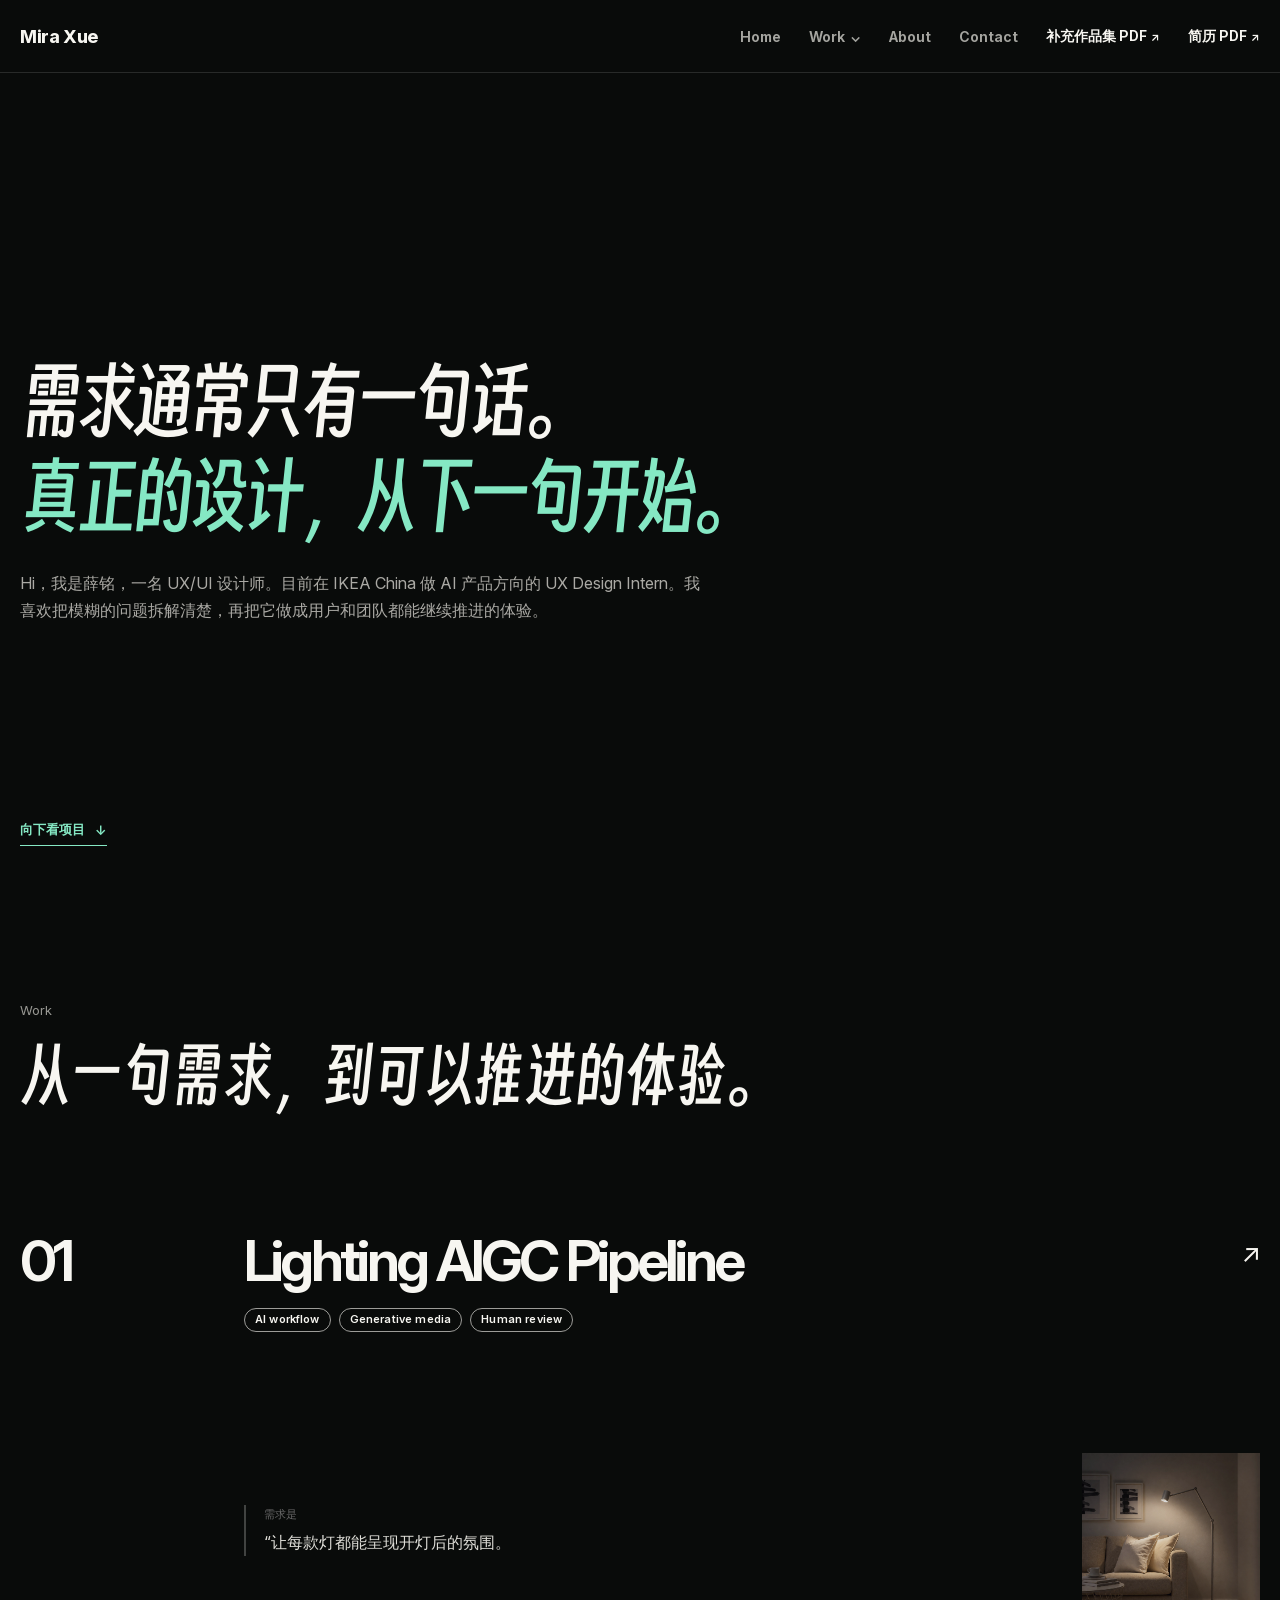
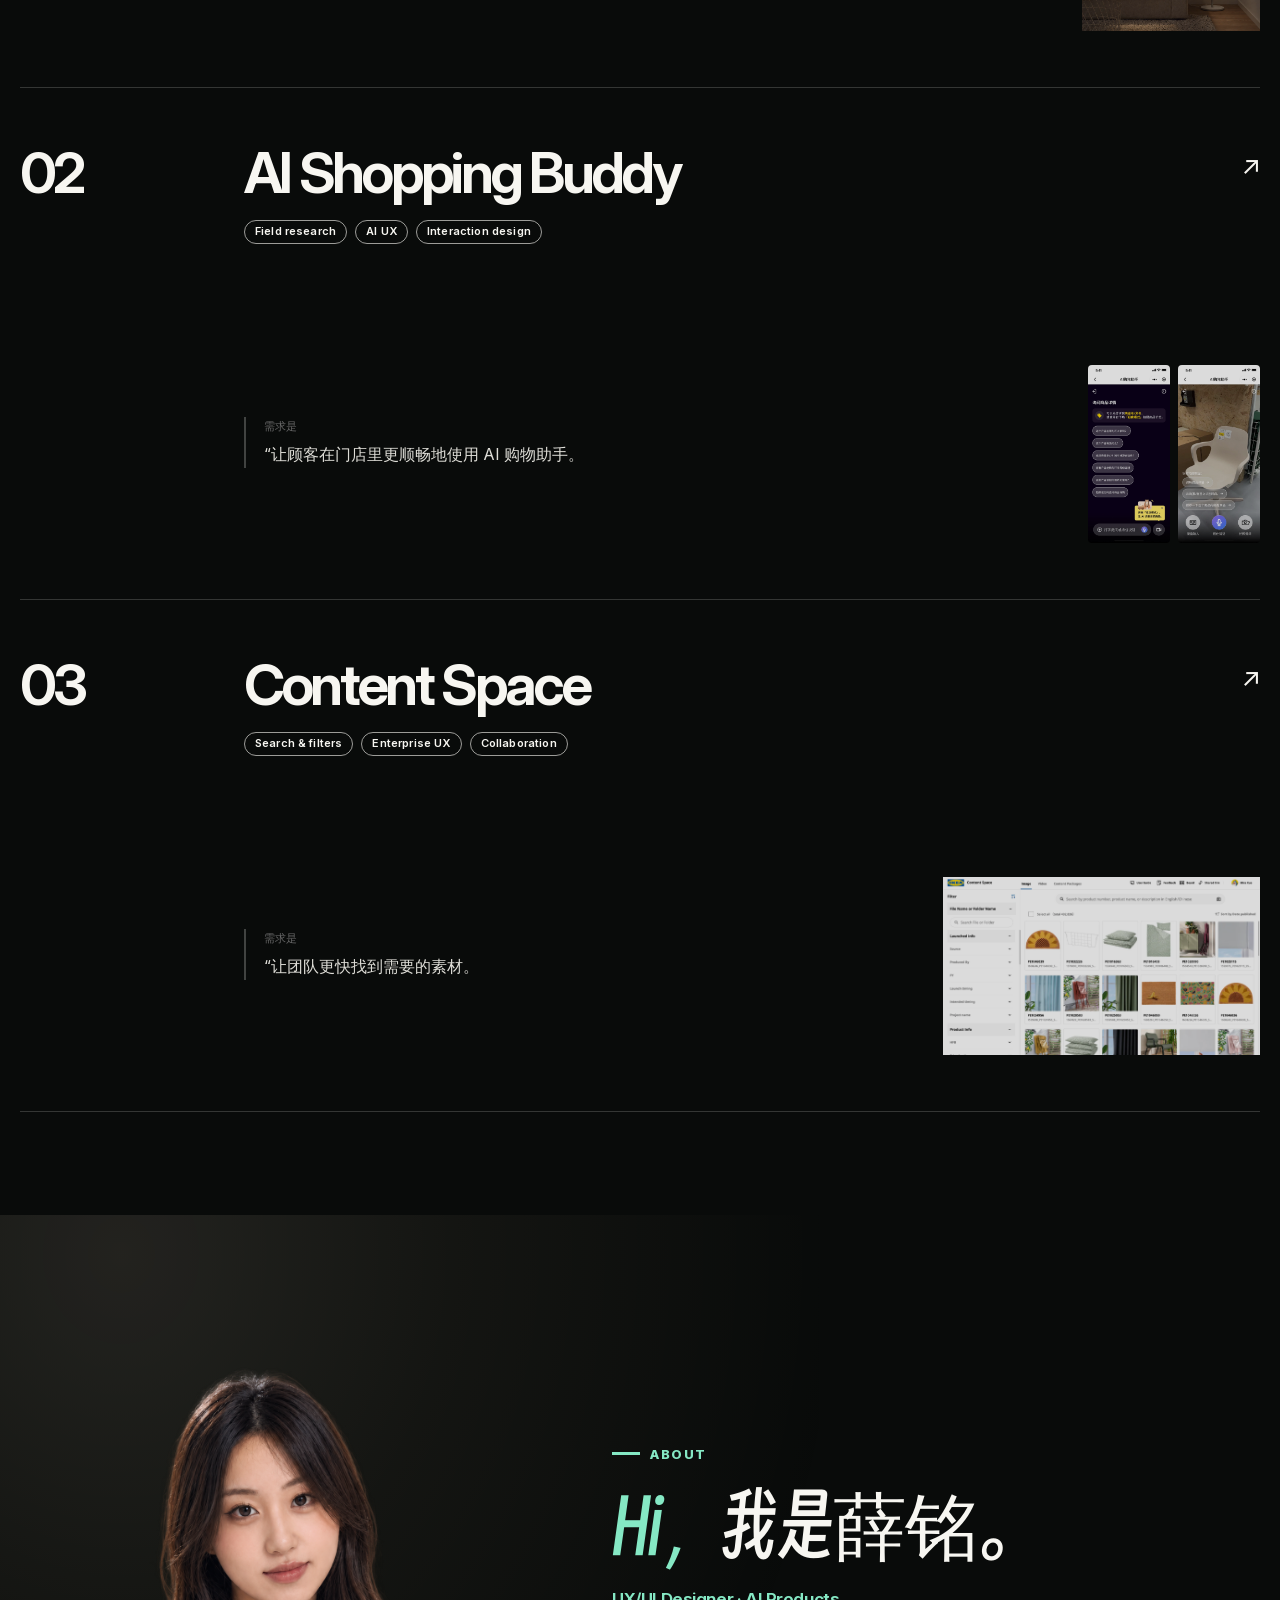
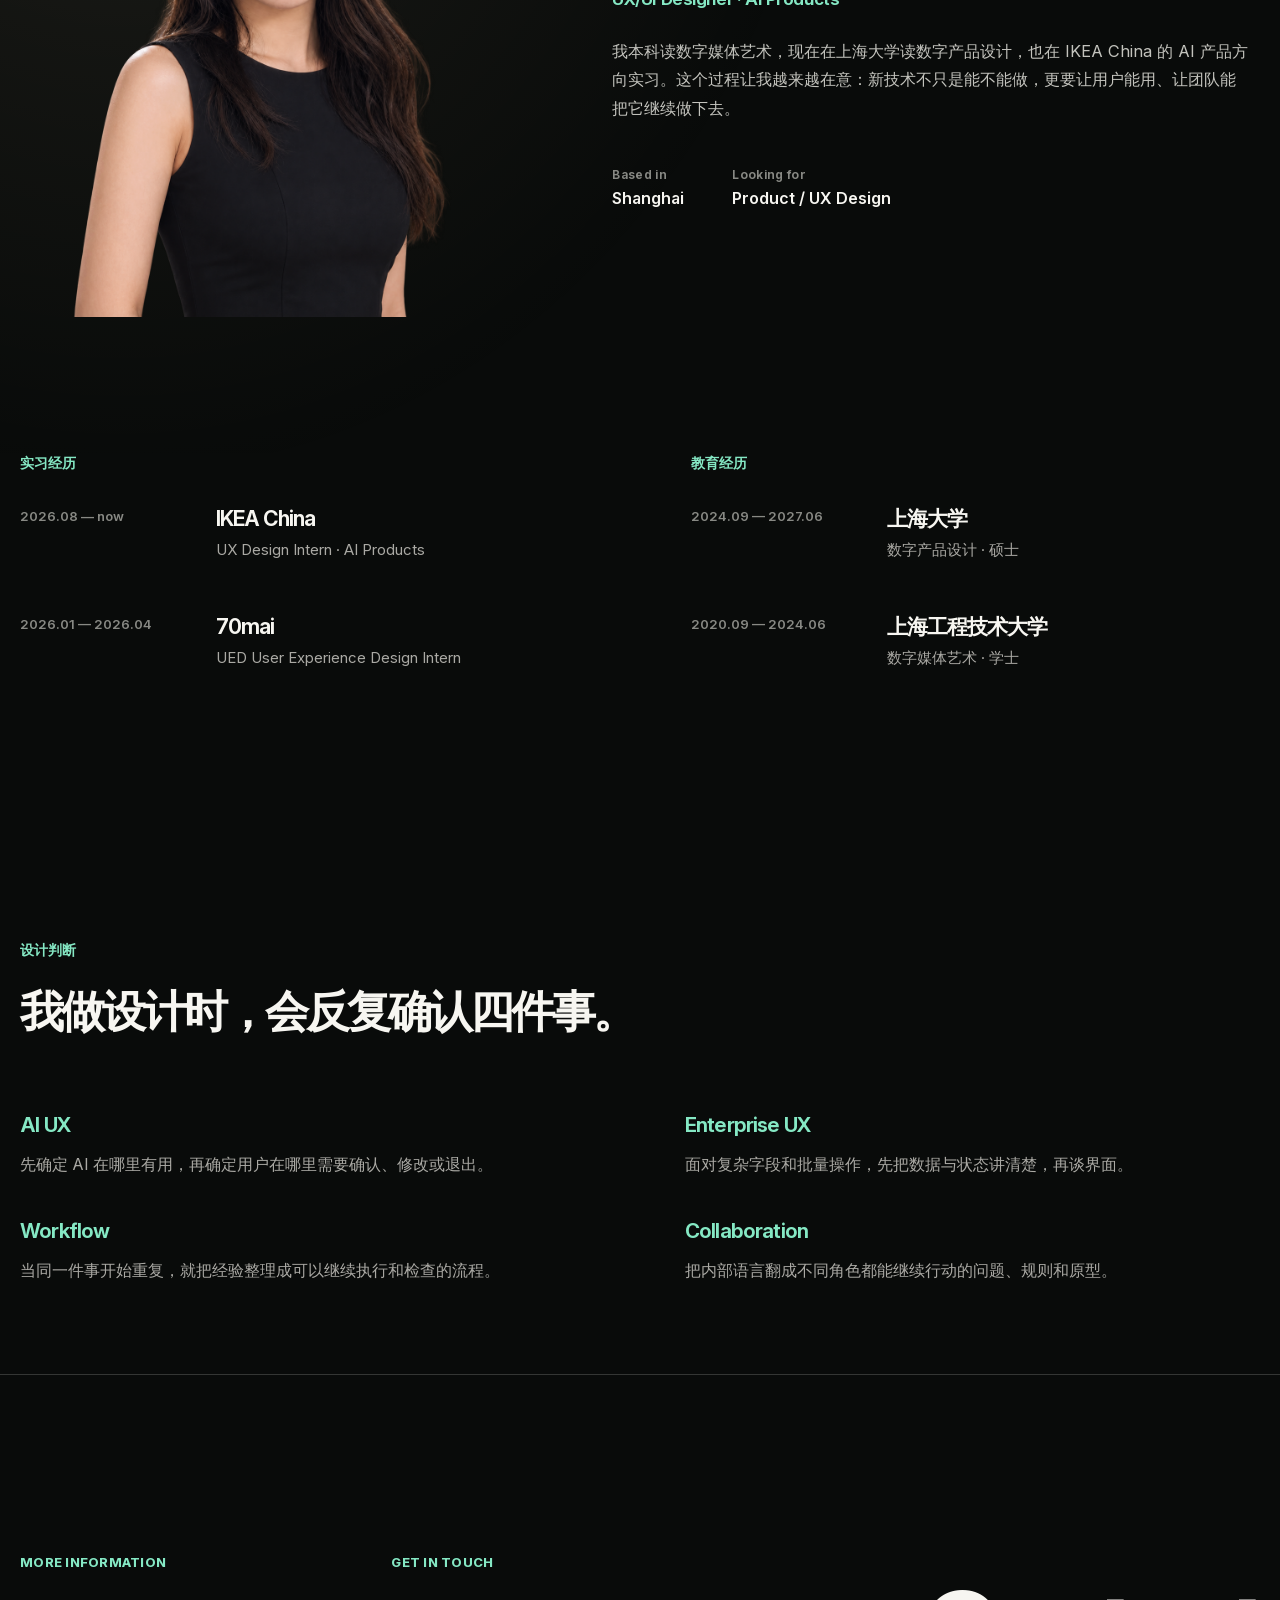
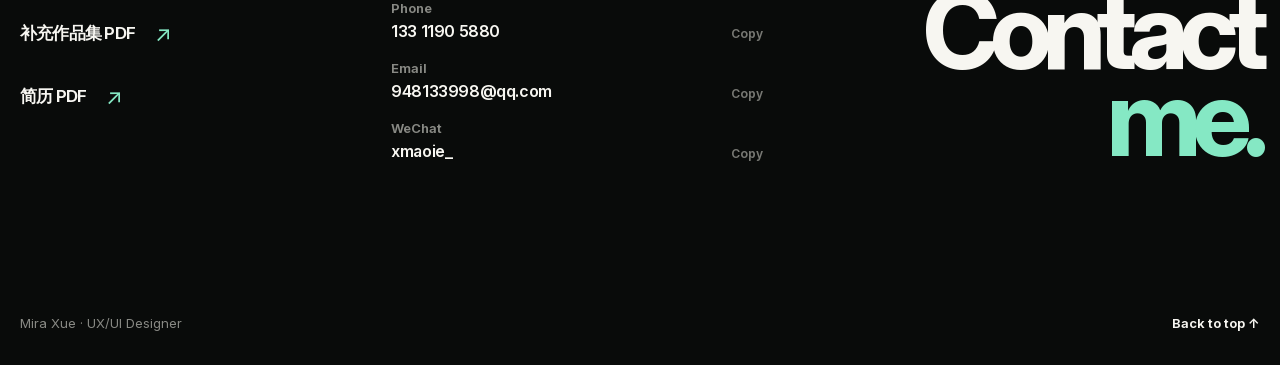
<file: index.html>
<!doctype html>
<html lang="zh-CN" class="home-scroll">
  <head>
    <meta charset="UTF-8" />
    <meta name="viewport" content="width=device-width, initial-scale=1.0" />
    <meta
      name="description"
      content="Mira Xue 的 IKEA AI 产品与 Enterprise UX 实习作品集。"
    />
    <title>Mira Xue · AI Product & Enterprise UX</title>
    <link
      rel="preload"
      href="assets/fonts/smiley-sans/SmileySans-Portfolio-Subset.woff2"
      as="font"
      type="font/woff2"
      crossorigin
    />
    <script>
      if (new URLSearchParams(window.location.search).get("heroFont") === "pingfang") {
        document.documentElement.dataset.heroFont = "pingfang";
      }
    </script>
    <link rel="stylesheet" href="styles.css?v=20261125-local2" />
  </head>
  <body class="home-page">
    <nav class="nav">
      <div class="shell nav-inner">
        <a class="brand" href="index.html">Mira Xue</a>
        <div class="nav-links">
          <a href="#home">Home</a>
          <div class="work-menu" data-work-menu>
            <button class="work-menu-trigger" type="button" aria-expanded="false" aria-controls="work-menu-list">Work <span aria-hidden="true">⌄</span></button>
            <div class="work-menu-list" id="work-menu-list" hidden>
              <a class="work-menu-all" href="#work">All Projects <span aria-hidden="true">↓</span></a>
              <a href="lighting.html"><span class="work-menu-number">01</span> Lighting AIGC Pipeline</a>
              <a href="shopping-buddy.html"><span class="work-menu-number">02</span> AI Shopping Buddy</a>
              <a href="content-space.html"><span class="work-menu-number">03</span> Content Space</a>
            </div>
          </div>
          <a href="#about">About</a>
          <a href="#contact">Contact</a>
          <a class="nav-resource" href="documents/profile/%E8%96%9B%E9%93%AD-%E8%A1%A5%E5%85%85%E4%BD%9C%E5%93%81%E9%9B%86-%E4%BA%A7%E5%93%81%E4%BD%93%E9%AA%8C%E8%AE%BE%E8%AE%A1.pdf" target="_blank" rel="noopener noreferrer" aria-label="查看补充作品集 PDF（在新标签页打开）">补充作品集 PDF</a>
          <a class="nav-resource" href="documents/profile/resume.pdf" target="_blank" rel="noopener noreferrer" aria-label="查看简历 PDF（在新标签页打开）">简历 PDF</a>
        </div>
      </div>
    </nav>

    <header class="hero" id="home">
      <div class="shell hero-layout">
        <div class="hero-copy">
          <div class="hero-main">
            <h1 class="fade-up">
              <span>需求通常只有一句话。</span>
              <em>真正的设计，从下一句开始。</em>
            </h1>
            <p class="hero-intro fade-up">
              Hi，我是薛铭，一名 UX/UI 设计师。目前在 IKEA China 做 AI 产品方向的 UX Design Intern。我喜欢把模糊的问题拆解清楚，再把它做成用户和团队都能继续推进的体验。
            </p>
          </div>

          <div class="hero-footer fade-up">
            <a class="hero-scroll" href="#work">
              <span>向下看项目</span>
              <span aria-hidden="true">↓</span>
            </a>
          </div>
        </div>

      </div>
    </header>

    <main>
      <section class="section soft" id="work">
        <div class="shell">
          <div class="section-head fade-up">
            <div>
              <p class="work-kicker">Work</p>
              <h2 class="section-title">从一句需求，到可以推进的体验。</h2>
            </div>
          </div>

          <div class="project-index">
            <a class="project-row project-row-lighting fade-up" href="lighting.html">
              <div class="project-row-copy">
                <span class="project-number">01</span>
                <div>
                  <h3>Lighting AIGC Pipeline</h3>
                  <ul class="project-tags" aria-label="项目标签">
                    <li>AI workflow</li>
                    <li>Generative media</li>
                    <li>Human review</li>
                  </ul>
                  <div class="project-story">
                    <p class="project-brief"><span>需求是</span><q>让每款灯都能呈现开灯后的氛围。</q></p>
                    <p class="project-answer"><span>真正要设计的是</span><b>一套能支持重复生产、人工审核与取舍的工作流。</b></p>
                  </div>
                </div>
                <span class="project-open" aria-hidden="true">↗</span>
              </div>
              <figure class="project-row-media lighting-index-media">
                <img src="assets/lighting/night-on-optimized.jpg" alt="灯具夜间开灯场景" decoding="async" loading="lazy" />
                <figcaption>Day / night states</figcaption>
              </figure>
            </a>

            <a class="project-row project-row-shopping fade-up" href="shopping-buddy.html">
              <figure class="project-row-media shopping-index-media">
                <img src="assets/shopping/design/shopping-questions-cover.jpg" alt="AI 购物助手的商品提问引导界面" decoding="async" loading="lazy" />
                <img src="assets/shopping/design/shopping-cover.jpg" alt="AI 购物助手在门店中提供商品提问建议的界面" decoding="async" loading="lazy" />
                <figcaption>In-store AI experience</figcaption>
              </figure>
              <div class="project-row-copy">
                <span class="project-number">02</span>
                <div>
                  <h3>AI Shopping Buddy</h3>
                  <ul class="project-tags" aria-label="项目标签">
                    <li>Field research</li>
                    <li>AI UX</li>
                    <li>Interaction design</li>
                  </ul>
                  <div class="project-story">
                    <p class="project-brief"><span>需求是</span><q>让顾客在门店里更顺畅地使用 AI 购物助手。</q></p>
                    <p class="project-answer"><span>真正要设计的是</span><b>从门店观察出发，完善提问引导、商品识别和找货体验。</b></p>
                  </div>
                </div>
                <span class="project-open" aria-hidden="true">↗</span>
              </div>
            </a>

            <a class="project-row project-row-content fade-up" href="content-space.html">
              <div class="project-row-copy">
                <span class="project-number">03</span>
                <div>
                  <h3>Content Space</h3>
                  <ul class="project-tags" aria-label="项目标签">
                    <li>Search &amp; filters</li>
                    <li>Enterprise UX</li>
                    <li>Collaboration</li>
                  </ul>
                  <div class="project-story">
                    <p class="project-brief"><span>需求是</span><q>让团队更快找到需要的素材。</q></p>
                    <p class="project-answer"><span>真正要设计的是</span><b>让高频筛选更容易找到，也让内容协作中的状态清晰可追溯。</b></p>
                  </div>
                </div>
                <span class="project-open" aria-hidden="true">↗</span>
              </div>
              <figure class="project-row-media project-row-media-ui">
                <img src="assets/content-space/gallery-overview.webp" alt="Content Space Gallery 界面" decoding="async" loading="lazy" />
                <figcaption>Search · collaboration</figcaption>
              </figure>
            </a>
          </div>
        </div>
      </section>

      <section class="section blue" id="practice" hidden>
        <div class="shell">
          <div class="section-head fade-up">
            <div>
              <p class="eyebrow" style="color: var(--yellow)">Practice</p>
              <h2 class="section-title">会后反复找资料，也是一种可以被设计的问题。</h2>
            </div>
            <p class="section-copy">这些实践从自己的重复工作开始：会议结束后还要翻录音、找项目背景，AI 生成了内容却没有留下可靠证据。</p>
          </div>

          <div class="practice-stack">
            <article class="practice-story fade-up">
              <p class="eyebrow">Meeting Workbench</p>
              <div>
                <h3>真正麻烦的不是开会，是会后重新拼上下文。</h3>
                <p>
                  录音、转写、相关项目和下一步原本散在不同地方。工作台先只串起一条具体链路：
                  记录会议，补回项目上下文，再把结论变成可以继续跟进的事项。
                </p>
              </div>
              <span class="practice-status">可运行原型</span>
            </article>

            <article class="practice-story fade-up">
              <p class="eyebrow">Agent Workloop</p>
              <div>
                <h3>AI 可以整理和执行，但不能替我决定什么值得相信。</h3>
                <p>
                  项目上下文、Evidence Log 和 Skill 负责保留事实与规则；
                  Agent 处理查找和重复执行，我保留问题定义、异常判断和最终发布。
                </p>
              </div>
              <span class="practice-status">持续使用中</span>
            </article>
          </div>
        </div>
      </section>

      <section class="section soft" id="about" data-light-reveal>
        <div class="shell about-profile">
          <figure class="about-portrait fade-up">
            <img src="assets/profile/ming-xue-portrait-cutout.png" alt="薛铭的个人肖像" decoding="async" loading="lazy" />
          </figure>

          <div class="about-profile-main fade-up">
            <p class="eyebrow">About</p>
            <h2><span>Hi，</span>我是薛铭。</h2>
            <p class="about-role">UX/UI Designer · AI Products</p>
            <p class="about-bio">
              我本科读数字媒体艺术，现在在上海大学读数字产品设计，也在 IKEA China 的 AI 产品方向实习。这个过程让我越来越在意：新技术不只是能不能做，更要让用户能用、让团队能把它继续做下去。
            </p>
            <dl class="about-facts">
              <div>
                <dt>Based in</dt>
                <dd>Shanghai</dd>
              </div>
              <div>
                <dt>Looking for</dt>
                <dd>Product / UX Design</dd>
              </div>
            </dl>
          </div>

          <div class="about-history">
            <section class="about-history-group fade-up" aria-labelledby="experience-heading">
              <p class="about-history-label" id="experience-heading">实习经历</p>
              <ol class="about-history-list">
                <li>
                  <time datetime="2026-08">2026.08 — now</time>
                  <div>
                    <h3>IKEA China</h3>
                    <p>UX Design Intern · AI Products</p>
                  </div>
                </li>
                <li>
                  <time datetime="2026-01">2026.01 — 2026.04</time>
                  <div>
                    <h3>70mai</h3>
                    <p>UED User Experience Design Intern</p>
                  </div>
                </li>
              </ol>
            </section>

            <section class="about-history-group fade-up" aria-labelledby="education-heading">
              <p class="about-history-label" id="education-heading">教育经历</p>
              <ol class="about-history-list">
                <li>
                  <time datetime="2024-09">2024.09 — 2027.06</time>
                  <div>
                    <h3>上海大学</h3>
                    <p>数字产品设计 · 硕士</p>
                  </div>
                </li>
                <li>
                  <time datetime="2020-09">2020.09 — 2024.06</time>
                  <div>
                    <h3>上海工程技术大学</h3>
                    <p>数字媒体艺术 · 学士</p>
                  </div>
                </li>
              </ol>
            </section>
          </div>

          <section class="about-principles fade-up" aria-labelledby="principles-heading">
            <p class="about-history-label" id="principles-heading">设计判断</p>
            <h3>我做设计时，会反复确认四件事。</h3>
            <div class="about-principles-grid">
              <article>
                <strong>AI UX</strong>
                <p>先确定 AI 在哪里有用，再确定用户在哪里需要确认、修改或退出。</p>
              </article>
              <article>
                <strong>Enterprise UX</strong>
                <p>面对复杂字段和批量操作，先把数据与状态讲清楚，再谈界面。</p>
              </article>
              <article>
                <strong>Workflow</strong>
                <p>当同一件事开始重复，就把经验整理成可以继续执行和检查的流程。</p>
              </article>
              <article>
                <strong>Collaboration</strong>
                <p>把内部语言翻成不同角色都能继续行动的问题、规则和原型。</p>
              </article>
            </div>
          </section>
        </div>
      </section>
    </main>

    <footer class="footer" id="contact">
      <div class="shell footer-content">
        <section class="footer-column footer-information" aria-labelledby="more-information-title">
          <p class="footer-eyebrow" id="more-information-title">More information</p>
          <nav class="footer-documents" aria-label="资料下载">
            <a href="documents/profile/%E8%96%9B%E9%93%AD-%E8%A1%A5%E5%85%85%E4%BD%9C%E5%93%81%E9%9B%86-%E4%BA%A7%E5%93%81%E4%BD%93%E9%AA%8C%E8%AE%BE%E8%AE%A1.pdf" target="_blank" rel="noopener noreferrer">
              <span>补充作品集 PDF</span>
              <i aria-hidden="true">↗</i>
            </a>
            <a href="documents/profile/resume.pdf" target="_blank" rel="noopener noreferrer">
              <span>简历 PDF</span>
              <i aria-hidden="true">↗</i>
            </a>
          </nav>
        </section>

        <address class="footer-column footer-get-in-touch">
          <p class="footer-eyebrow">Get in touch</p>
          <div class="footer-contacts">
          <button class="footer-contact-copy" type="button" data-copy="13311905880" aria-label="复制手机号码 133 1190 5880">
            <span>Phone</span>
            <strong>133 1190 5880</strong>
            <i aria-hidden="true" data-copy-status>Copy</i>
          </button>
          <button class="footer-contact-copy" type="button" data-copy="948133998@qq.com" aria-label="复制邮箱 948133998@qq.com">
            <span>Email</span>
            <strong>948133998@qq.com</strong>
            <i aria-hidden="true" data-copy-status>Copy</i>
          </button>
          <button class="footer-contact-copy" type="button" data-copy="xmaoie_" aria-label="复制微信号 xmaoie_">
            <span>WeChat</span>
            <strong>xmaoie_</strong>
            <i aria-hidden="true" data-copy-status>Copy</i>
          </button>
          </div>
        </address>

        <div class="footer-statement" aria-label="Contact me">
          <h2><span>Contact</span><span>me.</span></h2>
        </div>

        <div class="footer-meta">
          <span>Mira Xue · UX/UI Designer</span>
          <a href="#home">Back to top ↑</a>
        </div>
      </div>
    </footer>
    <script src="main.js?v=20261125-local2"></script>
  </body>
</html>
</file>
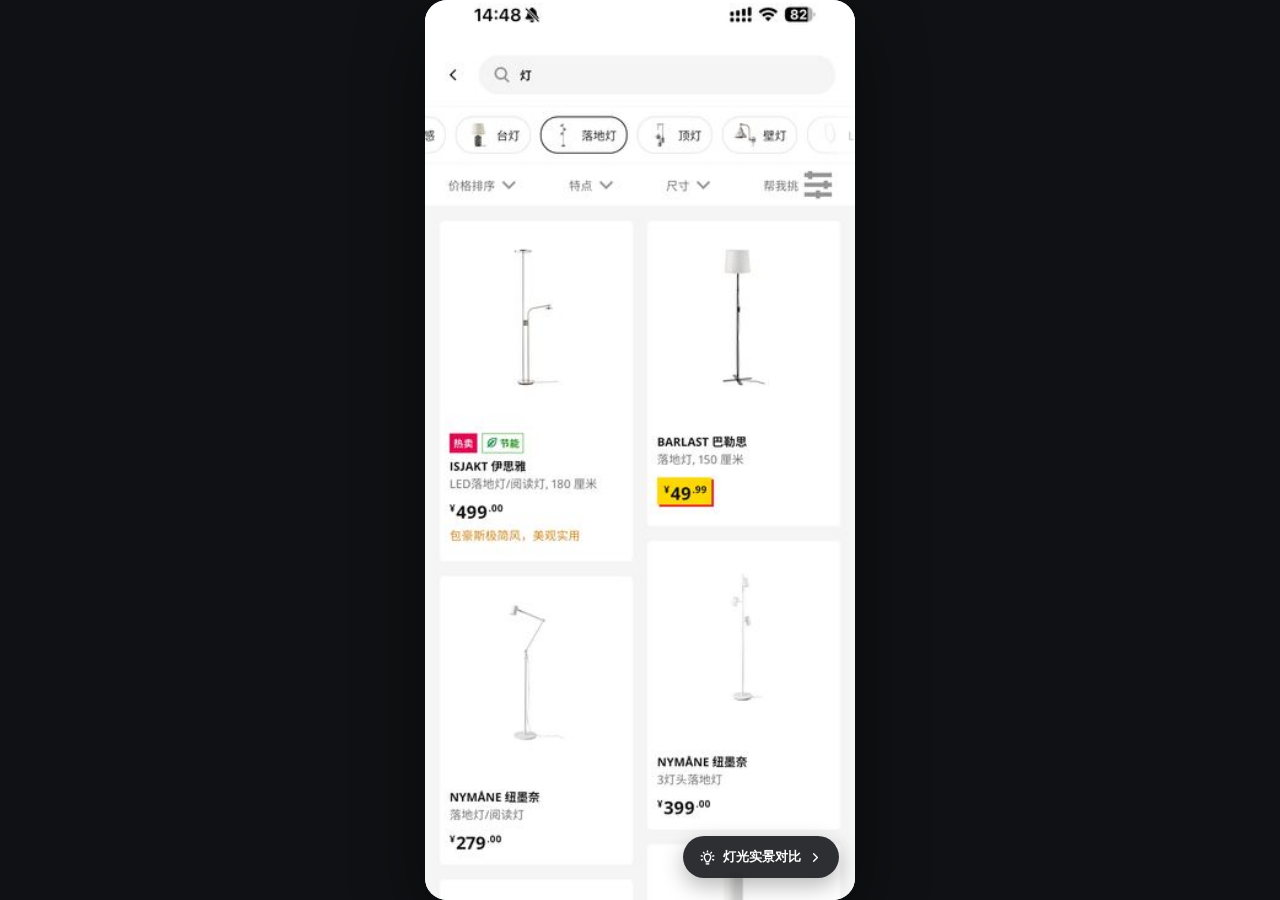
<file: demos/lighting/index.html>
<!DOCTYPE html>
<html lang="zh-CN" data-page-node-id="zxvU6IY2RfWvYJqFg109gv">
<head data-page-node-id="UwTJm0FZI11CjmyKO7BxGW">
<meta charset="UTF-8" data-page-node-id="6sMzGxuCZdis2Hr7qnBzpM">
<meta name="viewport" content="width=device-width, initial-scale=1.0, viewport-fit=cover" data-page-node-id="K6vFR3BdGA2wCUTnQAIcyX">
<title>IKEA 落地灯 · 灯光实景对比</title>
<link rel="stylesheet" href="css/style-night-off-first.css?v=20261010-9" data-page-node-id="ZNF41VHltuzGm7Gbo3FrqX">
<style>
  .empty-state { grid-column: 1 / -1; margin: 24px auto; padding: 28px 18px; color: #777; font-size: 15px; text-align: center; }
</style>
</head>
<body data-page-node-id="mcjIFHdpg2k539excWmQCt">

<div class="app" id="app" data-view="plp" data-page-node-id="gEpogOz8lrdQEm0faKnHM6">

  <!-- ============ 视图 1：入口 PLP（直接放用户提供的截图） ============ -->
  <section class="view active" id="viewPlp" data-page-node-id="xCc8o3vPQjnPqTU8XiUdSH">
    <div class="plp-bg-wrap" data-page-node-id="PEvgMWGYyRbHDtfB1tnzz8">
      <img class="plp-bg" src="assets/plp-screenshot-top-mobile.jpg" alt="IKEA 落地灯 PLP" data-page-node-id="PKdgxqTvjT2PHAcVfAUo0L">
    </div>
  </section>

  <!-- 悬浮入口：进入灯光实景对比模式 -->
  <button class="fab" id="fabEnter" data-page-node-id="3NP6psZmBneWxzJRZRMSxS">
    <span class="fab-ic" data-page-node-id="aDkM5tMFOTR5WLC67HOr5l">
      <svg viewBox="0 0 24 24" width="17" height="17" fill="none" xmlns="http://www.w3.org/2000/svg" data-page-node-id="k0MDt3SHZ2Epokm5q4VxOR">
        <path d="M9.50015 19.999H14.5002V21.999H9.50015V19.999Z" fill="currentColor" data-page-node-id="L2QAzWtolQz7BH9hPmNYDi"/>
        <path fill-rule="evenodd" clip-rule="evenodd" d="M9.51856 8.93091C8.92184 9.5163 8.50024 10.4244 8.50024 11.7133C8.50024 12.6067 8.89138 13.4794 9.48026 14.4846C9.60127 14.6911 9.73496 14.909 9.8739 15.1354C10.23 15.7158 10.6206 16.3524 10.921 16.999H13.0684C13.3712 16.3281 13.7758 15.6715 14.1419 15.0774C14.2695 14.8703 14.3925 14.6708 14.5048 14.4809C15.1022 13.471 15.5002 12.6017 15.5002 11.7133C15.5002 10.4244 15.0787 9.5163 14.4819 8.93091C13.8791 8.33954 13.0175 7.999 12.0002 7.999C10.9829 7.999 10.1214 8.33954 9.51856 8.93091ZM8.11797 7.5032C9.14383 6.49682 10.5323 5.999 12.0002 5.999C13.4682 5.999 14.8567 6.49682 15.8825 7.5032C16.9145 8.51556 17.5002 9.96458 17.5002 11.7133C17.5002 13.182 16.8436 14.4556 16.2262 15.4992C16.066 15.7699 15.9111 16.0224 15.7642 16.2618C15.297 17.0233 14.9116 17.6515 14.7026 18.304L14.48 18.999H9.53656L9.30456 18.3241C9.08272 17.6787 8.70583 17.0628 8.25647 16.3284C8.09707 16.0679 7.92856 15.7925 7.75461 15.4956C7.14036 14.4471 6.50024 13.177 6.50024 11.7133C6.50024 9.96458 7.08601 8.51556 8.11797 7.5032Z" fill="currentColor" data-page-node-id="Nes6ZwROjUJFdJATCBr4pG"/>
        <path d="M3.04352 16.453L5.94386 15.5129C5.61056 14.9395 5.35635 14.3145 5.19616 13.6528L2.33578 14.5799C2.50967 15.233 2.74799 15.8597 3.04352 16.453Z" fill="currentColor" data-page-node-id="UIAn2oGGU3GGtP8ARmGuZf"/>
        <path d="M2.13452 10.3546L5.03499 11.2947C5.10323 10.6126 5.26939 9.95937 5.51921 9.34924L2.65888 8.42212C2.42237 9.0392 2.24525 9.6857 2.13452 10.3546Z" fill="currentColor" data-page-node-id="FdNIln8GvhLTLKfyOCwKOu"/>
        <path d="M5.1179 4.74465L6.90375 7.20106C7.36207 6.71454 7.88927 6.29365 8.46979 5.95397L6.69933 3.51872C6.13137 3.87443 5.6017 4.2856 5.1179 4.74465Z" fill="currentColor" data-page-node-id="zWT95hsDEU8qO7JIlD4R0e"/>
        <path d="M10.9899 2.05034V5.0723C11.6428 4.97795 12.3364 4.97693 12.9899 5.06944V2.04837C12.3319 1.9837 11.6475 1.98439 10.9899 2.05034Z" fill="currentColor" data-page-node-id="7potkdcgeAA3fVXfGMz7Jc"/>
        <path d="M17.2867 3.51024L15.516 5.9458C16.0973 6.28412 16.6254 6.70376 17.0848 7.18913L18.87 4.73357C18.3855 4.27533 17.8552 3.86502 17.2867 3.51024Z" fill="currentColor" data-page-node-id="gAfG82CGUCMNdt8bfGLSNm"/>
        <path d="M21.3385 8.41637L18.4782 9.34348C18.7286 9.95338 18.8953 10.6064 18.9642 11.2884L21.8641 10.3485C21.7529 9.67967 21.5754 9.03331 21.3385 8.41637Z" fill="currentColor" data-page-node-id="OMc4znTmPMJqshYEWlHfW9"/>
        <path d="M21.6622 14.5859L18.8022 13.6588C18.6414 14.3204 18.3866 14.9453 18.0528 15.5184L20.9533 16.4585C21.2492 15.8654 21.4879 15.2388 21.6622 14.5859Z" fill="currentColor" data-page-node-id="BtvUXX9SZFsGPtjXOS9k9I"/>
      </svg>
    </span>
    <span class="fab-txt" data-page-node-id="B01h8G5WYm8hJ0B9EnB7ZB">灯光实景对比</span>
    <svg viewBox="0 0 24 24" width="15" height="15" fill="none" data-page-node-id="wEBjSmT8a6FMUhegW8UoFE"><path d="M9 6l6 6-6 6" stroke="currentColor" stroke-width="2.2" stroke-linecap="round" stroke-linejoin="round" data-page-node-id="3mVsxIesUx4AeU4VFVnPp1"/></svg>
  </button>

  <!-- ============ 视图 2：灯光实景对比模式 ============ -->
  <section class="view" id="viewCompare" data-page-node-id="kCvWGUxd06gylA9kk38T9E">
    <div class="ios-status-bar" aria-label="iOS 状态栏">
      <img class="ios-status-bar-svg" src="assets/ios-status-bar.svg" alt="" aria-hidden="true">
    </div>
    <div class="cmp-top" data-page-node-id="CMPPZzkchP77QEAx3wUywU">
      <button class="back-btn" id="btnBack" aria-label="返回" data-page-node-id="UB9vNSmOx5PZUFCoxLSZyz">
        <svg viewBox="0 0 24 24" width="22" height="22" data-page-node-id="9mo1nc6gKf3r6GjGaPP6Pw"><path d="M15 5l-7 7 7 7" fill="none" stroke="currentColor" stroke-width="2.2" stroke-linecap="round" stroke-linejoin="round" data-page-node-id="tOcT8ZR4xYOxbNABbQD9oJ"/></svg>
      </button>
      <div class="cmp-title" data-page-node-id="BrM5GvvR7OAbQbmkH02XND">
        <strong data-page-node-id="18hUMaeemiGiPVVFt7epXf">灯光实景对比</strong>
      </div>
      <span class="cmp-spacer" data-page-node-id="RPPsuvzkaI1mbP8qVrTL4J"></span>
    </div>

    <!-- 控制条：左 Day/Night · 右 Light On/Off -->
    <div class="ctlbar" data-page-node-id="2GLzjpgLNpa71V8GmOhqwx">
      <div class="sw-group" data-page-node-id="tWq6cjrJbRDUScAtT5QcTU">
        <button class="sw" id="swMode" data-v="day" aria-label="Day / Night 切换" data-page-node-id="3vDiOeucFyIf5N9odPCVXH">
          <svg class="sw-svg" viewBox="0 0 105 32" aria-hidden="true" data-page-node-id="wwzLVFFpH2mZNSA3K9U2Pr">
            <rect class="sw-rail" x="0" y="0" width="105" height="32" rx="16" data-page-node-id="FqdN05vZ9xFxFxLD766eoz"/>
            <g class="sw-pill" data-page-node-id="IeLslma453OFwYBOTKR2Mw"><rect x="2" y="2" width="48" height="28" rx="14" data-page-node-id="xwp9ufcPfM733qL0GfVeGt"/></g>
            <!-- 左：夜间（月亮） -->
            <path class="i-l" fill-rule="evenodd" d="M25.8545 8L25.6114 9.25479C25.2284 11.2327 25.7545 13.3201 27.2087 14.778C28.6697 16.2429 30.7634 16.7674 32.7422 16.3728L34 16.1219L33.7778 17.3849C33.5062 18.9289 32.7735 20.4085 31.582 21.6001C28.5204 24.6619 23.3496 24.8777 20.236 21.7638C17.1225 18.65 17.3381 13.479 20.3997 10.4173C21.5864 9.23045 23.0588 8.49873 24.5961 8.22449L25.8545 8ZM23.7396 10.2802C22.9754 10.5802 22.259 11.039 21.6404 11.6576C19.2114 14.0869 19.0997 18.1461 21.4768 20.5234C23.8537 22.9005 27.9123 22.7889 30.3412 20.3597C30.9627 19.7382 31.423 19.0179 31.7228 18.2494C29.6439 18.3146 27.5402 17.5948 25.9663 16.0168C24.4007 14.4471 23.6828 12.3524 23.7396 10.2802Z" data-page-node-id="v6ifm0wHpj6K0DQA54r2hp"/>
            <!-- 右：白天（太阳） -->
            <g class="i-r" data-page-node-id="CA6SwMGB1wjGJYkb6ZO0Ja">
              <path d="M78 10V6H80V10H78Z" data-page-node-id="xQwlPc5TiaYEjCIBZ7yQP5"/>
              <path fill-rule="evenodd" d="M75 16C75 13.7909 76.7909 12 79 12C81.2091 12 83 13.7909 83 16C83 18.2091 81.2091 20 79 20C76.7909 20 75 18.2091 75 16ZM79 14C77.8954 14 77 14.8954 77 16C77 17.1046 77.8954 18 79 18C80.1046 18 81 17.1046 81 16C81 14.8954 80.1046 14 79 14Z" data-page-node-id="HC60MRHuHazq2jJJlQYlzE"/>
              <path d="M78 22V26H80V22H78Z" data-page-node-id="KZiO0ndZSsQOGJUkOVfd4E"/>
              <path d="M73 17H69V15H73V17Z" data-page-node-id="0APlDbuLTbFzG0ybD6KBEJ"/>
              <path d="M85 17H89V15H85V17Z" data-page-node-id="GjL8WS2G2m5HTKbWN2EsB5"/>
              <path d="M82.293 11.2927L85.293 8.29272L86.7072 9.70694L83.7072 12.7069L82.293 11.2927Z" data-page-node-id="tYkqcwfk3qhu49mEA9t11B"/>
              <path d="M74.293 19.2927L71.293 22.2927L72.7072 23.7069L75.7072 20.7069L74.293 19.2927Z" data-page-node-id="03GDxZMdTpYaIdbPMVRx9Q"/>
              <path d="M74.293 12.7069L71.293 9.70694L72.7072 8.29272L75.7072 11.2927L74.293 12.7069Z" data-page-node-id="p36pfnE90cltcOGVZUxpJX"/>
              <path d="M82.293 20.7069L85.293 23.7069L86.7072 22.2927L83.7072 19.2927L82.293 20.7069Z" data-page-node-id="45Hx7SkZ0QjXWjbYHLfKsY"/>
            </g>
          </svg>
          <span class="half left" data-val="night" data-page-node-id="Pi9ZxjUNMcnmPn5512pdJf"></span>
          <span class="half right" data-val="day" data-page-node-id="qMnALIDaeBEhFQbg0sVcwG"></span>
        </button>
      </div>

      <div class="sw-group" data-page-node-id="yMUNFy77rd5NAIr9ZpAwSR">
        <button class="sw" id="swLight" data-v="on" aria-label="Light On / Off 切换" data-page-node-id="cmkDBzRS9CDBn1nq3PBGiO">
          <svg class="sw-svg" viewBox="0 0 105 32" aria-hidden="true" data-page-node-id="dflUkEg1zFbTD6NHNXZq4g">
            <rect class="sw-rail" x="0" y="0" width="105" height="32" rx="16" data-page-node-id="sJkmZi37jtVz452BYGBZGJ"/>
            <g class="sw-pill" data-page-node-id="wRCVbiAOdEUwJRCFvBvhPe"><rect x="2" y="2" width="48" height="28" rx="14" data-page-node-id="DDzUAlBfYeBsh1bTdQcbY2"/></g>
            <!-- 左：灯关 -->
            <path class="i-l" fill-rule="evenodd" d="M26 6C24.1111 6 22.345 6.65481 21.0491 7.95505C19.7491 9.25934 19 11.1344 19 13.4286C19 15.383 19.9355 16.7588 20.8077 17.9959C21.6531 19.1921 22.7929 21.2946 23.2192 23H28.7808C29.2071 21.2946 30.3469 19.1921 31.1923 17.9959C32.0645 16.7588 33 15.383 33 13.4286C33 11.1344 32.2509 9.25934 30.9509 7.95505C29.655 6.65481 27.8889 6 26 6ZM21 13.4286C21 11.5806 21.5941 10.2414 22.4656 9.36692C23.3413 8.4884 24.5752 8 26 8C27.4248 8 28.6587 8.4884 29.5344 9.36692C30.4059 10.2414 31 11.5806 31 13.4286C31 14.6884 30.4355 15.5984 29.5577 16.8434C28.8278 17.8739 27.8037 19.3202 27.2492 21H24.7508C24.1963 19.3202 23.3268 18.0926 22.5969 17.0621C21.7191 15.817 21 14.6884 21 13.4286Z" data-page-node-id="3IetU3m30kmnM6DWXbhxKD"/>
            <path class="i-l" d="M28.7804 24H23.2234V26H28.7804V24Z" data-page-node-id="3LpBa4BdEKCEw01M6a8hku"/>
            <!-- 右：灯开 -->
            <g class="i-r" data-page-node-id="QVmRyujQwrYkyRN2GLxRZl">
              <path d="M76.5001 23.999H81.5002V25.999H76.5001V23.999Z" data-page-node-id="SY8TsVPwjmIKEJuSJTb9hf"/>
              <path fill-rule="evenodd" d="M76.5186 12.9309C75.9218 13.5163 75.5002 14.4244 75.5002 15.7133C75.5002 16.6067 75.8914 17.4794 76.4803 18.4846C76.6013 18.6911 76.735 18.909 76.8739 19.1354C77.23 19.7158 77.6206 20.3524 77.921 20.999H80.0684C80.3712 20.3281 80.7758 19.6715 81.1419 19.0774C81.2695 18.8703 81.3925 18.6708 81.5048 18.4809C82.1022 17.471 82.5002 16.6017 82.5002 15.7133C82.5002 14.4244 82.0787 13.5163 81.4819 12.9309C80.8791 12.3395 80.0175 11.999 79.0002 11.999C77.9829 11.999 77.1214 12.3395 76.5186 12.9309ZM75.118 11.5032C76.1438 10.4968 77.5323 9.999 79.0002 9.999C80.4682 9.999 81.8567 10.4968 82.8825 11.5032C83.9145 12.5156 84.5002 13.9646 84.5002 15.7133C84.5002 17.182 83.8436 18.4556 83.2262 19.4992C83.066 19.7699 82.9111 20.0224 82.7642 20.2618C82.297 21.0233 81.9116 21.6515 81.7026 22.304L81.48 22.999H76.5366L76.3046 22.3241C76.0827 21.6787 75.7058 21.0628 75.2565 20.3284C75.0971 20.0679 74.9286 19.7925 74.7546 19.4956C74.1404 18.4471 73.5002 17.177 73.5002 15.7133C73.5002 13.9646 74.086 12.5156 75.118 11.5032Z" data-page-node-id="TE0jtXw6soeRhx0QC2rCSG"/>
              <path d="M70.0435 20.453L72.9439 19.5129C72.6106 18.9395 72.3563 18.3145 72.1962 17.6528L69.3358 18.5799C69.5097 19.233 69.748 19.8597 70.0435 20.453Z" data-page-node-id="NBEmNjPhPMFus77G9KShjg"/>
              <path d="M69.1345 14.3546L72.035 15.2947C72.1032 14.6126 72.2694 13.9594 72.5192 13.3492L69.6589 12.4221C69.4224 13.0392 69.2453 13.6857 69.1345 14.3546Z" data-page-node-id="ewEBUwdczuJXvFihTzqhsf"/>
              <path d="M72.1179 8.74465L73.9038 11.2011C74.3621 10.7145 74.8893 10.2936 75.4698 9.95397L73.6993 7.51872C73.1314 7.87443 72.6017 8.2856 72.1179 8.74465Z" data-page-node-id="xfWztkEhHOEzBZWJ9tNFNX"/>
              <path d="M77.9899 6.05034V9.0723C78.6428 8.97795 79.3364 8.97693 79.9899 9.06944V6.04837C79.3319 5.9837 78.6475 5.98439 77.9899 6.05034Z" data-page-node-id="pQJUdYfDYwtNPx5Y75aXq8"/>
              <path d="M84.2867 7.51024L82.516 9.9458C83.0973 10.2841 83.6254 10.7038 84.0848 11.1891L85.87 8.73357C85.3855 8.27533 84.8552 7.86502 84.2867 7.51024Z" data-page-node-id="EMWYCsqMv3zdHNOzQakPDT"/>
              <path d="M88.3385 12.4164L85.4782 13.3435C85.7286 13.9534 85.8953 14.6064 85.9642 15.2884L88.8641 14.3485C88.7529 13.6797 88.5754 13.0333 88.3385 12.4164Z" data-page-node-id="VXEqssPvkskvVgJoMfZUom"/>
              <path d="M88.6622 18.5859L85.8022 17.6588C85.6414 18.3204 85.3866 18.9453 85.0528 19.5184L87.9533 20.4585C88.2492 19.8654 88.4879 19.2388 88.6622 18.5859Z" data-page-node-id="8JDQYjIrZyWRPe1UBYUEqs"/>
            </g>
          </svg>
          <span class="half left" data-val="off" data-page-node-id="XNXagKN8naOQQwdudwyEW9"></span>
          <span class="half right" data-val="on" data-page-node-id="lxOuTpqXxT0PLwtMU0pTF5"></span>
        </button>
      </div>
    </div>

    <p class="state-status" id="stateStatus" role="status" aria-live="polite" hidden></p>

    <div class="scroll cpages" data-page-node-id="VMM9Skw757noKPBz22lbyw">
      <div class="cards-grid" id="cmpPages"></div>
    </div>
  </section>

</div>

<script src="js/products.js?v=20261010-9"></script>
<script src="js/app-night-off-first.js?v=20261010-9"></script>
</body>
</html>
</file>
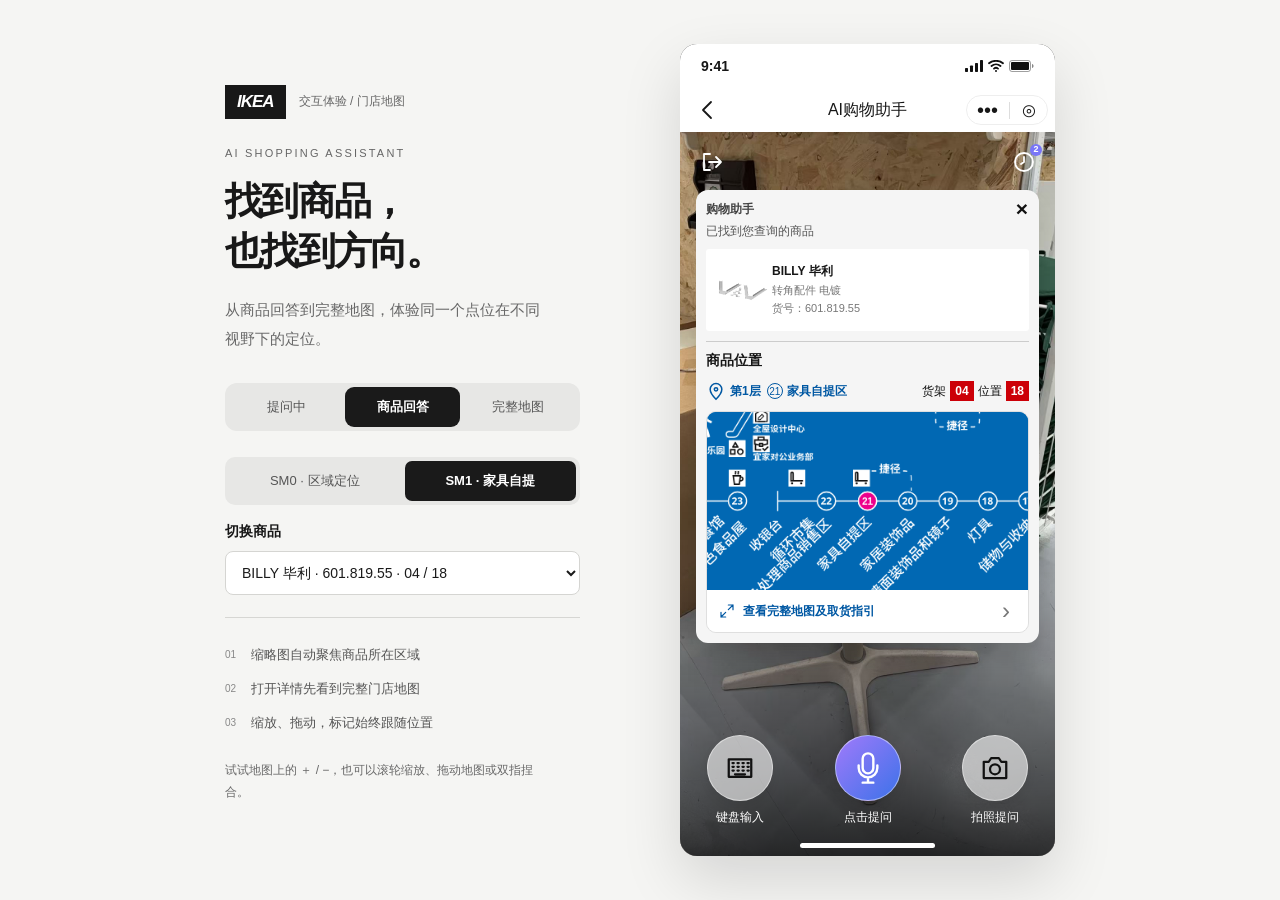
<file: demos/store-pickup/index.html>
<!doctype html>
<html lang="zh-CN"><head><meta charset="UTF-8"/><meta name="viewport" content="width=device-width, initial-scale=1.0"/><title>AI购物助手 · 地图交互原型</title>  <script type="module" crossorigin src="./assets/index-Dev-vDZ2.js?v=sm0-region14"></script>
  <link rel="stylesheet" crossorigin href="./assets/index-DfV401vB.css">
</head><body><div id="root"></div></body></html>
</file>
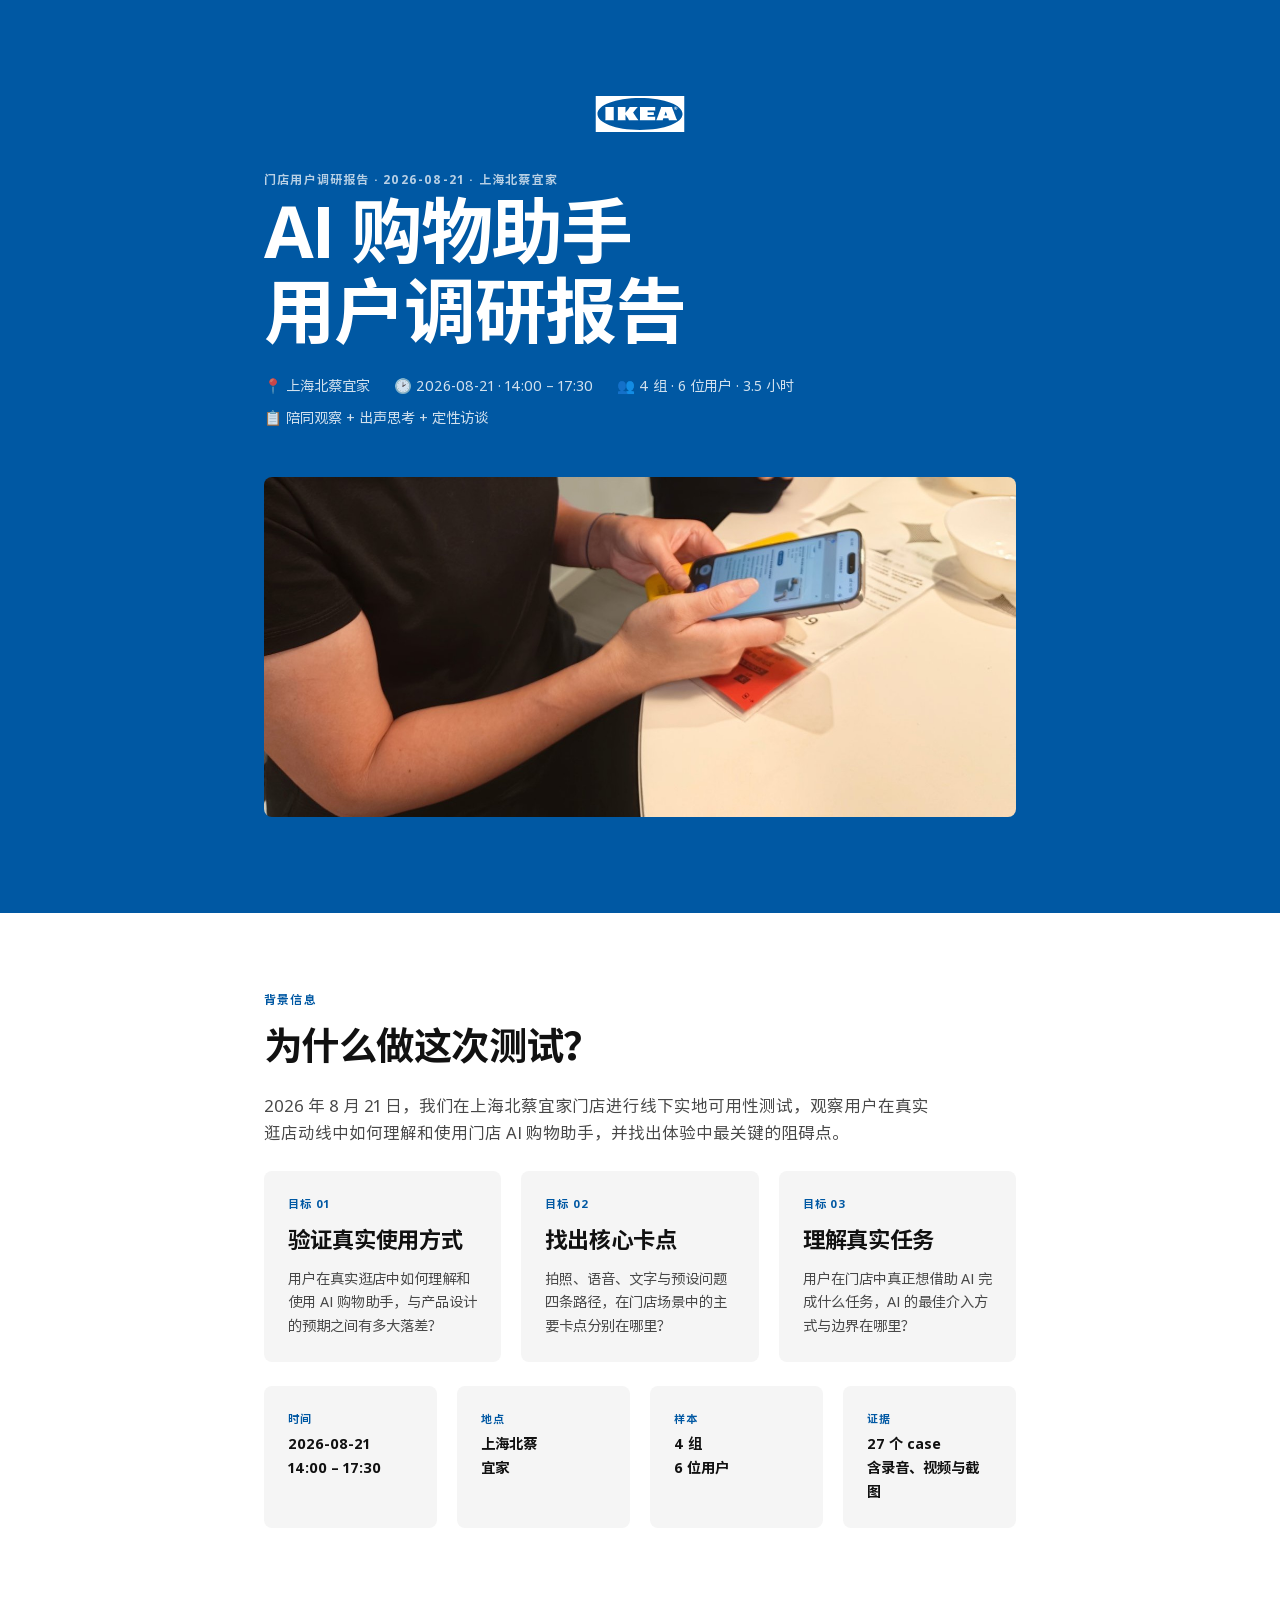
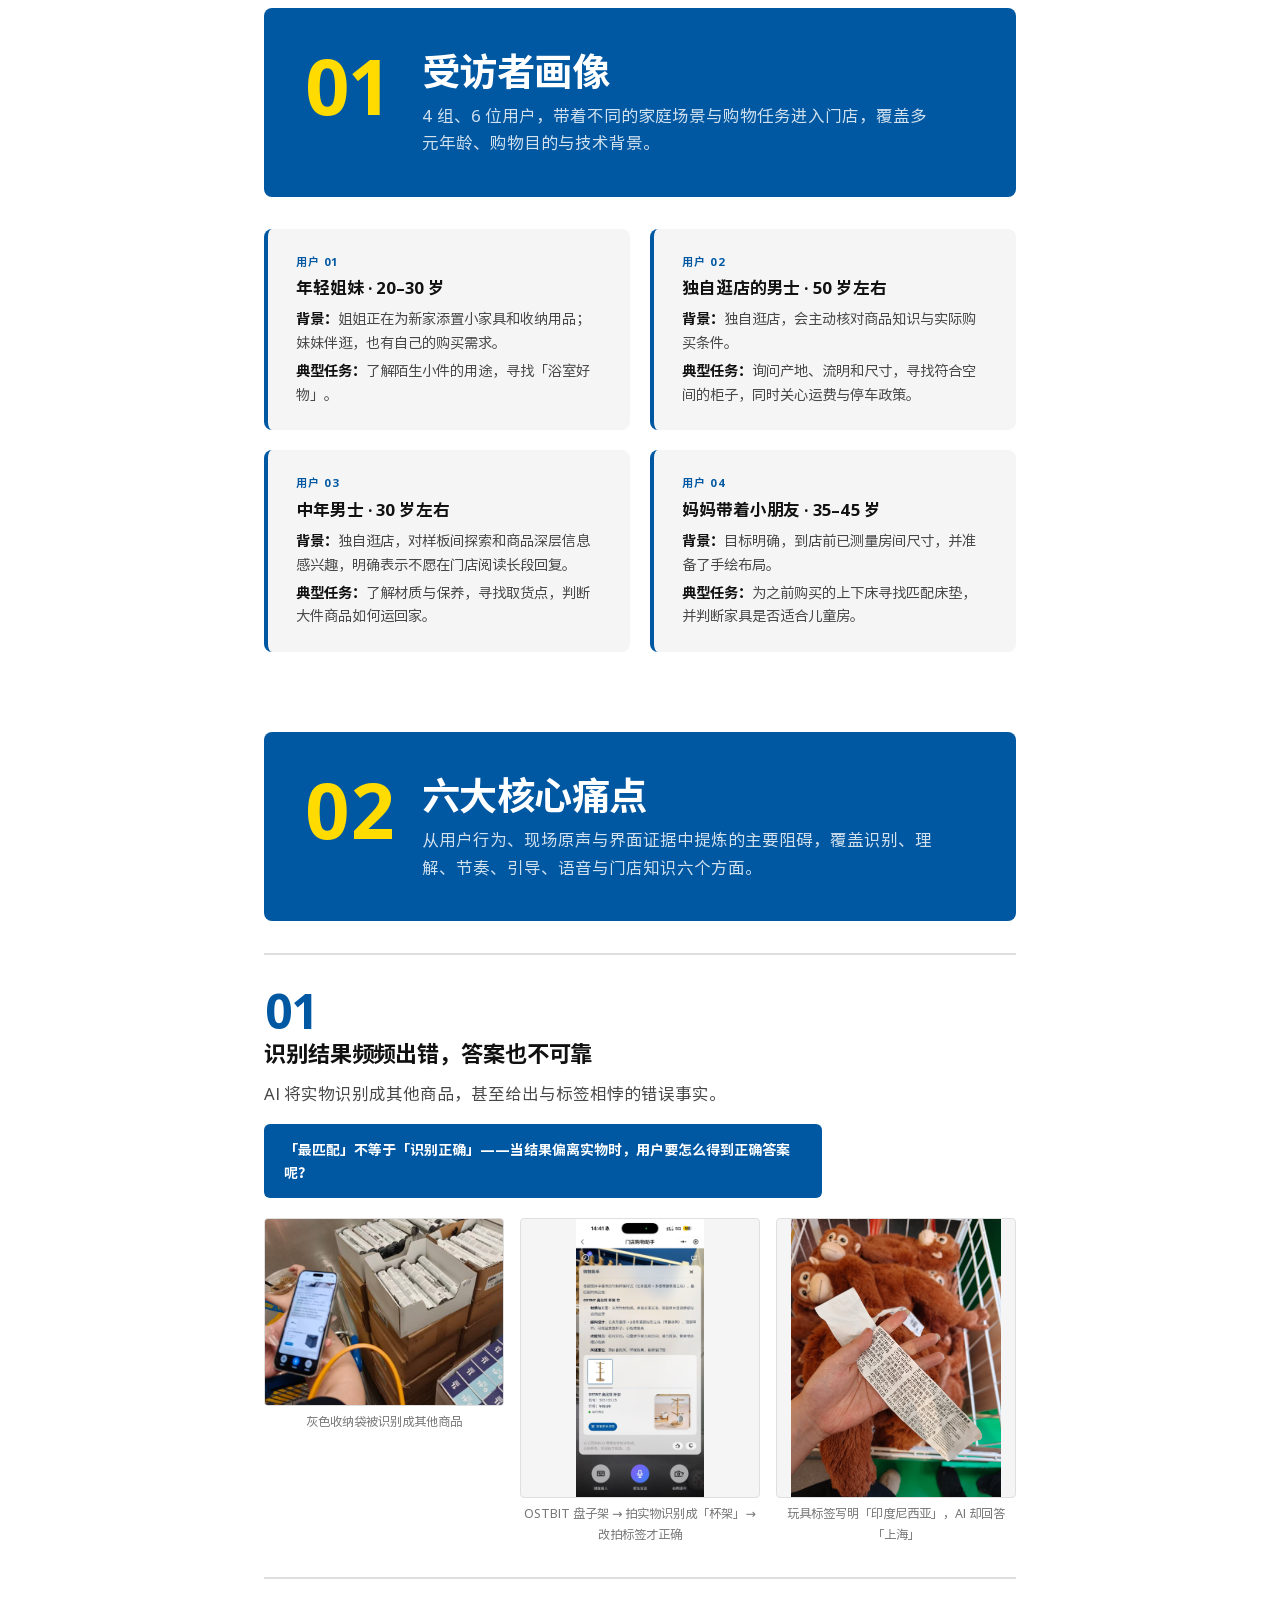
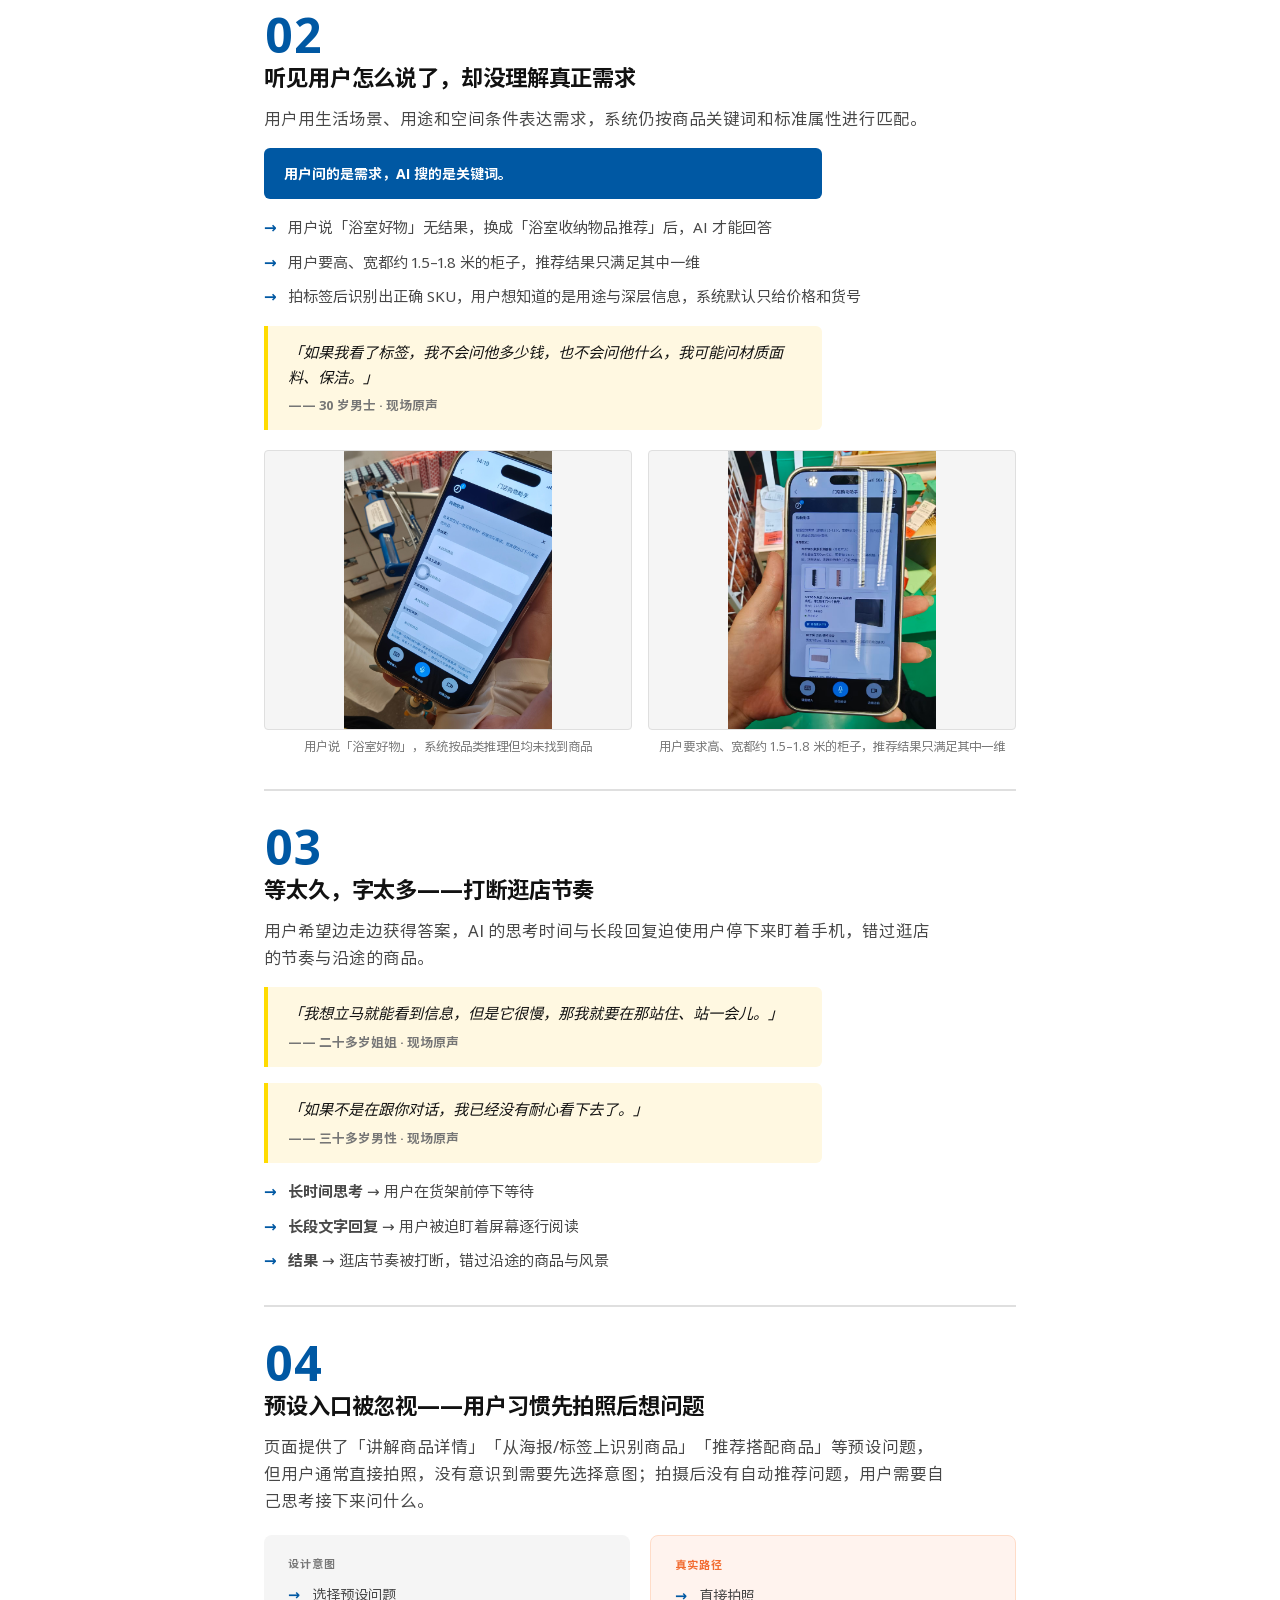
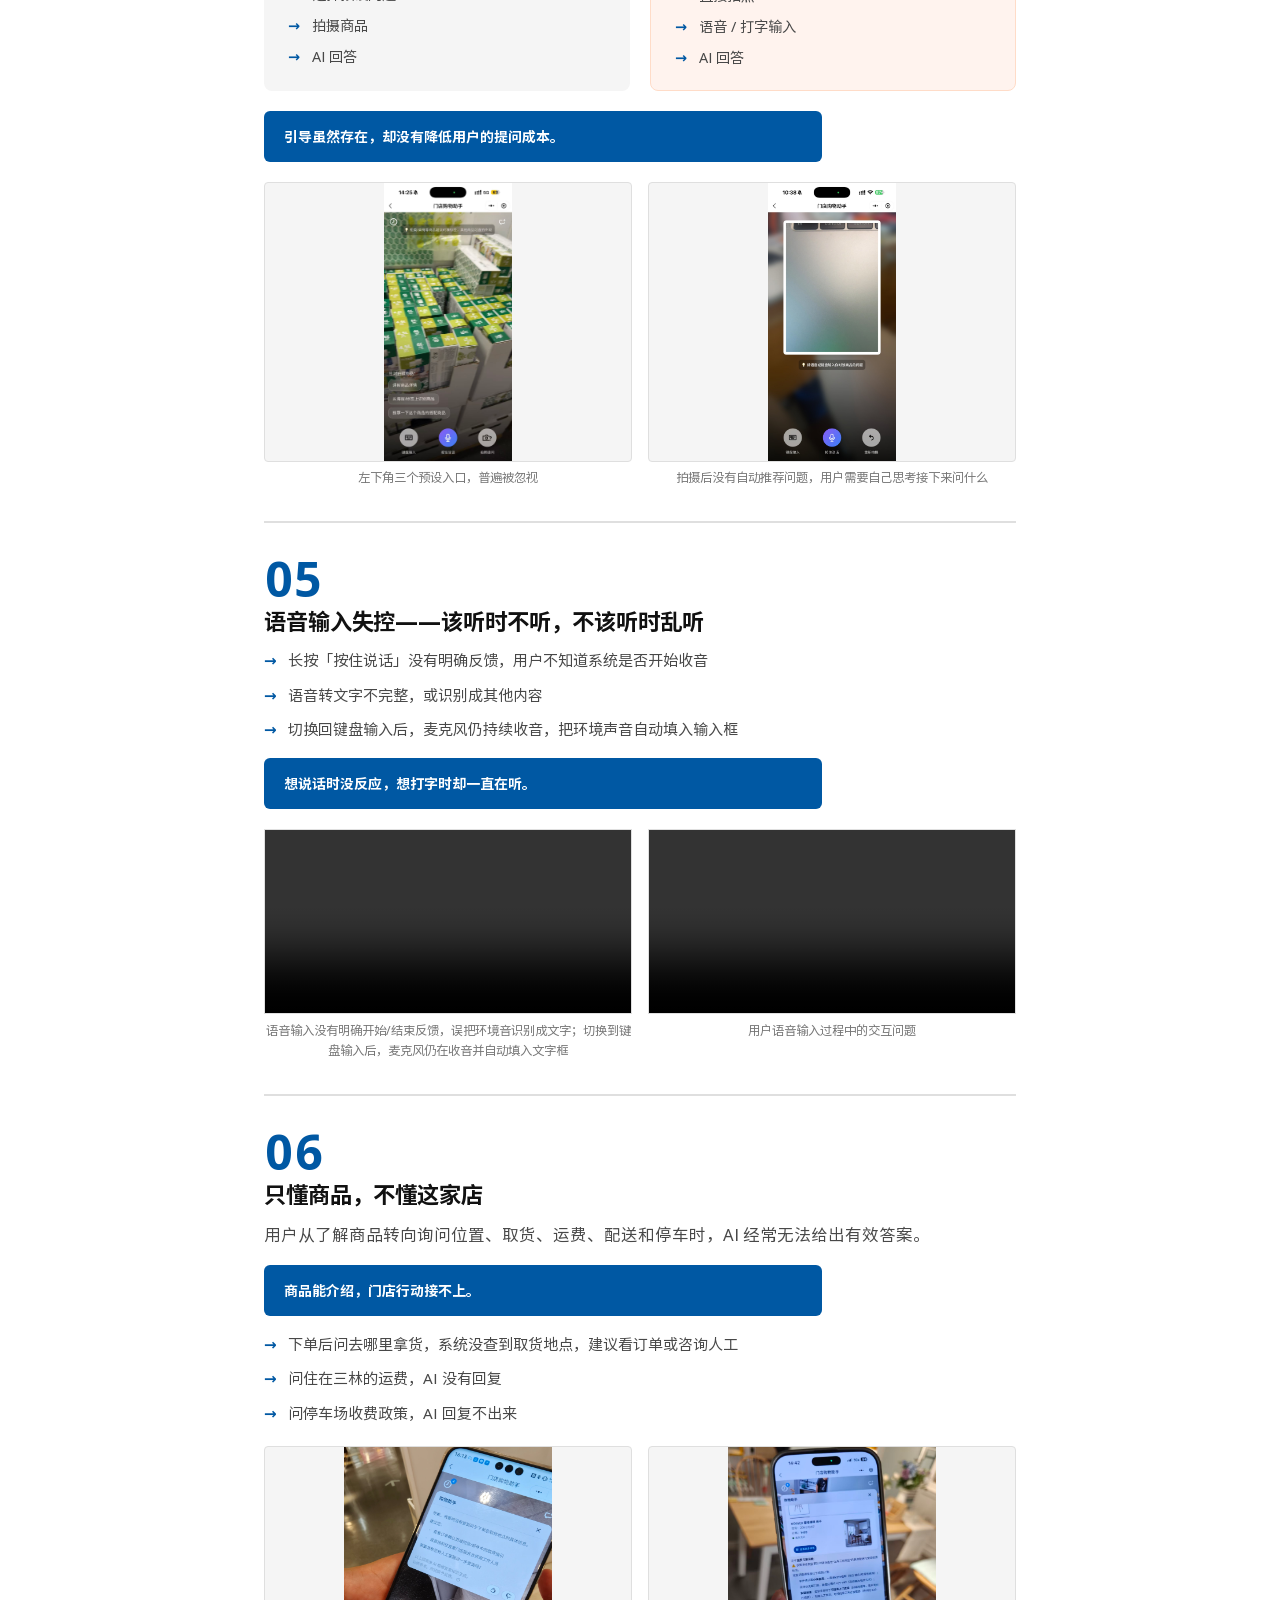
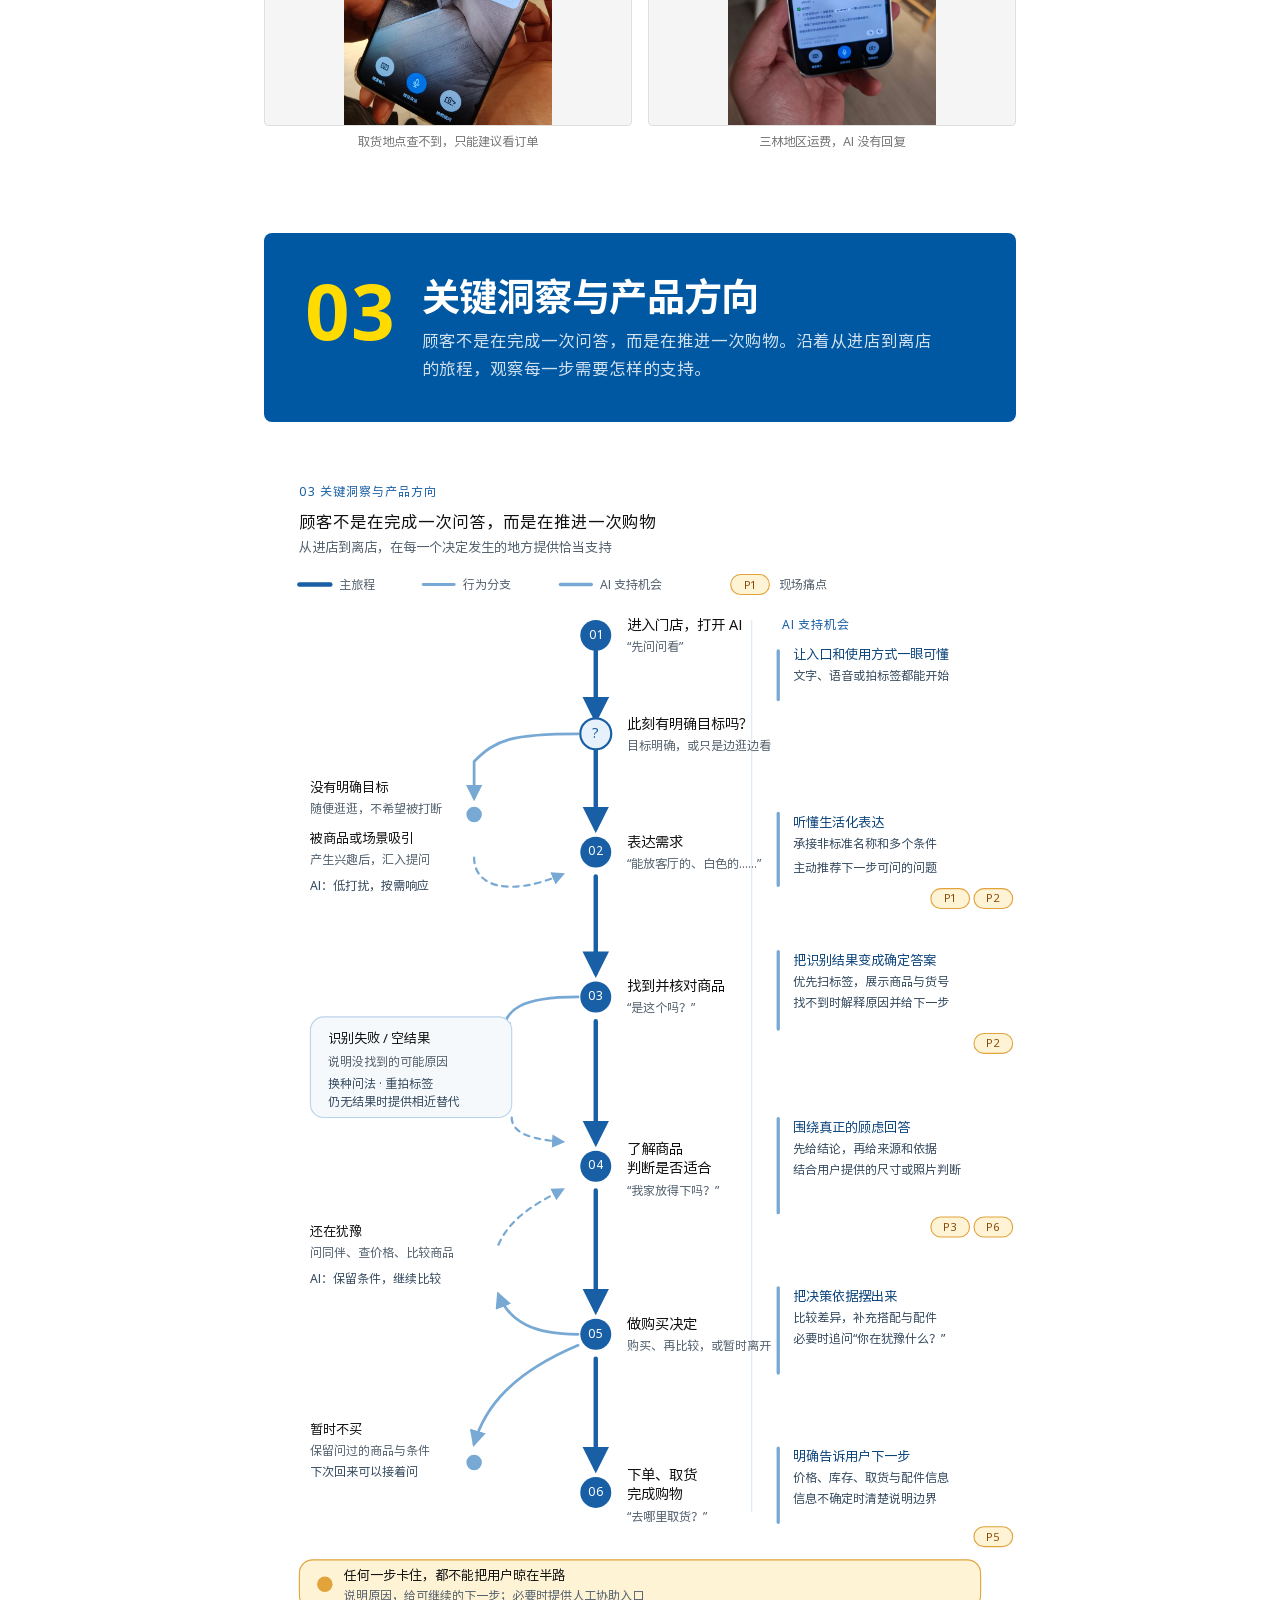
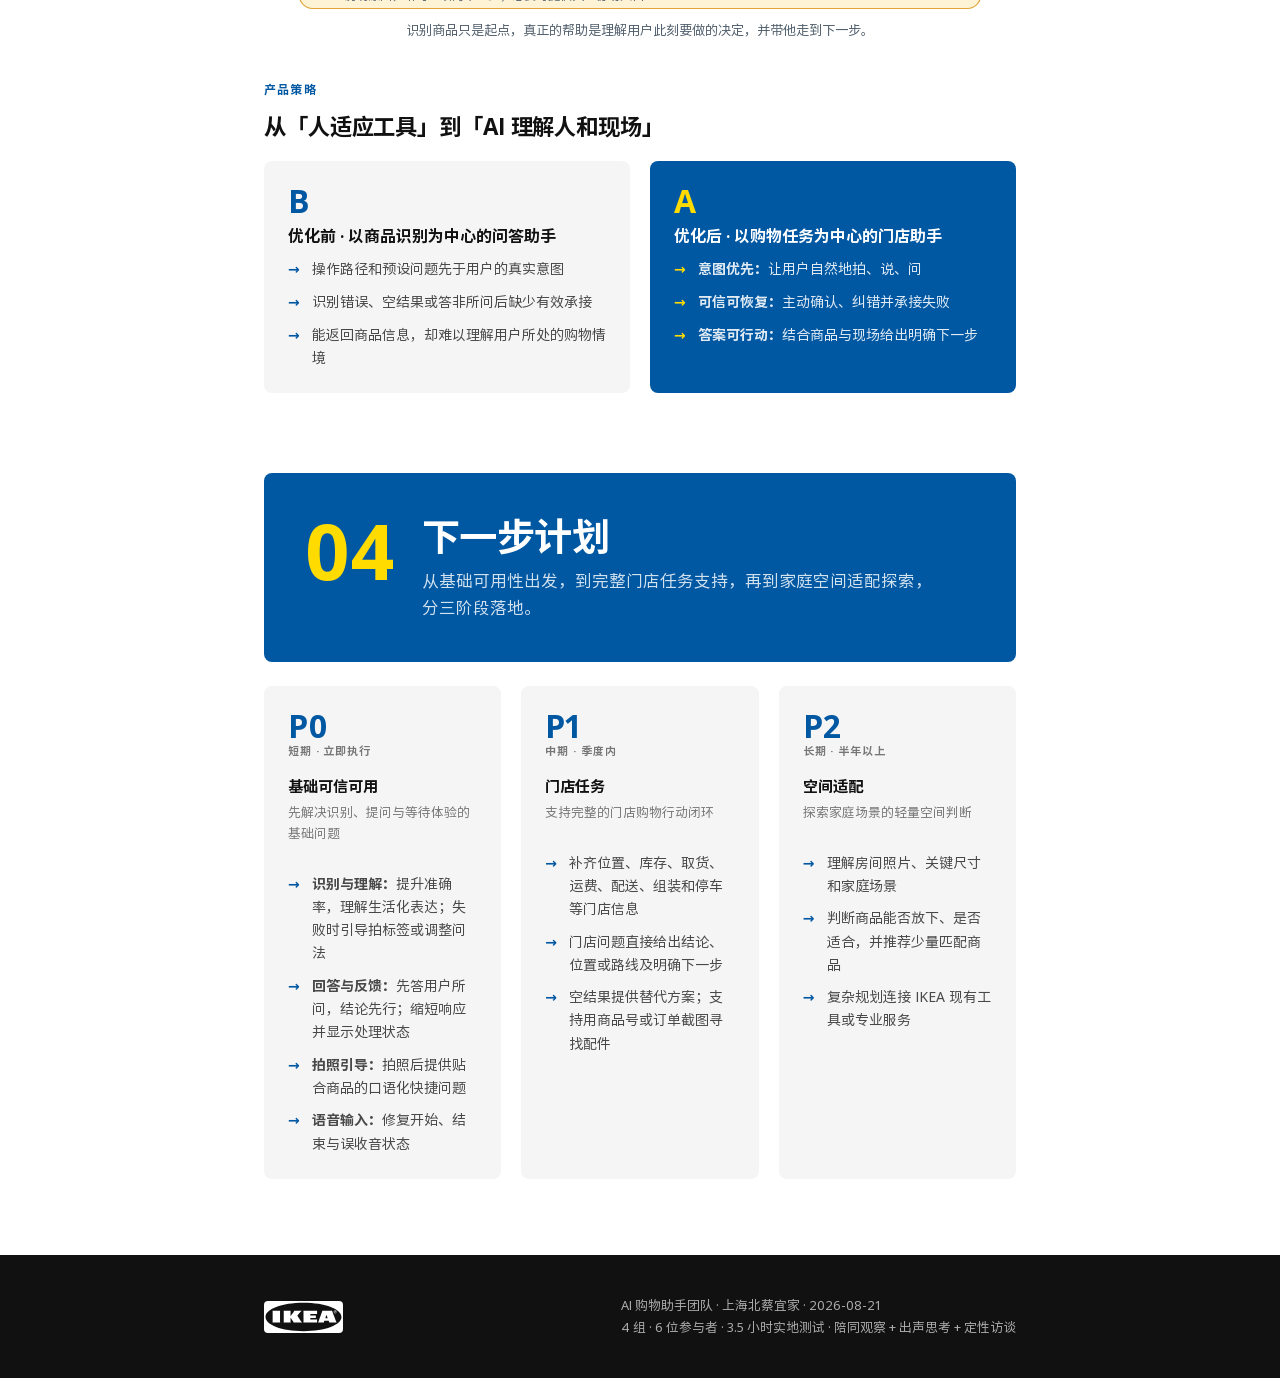
<file: documents/shopping/research-report/index.html>
<!doctype html>
<html lang="zh-CN">
<head>
<meta charset="utf-8">
<meta name="viewport" content="width=device-width, initial-scale=1">
<title>AI 购物助手用户调研报告 · 上海北蔡宜家 · 2026-08-21</title>
<style>
/* ── FONTS ─────────────────────────────────────────────────── */
@font-face{font-family:"Noto IKEA";src:url("./fonts/NotoIKEALatin-Regular.ttf") format("truetype");font-weight:400;font-style:normal;font-display:swap;unicode-range:U+0000-024F,U+1E00-1EFF,U+2000-206F}
@font-face{font-family:"Noto IKEA";src:url("./fonts/NotoIKEALatin-Bold.ttf") format("truetype");font-weight:700;font-style:normal;font-display:swap;unicode-range:U+0000-024F,U+1E00-1EFF,U+2000-206F}
@font-face{font-family:"Noto IKEA";src:url("./fonts/NotoIKEASimplifiedChinese_Latin-Regular.ttf") format("truetype");font-weight:400;font-style:normal;font-display:swap;unicode-range:U+3000-303F,U+4E00-9FFF,U+FF00-FFEF}
@font-face{font-family:"Noto IKEA";src:url("./fonts/NotoIKEASimplifiedChinese_Latin-Bold.ttf") format("truetype");font-weight:700;font-style:normal;font-display:swap;unicode-range:U+3000-303F,U+4E00-9FFF,U+FF00-FFEF}

/* ── TOKENS ─────────────────────────────────────────────────── */
:root {
  --font: "Noto IKEA","Noto Sans",Verdana,system-ui,sans-serif;
  --blue: #0058A3;
  --yellow: #FFDB00;
  --ink: #111111;
  --ink-secondary: #484848;
  --ink-muted: #767676;
  --paper: #FFFFFF;
  --paper-soft: #F5F5F5;
  --line: #DFDFDF;
  --semantic-caution: #F26A2F;
  --max-width: 880px;
  --gutter: clamp(1.5rem, 5vw, 4rem);
  --section-gap: 5rem;
  --block-gap: 2rem;
}

/* ── BASE ───────────────────────────────────────────────────── */
*, *::before, *::after { box-sizing: border-box; margin: 0; padding: 0; }
html { font-size: 16px; -webkit-text-size-adjust: 100%; }
body {
  font-family: var(--font);
  font-size: clamp(15px, 1.3vw, 17px);
  line-height: 1.65;
  color: var(--ink-secondary);
  background: var(--paper);
}
img { max-width: 100%; height: auto; display: block; border-radius: 4px; }
a { color: var(--blue); text-decoration: none; }
a:hover { text-decoration: underline; }

/* ── LAYOUT ─────────────────────────────────────────────────── */
.wrapper {
  max-width: var(--max-width);
  margin: 0 auto;
  padding: 0 var(--gutter);
}

/* ── HERO ───────────────────────────────────────────────────── */
.hero {
  background: var(--blue);
  color: #fff;
  padding: clamp(3rem, 8vw, 6rem) var(--gutter);
}
.hero .wrapper { display: flex; flex-direction: column; gap: 1.5rem; }
.hero .eyebrow {
  font-size: 0.75rem;
  font-weight: 700;
  letter-spacing: 0.1em;
  color: rgba(255,255,255,.72);
  text-transform: none;
}
.hero h1 {
  font-family: var(--font);
  font-weight: 700;
  font-size: clamp(2.5rem, 6vw, 4.5rem);
  line-height: 1.1;
  letter-spacing: -0.025em;
  color: #fff;
}
.hero .hero-meta {
  display: flex;
  flex-wrap: wrap;
  gap: 0.5rem 1.5rem;
  font-size: 0.9rem;
  color: rgba(255,255,255,.82);
}
.hero .hero-meta span {
  display: flex;
  align-items: center;
  gap: 0.4rem;
}
.hero .cover-img {
  margin-top: 1.5rem;
  border-radius: 8px;
  overflow: hidden;
  max-height: 340px;
}
.hero .cover-img img {
  width: 100%;
  max-height: 340px;
  object-fit: cover;
  object-position: center 30%;
  border-radius: 0;
}

/* ── MAIN CONTENT ───────────────────────────────────────────── */
main {
  padding: clamp(2.5rem, 6vw, 5rem) var(--gutter);
}
main > .wrapper > * + * {
  margin-top: var(--section-gap);
}

/* ── SECTION LABEL ──────────────────────────────────────────── */
.section-label {
  font-size: 0.75rem;
  font-weight: 700;
  letter-spacing: 0.1em;
  color: var(--blue);
  display: block;
  margin-bottom: 0.75rem;
}

/* ── HEADINGS ───────────────────────────────────────────────── */
h2 {
  font-family: var(--font);
  font-weight: 700;
  font-size: clamp(1.6rem, 3vw, 2.4rem);
  line-height: 1.2;
  letter-spacing: -0.015em;
  color: var(--ink);
  margin-bottom: 1.5rem;
}
h3 {
  font-family: var(--font);
  font-weight: 700;
  font-size: clamp(1.1rem, 1.8vw, 1.4rem);
  line-height: 1.3;
  letter-spacing: -0.005em;
  color: var(--ink);
  margin-bottom: 0.75rem;
}
h4 {
  font-family: var(--font);
  font-weight: 700;
  font-size: 1rem;
  line-height: 1.4;
  color: var(--ink);
  margin-bottom: 0.5rem;
}

/* ── PARAGRAPH ──────────────────────────────────────────────── */
p {
  color: var(--ink-secondary);
  margin-bottom: 1rem;
  max-width: 68ch;
}
p:last-child { margin-bottom: 0; }

/* ── SECTION DIVIDER ────────────────────────────────────────── */
.section-break {
  background: var(--blue);
  color: #fff;
  border-radius: 8px;
  padding: 2.5rem 2.5rem;
  display: flex;
  align-items: flex-start;
  gap: 1.5rem;
}
.section-break .part-num {
  font-family: var(--font);
  font-weight: 700;
  font-size: clamp(3rem, 6vw, 5rem);
  line-height: 1;
  color: var(--yellow);
  flex-shrink: 0;
  min-width: 2ch;
}
.section-break .part-body h2 {
  color: #fff;
  margin-bottom: 0.5rem;
}
.section-break .part-body p {
  color: rgba(255,255,255,.82);
  max-width: 52ch;
  margin: 0;
}

/* ── CARD GRID ──────────────────────────────────────────────── */
.card-grid {
  display: grid;
  gap: 1.25rem;
}
.card-grid.cols-2 { grid-template-columns: repeat(2, 1fr); }
.card-grid.cols-3 { grid-template-columns: repeat(3, 1fr); }
@media (max-width: 680px) {
  .card-grid.cols-2,
  .card-grid.cols-3 { grid-template-columns: 1fr; }
}

.card {
  background: var(--paper-soft);
  border-radius: 8px;
  padding: 1.5rem;
  display: flex;
  flex-direction: column;
  gap: 0.75rem;
}
.card .card-eyebrow {
  font-size: 0.7rem;
  font-weight: 700;
  letter-spacing: 0.08em;
  color: var(--blue);
}
.card h3 { margin-bottom: 0; }
.card p { margin: 0; font-size: 0.9rem; }
.card ul { margin: 0; }

/* ── PARTICIPANT CARD ───────────────────────────────────────── */
.participant-card {
  background: var(--paper-soft);
  border-radius: 8px;
  padding: 1.5rem 1.75rem;
  border-left: 4px solid var(--blue);
}
.participant-card .group-label {
  font-size: 0.7rem;
  font-weight: 700;
  letter-spacing: 0.08em;
  color: var(--blue);
  margin-bottom: 0.4rem;
  display: block;
}
.participant-card h3 { margin-bottom: 0.5rem; font-size: 1.05rem; }
.participant-card p { font-size: 0.9rem; margin-bottom: 0.25rem; }
.participant-card p:last-child { margin-bottom: 0; }
.participant-card strong { color: var(--ink); }

/* ── PAIN POINT BLOCK ───────────────────────────────────────── */
.pain-block {
  border-top: 2px solid var(--line);
  padding-top: 2rem;
  margin-top: 2rem;
}
.pain-block:first-of-type { border-top: none; padding-top: 0; margin-top: 0; }

.pain-num {
  font-family: var(--font);
  font-weight: 700;
  font-size: clamp(2rem, 4vw, 3rem);
  line-height: 1;
  color: var(--blue);
  margin-bottom: 0.25rem;
}

/* ── QUOTE ──────────────────────────────────────────────────── */
.quote {
  background: #FFF8E1;
  border-left: 4px solid var(--yellow);
  border-radius: 0 6px 6px 0;
  padding: 0.875rem 1.25rem;
  font-size: 0.95rem;
  font-style: italic;
  color: var(--ink);
  margin: 1rem 0;
  max-width: 62ch;
}
.quote .quote-src {
  display: block;
  margin-top: 0.35rem;
  font-size: 0.8rem;
  font-style: normal;
  font-weight: 700;
  color: var(--ink-muted);
}

/* ── FLOW (设计意图 vs 真实路径) ─────────────────────────── */
.flow-card {
  background: var(--paper-soft);
  border-radius: 8px;
  padding: 1.25rem 1.5rem;
}
.flow-card .flow-label {
  font-size: 0.7rem;
  font-weight: 700;
  letter-spacing: 0.08em;
  color: var(--ink-muted);
  display: block;
  margin-bottom: 0.6rem;
}
.flow-card .flow-label.real { color: var(--semantic-caution); }
.flow-card ul.arrow-list { gap: 0.45rem; }
.flow-card ul.arrow-list li { font-size: 0.9rem; }
.flow-card.real { background: #FFF3EE; border: 1px solid #FFDCC8; }

/* ── CALLOUT / QUOTE ────────────────────────────────────────── */
.callout {
  background: var(--blue);
  color: #fff;
  border-radius: 6px;
  padding: 0.875rem 1.25rem;
  font-size: 0.875rem;
  font-weight: 700;
  margin: 1rem 0;
  max-width: 62ch;
}

.callout-yellow {
  background: var(--yellow);
  color: var(--ink);
  border-radius: 6px;
  padding: 0.875rem 1.25rem;
  font-size: 0.875rem;
  font-weight: 700;
  margin: 1rem 0;
  max-width: 62ch;
}

.callout-warn {
  background: #FFF3EE;
  border-left: 4px solid var(--semantic-caution);
  border-radius: 0 6px 6px 0;
  padding: 0.875rem 1.25rem;
  font-size: 0.9rem;
  margin: 1rem 0;
  max-width: 62ch;
}
.callout-warn strong { color: #CA5008; }

/* ── ARROW LIST ─────────────────────────────────────────────── */
ul.arrow-list {
  list-style: none;
  display: flex;
  flex-direction: column;
  gap: 0.6rem;
  padding: 0;
}
ul.arrow-list li {
  padding-left: 1.5rem;
  position: relative;
  font-size: 0.95rem;
  color: var(--ink-secondary);
}
ul.arrow-list li::before {
  content: "→";
  position: absolute;
  left: 0;
  color: var(--blue);
  font-weight: 700;
}

/* ── IMAGE EVIDENCE ─────────────────────────────────────────── */
.image-row {
  display: flex;
  gap: 1rem;
  flex-wrap: wrap;
  margin: 1.25rem 0;
}
.image-row figure {
  flex: 1;
  min-width: min(160px, 100%);
  display: flex;
  flex-direction: column;
  gap: 0.4rem;
}
.image-row figure img,
.image-row figure video {
  width: 100%;
  object-fit: contain;
  background: var(--paper-soft);
  border: 1px solid var(--line);
  max-height: 280px;
}
.image-row figcaption {
  font-size: 0.78rem;
  color: var(--ink-muted);
  text-align: center;
}
.img-single {
  margin: 1.25rem 0;
  display: flex;
  flex-direction: column;
  gap: 0.4rem;
  max-width: 520px;
}
.img-single figcaption {
  font-size: 0.78rem;
  color: var(--ink-muted);
}

/* ── INTENT FRAMEWORK ───────────────────────────────────────── */
.intent-diagram {
  background: var(--paper-soft);
  border-radius: 8px;
  padding: 2rem;
  margin: 1.5rem 0;
  font-size: 0.875rem;
}
.intent-diagram .diagram-title {
  text-align: center;
  font-weight: 700;
  color: var(--ink);
  margin-bottom: 1.5rem;
  font-size: 0.9rem;
}
.intent-cols {
  display: grid;
  grid-template-columns: repeat(3, 1fr);
  gap: 1rem;
  text-align: center;
}
@media (max-width: 600px) {
  .intent-cols { grid-template-columns: 1fr; }
}
.intent-col {
  display: flex;
  flex-direction: column;
  align-items: center;
  gap: 0.5rem;
}
.intent-col .intent-title {
  font-weight: 700;
  color: var(--ink);
  font-size: 0.875rem;
}
.intent-col .intent-tag {
  font-size: 0.75rem;
  color: var(--ink-muted);
}
.intent-col .intent-mode {
  background: var(--blue);
  color: #fff;
  border-radius: 999px;
  padding: 0.3rem 0.85rem;
  font-size: 0.75rem;
  font-weight: 700;
}
.intent-arrow {
  color: var(--ink-muted);
  font-size: 1.1rem;
  line-height: 1;
}

/* ── INSIGHT CARD ───────────────────────────────────────────── */
.insight-block {
  border-radius: 8px;
  overflow: hidden;
  margin-top: var(--block-gap);
}
.insight-header {
  background: var(--blue);
  padding: 1.25rem 1.75rem;
  display: flex;
  gap: 1rem;
  align-items: baseline;
}
.insight-header .insight-num {
  font-family: var(--font);
  font-weight: 700;
  font-size: 2rem;
  line-height: 1;
  color: var(--yellow);
  flex-shrink: 0;
}
.insight-header h3 {
  color: #fff;
  font-size: clamp(1rem, 1.5vw, 1.2rem);
  margin: 0;
  letter-spacing: -0.005em;
}
.insight-body {
  background: var(--paper-soft);
  padding: 1.75rem;
  display: flex;
  flex-direction: column;
  gap: 1.25rem;
}
.insight-body .two-col {
  display: grid;
  grid-template-columns: 1fr 1fr;
  gap: 1.5rem;
}
@media (max-width: 600px) {
  .insight-body .two-col { grid-template-columns: 1fr; }
}
.insight-body h4 {
  font-size: 0.9rem;
  color: var(--blue);
  margin-bottom: 0.5rem;
}
.insight-body p,
.insight-body li { font-size: 0.9rem; }

/* ── BEFORE / AFTER ─────────────────────────────────────────── */
.advantage-grid {
  display: grid;
  grid-template-columns: repeat(2, 1fr);
  gap: 1.25rem;
  margin-top: 1.25rem;
}
@media (max-width: 600px) { .advantage-grid { grid-template-columns: 1fr; } }
.advantage-card {
  border-radius: 8px;
  padding: 1.5rem;
  background: var(--paper-soft);
}
.advantage-card .adv-letter {
  font-family: var(--font);
  font-weight: 700;
  font-size: 2rem;
  line-height: 1;
  color: var(--blue);
  margin-bottom: 0.5rem;
}
.advantage-card h4 { font-size: 1rem; margin-bottom: 0.6rem; }
.advantage-card p { font-size: 0.875rem; margin: 0; max-width: none; }
.advantage-card ul.arrow-list li { font-size: 0.875rem; }
.advantage-card.after-card {
  background: var(--blue);
}
.advantage-card.after-card .adv-letter { color: var(--yellow); }
.advantage-card.after-card h4 { color: #fff; }
.advantage-card.after-card ul.arrow-list li { color: rgba(255,255,255,.88); }
.advantage-card.after-card ul.arrow-list li::before { color: var(--yellow); }

/* ── ROADMAP ────────────────────────────────────────────────── */
.roadmap-grid {
  display: grid;
  grid-template-columns: repeat(3, 1fr);
  gap: 1.25rem;
  margin-top: 1.5rem;
}
@media (max-width: 720px) { .roadmap-grid { grid-template-columns: 1fr; } }
.roadmap-card {
  border-radius: 8px;
  padding: 1.5rem;
  background: var(--paper-soft);
  display: flex;
  flex-direction: column;
  gap: 1rem;
}
.roadmap-card .priority {
  font-family: var(--font);
  font-weight: 700;
  font-size: 2rem;
  line-height: 1;
  color: var(--blue);
}
.roadmap-card .phase-label {
  font-size: 0.7rem;
  font-weight: 700;
  letter-spacing: 0.08em;
  color: var(--ink-muted);
}
.roadmap-card h4 { font-size: 0.95rem; margin-bottom: 0; }
.roadmap-card ul.arrow-list li { font-size: 0.875rem; }

/* ── FOOTER ─────────────────────────────────────────────────── */
footer {
  background: var(--ink);
  color: rgba(255,255,255,.78);
  padding: 2.5rem var(--gutter);
}
footer .wrapper {
  display: flex;
  align-items: center;
  justify-content: space-between;
  flex-wrap: wrap;
  gap: 1rem;
}
footer img { height: 32px; width: auto; }
footer p { font-size: 0.8rem; color: rgba(255,255,255,.65); margin: 0; max-width: none; }

/* ── PRINT ──────────────────────────────────────────────────── */
@media print {
  .hero { print-color-adjust: exact; -webkit-print-color-adjust: exact; }
  .section-break { print-color-adjust: exact; -webkit-print-color-adjust: exact; }
}
</style>
</head>
<body>

<!-- ═══ HERO ═══════════════════════════════════════════════ -->
<header class="hero">
  <div class="wrapper">
    <img src="./logo/ikea-logo-white.svg" alt="IKEA" style="height:36px;width:auto;margin-bottom:0.5rem">
    <div>
      <span class="eyebrow">门店用户调研报告 · 2026-08-21 · 上海北蔡宜家</span>
      <h1>AI 购物助手<br>用户调研报告</h1>
    </div>
    <div class="hero-meta">
      <span>📍 上海北蔡宜家</span>
      <span>🕑 2026-08-21 · 14:00 – 17:30</span>
      <span>👥 4 组 · 6 位用户 · 3.5 小时</span>
      <span>📋 陪同观察 + 出声思考 + 定性访谈</span>
    </div>
    <div class="cover-img">
      <img src="./images/cover.jpg" alt="上海北蔡宜家门店实地测试现场">
    </div>
  </div>
</header>

<main>
<div class="wrapper">

<!-- ═══ SECTION 1: 背景 ════════════════════════════════════ -->
<section>
  <span class="section-label">背景信息</span>
  <h2>为什么做这次测试？</h2>
  <p>2026 年 8 月 21 日，我们在上海北蔡宜家门店进行线下实地可用性测试，观察用户在真实逛店动线中如何理解和使用门店 AI 购物助手，并找出体验中最关键的阻碍点。</p>
  <div class="card-grid cols-3" style="margin-top:1.5rem">
    <div class="card">
      <span class="card-eyebrow">目标 01</span>
      <h3>验证真实使用方式</h3>
      <p>用户在真实逛店中如何理解和使用 AI 购物助手，与产品设计的预期之间有多大落差？</p>
    </div>
    <div class="card">
      <span class="card-eyebrow">目标 02</span>
      <h3>找出核心卡点</h3>
      <p>拍照、语音、文字与预设问题四条路径，在门店场景中的主要卡点分别在哪里？</p>
    </div>
    <div class="card">
      <span class="card-eyebrow">目标 03</span>
      <h3>理解真实任务</h3>
      <p>用户在门店中真正想借助 AI 完成什么任务，AI 的最佳介入方式与边界在哪里？</p>
    </div>
  </div>

  <div class="card-grid cols-4" style="margin-top:1.5rem;grid-template-columns:repeat(4,1fr)">
    <div class="card" style="gap:0.25rem">
      <span class="card-eyebrow">时间</span>
      <p style="font-weight:700;color:var(--ink)">2026-08-21<br>14:00 – 17:30</p>
    </div>
    <div class="card" style="gap:0.25rem">
      <span class="card-eyebrow">地点</span>
      <p style="font-weight:700;color:var(--ink)">上海北蔡<br>宜家</p>
    </div>
    <div class="card" style="gap:0.25rem">
      <span class="card-eyebrow">样本</span>
      <p style="font-weight:700;color:var(--ink)">4 组<br>6 位用户</p>
    </div>
    <div class="card" style="gap:0.25rem">
      <span class="card-eyebrow">证据</span>
      <p style="font-weight:700;color:var(--ink)">27 个 case<br>含录音、视频与截图</p>
    </div>
  </div>
  <style>@media (max-width:680px){.card-grid.cols-4{grid-template-columns:1fr 1fr !important}}</style>
</section>

<!-- ═══ SECTION 2: 受访者 ════════════════════════════════ -->
<section>
  <div class="section-break">
    <div class="part-num">01</div>
    <div class="part-body">
      <h2>受访者画像</h2>
      <p>4 组、6 位用户，带着不同的家庭场景与购物任务进入门店，覆盖多元年龄、购物目的与技术背景。</p>
    </div>
  </div>

  <div class="card-grid cols-2" style="margin-top:2rem">
    <div class="participant-card">
      <span class="group-label">用户 01</span>
      <h3>年轻姐妹 · 20–30 岁</h3>
      <p><strong>背景：</strong>姐姐正在为新家添置小家具和收纳用品；妹妹伴逛，也有自己的购买需求。</p>
      <p><strong>典型任务：</strong>了解陌生小件的用途，寻找「浴室好物」。</p>
    </div>
    <div class="participant-card">
      <span class="group-label">用户 02</span>
      <h3>独自逛店的男士 · 50 岁左右</h3>
      <p><strong>背景：</strong>独自逛店，会主动核对商品知识与实际购买条件。</p>
      <p><strong>典型任务：</strong>询问产地、流明和尺寸，寻找符合空间的柜子，同时关心运费与停车政策。</p>
    </div>
    <div class="participant-card">
      <span class="group-label">用户 03</span>
      <h3>中年男士 · 30 岁左右</h3>
      <p><strong>背景：</strong>独自逛店，对样板间探索和商品深层信息感兴趣，明确表示不愿在门店阅读长段回复。</p>
      <p><strong>典型任务：</strong>了解材质与保养，寻找取货点，判断大件商品如何运回家。</p>
    </div>
    <div class="participant-card">
      <span class="group-label">用户 04</span>
      <h3>妈妈带着小朋友 · 35–45 岁</h3>
      <p><strong>背景：</strong>目标明确，到店前已测量房间尺寸，并准备了手绘布局。</p>
      <p><strong>典型任务：</strong>为之前购买的上下床寻找匹配床垫，并判断家具是否适合儿童房。</p>
    </div>
  </div>
</section>

<!-- ═══ SECTION 3: 主要总结（痛点） ════════════════════════ -->
<section>
  <div class="section-break">
    <div class="part-num">02</div>
    <div class="part-body">
      <h2>六大核心痛点</h2>
      <p>从用户行为、现场原声与界面证据中提炼的主要阻碍，覆盖识别、理解、节奏、引导、语音与门店知识六个方面。</p>
    </div>
  </div>

  <!-- 痛点 1 -->
  <div class="pain-block" style="margin-top:2rem">
    <div class="pain-num">01</div>
    <h3>识别结果频频出错，答案也不可靠</h3>
    <p>AI 将实物识别成其他商品，甚至给出与标签相悖的错误事实。</p>
    <div class="callout">「最匹配」不等于「识别正确」——当结果偏离实物时，用户要怎么得到正确答案呢？</div>
    <div class="image-row">
      <figure>
        <img src="./images/pain1-bag.jpg" alt="灰色收纳袋被识别成其他商品">
        <figcaption>灰色收纳袋被识别成其他商品</figcaption>
      </figure>
      <figure>
        <img src="./images/pain1-plate.jpg" alt="OSTBIT 盘子架识别错误">
        <figcaption>OSTBIT 盘子架 → 拍实物识别成「杯架」→ 改拍标签才正确</figcaption>
      </figure>
      <figure>
        <img src="./images/pain1-tag.jpg" alt="产地标签与 AI 回答不符">
        <figcaption>玩具标签写明「印度尼西亚」，AI 却回答「上海」</figcaption>
      </figure>
    </div>
  </div>

  <!-- 痛点 2 -->
  <div class="pain-block">
    <div class="pain-num">02</div>
    <h3>听见用户怎么说了，却没理解真正需求</h3>
    <p>用户用生活场景、用途和空间条件表达需求，系统仍按商品关键词和标准属性进行匹配。</p>
    <div class="callout">用户问的是需求，AI 搜的是关键词。</div>
    <ul class="arrow-list" style="margin-bottom:1rem">
      <li>用户说「浴室好物」无结果，换成「浴室收纳物品推荐」后，AI 才能回答</li>
      <li>用户要高、宽都约 1.5–1.8 米的柜子，推荐结果只满足其中一维</li>
      <li>拍标签后识别出正确 SKU，用户想知道的是用途与深层信息，系统默认只给价格和货号</li>
    </ul>
    <div class="quote">「如果我看了标签，我不会问他多少钱，也不会问他什么，我可能问材质面料、保洁。」
      <span class="quote-src">—— 30 岁男士 · 现场原声</span>
    </div>
    <div class="image-row">
      <figure>
        <img src="./images/pain2-bathroom-reply.jpg" alt="浴室好物类生活化表达">
        <figcaption>用户说「浴室好物」，系统按品类推理但均未找到商品</figcaption>
      </figure>
      <figure>
        <img src="./images/pain2-cabinet-size.jpg" alt="柜子推荐尺寸不对">
        <figcaption>用户要求高、宽都约 1.5–1.8 米的柜子，推荐结果只满足其中一维</figcaption>
      </figure>
    </div>
  </div>

  <!-- 痛点 3 -->
  <div class="pain-block">
    <div class="pain-num">03</div>
    <h3>等太久，字太多——打断逛店节奏</h3>
    <p>用户希望边走边获得答案，AI 的思考时间与长段回复迫使用户停下来盯着手机，错过逛店的节奏与沿途的商品。</p>
    <div class="quote">「我想立马就能看到信息，但是它很慢，那我就要在那站住、站一会儿。」
      <span class="quote-src">—— 二十多岁姐姐 · 现场原声</span>
    </div>
    <div class="quote">「如果不是在跟你对话，我已经没有耐心看下去了。」
      <span class="quote-src">—— 三十多岁男性 · 现场原声</span>
    </div>
    <ul class="arrow-list">
      <li><strong>长时间思考</strong> → 用户在货架前停下等待</li>
      <li><strong>长段文字回复</strong> → 用户被迫盯着屏幕逐行阅读</li>
      <li><strong>结果</strong> → 逛店节奏被打断，错过沿途的商品与风景</li>
    </ul>
  </div>

  <!-- 痛点 4 -->
  <div class="pain-block">
    <div class="pain-num">04</div>
    <h3>预设入口被忽视——用户习惯先拍照后想问题</h3>
    <p>页面提供了「讲解商品详情」「从海报/标签上识别商品」「推荐搭配商品」等预设问题，但用户通常直接拍照，没有意识到需要先选择意图；拍摄后没有自动推荐问题，用户需要自己思考接下来问什么。</p>
    <div class="card-grid cols-2" style="margin:1.25rem 0">
      <div class="flow-card">
        <span class="flow-label">设计意图</span>
        <ul class="arrow-list">
          <li>选择预设问题</li>
          <li>拍摄商品</li>
          <li>AI 回答</li>
        </ul>
      </div>
      <div class="flow-card real">
        <span class="flow-label real">真实路径</span>
        <ul class="arrow-list">
          <li>直接拍照</li>
          <li>语音 / 打字输入</li>
          <li>AI 回答</li>
        </ul>
      </div>
    </div>
    <div class="callout">引导虽然存在，却没有降低用户的提问成本。</div>
    <div class="image-row">
      <figure>
        <img src="./images/pain4-presets.jpg" alt="左下角三个预设入口">
        <figcaption>左下角三个预设入口，普遍被忽视</figcaption>
      </figure>
      <figure>
        <img src="./images/pain4-after-photo.jpg" alt="拍照后的输入提示">
        <figcaption>拍摄后没有自动推荐问题，用户需要自己思考接下来问什么</figcaption>
      </figure>
    </div>
  </div>

  <!-- 痛点 5 -->
  <div class="pain-block">
    <div class="pain-num">05</div>
    <h3>语音输入失控——该听时不听，不该听时乱听</h3>
    <ul class="arrow-list">
      <li>长按「按住说话」没有明确反馈，用户不知道系统是否开始收音</li>
      <li>语音转文字不完整，或识别成其他内容</li>
      <li>切换回键盘输入后，麦克风仍持续收音，把环境声音自动填入输入框</li>
    </ul>
    <div class="callout">想说话时没反应，想打字时却一直在听。</div>
    <div class="image-row">
      <figure>
        <video src="./videos/voice-bug.mp4" controls muted playsinline loop></video>
        <figcaption>语音输入没有明确开始/结束反馈，误把环境音识别成文字；切换到键盘输入后，麦克风仍在收音并自动填入文字框</figcaption>
      </figure>
      <figure>
        <video src="./videos/store-assistant.mp4" controls muted playsinline loop></video>
        <figcaption>用户语音输入过程中的交互问题</figcaption>
      </figure>
    </div>
  </div>

  <!-- 痛点 6 -->
  <div class="pain-block">
    <div class="pain-num">06</div>
    <h3>只懂商品，不懂这家店</h3>
    <p>用户从了解商品转向询问位置、取货、运费、配送和停车时，AI 经常无法给出有效答案。</p>
    <div class="callout">商品能介绍，门店行动接不上。</div>
    <ul class="arrow-list" style="margin-bottom:1rem">
      <li>下单后问去哪里拿货，系统没查到取货地点，建议看订单或咨询人工</li>
      <li>问住在三林的运费，AI 没有回复</li>
      <li>问停车场收费政策，AI 回复不出来</li>
    </ul>
    <div class="image-row">
      <figure>
        <img src="./images/pain6-pickup.jpg" alt="取货地点无结果">
        <figcaption>取货地点查不到，只能建议看订单</figcaption>
      </figure>
      <figure>
        <img src="./images/pain6-shipping.jpg" alt="运费未回复">
        <figcaption>三林地区运费，AI 没有回复</figcaption>
      </figure>
    </div>
  </div>
</section>

<!-- ═══ SECTION 4: 关键洞察 ════════════════════════════════ -->
<section>
  <div class="section-break">
    <div class="part-num">03</div>
    <div class="part-body">
      <h2>关键洞察与产品方向</h2>
      <p>顾客不是在完成一次问答，而是在推进一次购物。沿着从进店到离店的旅程，观察每一步需要怎样的支持。</p>
    </div>
  </div>

  <!-- 用户旅程 Flow -->
  <div class="journey-flow" style="margin-top:2rem">
    <svg xmlns="http://www.w3.org/2000/svg" viewBox="0 0 680 1080" style="display:block;width:100%;height:auto" role="img" aria-labelledby="journeyTitle journeyDesc">
      <title id="journeyTitle">宜家门店 AI 购物助手用户旅程</title>
      <desc id="journeyDesc">顾客从进入门店、表达需求、识别商品、判断是否适合，到购买取货或暂时离开的完整旅程。左侧展示探索、识别失败、比较和离店分支，右侧展示各节点对应的 AI 支持机会。</desc>
      <defs>
        <marker id="arrow-blue" viewBox="0 0 10 10" refX="8" refY="5" markerWidth="6" markerHeight="6" orient="auto-start-reverse">
          <path d="M 0 0 L 10 5 L 0 10 z" fill="#185FA5"/>
        </marker>
        <marker id="arrow-light" viewBox="0 0 10 10" refX="8" refY="5" markerWidth="6" markerHeight="6" orient="auto-start-reverse">
          <path d="M 0 0 L 10 5 L 0 10 z" fill="#78A9D4"/>
        </marker>
        <style>
          text { font-family: "Noto IKEA", "Noto Sans SC", system-ui, sans-serif; fill: #111111; }
          .title { font-size: 15px; font-weight: 500; }
          .subtitle { font-size: 12px; font-weight: 400; fill: #52606D; }
          .eyebrow { font-size: 11px; font-weight: 500; letter-spacing: .08em; fill: #185FA5; }
          .stage { font-size: 13px; font-weight: 500; }
          .thought { font-size: 11px; font-weight: 400; fill: #52606D; }
          .support-title { font-size: 12px; font-weight: 500; fill: #0C447C; }
          .support-copy { font-size: 11px; font-weight: 400; fill: #34495E; }
          .branch-title { font-size: 12px; font-weight: 500; }
          .branch-copy { font-size: 11px; font-weight: 400; fill: #52606D; }
          .pain { font-size: 10px; font-weight: 500; fill: #8A4B08; }
          .step-num { font-size: 11px; font-weight: 500; fill: #FFFFFF; text-anchor: middle; dominant-baseline: middle; }
          .main-line { fill: none; stroke: #185FA5; stroke-width: 4; stroke-linecap: round; stroke-linejoin: round; marker-end: url(#arrow-blue); }
          .branch-line { fill: none; stroke: #78A9D4; stroke-width: 2.5; stroke-linecap: round; stroke-linejoin: round; marker-end: url(#arrow-light); }
          .return-line { fill: none; stroke: #78A9D4; stroke-width: 2; stroke-linecap: round; stroke-dasharray: 5 5; marker-end: url(#arrow-light); }
          .station { fill: #185FA5; }
          .support-rule { stroke: #78A9D4; stroke-width: 3; stroke-linecap: round; }
          .warm { fill: #FFF3D6; stroke: #E2A33A; stroke-width: 1; }
        </style>
      </defs>

      <rect width="680" height="1080" fill="#FFFFFF"/>

      <text x="32" y="38" class="eyebrow">03 关键洞察与产品方向</text>
      <text x="32" y="67" class="title">顾客不是在完成一次问答，而是在推进一次购物</text>
      <text x="32" y="89" class="subtitle">从进店到离店，在每一个决定发生的地方提供恰当支持</text>

      <g aria-label="图例" transform="translate(32 112)">
        <line x1="0" y1="6" x2="28" y2="6" stroke="#185FA5" stroke-width="4" stroke-linecap="round"/>
        <text x="36" y="10" class="thought">主旅程</text>
        <line x1="112" y1="6" x2="140" y2="6" stroke="#78A9D4" stroke-width="2.5" stroke-linecap="round"/>
        <text x="148" y="10" class="thought">行为分支</text>
        <line x1="236" y1="6" x2="264" y2="6" stroke="#78A9D4" stroke-width="3" stroke-linecap="round"/>
        <text x="272" y="10" class="thought">AI 支持机会</text>
        <rect x="390" y="-3" width="35" height="18" rx="9" fill="#FFF3D6" stroke="#E2A33A"/>
        <text x="407.5" y="10" class="pain" text-anchor="middle">P1</text>
        <text x="434" y="10" class="thought">现场痛点</text>
      </g>

      <line x1="441" y1="150" x2="441" y2="957" stroke="#D8E9F7" stroke-width="1"/>
      <text x="468" y="158" class="eyebrow">AI 支持机会</text>

      <!-- 主旅程路径 -->
      <path class="main-line" d="M300 178 L300 239"/>
      <path class="main-line" d="M300 267 L300 338"/>
      <path class="main-line" d="M300 382 L300 469"/>
      <path class="main-line" d="M300 513 L300 622"/>
      <path class="main-line" d="M300 666 L300 774"/>
      <path class="main-line" d="M300 818 L300 917"/>

      <!-- 01 进店 -->
      <circle cx="300" cy="164" r="14" class="station"/>
      <text x="300" y="164" class="step-num">01</text>
      <text x="328" y="159" class="stage">进入门店，打开 AI</text>
      <text x="328" y="178" class="thought">“先问问看”</text>
      <line x1="465" y1="178" x2="465" y2="222" class="support-rule"/>
      <text x="478" y="185" class="support-title">让入口和使用方式一眼可懂</text>
      <text x="478" y="204" class="support-copy">文字、语音或拍标签都能开始</text>

      <!-- 是否有明确目标 -->
      <circle cx="300" cy="253" r="14" fill="#E6F1FB" stroke="#185FA5" stroke-width="2"/>
      <text x="300" y="257" text-anchor="middle" style="font-size:13px;font-weight:500;fill:#185FA5">?</text>
      <text x="328" y="249" class="stage">此刻有明确目标吗？</text>
      <text x="328" y="268" class="thought">目标明确，或只是边逛边看</text>

      <!-- 无目标探索分支 -->
      <path class="branch-line" d="M284 253 C224 253 210 258 190 278 L190 311"/>
      <path class="return-line" d="M190 365 C190 391 221 401 270 380"/>
      <circle cx="190" cy="326" r="7" fill="#78A9D4"/>
      <text x="42" y="306" class="branch-title">没有明确目标</text>
      <text x="42" y="325" class="branch-copy">随便逛逛，不希望被打断</text>
      <text x="42" y="352" class="branch-title">被商品或场景吸引</text>
      <text x="42" y="371" class="branch-copy">产生兴趣后，汇入提问</text>
      <text x="42" y="394" class="support-copy">AI：低打扰，按需响应</text>

      <!-- 02 表达需求 -->
      <circle cx="300" cy="360" r="14" class="station"/>
      <text x="300" y="360" class="step-num">02</text>
      <text x="328" y="355" class="stage">表达需求</text>
      <text x="328" y="374" class="thought">“能放客厅的、白色的……”</text>
      <line x1="465" y1="325" x2="465" y2="390" class="support-rule"/>
      <text x="478" y="337" class="support-title">听懂生活化表达</text>
      <text x="478" y="356" class="support-copy">承接非标准名称和多个条件</text>
      <text x="478" y="378" class="support-copy">主动推荐下一步可问的问题</text>
      <g transform="translate(603 393)">
        <rect width="35" height="18" rx="9" class="warm"/>
        <text x="17.5" y="12.5" class="pain" text-anchor="middle">P1</text>
      </g>
      <g transform="translate(642 393)">
        <rect width="35" height="18" rx="9" class="warm"/>
        <text x="17.5" y="12.5" class="pain" text-anchor="middle">P2</text>
      </g>

      <!-- 03 找到商品 -->
      <circle cx="300" cy="491" r="14" class="station"/>
      <text x="300" y="491" class="step-num">03</text>
      <text x="328" y="486" class="stage">找到并核对商品</text>
      <text x="328" y="505" class="thought">“是这个吗？”</text>
      <line x1="465" y1="450" x2="465" y2="520" class="support-rule"/>
      <text x="478" y="462" class="support-title">把识别结果变成确定答案</text>
      <text x="478" y="481" class="support-copy">优先扫标签，展示商品与货号</text>
      <text x="478" y="500" class="support-copy">找不到时解释原因并给下一步</text>
      <g transform="translate(642 524)">
        <rect width="35" height="18" rx="9" class="warm"/>
        <text x="17.5" y="12.5" class="pain" text-anchor="middle">P2</text>
      </g>

      <!-- 识别失败分支 -->
      <path class="branch-line" d="M284 491 C233 491 216 502 216 526"/>
      <path class="return-line" d="M224 600 C224 615 244 620 270 622"/>
      <rect x="42" y="509" width="182" height="91" rx="12" fill="#F6F9FC" stroke="#B9D3EA"/>
      <text x="58" y="533" class="branch-title">识别失败 / 空结果</text>
      <text x="58" y="553" class="branch-copy">说明没找到的可能原因</text>
      <text x="58" y="573" class="support-copy">换种问法 · 重拍标签</text>
      <text x="58" y="590" class="support-copy">仍无结果时提供相近替代</text>

      <!-- 04 判断适合 -->
      <circle cx="300" cy="644" r="14" class="station"/>
      <text x="300" y="644" class="step-num">04</text>
      <text x="328" y="633" class="stage">了解商品</text>
      <text x="328" y="650" class="stage">判断是否适合</text>
      <text x="328" y="670" class="thought">“我家放得下吗？”</text>
      <line x1="465" y1="601" x2="465" y2="686" class="support-rule"/>
      <text x="478" y="613" class="support-title">围绕真正的顾虑回答</text>
      <text x="478" y="632" class="support-copy">先给结论，再给来源和依据</text>
      <text x="478" y="651" class="support-copy">结合用户提供的尺寸或照片判断</text>
      <g transform="translate(603 690)">
        <rect width="35" height="18" rx="9" class="warm"/>
        <text x="17.5" y="12.5" class="pain" text-anchor="middle">P3</text>
      </g>
      <g transform="translate(642 690)">
        <rect width="35" height="18" rx="9" class="warm"/>
        <text x="17.5" y="12.5" class="pain" text-anchor="middle">P6</text>
      </g>

      <!-- 05 决策 -->
      <circle cx="300" cy="796" r="14" class="station"/>
      <text x="300" y="796" class="step-num">05</text>
      <text x="328" y="791" class="stage">做购买决定</text>
      <text x="328" y="810" class="thought">购买、再比较，或暂时离开</text>
      <line x1="465" y1="754" x2="465" y2="831" class="support-rule"/>
      <text x="478" y="766" class="support-title">把决策依据摆出来</text>
      <text x="478" y="785" class="support-copy">比较差异，补充搭配与配件</text>
      <text x="478" y="804" class="support-copy">必要时追问“你在犹豫什么？”</text>

      <!-- 犹豫与暂时离开分支 -->
      <path class="branch-line" d="M284 796 C244 796 222 785 212 760"/>
      <path class="return-line" d="M212 715 C223 690 246 678 270 665"/>
      <text x="42" y="707" class="branch-title">还在犹豫</text>
      <text x="42" y="726" class="branch-copy">问同伴、查价格、比较商品</text>
      <text x="42" y="750" class="support-copy">AI：保留条件，继续比较</text>
      <path class="branch-line" d="M284 806 C225 831 200 861 190 895"/>
      <circle cx="190" cy="912" r="7" fill="#78A9D4"/>
      <text x="42" y="886" class="branch-title">暂时不买</text>
      <text x="42" y="905" class="branch-copy">保留问过的商品与条件</text>
      <text x="42" y="924" class="support-copy">下次回来可以接着问</text>

      <!-- 06 获取商品 -->
      <circle cx="300" cy="939" r="14" class="station"/>
      <text x="300" y="939" class="step-num">06</text>
      <text x="328" y="928" class="stage">下单、取货</text>
      <text x="328" y="945" class="stage">完成购物</text>
      <text x="328" y="965" class="thought">“去哪里取货？”</text>
      <line x1="465" y1="899" x2="465" y2="966" class="support-rule"/>
      <text x="478" y="911" class="support-title">明确告诉用户下一步</text>
      <text x="478" y="930" class="support-copy">价格、库存、取货与配件信息</text>
      <text x="478" y="949" class="support-copy">信息不确定时清楚说明边界</text>
      <g transform="translate(642 970)">
        <rect width="35" height="18" rx="9" class="warm"/>
        <text x="17.5" y="12.5" class="pain" text-anchor="middle">P5</text>
      </g>

      <!-- 贯穿式兜底 -->
      <rect x="32" y="1000" width="616" height="44" rx="12" fill="#FFF3D6" stroke="#E2A33A"/>
      <circle cx="55" cy="1022" r="7" fill="#E2A33A"/>
      <text x="72" y="1018" class="branch-title">任何一步卡住，都不能把用户晾在半路</text>
      <text x="72" y="1036" class="branch-copy">说明原因，给可继续的下一步；必要时提供人工协助入口</text>

      <text x="340" y="1068" text-anchor="middle" class="subtitle">识别商品只是起点，真正的帮助是理解用户此刻要做的决定，并带他走到下一步。</text>
    </svg>
  </div>

  <!-- 产品定位 -->
  <div style="margin-top:var(--block-gap)">
    <span class="section-label">产品策略</span>
    <h3>从「人适应工具」到「AI 理解人和现场」</h3>
    <div class="advantage-grid">
      <div class="advantage-card">
        <div class="adv-letter">B</div>
        <h4>优化前 · 以商品识别为中心的问答助手</h4>
        <ul class="arrow-list">
          <li>操作路径和预设问题先于用户的真实意图</li>
          <li>识别错误、空结果或答非所问后缺少有效承接</li>
          <li>能返回商品信息，却难以理解用户所处的购物情境</li>
        </ul>
      </div>
      <div class="advantage-card after-card">
        <div class="adv-letter">A</div>
        <h4>优化后 · 以购物任务为中心的门店助手</h4>
        <ul class="arrow-list">
          <li><strong>意图优先：</strong>让用户自然地拍、说、问</li>
          <li><strong>可信可恢复：</strong>主动确认、纠错并承接失败</li>
          <li><strong>答案可行动：</strong>结合商品与现场给出明确下一步</li>
        </ul>
      </div>
    </div>
  </div>
</section>

<!-- ═══ SECTION 5: 下一步计划 ══════════════════════════════ -->
<section>
  <div class="section-break">
    <div class="part-num">04</div>
    <div class="part-body">
      <h2>下一步计划</h2>
      <p>从基础可用性出发，到完整门店任务支持，再到家庭空间适配探索，分三阶段落地。</p>
    </div>
  </div>

  <div class="roadmap-grid">
    <!-- P0 -->
    <div class="roadmap-card">
      <div>
        <div class="priority">P0</div>
        <div class="phase-label">短期 · 立即执行</div>
      </div>
      <div>
        <h4>基础可信可用</h4>
        <p style="font-size:0.8rem;color:var(--ink-muted);margin:0.25rem 0 0.75rem">先解决识别、提问与等待体验的基础问题</p>
      </div>
      <ul class="arrow-list">
        <li><strong>识别与理解：</strong>提升准确率，理解生活化表达；失败时引导拍标签或调整问法</li>
        <li><strong>回答与反馈：</strong>先答用户所问，结论先行；缩短响应并显示处理状态</li>
        <li><strong>拍照引导：</strong>拍照后提供贴合商品的口语化快捷问题</li>
        <li><strong>语音输入：</strong>修复开始、结束与误收音状态</li>
      </ul>
    </div>

    <!-- P1 -->
    <div class="roadmap-card">
      <div>
        <div class="priority">P1</div>
        <div class="phase-label">中期 · 季度内</div>
      </div>
      <div>
        <h4>门店任务</h4>
        <p style="font-size:0.8rem;color:var(--ink-muted);margin:0.25rem 0 0.75rem">支持完整的门店购物行动闭环</p>
      </div>
      <ul class="arrow-list">
        <li>补齐位置、库存、取货、运费、配送、组装和停车等门店信息</li>
        <li>门店问题直接给出结论、位置或路线及明确下一步</li>
        <li>空结果提供替代方案；支持用商品号或订单截图寻找配件</li>
      </ul>
    </div>

    <!-- P2 -->
    <div class="roadmap-card">
      <div>
        <div class="priority">P2</div>
        <div class="phase-label">长期 · 半年以上</div>
      </div>
      <div>
        <h4>空间适配</h4>
        <p style="font-size:0.8rem;color:var(--ink-muted);margin:0.25rem 0 0.75rem">探索家庭场景的轻量空间判断</p>
      </div>
      <ul class="arrow-list">
        <li>理解房间照片、关键尺寸和家庭场景</li>
        <li>判断商品能否放下、是否适合，并推荐少量匹配商品</li>
        <li>复杂规划连接 IKEA 现有工具或专业服务</li>
      </ul>
    </div>
  </div>
</section>

</div><!-- /wrapper -->
</main>

<!-- ═══ FOOTER ═══════════════════════════════════════════════ -->
<footer>
  <div class="wrapper">
    <img src="./logo/ikea-logo-white.svg" alt="IKEA">
    <p>AI 购物助手团队 · 上海北蔡宜家 · 2026-08-21<br>
    4 组 · 6 位参与者 · 3.5 小时实地测试 · 陪同观察 + 出声思考 + 定性访谈</p>
  </div>
</footer>

</body>
</html>
</file>
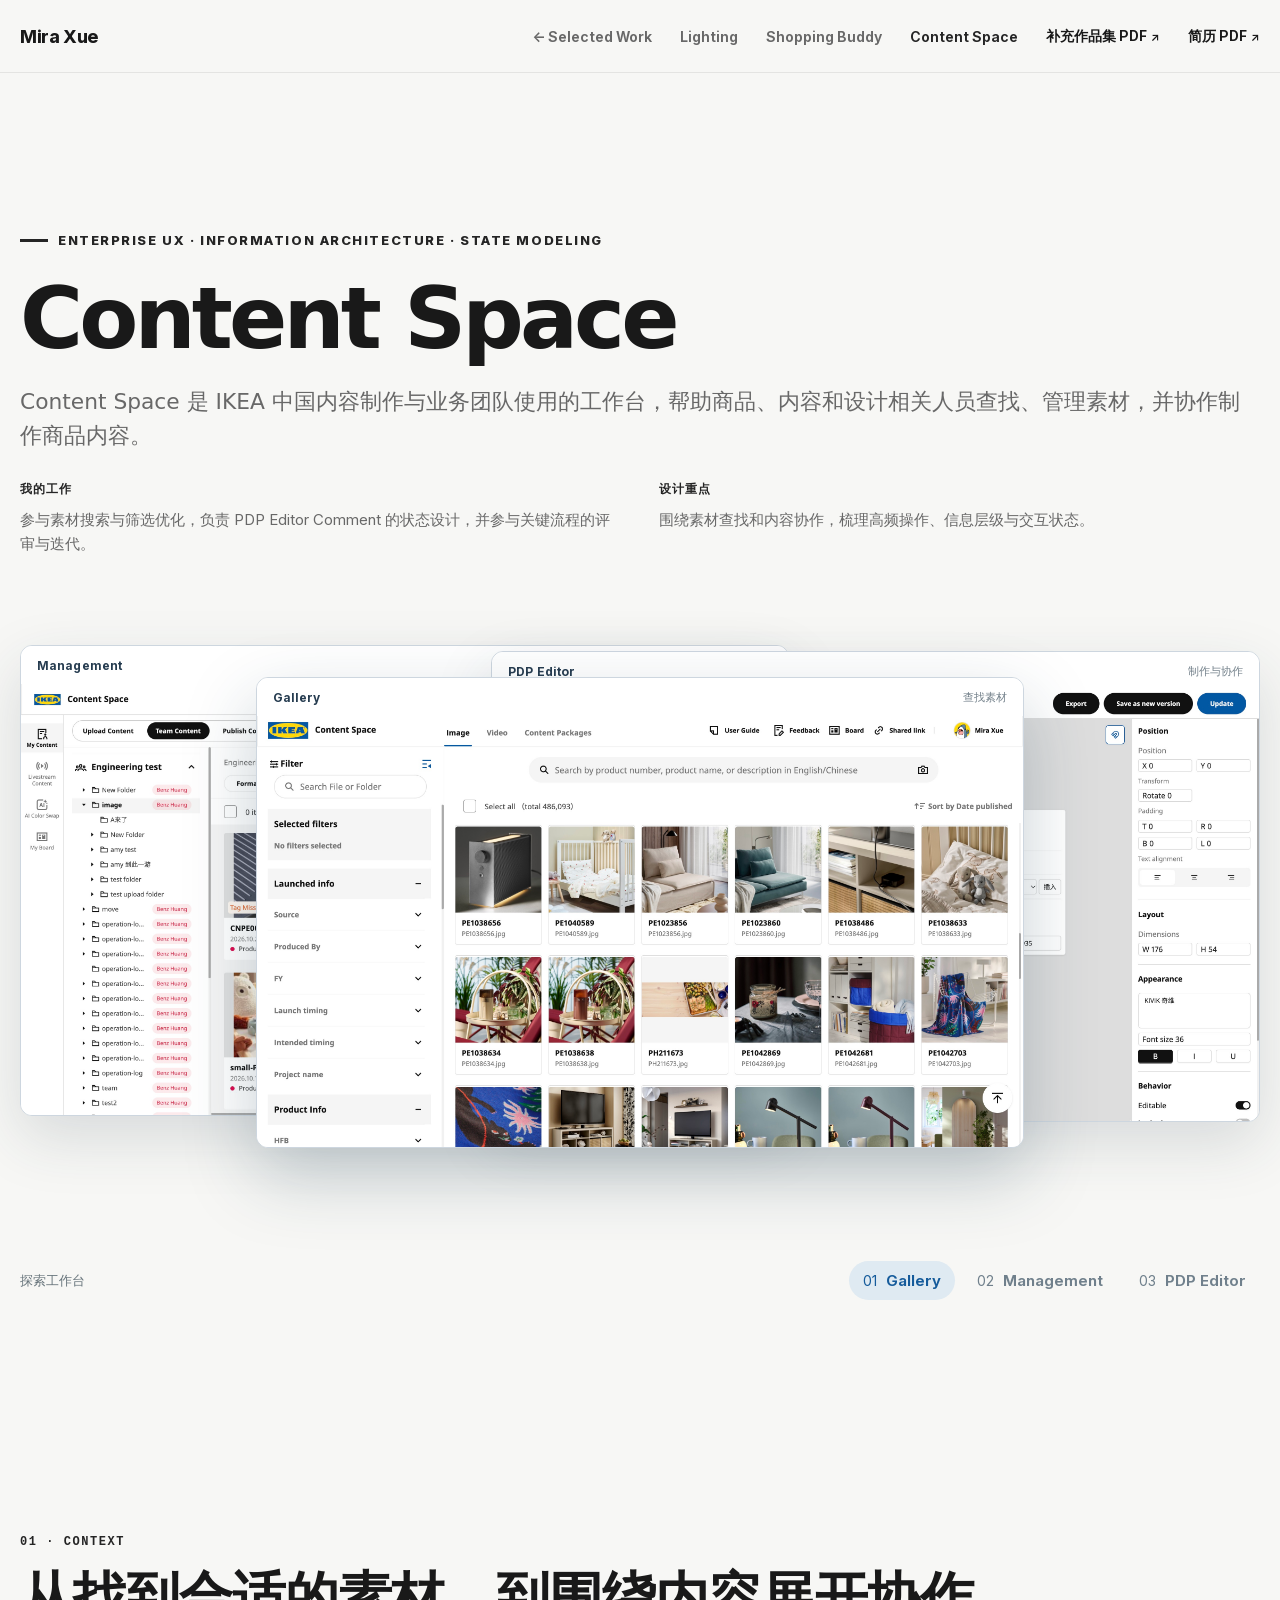
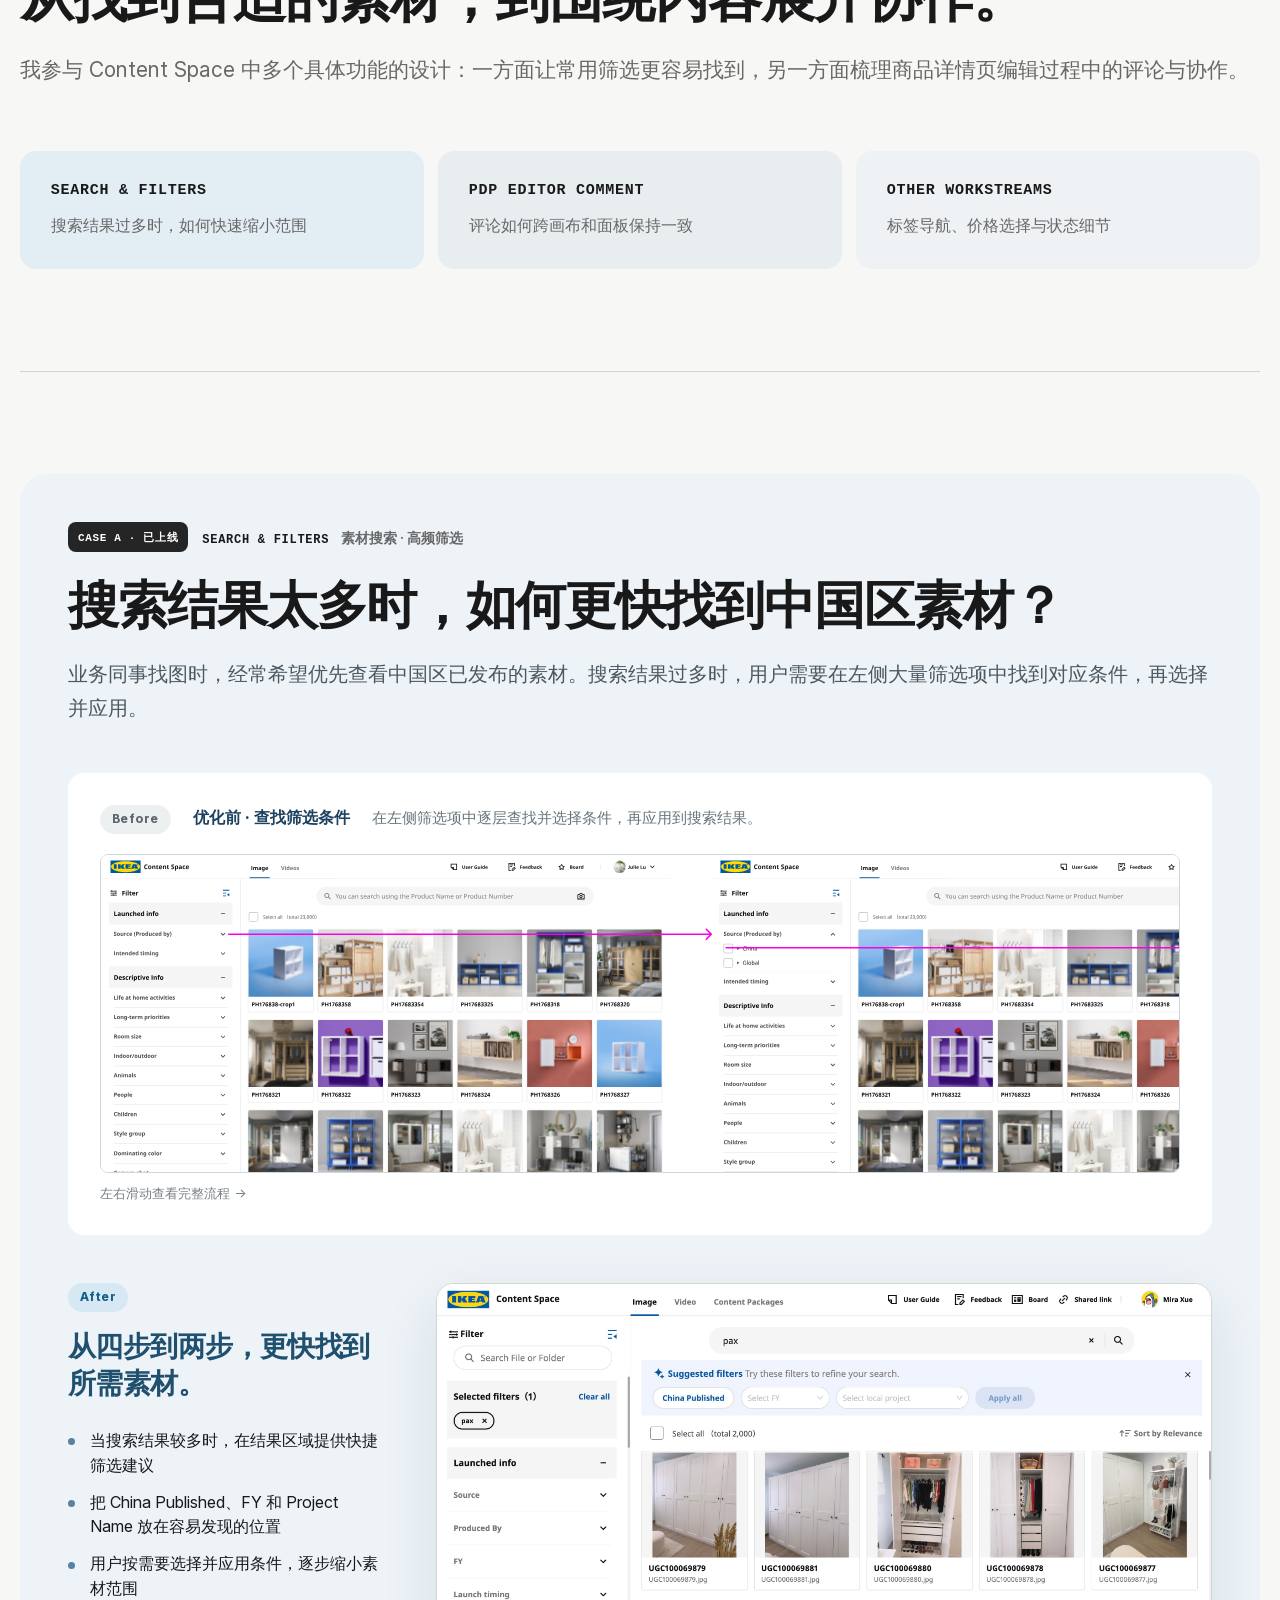
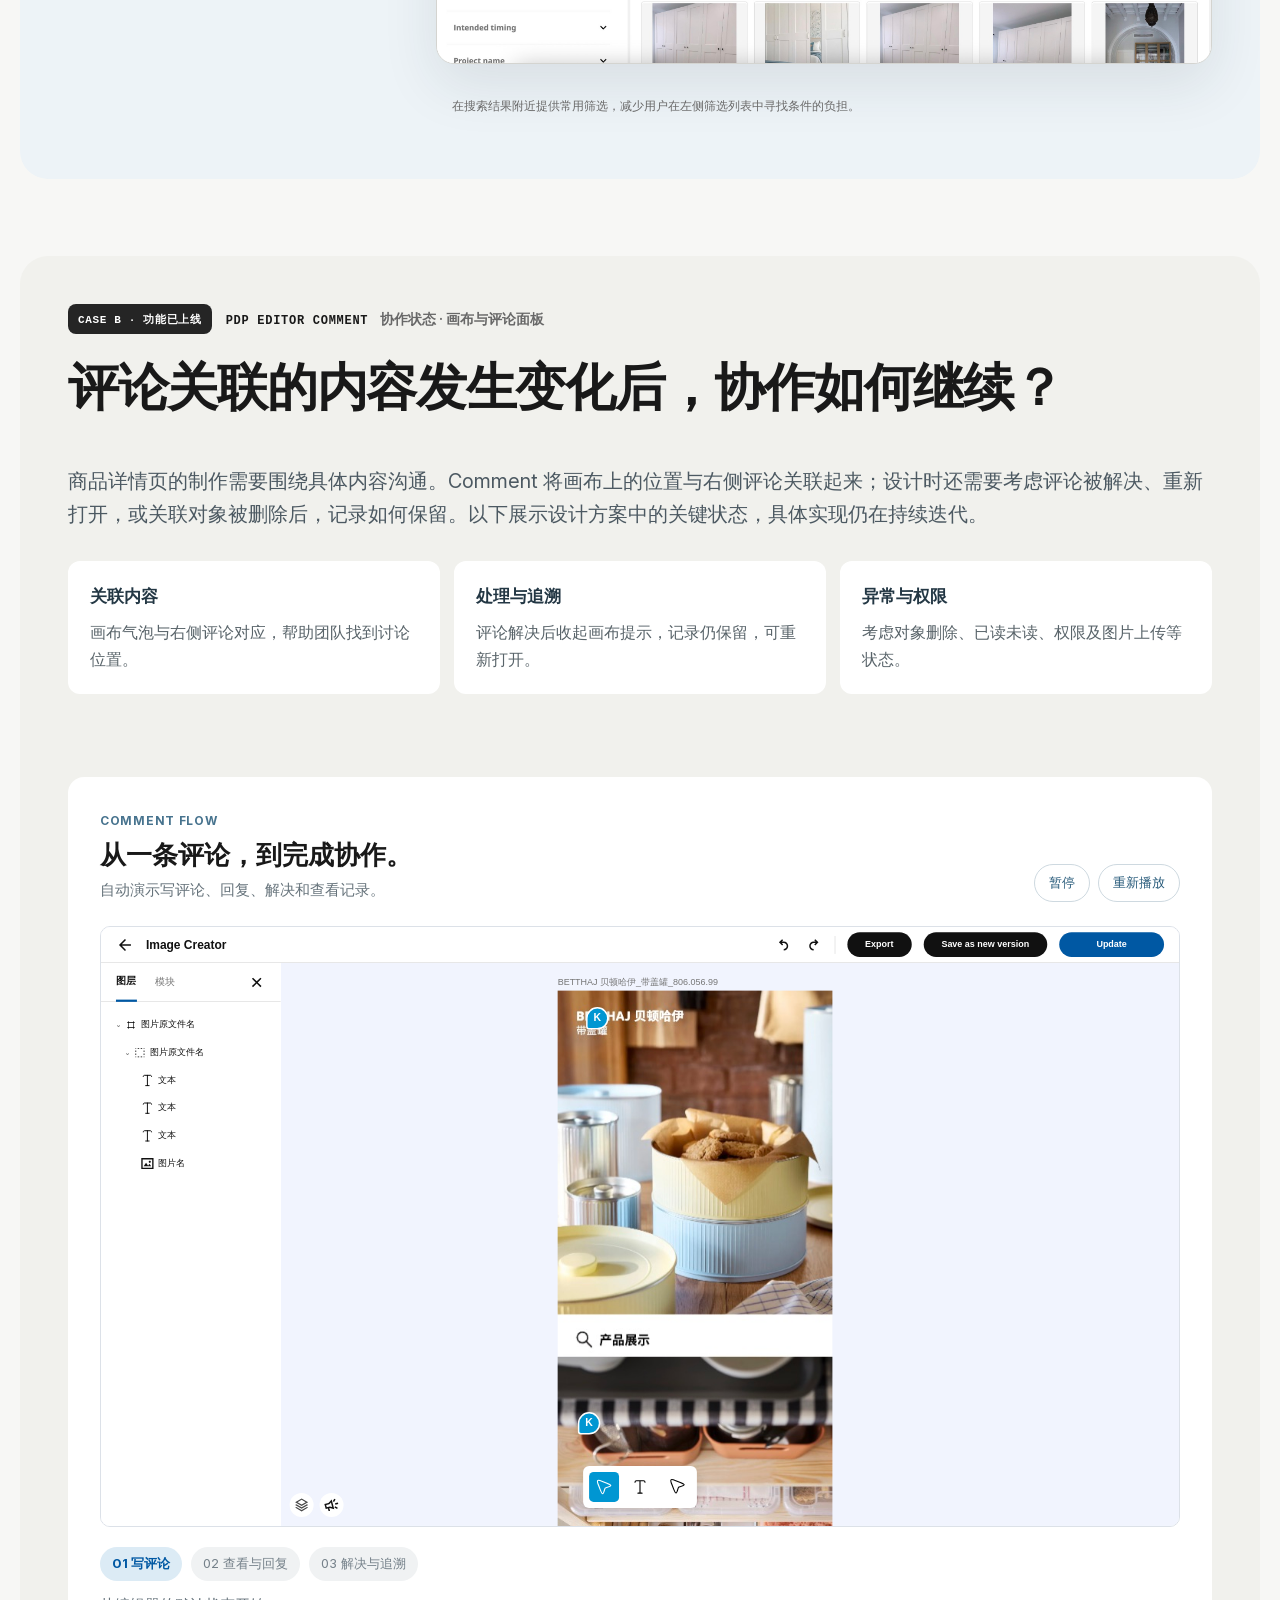
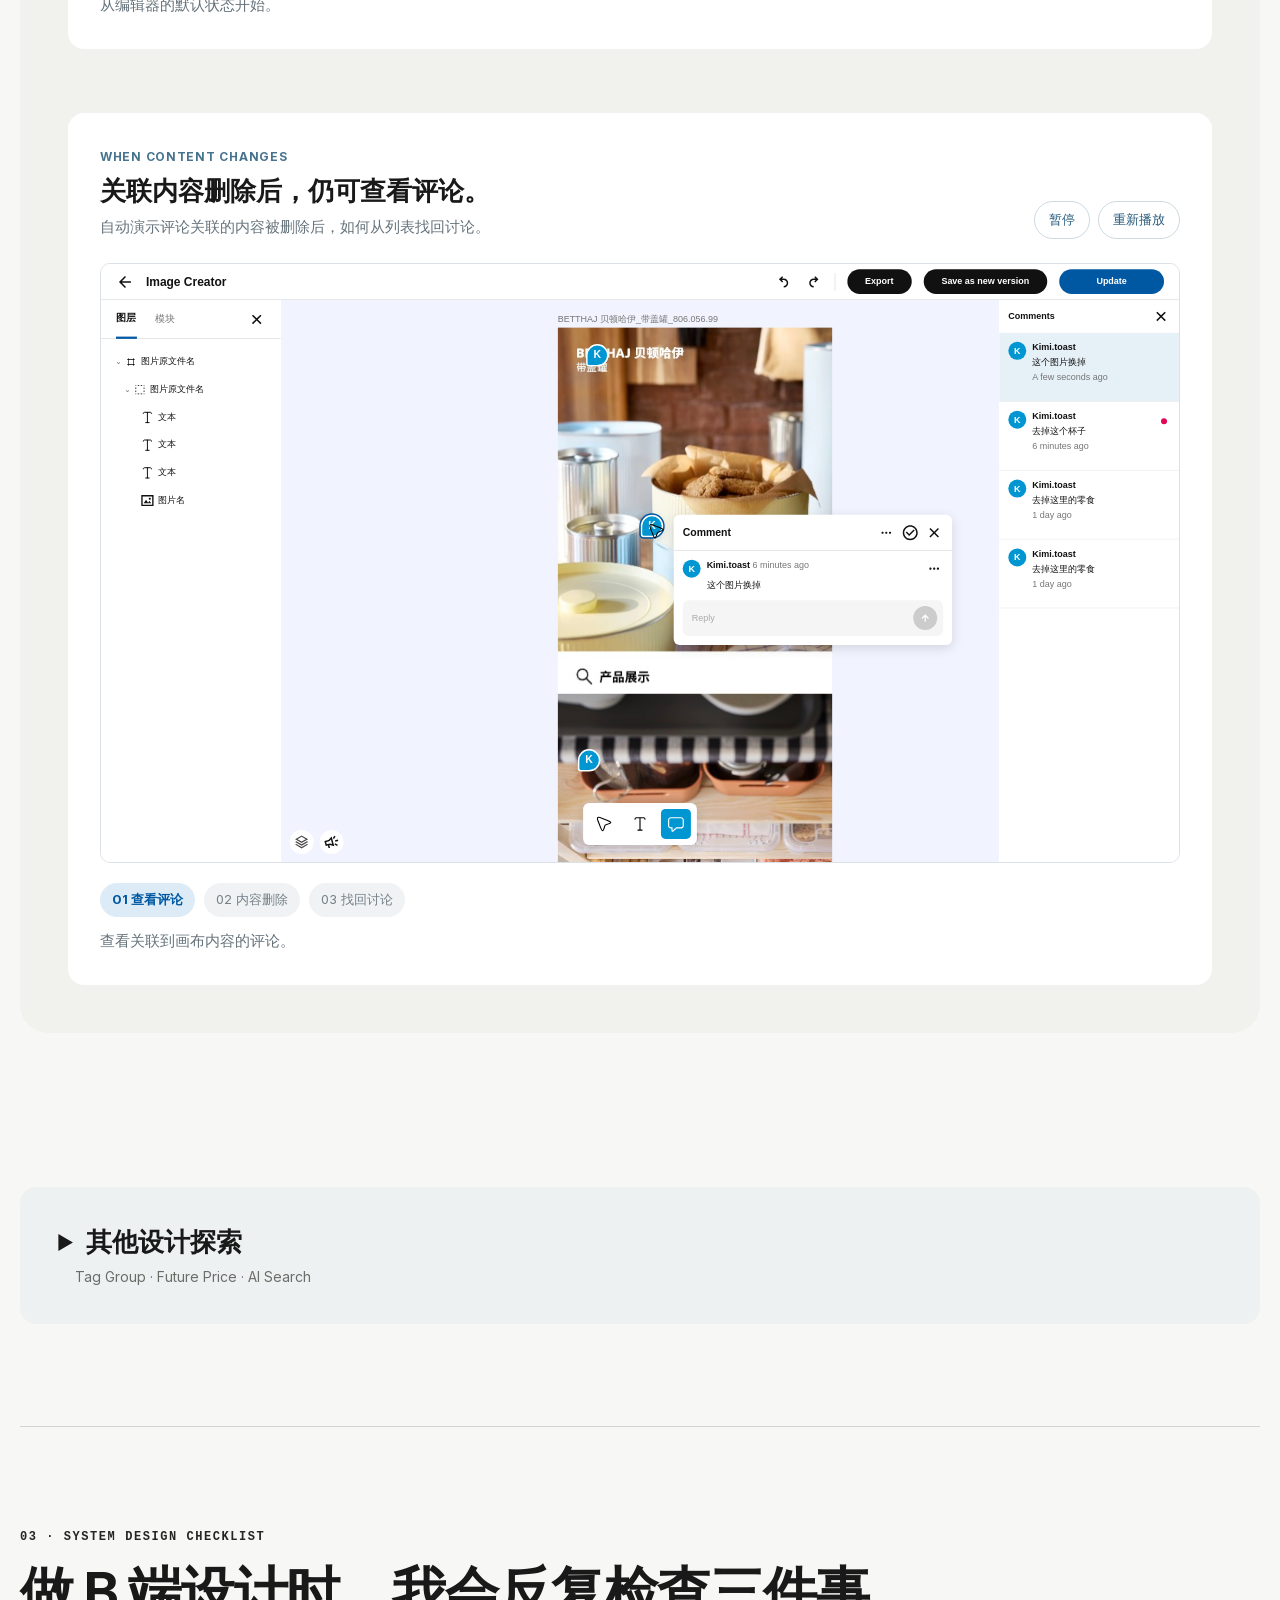
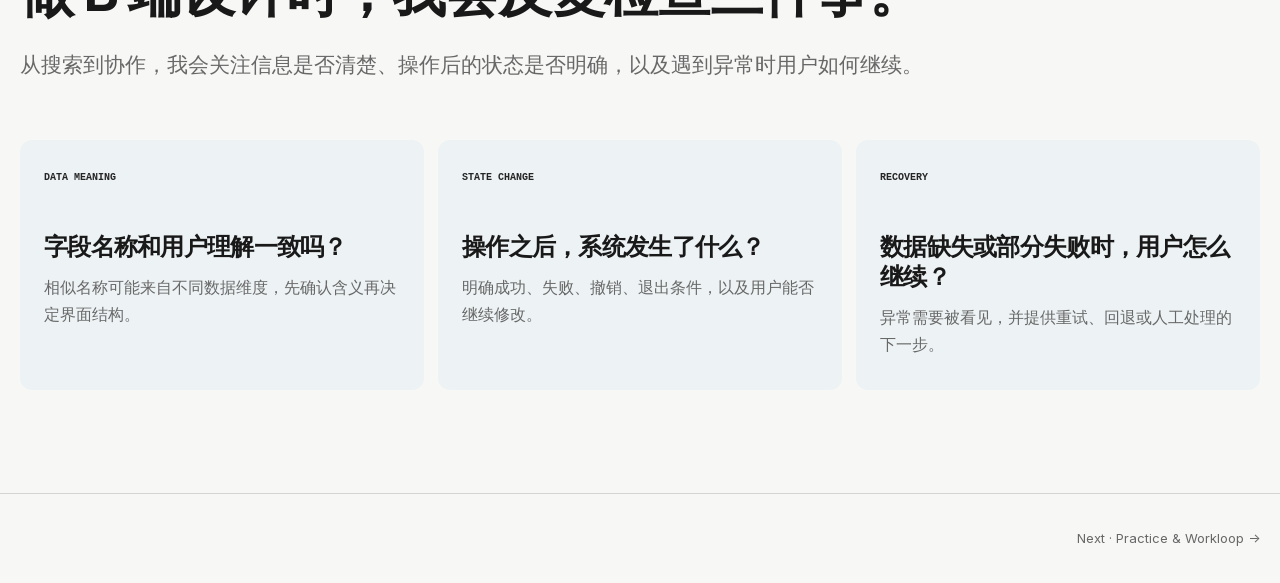
<file: content-space.html>
<!doctype html>
<html lang="zh-CN" class="case-scroll">
  <head>
    <meta charset="UTF-8" />
    <meta name="viewport" content="width=device-width, initial-scale=1.0" />
    <title>Content Space · Mira Xue</title>
    <link
      rel="preload"
      href="assets/fonts/smiley-sans/SmileySans-Portfolio-Subset.woff2"
      as="font"
      type="font/woff2"
      crossorigin
    />
    <script>
      if (new URLSearchParams(window.location.search).get("heroFont") === "pingfang") {
        document.documentElement.dataset.heroFont = "pingfang";
      }
    </script>
  <link rel="stylesheet" href="styles.css?v=20261125-mobile3" />
  </head>
  <body class="case-page content-space-page">
    <nav class="nav">
      <div class="shell nav-inner">
        <a class="brand" href="index.html">Mira Xue</a>
        <div class="nav-links">
          <a href="index.html#work">← Selected Work</a>
          <a href="lighting.html">Lighting</a>
          <a href="shopping-buddy.html">Shopping Buddy</a>
          <a aria-current="page" href="content-space.html">Content Space</a>
          <a class="nav-resource" href="documents/profile/%E8%96%9B%E9%93%AD-%E8%A1%A5%E5%85%85%E4%BD%9C%E5%93%81%E9%9B%86-%E4%BA%A7%E5%93%81%E4%BD%93%E9%AA%8C%E8%AE%BE%E8%AE%A1.pdf" target="_blank" rel="noopener noreferrer" aria-label="查看补充作品集 PDF（在新标签页打开）">补充作品集 PDF</a>
          <a class="nav-resource" href="documents/profile/resume.pdf" target="_blank" rel="noopener noreferrer" aria-label="查看简历 PDF（在新标签页打开）">简历 PDF</a>
        </div>
      </div>
    </nav>

    <header class="case-hero content-space-hero">
      <div class="shell content-space-hero-grid">
        <div class="content-space-hero-copy">
          <div class="content-space-title-block">
            <p class="eyebrow">Enterprise UX · Information Architecture · State Modeling</p>
            <h1>Content Space</h1>
          </div>
          <p class="case-deck">Content Space 是 IKEA 中国内容制作与业务团队使用的工作台，帮助商品、内容和设计相关人员查找、管理素材，并协作制作商品内容。</p>
        </div>
        <div class="project-hero-role content-space-hero-role" aria-label="项目中的工作范围">
          <div>
            <span>我的工作</span>
            <p>参与素材搜索与筛选优化，负责 PDP Editor Comment 的状态设计，并参与关键流程的评审与迭代。</p>
          </div>
          <div>
            <span>设计重点</span>
            <p>围绕素材查找和内容协作，梳理高频操作、信息层级与交互状态。</p>
          </div>
        </div>
        <div class="content-space-hero-visual content-hero-showcase" aria-label="Content Space 的三个工作场景">
          <div class="content-stack" data-active="gallery">
            <button class="content-stack-card stack-management" type="button" data-scene="management" aria-label="查看素材上传与管理界面">
              <span class="stack-card-bar"><b>Management</b><small>上传、管理素材</small></span>
              <img src="assets/content-space/management-hero.jpg" alt="团队内容管理界面" decoding="async" />
            </button>
            <button class="content-stack-card stack-gallery is-active" type="button" data-scene="gallery" aria-label="查看素材搜索界面">
              <span class="stack-card-bar"><b>Gallery</b><small>查找素材</small></span>
              <img src="assets/content-space/gallery-hero-latest.jpg" alt="素材库搜索界面" decoding="async" fetchpriority="high" />
            </button>
            <button class="content-stack-card stack-editor" type="button" data-scene="editor" aria-label="查看商品详情页编辑界面">
              <span class="stack-card-bar"><b>PDP Editor</b><small>制作与协作</small></span>
              <img src="assets/content-space/pdp-editor-hero.jpg" alt="商品详情页编辑器界面" decoding="async" />
            </button>
          </div>
          <div class="content-stack-nav" role="group" aria-label="切换工作场景">
            <span>探索工作台</span>
            <button type="button" data-scene-control="gallery" aria-pressed="true">01 <b>Gallery</b></button>
            <button type="button" data-scene-control="management" aria-pressed="false">02 <b>Management</b></button>
            <button type="button" data-scene-control="editor" aria-pressed="false">03 <b>PDP Editor</b></button>
          </div>
        </div>
      </div>
    </header>

    <main class="shell content-space-case">
      <section class="case-section content-space-section content-context">
        <div class="content-space-section-head">
          <p class="case-label">01 · CONTEXT</p>
          <h2>从找到合适的素材，到围绕内容展开协作。</h2>
          <p>我参与 Content Space 中多个具体功能的设计：一方面让常用筛选更容易找到，另一方面梳理商品详情页编辑过程中的评论与协作。</p>
        </div>
        <div class="content-capability-strip">
          <span><strong>Search &amp; Filters</strong><small>搜索结果过多时，如何快速缩小范围</small></span>
          <span><strong>PDP Editor Comment</strong><small>评论如何跨画布和面板保持一致</small></span>
          <span><strong>Other Workstreams</strong><small>标签导航、价格选择与状态细节</small></span>
        </div>
      </section>

      <section class="case-section content-space-section content-feature-details">
        <div class="content-feature-list">
          <article class="content-feature content-feature-gallery">
            <header class="content-feature-heading">
              <div class="content-feature-identity">
                <span class="content-feature-index">CASE A · 已上线</span>
                <div><strong>SEARCH &amp; FILTERS</strong><span class="content-feature-cn">素材搜索 · 高频筛选</span></div>
              </div>
              <h3>搜索结果太多时，如何更快找到中国区素材？</h3>
              <p class="search-case-intro">业务同事找图时，经常希望优先查看中国区已发布的素材。搜索结果过多时，用户需要在左侧大量筛选项中找到对应条件，再选择并应用。</p>
            </header>
            <div class="search-before">
              <div class="search-before-head"><span class="search-phase search-phase-before">Before</span><span>优化前 · 查找筛选条件</span><p>在左侧筛选项中逐层查找并选择条件，再应用到搜索结果。</p></div>
              <div class="search-before-scroll" tabindex="0" role="region" aria-label="优化前的筛选流程，可横向滚动查看">
                <img src="assets/content-space/search-before-flow.svg?v=2" alt="优化前在左侧筛选栏展开条件、选择并应用的流程示意" loading="lazy" decoding="async" />
              </div>
              <small>左右滑动查看完整流程 →</small>
            </div>
            <div class="content-feature-body">
              <div class="content-feature-copy">
                <span class="search-phase search-phase-after">After</span>
                <h4 class="search-solution-title">从四步到两步，更快找到所需素材。</h4>
                <ul>
                  <li>当搜索结果较多时，在结果区域提供快捷筛选建议</li>
                  <li>把 China Published、FY 和 Project Name 放在容易发现的位置</li>
                  <li>用户按需要选择并应用条件，逐步缩小素材范围</li>
                </ul>
              </div>
              <figure class="content-design-frame content-evidence-figure">
                <div class="content-evidence-panel">
                  <img src="assets/content-space/suggested-filters.jpg" alt="Content Space 搜索结果中的 China Published、FY 和项目名称快捷筛选" decoding="async" loading="lazy" />
                </div>
                <figcaption>在搜索结果附近提供常用筛选，减少用户在左侧筛选列表中寻找条件的负担。</figcaption>
              </figure>
            </div>
          </article>

          <article class="content-feature content-feature-comment">
            <header class="content-feature-heading">
              <div class="content-feature-identity">
                <span class="content-feature-index">CASE B · 功能已上线</span>
                <div><strong>PDP EDITOR COMMENT</strong><span class="content-feature-cn">协作状态 · 画布与评论面板</span></div>
              </div>
              <h3>评论关联的内容发生变化后，协作如何继续？</h3>
            </header>
            <div class="content-feature-body comment-feature-body">
              <div class="content-feature-copy">
                <p>商品详情页的制作需要围绕具体内容沟通。Comment 将画布上的位置与右侧评论关联起来；设计时还需要考虑评论被解决、重新打开，或关联对象被删除后，记录如何保留。以下展示设计方案中的关键状态，具体实现仍在持续迭代。</p>
                <ul>
                  <li><strong>关联内容</strong><span>画布气泡与右侧评论对应，帮助团队找到讨论位置。</span></li>
                  <li><strong>处理与追溯</strong><span>评论解决后收起画布提示，记录仍保留，可重新打开。</span></li>
                  <li><strong>异常与权限</strong><span>考虑对象删除、已读未读、权限及图片上传等状态。</span></li>
                </ul>
              </div>
              <section class="figma-walk" data-figma-walk aria-label="Comment 完整链路自动演示">
                <div class="figma-walk-intro"><div><span>COMMENT FLOW</span><h4>从一条评论，到完成协作。</h4><p>自动演示写评论、回复、解决和查看记录。</p></div><div class="figma-walk-actions"><button type="button" data-walk-toggle>暂停</button><button type="button" data-walk-replay>重新播放</button></div></div>
                <div class="figma-walk-scroll" tabindex="0" role="region" aria-label="编辑器画面，可横向滚动查看">
                  <div class="figma-walk-viewport"><div class="figma-editor" data-walk-stage="0">
                    <div class="fg-top"><div class="fg-top-title"><img src="assets/content-space/comment/new-imgArrowLeft.svg" alt="" /><strong>Image Creator</strong></div><div class="fg-top-actions"><img src="assets/content-space/comment/new-imgArrowUTurnBackwards.svg" alt="" /><img src="assets/content-space/comment/new-imgArrowUTurnBackwards1.svg" alt="" /><span class="fg-top-divider" aria-hidden="true"></span><b>Export</b><b>Save as new version</b><b class="fg-update">Update</b></div></div>
                    <aside class="fg-layers"><div class="fg-tabs"><strong>图层</strong><span>模块</span><img src="assets/content-space/comment/new-imgCross.svg" alt="" /></div><div class="fg-layer-list"><div>⌄ <img src="assets/content-space/comment/imgFrame2087326726.svg" alt="" /> 图片原文件名</div><div class="fg-indent">⌄ <img src="assets/content-space/comment/imgFrame2087326727.svg" alt="" /> 图片原文件名</div><div class="fg-deep"><img src="assets/content-space/comment/new-imgAndrsrxnText.svg" alt="" /> 文本</div><div class="fg-deep"><img src="assets/content-space/comment/new-imgAndrsrxnText.svg" alt="" /> 文本</div><div class="fg-deep"><img src="assets/content-space/comment/new-imgAndrsrxnText.svg" alt="" /> 文本</div><div class="fg-deep"><img src="assets/content-space/comment/imgImage.svg" alt="" /> 图片名</div></div></aside>
                    <div class="fg-product"><div class="fg-product-title">BETTHAJ 贝顿哈伊_带盖罐_806.056.99</div><img src="assets/content-space/comment/comment-product-optimized.jpg" alt="带盖罐商品详情页画布" loading="lazy" /><span class="fg-pin fg-pin-one">K</span><span class="fg-pin fg-pin-two">K</span><span class="fg-pin fg-pin-new" data-walk-pin>K</span></div>
                    <div class="fg-corner-tools"><span><img src="assets/content-space/comment/new-imgFrame.svg" alt="" /></span><span><img src="assets/content-space/comment/imgMegaphone.svg" alt="" /></span></div>
                    <div class="fg-mode-bar"><span class="fg-mode-cursor"><img src="assets/content-space/comment/new-imgHugeiconsCursor02.svg" alt="" /></span><span><img src="assets/content-space/comment/new-imgAndrsrxnText.svg" alt="" /></span><span class="fg-mode-comment"><img src="assets/content-space/comment/new-imgCodiconComment.svg" alt="" /></span></div>
                    <aside class="fg-comments"><div class="fg-comments-head"><strong>Comments</strong><img src="assets/content-space/comment/new-imgCross.svg" alt="" /></div><div class="fg-row fg-new-row"><span class="fg-avatar fg-new-avatar">K</span><div><strong>Kimi.toast</strong><p>这个图片换掉</p><small data-walk-row-meta>A few seconds ago</small></div><img class="fg-row-done" src="assets/content-space/comment/resolved-imgReplaceMe4.svg" alt="" /></div><div class="fg-row"><span class="fg-avatar">K</span><div><strong>Kimi.toast</strong><p>去掉这个杯子</p><small>6 minutes ago</small></div><i></i></div><div class="fg-row"><span class="fg-avatar">K</span><div><strong>Kimi.toast</strong><p>去掉这里的零食</p><small>1 day ago</small></div></div><div class="fg-row"><span class="fg-avatar">K</span><div><strong>Kimi.toast</strong><p>去掉这里的零食</p><small>1 day ago</small></div></div></aside>
                    <span class="fg-pin fg-draft-pin">K</span><div class="fg-draft"><p data-walk-draft>Add a comment</p><div class="fg-draft-actions"><img src="assets/content-space/comment/new-imgBxAt.svg" alt="" /><img src="assets/content-space/comment/imgImage.svg" alt="" /><span class="fg-send"><img src="assets/content-space/comment/new-imgArrowUpSmall.svg" alt="" /></span></div></div>
                    <div class="fg-thread"><div class="fg-thread-head"><strong>Comment</strong><div><img src="assets/content-space/comment/view-imgReplaceMe1.svg" alt="" /><img class="fg-check" src="assets/content-space/comment/view-imgReplaceMe2.svg" alt="" /><img class="fg-check-resolved" src="assets/content-space/comment/resolved-imgReplaceMe1.svg" alt="" /><img src="assets/content-space/comment/view-imgReplaceMe3.svg" alt="" /></div></div><div class="fg-message"><span class="fg-avatar">K</span><div><strong>Kimi.toast</strong> <small>6 minutes ago</small><p>这个图片换掉</p></div><img src="assets/content-space/comment/view-imgReplaceMe1.svg" alt="" /></div><div class="fg-reply"><span class="fg-avatar fg-avatar-yellow">M</span><div><strong>Mira.xue</strong> <small>3 minutes ago</small><p>好的</p></div></div><div class="fg-reply-box"><span data-walk-reply>Reply</span><span><img src="assets/content-space/comment/new-imgArrowUpSmall.svg" alt="" /></span></div></div>
                    
                    <div class="fg-pointer" aria-hidden="true"><img class="fg-arrow-pointer" src="assets/content-space/comment/new-imgHugeiconsCursor02.svg" alt="" /><img class="fg-comment-pointer" src="assets/content-space/comment/new-imgCodiconComment.svg" alt="" /></div>
                  </div></div>
                </div><small class="figma-walk-hint">手机上显示完整画面，可放大查看细节</small>
                <div class="figma-walk-footer"><div class="figma-walk-progress"><span data-walk-group="0">01 写评论</span><span data-walk-group="1">02 查看与回复</span><span data-walk-group="2">03 解决与追溯</span></div><p data-walk-description>打开评论模式。</p></div>
              </section>
              <div class="comment-exception">
                
                <section class="figma-walk deletion-walk" data-delete-walk aria-label="关联内容删除后的评论自动演示">
                  <div class="figma-walk-intro"><div><span>WHEN CONTENT CHANGES</span><h4>关联内容删除后，仍可查看评论。</h4><p>自动演示评论关联的内容被删除后，如何从列表找回讨论。</p></div><div class="figma-walk-actions"><button type="button" data-delete-toggle>暂停</button><button type="button" data-delete-replay>重新播放</button></div></div>
                  <div class="figma-walk-scroll" tabindex="0" role="region" aria-label="编辑器画面，可横向滚动查看"><div class="figma-walk-viewport"><div class="figma-editor fg-deletion" data-walk-stage="4" data-delete-stage="0">
                    <div class="fg-top"><div class="fg-top-title"><img src="assets/content-space/comment/new-imgArrowLeft.svg" alt="" /><strong>Image Creator</strong></div><div class="fg-top-actions"><img src="assets/content-space/comment/new-imgArrowUTurnBackwards.svg" alt="" /><img src="assets/content-space/comment/new-imgArrowUTurnBackwards1.svg" alt="" /><span class="fg-top-divider" aria-hidden="true"></span><b>Export</b><b>Save as new version</b><b class="fg-update">Update</b></div></div>
                    <aside class="fg-layers"><div class="fg-tabs"><strong>图层</strong><span>模块</span><img src="assets/content-space/comment/new-imgCross.svg" alt="" /></div><div class="fg-layer-list"><div>⌄ <img src="assets/content-space/comment/imgFrame2087326726.svg" alt="" /> 图片原文件名</div><div class="fg-indent">⌄ <img src="assets/content-space/comment/imgFrame2087326727.svg" alt="" /> 图片原文件名</div><div class="fg-deep"><img src="assets/content-space/comment/new-imgAndrsrxnText.svg" alt="" /> 文本</div><div class="fg-deep"><img src="assets/content-space/comment/new-imgAndrsrxnText.svg" alt="" /> 文本</div><div class="fg-deep"><img src="assets/content-space/comment/new-imgAndrsrxnText.svg" alt="" /> 文本</div><div class="fg-deep"><img src="assets/content-space/comment/imgImage.svg" alt="" /> 图片名</div></div></aside>
                    <div class="fg-product"><div class="fg-product-title">BETTHAJ 贝顿哈伊_带盖罐_806.056.99</div><img src="assets/content-space/comment/comment-product-optimized.jpg" alt="带盖罐商品详情页画布" loading="lazy" /><span class="fg-pin fg-pin-one">K</span><span class="fg-pin fg-pin-two">K</span><span class="fg-pin fg-pin-new" data-walk-pin>K</span></div>
                    <div class="fg-corner-tools"><span><img src="assets/content-space/comment/new-imgFrame.svg" alt="" /></span><span><img src="assets/content-space/comment/imgMegaphone.svg" alt="" /></span></div>
                    <div class="fg-mode-bar"><span class="fg-mode-cursor"><img src="assets/content-space/comment/new-imgHugeiconsCursor02.svg" alt="" /></span><span><img src="assets/content-space/comment/new-imgAndrsrxnText.svg" alt="" /></span><span class="fg-mode-comment"><img src="assets/content-space/comment/new-imgCodiconComment.svg" alt="" /></span></div>
                    <aside class="fg-comments"><div class="fg-comments-head"><strong>Comments</strong><img src="assets/content-space/comment/new-imgCross.svg" alt="" /></div><div class="fg-row fg-new-row"><span class="fg-avatar fg-new-avatar">K</span><div><strong>Kimi.toast</strong><p>这个图片换掉</p><small data-walk-row-meta>A few seconds ago</small></div><img class="fg-row-done" src="assets/content-space/comment/resolved-imgReplaceMe4.svg" alt="" /></div><div class="fg-row"><span class="fg-avatar">K</span><div><strong>Kimi.toast</strong><p>去掉这个杯子</p><small>6 minutes ago</small></div><i></i></div><div class="fg-row"><span class="fg-avatar">K</span><div><strong>Kimi.toast</strong><p>去掉这里的零食</p><small>1 day ago</small></div></div><div class="fg-row"><span class="fg-avatar">K</span><div><strong>Kimi.toast</strong><p>去掉这里的零食</p><small>1 day ago</small></div></div></aside>
                    <span class="fg-pin fg-draft-pin">K</span><div class="fg-draft"><p data-walk-draft>Add a comment</p><div class="fg-draft-actions"><img src="assets/content-space/comment/new-imgBxAt.svg" alt="" /><img src="assets/content-space/comment/imgImage.svg" alt="" /><span class="fg-send"><img src="assets/content-space/comment/new-imgArrowUpSmall.svg" alt="" /></span></div></div>
                    <div class="fg-thread"><div class="fg-thread-head"><strong>Comment</strong><div><img src="assets/content-space/comment/view-imgReplaceMe1.svg" alt="" /><img class="fg-check" src="assets/content-space/comment/view-imgReplaceMe2.svg" alt="" /><img class="fg-check-resolved" src="assets/content-space/comment/resolved-imgReplaceMe1.svg" alt="" /><img src="assets/content-space/comment/view-imgReplaceMe3.svg" alt="" /></div></div><div class="fg-message"><span class="fg-avatar">K</span><div><strong>Kimi.toast</strong> <small>6 minutes ago</small><p>这个图片换掉</p></div><img src="assets/content-space/comment/view-imgReplaceMe1.svg" alt="" /></div><div class="fg-reply"><span class="fg-avatar fg-avatar-yellow">M</span><div><strong>Mira.xue</strong> <small>3 minutes ago</small><p>好的</p></div></div><div class="fg-reply-box"><span data-walk-reply>Reply</span><span><img src="assets/content-space/comment/new-imgArrowUpSmall.svg" alt="" /></span></div></div>
                    
                    <div class="fg-pointer" aria-hidden="true"><img class="fg-arrow-pointer" src="assets/content-space/comment/new-imgHugeiconsCursor02.svg" alt="" /><img class="fg-comment-pointer" src="assets/content-space/comment/new-imgCodiconComment.svg" alt="" /></div>
                  </div></div></div>
                  <small class="figma-walk-hint">手机上显示完整画面，可放大查看细节</small><div class="figma-walk-footer"><div class="figma-walk-progress"><span data-delete-group>01 查看评论</span><span data-delete-group>02 内容删除</span><span data-delete-group>03 找回讨论</span></div><p data-delete-description>查看关联到画布内容的评论。</p></div>
                </section>
              </div>
            </div>
          </article>

          <details class="content-other-work">
            <summary>其他设计探索 <span>Tag Group · Future Price · AI Search</span></summary>
          <article class="content-feature content-feature-tag">
            <header class="content-feature-heading">
              <div class="content-feature-identity">
                <span class="content-feature-index">SUPPORTING</span>
                <div><strong>TAG GROUP NAVIGATION</strong><span class="content-feature-cn">标签组设计 · 分组导航与状态</span></div>
              </div>
              <h3>AI 给出多个选图方向后，用户需要知道自己正在看哪一组、哪一个方向。</h3>
            </header>
            <div class="content-feature-body">
              <div class="content-feature-copy">
              <p>Tag Group 不是普通标签列表。它要同时表达选图组、组内方向和候选图片之间的关系，还要让用户区分关闭当前视图与删除结果。</p>
                <ul>
                  <li>有推荐方向时显示导航，无方向时只保留“全部素材”</li>
                  <li>空间不足时只让导航栏横向滚动</li>
                  <li>“×”关闭当前视图，不删除 Tag 或推荐结果</li>
                </ul>
              </div>
              <figure class="content-design-frame content-evidence-figure">
                <div class="content-evidence-panel">
              <img src="assets/content-space/tag-group-in-context-optimized.jpg" alt="Tag Group 在 Selection Agent 页面中的呈现" decoding="async" loading="lazy" />
                </div>
                <figcaption>标签组出现在选图结果上方，帮助用户切换不同推荐方向。</figcaption>
              </figure>
            </div>
            <figure class="content-component-detail">
              <div class="content-component-detail-head">
                <span>COMPONENT DETAIL</span>
                <p>同一套组件需要覆盖 Default、Active、Collapsed 和 Long text。</p>
              </div>
              <img src="assets/content-space/tag-group-component-states-optimized.jpg" alt="Tag Group 的 default、active、collapsed 和 long text 状态" decoding="async" loading="lazy" />
            </figure>
          </article>

          <article class="content-feature content-feature-price">
            <header class="content-feature-heading">
              <div class="content-feature-identity">
                <span class="content-feature-index">SUPPORTING</span>
                <div><strong>FUTURE PRICE</strong><span class="content-feature-cn">价格选项设计 · 信息层级与批量规则</span></div>
              </div>
              <h3>多个价格并存时，用户需要快速看懂并选对。</h3>
            </header>
            <div class="content-feature-body">
              <div class="content-feature-copy">
                <p>一个下拉框里同时出现当前价格、未来价格、价格类型和生效时间。我把金额设为主信息，把类型和日期放到辅助层，并让批量操作沿用同一套选择逻辑。</p>
                <ul>
                  <li>先按“当前 / 未来”区分价格记录</li>
                  <li>金额是主信息，类型和日期作为辅助说明</li>
                  <li>批量切换时，每件商品匹配自己的价格记录</li>
                </ul>
              </div>
              <figure class="content-design-frame content-evidence-figure">
                <div class="content-evidence-panel">
              <img src="assets/content-space/future-price-in-context.png" alt="模板创建页面中的当前与未来价格选择" decoding="async" loading="lazy" />
                </div>
                <figcaption>用户在模板表格中为单个商品选择当前或未来价格。</figcaption>
              </figure>
            </div>
            <figure class="content-component-detail content-component-detail-price">
              <div class="content-component-detail-head">
                <span>COMPONENT DETAIL</span>
                <p>选项中同时呈现金额、价格类型、生效日期和选中状态。</p>
              </div>
              <img src="assets/content-space/future-price-component-states.png" alt="价格选项的 selected、default 和 hover 状态" decoding="async" loading="lazy" />
            </figure>
            <div class="content-feature-notes">
              <span>当前 / 未来是第一层选择</span>
              <span>每件商品匹配自己的价格</span>
              <span>空数据、失败和撤销需要单独处理</span>
            </div>
          </article>
          <article class="content-feature content-feature-gallery">
            <header class="content-feature-heading">
              <div class="content-feature-identity">
                <span class="content-feature-index">EXPLORATION · 未上线</span>
                <div><strong>AI-ASSISTED SEARCH</strong><span class="content-feature-cn">后续探索 · 自然语言搜索</span></div>
              </div>
              <h3>让一句自然语言，变成可检查、可修改的筛选条件。</h3>
            </header>
            <div class="content-feature-body">
              <div class="content-feature-copy"><p>在快捷筛选之外，曾探索将自然语言请求转化为搜索词和筛选条件，让用户检查、修改后再应用。该方向后来因优先级调整暂未推进上线。</p></div>
              <figure class="content-design-frame content-evidence-figure">
                <div class="content-evidence-panel"><img src="assets/content-space/ai-search-assistant-optimized.jpg" alt="AI 辅助搜索的概念设计" decoding="async" loading="lazy" /></div>
                <figcaption>概念探索：在现有搜索页面中展示 AI 建议的条件。</figcaption>
              </figure>
            </div>
          </article>
          </details>

        </div>
      </section>

      <section class="case-section content-space-section content-repeated">
        <div class="content-space-section-head">
          <p class="case-label">03 · SYSTEM DESIGN CHECKLIST</p>
          <h2>做 B 端设计时，我会反复检查三件事。</h2>
          <p>从搜索到协作，我会关注信息是否清楚、操作后的状态是否明确，以及遇到异常时用户如何继续。</p>
        </div>
        <div class="content-question-strip">
          <article><span>DATA MEANING</span><h3>字段名称和用户理解一致吗？</h3><p>相似名称可能来自不同数据维度，先确认含义再决定界面结构。</p></article>
          <article><span>STATE CHANGE</span><h3>操作之后，系统发生了什么？</h3><p>明确成功、失败、撤销、退出条件，以及用户能否继续修改。</p></article>
          <article><span>RECOVERY</span><h3>数据缺失或部分失败时，用户怎么继续？</h3><p>异常需要被看见，并提供重试、回退或人工处理的下一步。</p></article>
        </div>
      </section>

    </main>

    <footer class="footer">
      <div class="shell"><a href="index.html#practice">Next · Practice & Workloop →</a></div>
    </footer>
    <script src="main.js?v=20261125-local6"></script>
    <script src="figma-walk.js?v=6"></script>
  <script src="delete-walk.js?v=2" defer></script>
  <script src="comment-zoom.js?v=2" defer></script>
</body>
</html>
</file>
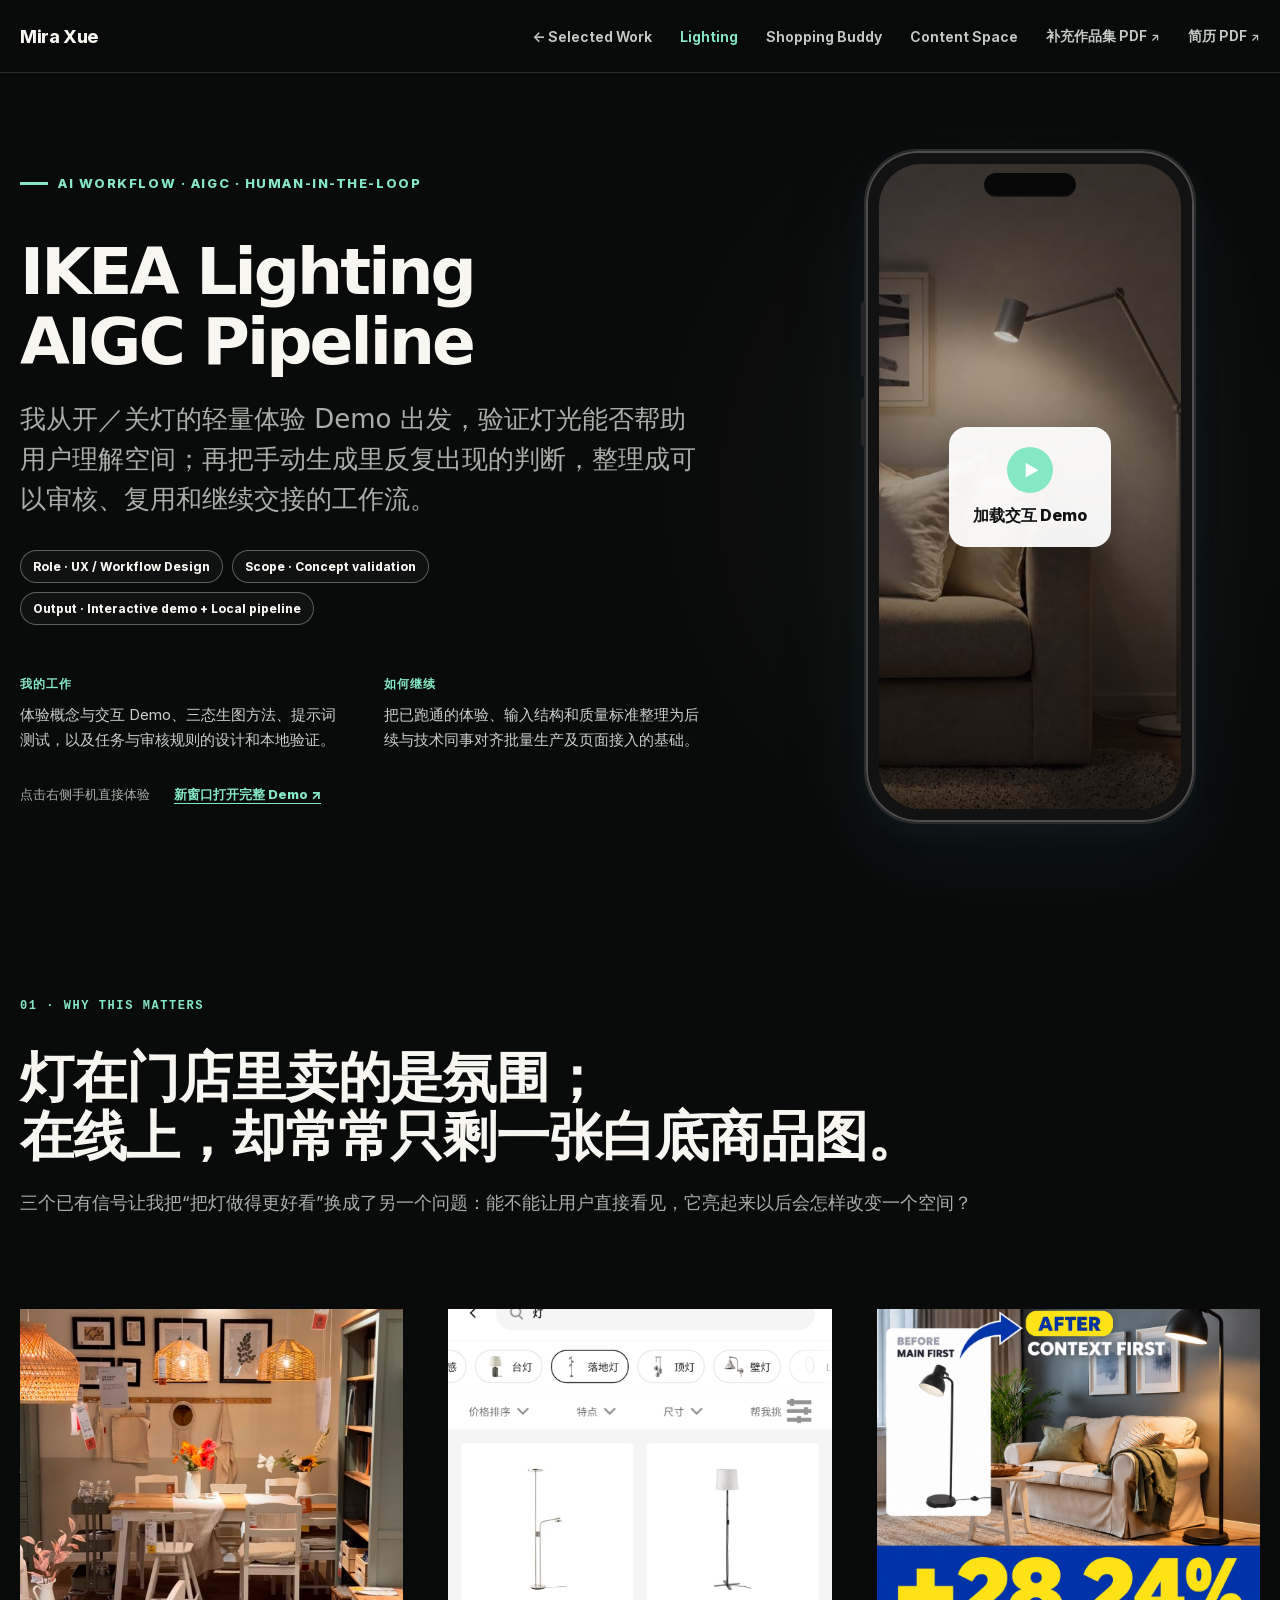
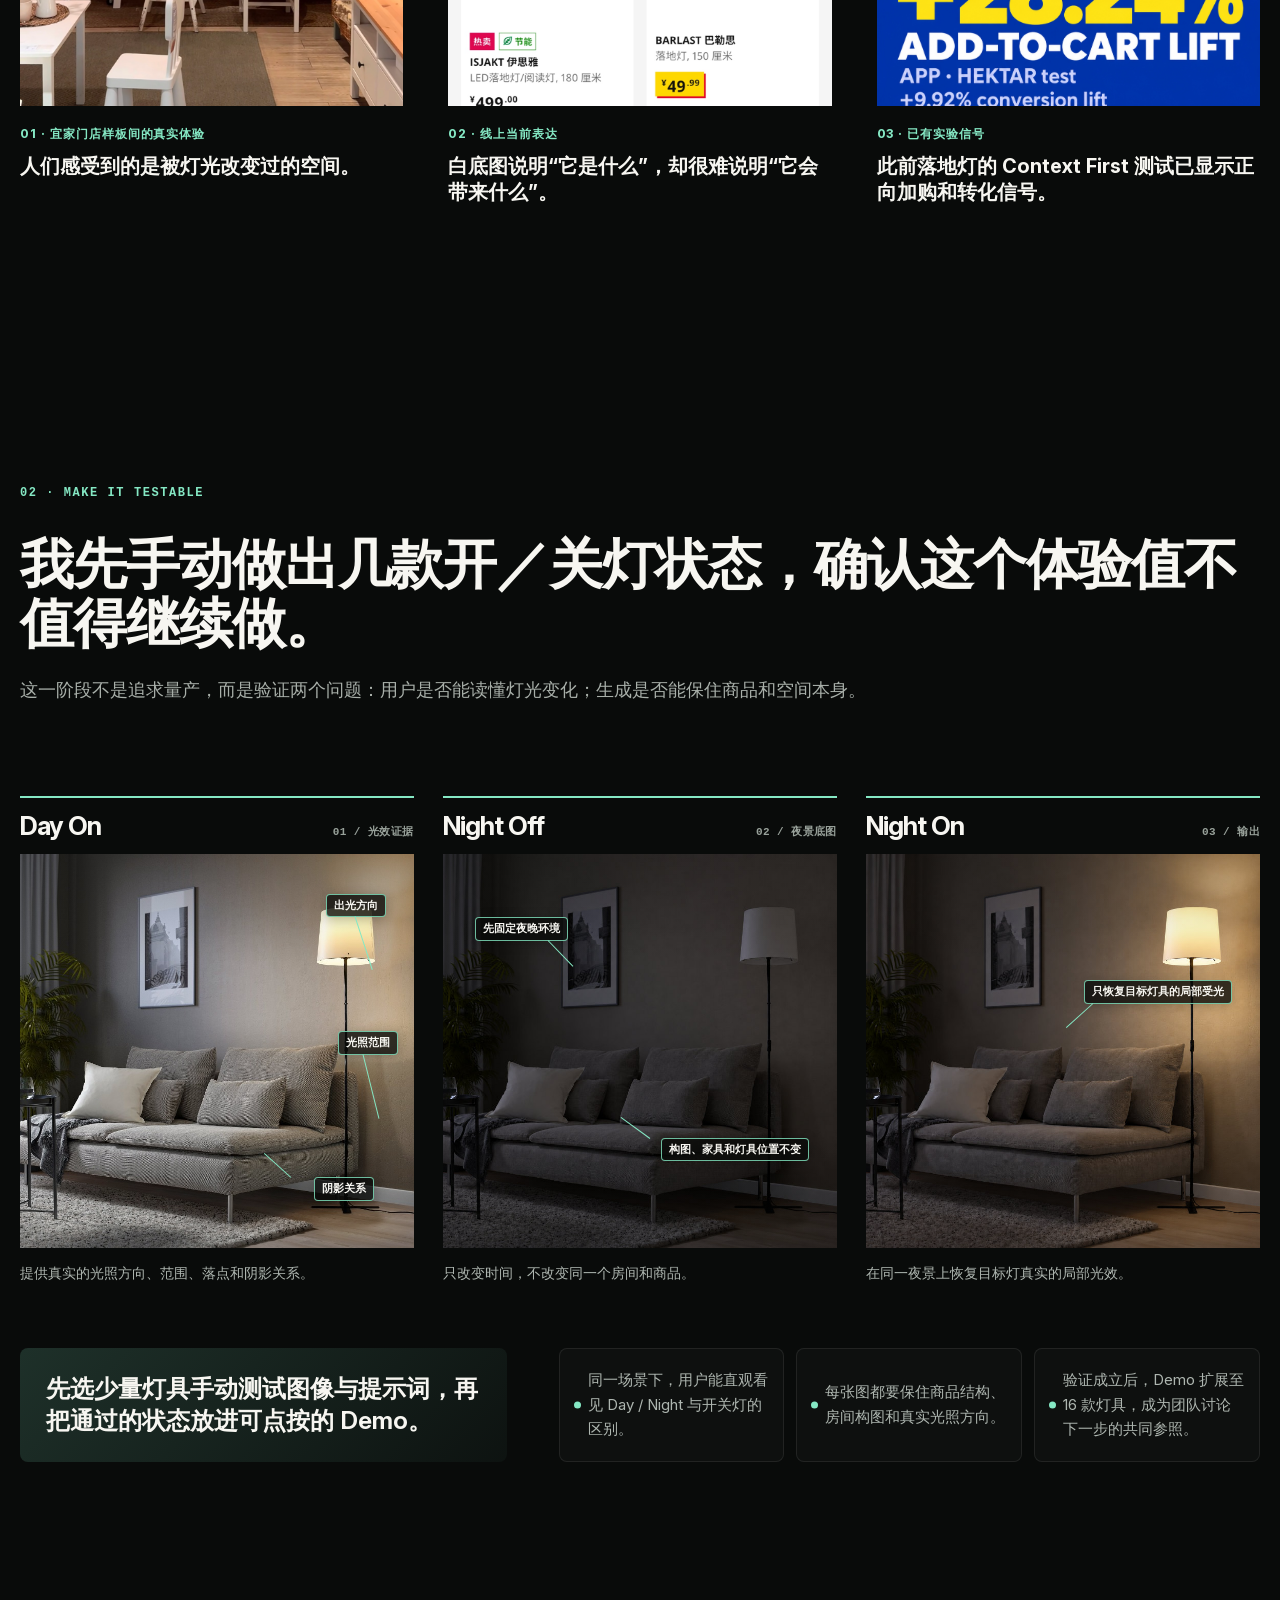
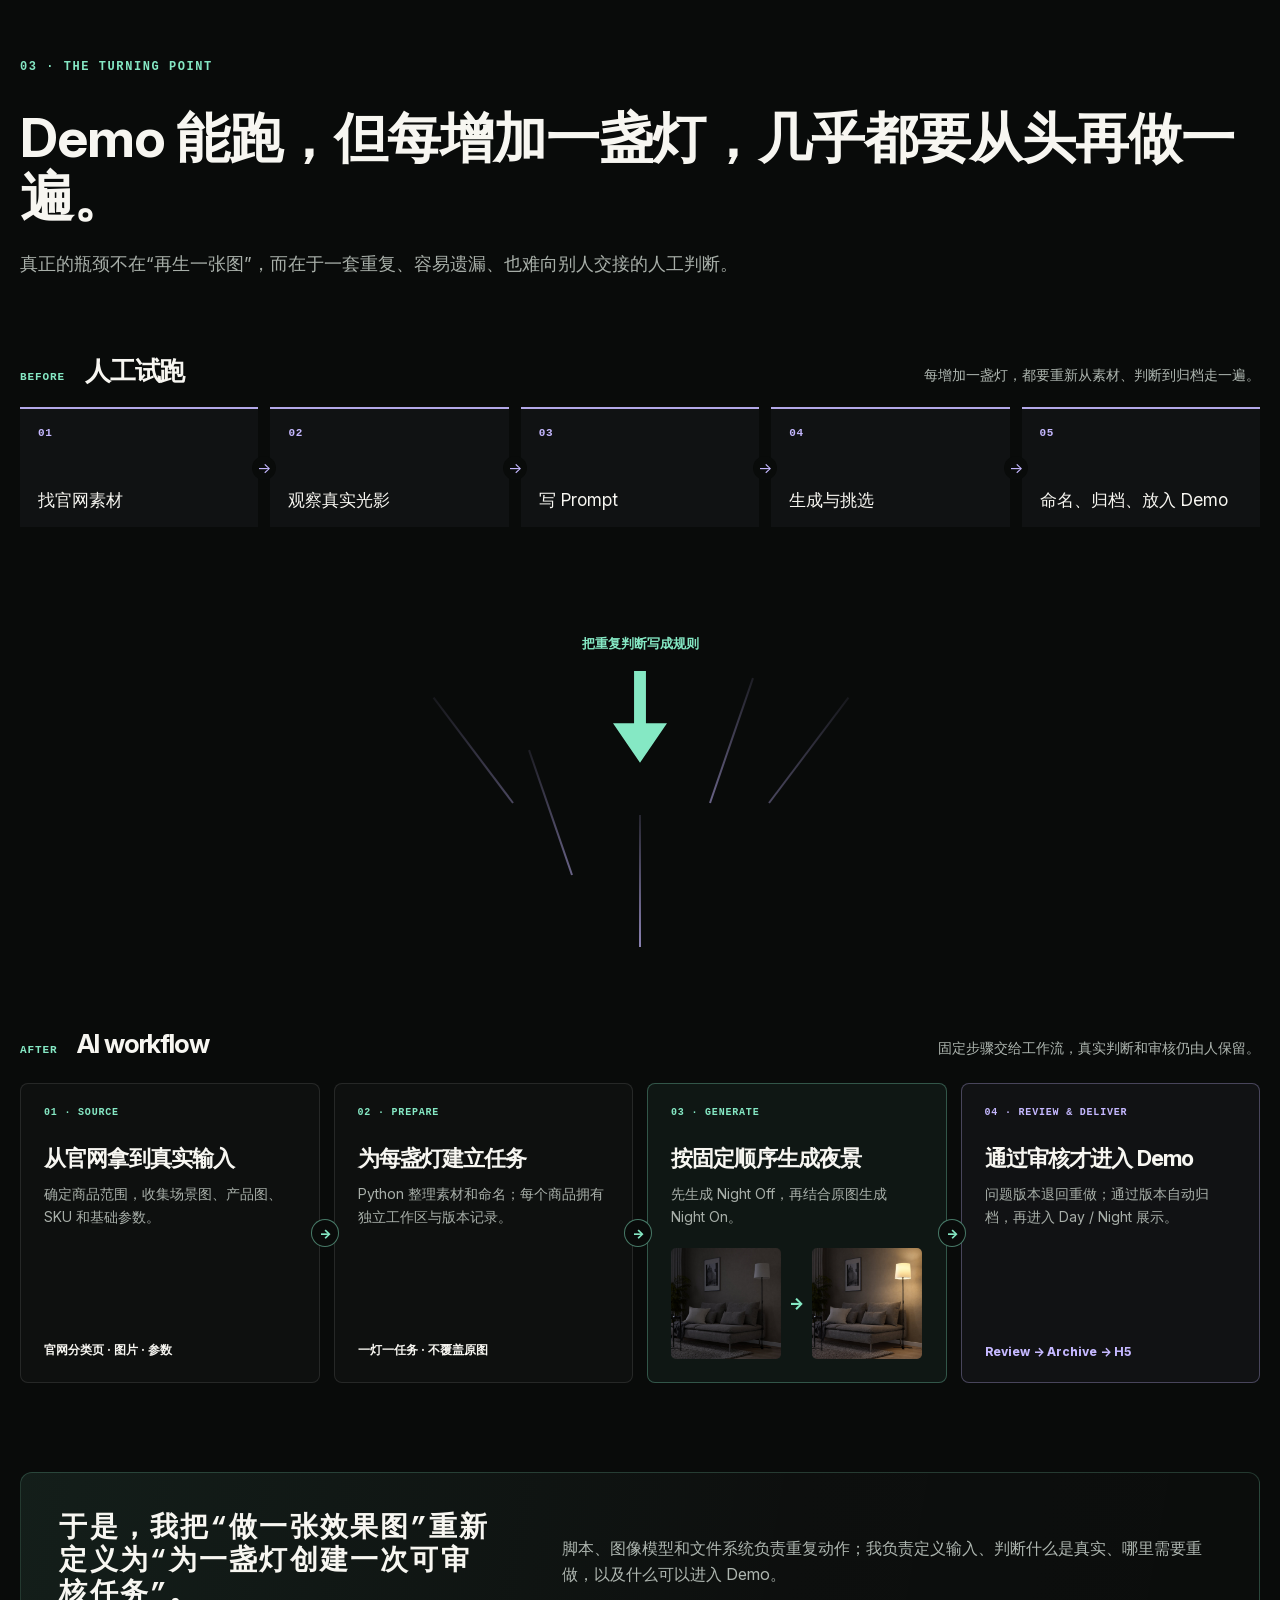
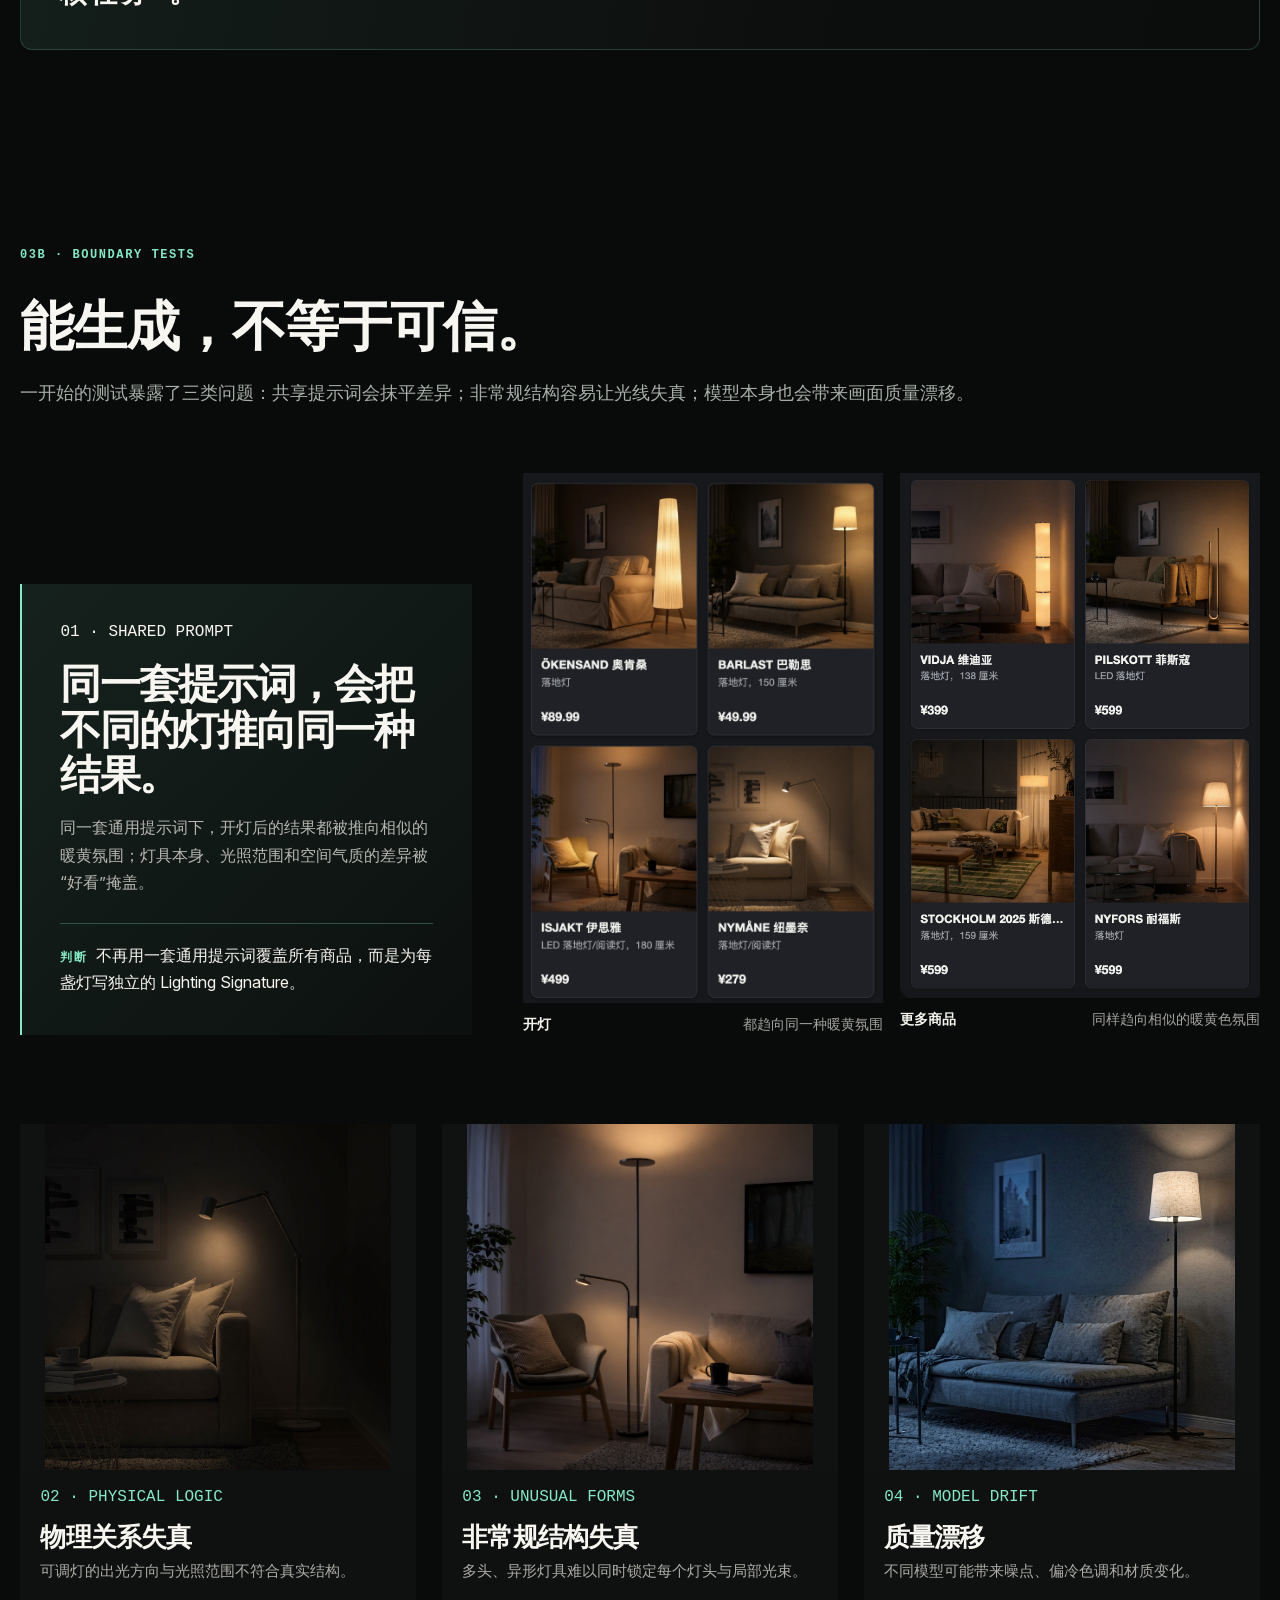
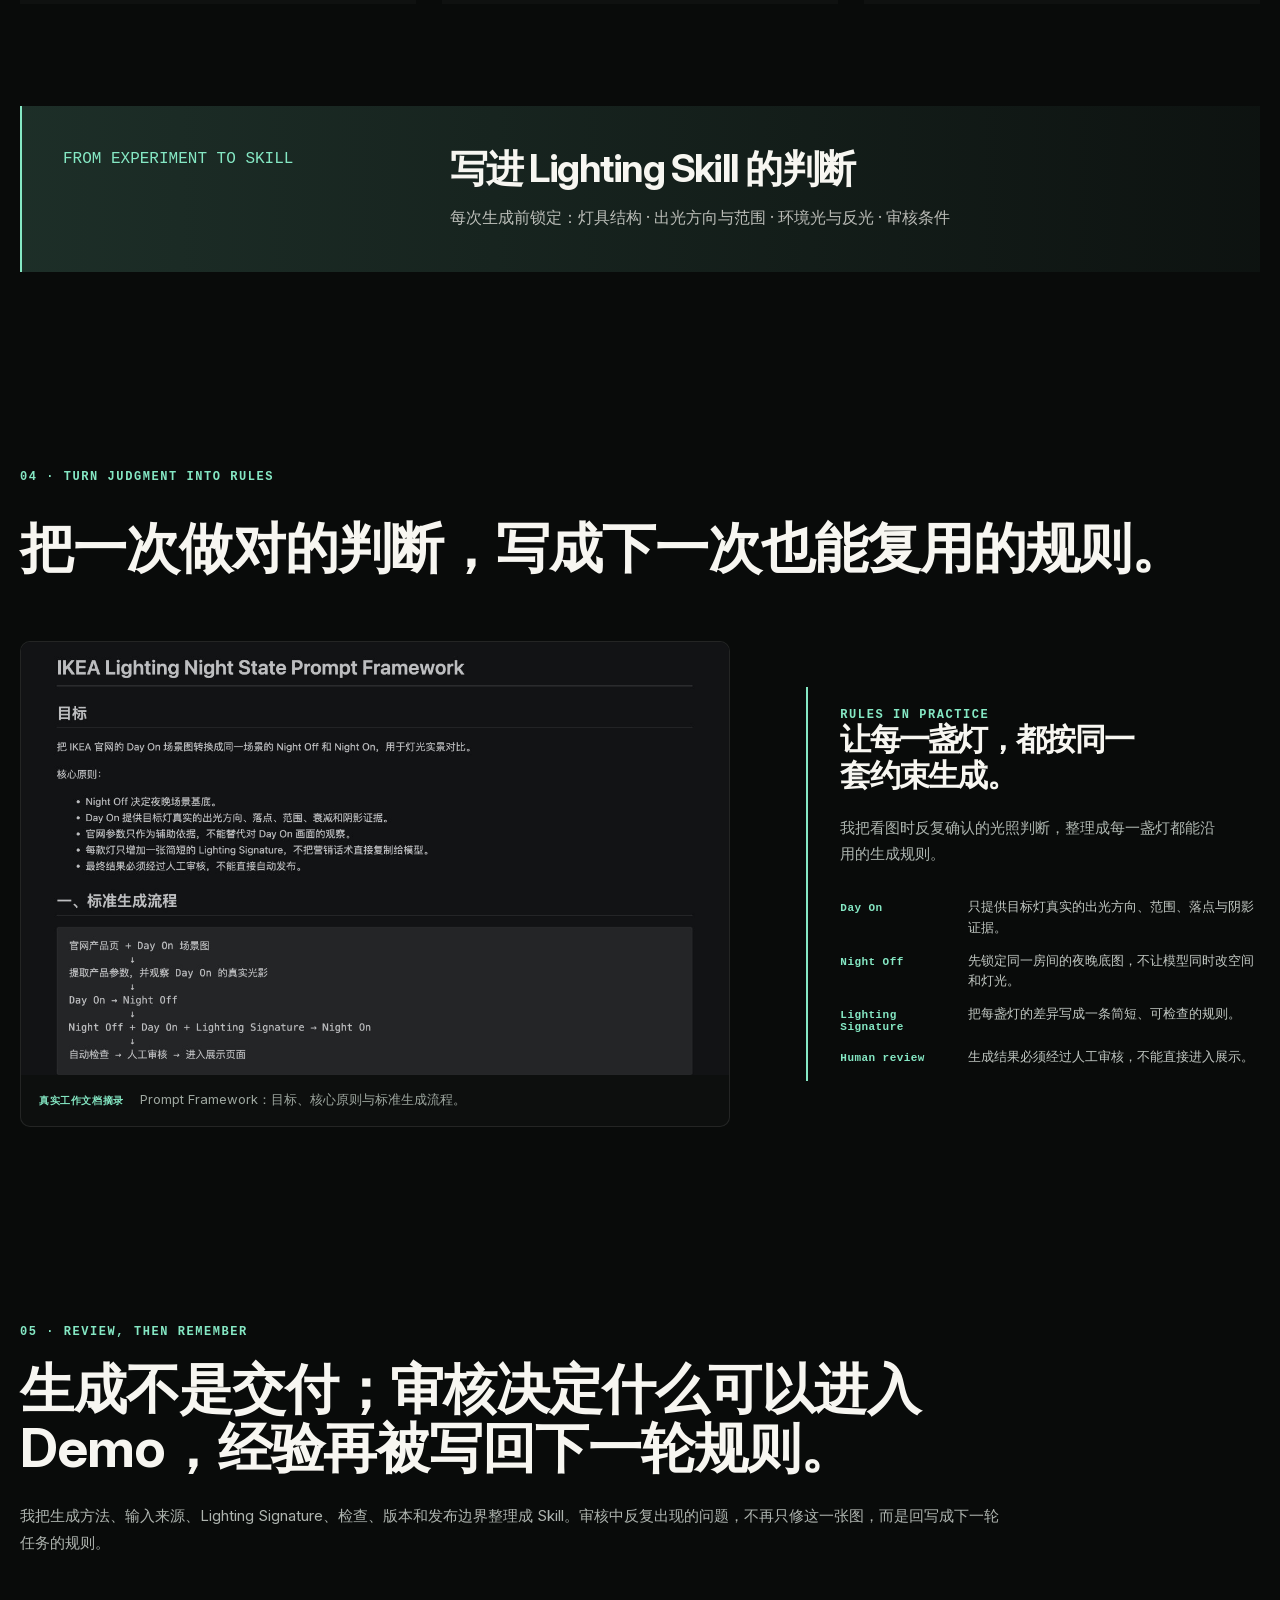
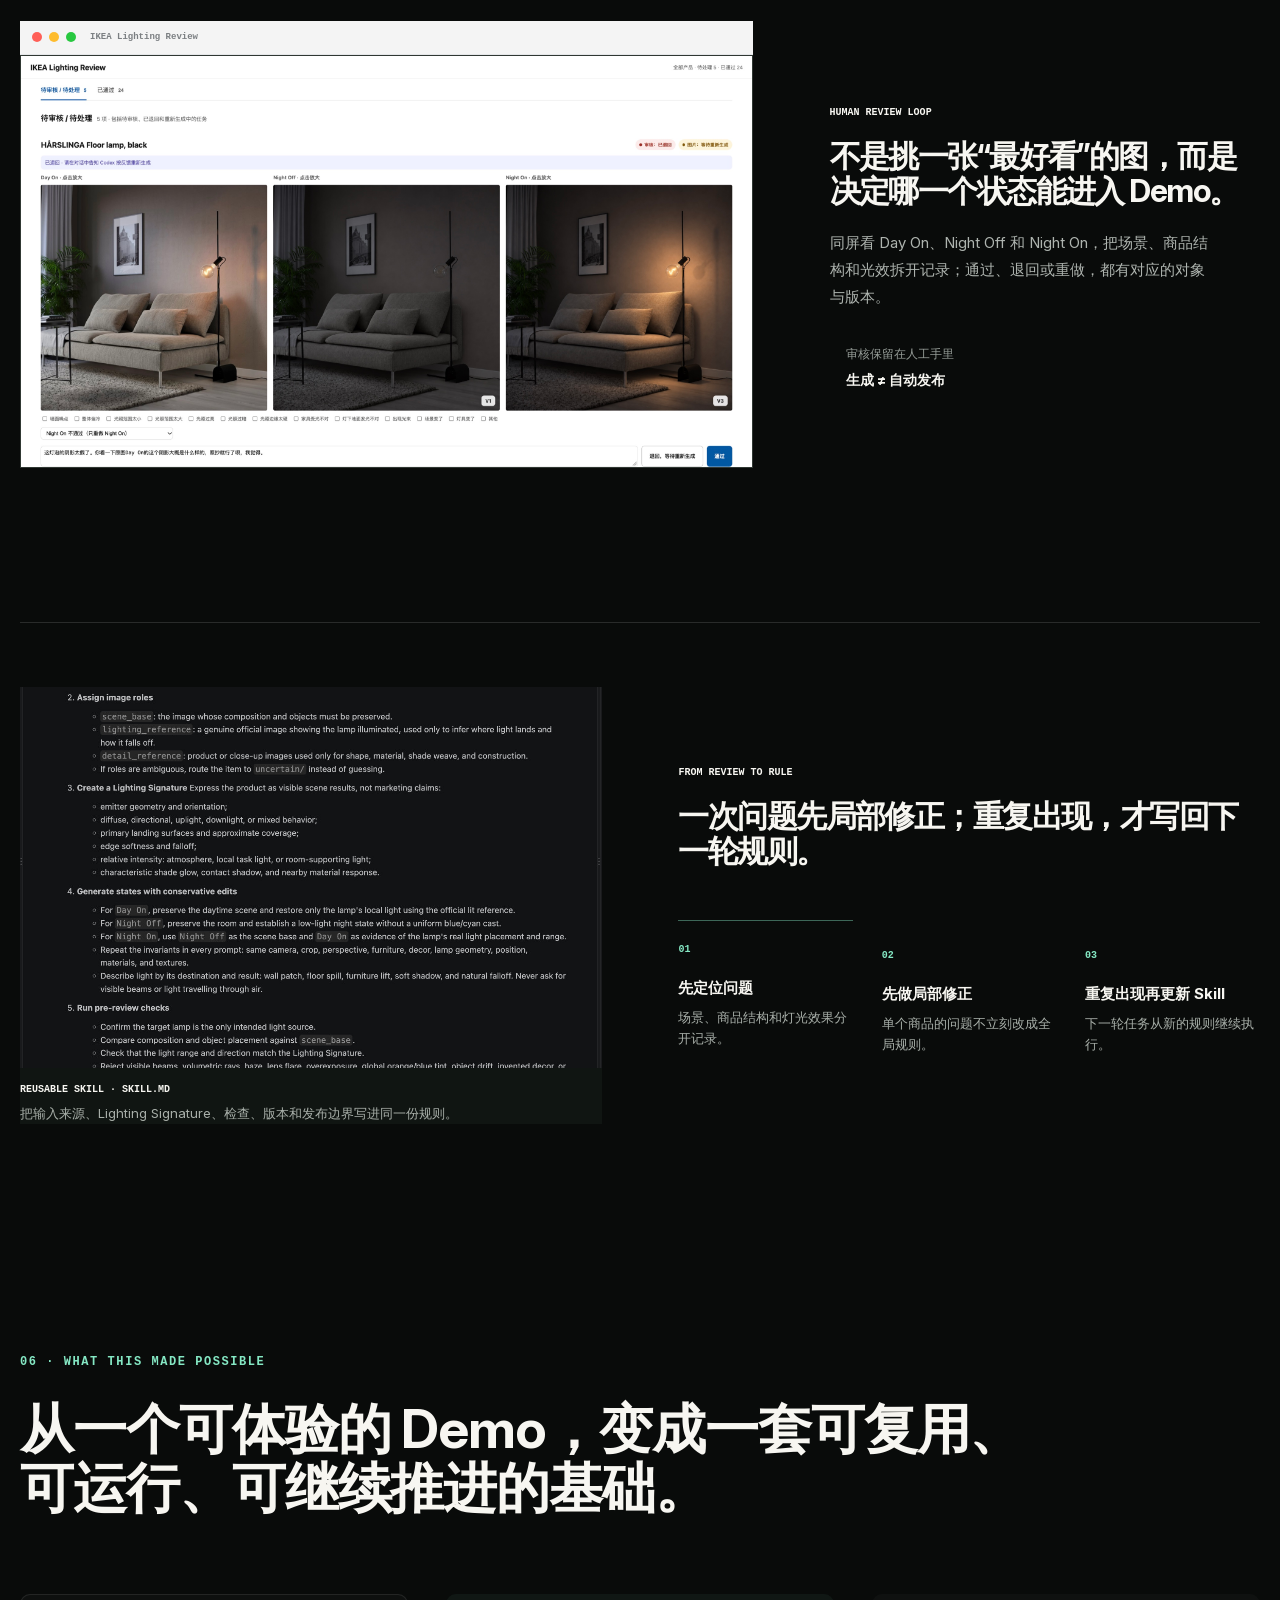
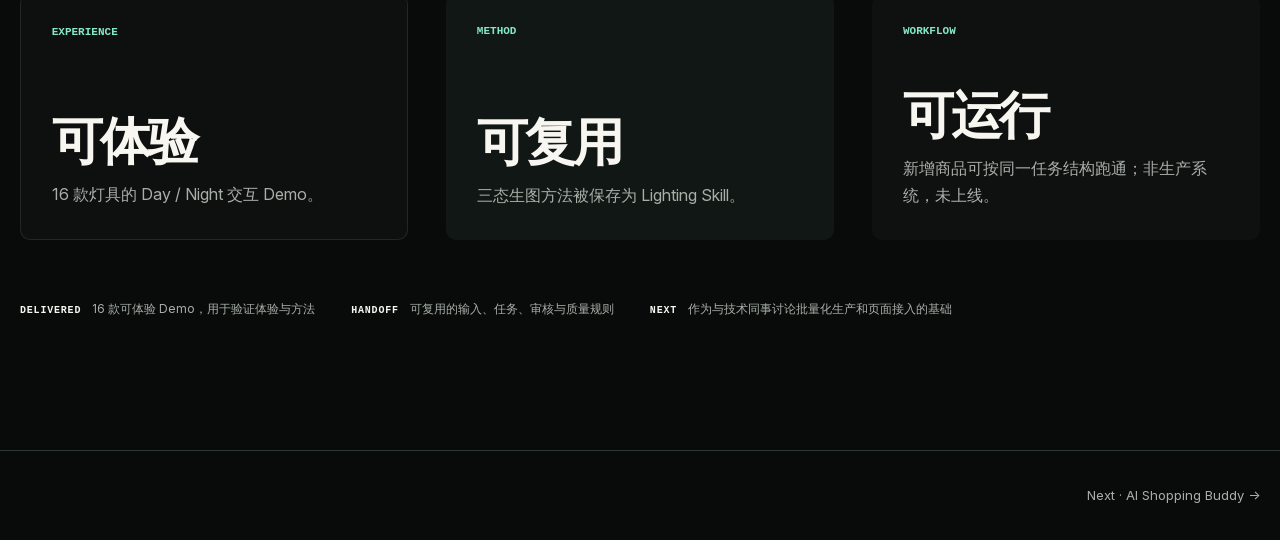
<file: lighting.html>
<!doctype html>
<html lang="zh-CN" class="case-scroll">
  <head>
    <meta charset="UTF-8" />
    <meta name="viewport" content="width=device-width, initial-scale=1.0" />
    <title>IKEA Lighting AIGC Pipeline · Mira Xue</title>
    <link
      rel="preload"
      href="assets/fonts/smiley-sans/SmileySans-Portfolio-Subset.woff2"
      as="font"
      type="font/woff2"
      crossorigin
    />
    <script>
      if (new URLSearchParams(window.location.search).get("heroFont") === "pingfang") {
        document.documentElement.dataset.heroFont = "pingfang";
      }
    </script>
  <link rel="stylesheet" href="styles.css?v=20261125-local2" />
  </head>
  <body class="case-page lighting-page">
    <nav class="nav">
      <div class="shell nav-inner">
        <a class="brand" href="index.html">Mira Xue</a>
        <div class="nav-links">
          <a href="index.html#work">← Selected Work</a>
          <a aria-current="page" href="lighting.html">Lighting</a>
          <a href="shopping-buddy.html">Shopping Buddy</a>
          <a href="content-space.html">Content Space</a>
          <a class="nav-resource" href="documents/profile/%E8%96%9B%E9%93%AD-%E8%A1%A5%E5%85%85%E4%BD%9C%E5%93%81%E9%9B%86-%E4%BA%A7%E5%93%81%E4%BD%93%E9%AA%8C%E8%AE%BE%E8%AE%A1.pdf" target="_blank" rel="noopener noreferrer" aria-label="查看补充作品集 PDF（在新标签页打开）">补充作品集 PDF</a>
          <a class="nav-resource" href="documents/profile/resume.pdf" target="_blank" rel="noopener noreferrer" aria-label="查看简历 PDF（在新标签页打开）">简历 PDF</a>
        </div>
      </div>
    </nav>

    <header class="case-hero lighting-hero">
      <div class="shell lighting-hero-grid">
        <div class="lighting-hero-copy">
          <p class="eyebrow">AI Workflow · AIGC · Human-in-the-loop</p>
          <h1>IKEA Lighting AIGC Pipeline</h1>
          <p class="case-deck">
            我从开／关灯的轻量体验 Demo 出发，验证灯光能否帮助用户理解空间；再把手动生成里反复出现的判断，整理成可以审核、复用和继续交接的工作流。
          </p>
          <div class="tag-row">
            <span class="tag">Role · UX / Workflow Design</span>
            <span class="tag">Scope · Concept validation</span>
            <span class="tag">Output · Interactive demo + Local pipeline</span>
          </div>
          <div class="lighting-role" aria-label="我的工作范围">
            <div>
              <span>我的工作</span>
              <p>体验概念与交互 Demo、三态生图方法、提示词测试，以及任务与审核规则的设计和本地验证。</p>
            </div>
            <div>
              <span>如何继续</span>
              <p>把已跑通的体验、输入结构和质量标准整理为后续与技术同事对齐批量生产及页面接入的基础。</p>
            </div>
          </div>
          <div class="lighting-hero-links">
            <span>点击右侧手机直接体验</span>
            <a
              href="demos/lighting/index.html?v=20261010-9"
              target="_blank"
              rel="noreferrer"
            >
              新窗口打开完整 Demo ↗
            </a>
          </div>
        </div>
        <div class="lighting-hero-demo">
          <div class="phone-wrap">
            <div class="phone-shell">
              <div class="phone-speaker" aria-hidden="true"></div>
              <div class="phone-screen">
                <div class="demo-placeholder" data-demo-placeholder>
                  <img
                    src="assets/lighting/night-on-phone.jpg"
                    alt="Lighting Demo 夜间开灯预览"
                    decoding="async"
                    fetchpriority="high"
                  />
                  <div class="demo-placeholder-shade"></div>
                  <button type="button" data-demo-launch>
                    <span class="demo-play">▶</span>
                    <span>加载交互 Demo</span>
                  </button>
                </div>
                <iframe
                  data-demo-frame
                  title="IKEA Lighting 商品列表页交互 Demo"
                  allow="fullscreen"
                ></iframe>
                <div class="demo-loading" data-demo-loading hidden>
                  <span></span>
                  <p>正在加载 16 款灯具体验…</p>
                </div>
              </div>
            </div>
          </div>
        </div>
      </div>
    </header>

    <main class="shell">
      <section class="case-section lighting-section lighting-brief" id="project-brief">
        <div class="brief-context">
          <div class="lighting-section-head">
            <p class="case-label">01 · WHY THIS MATTERS</p>
            <h2>灯在门店里卖的是氛围；<br />在线上，却常常只剩一张白底商品图。</h2>
            <p class="section-intro">三个已有信号让我把“把灯做得更好看”换成了另一个问题：能不能让用户直接看见，它亮起来以后会怎样改变一个空间？</p>
          </div>
          <div class="background-signals">
            <figure class="signal-store">
              <img src="assets/lighting/background/store-lighting-web.jpg" alt="IKEA 门店中由灯光营造的餐厅空间" decoding="async" loading="lazy" />
              <figcaption><span>01 · 宜家门店样板间的真实体验</span><strong>人们感受到的是被灯光改变过的空间。</strong></figcaption>
            </figure>
            <figure class="signal-plp">
              <img src="assets/lighting/background/plp-mobile-fast.jpg" alt="线上列表页以白底落地灯商品图为主" decoding="async" loading="lazy" />
              <figcaption><span>02 · 线上当前表达</span><strong>白底图说明“它是什么”，却很难说明“它会带来什么”。</strong></figcaption>
            </figure>
            <figure class="signal-test">
              <img src="assets/lighting/background/context-test-poster-fast.jpg" alt="HEKTAR 场景优先实验的内部验证材料" decoding="async" loading="lazy" />
              <figcaption><span>03 · 已有实验信号</span><strong>此前落地灯的 Context First 测试已显示正向加购和转化信号。</strong></figcaption>
            </figure>
          </div>
        </div>
      </section>

      <section class="case-section lighting-section lighting-turn">
        <div class="lighting-section-head">
          <p class="case-label">02 · MAKE IT TESTABLE</p>
          <h2>我先手动做出几款开／关灯状态，确认这个体验值不值得继续做。</h2>
          <p class="section-intro">这一阶段不是追求量产，而是验证两个问题：用户是否能读懂灯光变化；生成是否能保住商品和空间本身。</p>
        </div>
        <div class="validation-layout">
          <div class="validation-states">
            <figure class="state-day">
              <div class="state-heading"><strong>Day On</strong><span>01 / 光效证据</span></div>
              <div class="state-image">
                <img src="assets/lighting/comparison-day.jpg" alt="Day On：官网原始场景" decoding="async" loading="lazy" />
                <i class="callout callout-direction">出光方向</i>
                <i class="callout callout-range">光照范围</i>
                <i class="callout callout-shadow">阴影关系</i>
              </div>
              <figcaption>提供真实的光照方向、范围、落点和阴影关系。</figcaption>
            </figure>
            <figure class="state-off">
              <div class="state-heading"><strong>Night Off</strong><span>02 / 夜景底图</span></div>
              <div class="state-image">
                <img src="assets/lighting/comparison-night-off-optimized.jpg" alt="Night Off：夜景底图" decoding="async" loading="lazy" />
                <i class="callout callout-night">先固定夜晚环境</i>
                <i class="callout callout-lock">构图、家具和灯具位置不变</i>
              </div>
              <figcaption>只改变时间，不改变同一个房间和商品。</figcaption>
            </figure>
            <figure class="state-on">
              <div class="state-heading"><strong>Night On</strong><span>03 / 输出</span></div>
              <div class="state-image">
                <img src="assets/lighting/comparison-night-on-optimized.jpg" alt="Night On：夜晚开灯效果" decoding="async" loading="lazy" />
                <i class="callout callout-restore">只恢复目标灯具的局部受光</i>
              </div>
              <figcaption>在同一夜景上恢复目标灯真实的局部光效。</figcaption>
            </figure>
          </div>
          <div class="validation-copy">
            <p>先选少量灯具手动测试图像与提示词，再把通过的状态放进可点按的 Demo。</p>
            <ul>
              <li>同一场景下，用户能直观看见 Day / Night 与开关灯的区别。</li>
              <li>每张图都要保住商品结构、房间构图和真实光照方向。</li>
              <li>验证成立后，Demo 扩展至 16 款灯具，成为团队讨论下一步的共同参照。</li>
            </ul>
          </div>
        </div>
      </section>

      <section class="case-section lighting-section lighting-pipeline">
        <div class="lighting-section-head">
          <p class="case-label">03 · THE TURNING POINT</p>
          <h2>Demo 能跑，但每增加一盏灯，几乎都要从头再做一遍。</h2>
          <p class="section-intro">真正的瓶颈不在“再生一张图”，而在于一套重复、容易遗漏、也难向别人交接的人工判断。</p>
        </div>
        <div class="workflow-phase workflow-before" aria-label="人工试跑阶段">
          <div class="workflow-phase-head">
            <p class="workflow-phase-label">Before</p>
            <h3>人工试跑</h3>
            <p>每增加一盏灯，都要重新从素材、判断到归档走一遍。</p>
          </div>
          <ol class="bottleneck-rail">
            <li><b>01</b><span>找官网素材</span></li>
            <li><b>02</b><span>观察真实光影</span></li>
            <li><b>03</b><span>写 Prompt</span></li>
            <li><b>04</b><span>生成与挑选</span></li>
            <li><b>05</b><span>命名、归档、放入 Demo</span></li>
          </ol>
        </div>
        <div class="workflow-shift" aria-label="从人工试跑转换为 AI 工作流" data-light-reveal>
          <span class="workflow-shift-label">把重复判断写成规则</span>
          <div class="workflow-accelerator" aria-hidden="true">
            <i></i><i></i><i></i><i></i><i></i>
          </div>
        </div>
        <div class="workflow-phase workflow-after" aria-label="AI 工作流阶段">
          <div class="workflow-phase-head">
            <p class="workflow-phase-label">After</p>
            <h3>AI workflow</h3>
            <p>固定步骤交给工作流，真实判断和审核仍由人保留。</p>
          </div>
          <div class="pipeline-map" aria-label="Lighting Pipeline 四个阶段">
            <article>
              <span class="stage-kicker">01 · SOURCE</span>
              <h3>从官网拿到真实输入</h3>
              <p>确定商品范围，收集场景图、产品图、SKU 和基础参数。</p>
              <div class="stage-detail">官网分类页 · 图片 · 参数</div>
            </article>
            <article>
              <span class="stage-kicker">02 · PREPARE</span>
              <h3>为每盏灯建立任务</h3>
              <p>Python 整理素材和命名；每个商品拥有独立工作区与版本记录。</p>
              <div class="stage-detail">一灯一任务 · 不覆盖原图</div>
            </article>
            <article class="pipeline-generate-stage">
              <span class="stage-kicker">03 · GENERATE</span>
              <h3>按固定顺序生成夜景</h3>
              <p>先生成 Night Off，再结合原图生成 Night On。</p>
              <div class="pipeline-state-pair" aria-hidden="true">
                <img src="assets/lighting/comparison-night-off-optimized.jpg" alt="" decoding="async" loading="lazy" />
                <span>→</span>
                <img src="assets/lighting/comparison-night-on-optimized.jpg" alt="" decoding="async" loading="lazy" />
              </div>
            </article>
            <article>
              <span class="stage-kicker">04 · REVIEW & DELIVER</span>
              <h3>通过审核才进入 Demo</h3>
              <p>问题版本退回重做；通过版本自动归档，再进入 Day / Night 展示。</p>
              <div class="stage-detail">Review → Archive → H5</div>
            </article>
          </div>
        </div>
        <div class="agent-rail">
          <strong>于是，我把“做一张效果图”重新定义为“为一盏灯创建一次可审核任务”。</strong>
          <p>脚本、图像模型和文件系统负责重复动作；我负责定义输入、判断什么是真实、哪里需要重做，以及什么可以进入 Demo。</p>
        </div>
      </section>

<section class="case-section lighting-section lighting-boundary-tests" aria-labelledby="boundary-title">
  <div class="lighting-section-head boundary-head">
    <p class="case-label">03B · BOUNDARY TESTS</p>
    <h2 id="boundary-title">能生成，不等于可信。</h2>
    <p class="section-intro">一开始的测试暴露了三类问题：共享提示词会抹平差异；非常规结构容易让光线失真；模型本身也会带来画面质量漂移。</p>
  </div>

  <div class="boundary-shared-prompt">
    <div class="boundary-copy">
      <p class="mono">01 · SHARED PROMPT</p>
      <h3>同一套提示词，会把不同的灯推向同一种结果。</h3>
      <p>同一套通用提示词下，开灯后的结果都被推向相似的暖黄氛围；灯具本身、光照范围和空间气质的差异被“好看”掩盖。</p>
      <p class="boundary-rule"><span>判断</span>不再用一套通用提示词覆盖所有商品，而是为每盏灯写独立的 Lighting Signature。</p>
    </div>

    <div class="boundary-prompt-images">
      <figure>
        <img src="assets/lighting/boundary-tests/shared-prompt-day.png" alt="共享提示词下，开灯状态趋同的灯具案例" decoding="async" loading="lazy" />
        <figcaption><b>开灯</b><span>都趋向同一种暖黄氛围</span></figcaption>
      </figure>
      <figure>
        <img src="assets/lighting/boundary-tests/shared-prompt-warm-grid.png" alt="共享提示词下，不同灯具趋同的暖黄色开灯案例" decoding="async" loading="lazy" />
        <figcaption><b>更多商品</b><span>同样趋向相似的暖黄色氛围</span></figcaption>
      </figure>
    </div>
  </div>

  <div class="boundary-failure-grid">
    <article class="boundary-failure-card">
      <figure><img src="assets/lighting/boundary-tests/beam-direction-fail-fast.jpg" alt="可调灯错误的出光方向与光照范围" decoding="async" loading="lazy" /></figure>
      <div>
        <p class="mono">02 · PHYSICAL LOGIC</p>
        <h3>物理关系失真</h3>
        <p>可调灯的出光方向与光照范围不符合真实结构。</p>
      </div>
    </article>
    <article class="boundary-failure-card">
      <figure><img src="assets/lighting/boundary-tests/multi-head-fail-web.jpg" alt="多头灯具生成中出现错误的局部光束" decoding="async" loading="lazy" /></figure>
      <div>
        <p class="mono">03 · UNUSUAL FORMS</p>
        <h3>非常规结构失真</h3>
        <p>多头、异形灯具难以同时锁定每个灯头与局部光束。</p>
      </div>
    </article>
    <article class="boundary-failure-card">
      <figure><img src="assets/lighting/boundary-tests/model-drift-fail-fast.jpg" alt="模型生成产生噪点、偏蓝色调和材质变化的案例" decoding="async" loading="lazy" /></figure>
      <div>
        <p class="mono">04 · MODEL DRIFT</p>
        <h3>质量漂移</h3>
        <p>不同模型可能带来噪点、偏冷色调和材质变化。</p>
      </div>
    </article>
  </div>

  <div class="boundary-skill-strip">
    <p class="mono">FROM EXPERIMENT TO SKILL</p>
    <div>
      <h3>写进 Lighting Skill 的判断</h3>
      <p>每次生成前锁定：灯具结构 · 出光方向与范围 · 环境光与反光 · 审核条件</p>
    </div>
  </div>
</section>

      <section class="case-section lighting-section lighting-core-method">
        <div class="lighting-section-head core-method-section-head">
          <p class="case-label">04 · TURN JUDGMENT INTO RULES</p>
          <h2>把一次做对的判断，写成下一次也能复用的规则。</h2>
        </div>
        <div class="core-method" aria-label="核心生成规则">
          <figure class="core-method-document">
            <img src="assets/lighting/prompt-framework-overview-optimized.jpg" alt="IKEA Lighting Night State Prompt Framework 的真实工作文档摘录" decoding="async" loading="lazy" />
            <figcaption><span>真实工作文档摘录</span><p>Prompt Framework：目标、核心原则与标准生成流程。</p></figcaption>
          </figure>
          <aside class="core-method-copy">
            <span class="case-label">RULES IN PRACTICE</span>
            <h3>让每一盏灯，都按同一套约束生成。</h3>
            <p>我把看图时反复确认的光照判断，整理成每一盏灯都能沿用的生成规则。</p>
            <ul>
              <li><b>Day On</b><span>只提供目标灯真实的出光方向、范围、落点与阴影证据。</span></li>
              <li><b>Night Off</b><span>先锁定同一房间的夜晚底图，不让模型同时改空间和灯光。</span></li>
              <li><b>Lighting Signature</b><span>把每盏灯的差异写成一条简短、可检查的规则。</span></li>
              <li><b>Human review</b><span>生成结果必须经过人工审核，不能直接进入展示。</span></li>
            </ul>
          </aside>
        </div>
      </section>

      <section class="case-section lighting-section lighting-skill-review">
        <div class="lighting-section-head lighting-review-head">
          <p class="case-label">05 · REVIEW, THEN REMEMBER</p>
          <h2>生成不是交付；审核决定什么可以进入 Demo，经验再被写回下一轮规则。</h2>
          <p>我把生成方法、输入来源、Lighting Signature、检查、版本和发布边界整理成 Skill。审核中反复出现的问题，不再只修这一张图，而是回写成下一轮任务的规则。</p>
        </div>
        <div class="skill-review-layout">
          <div class="review-overview">
            <span class="mono">HUMAN REVIEW LOOP</span>
            <h3>不是挑一张“最好看”的图，而是决定哪一个状态能进入 Demo。</h3>
            <p>同屏看 Day On、Night Off 和 Night On，把场景、商品结构和光效拆开记录；通过、退回或重做，都有对应的对象与版本。</p>
            <div class="review-overview-note">
              <span>审核保留在人工手里</span>
              <b>生成 ≠ 自动发布</b>
            </div>
          </div>
          <div class="review-loop">
            <figure class="review-ui">
              <div class="review-browser-frame">
                <div class="review-browser-bar" aria-hidden="true">
                  <span></span><span></span><span></span>
                  <b>IKEA Lighting Review</b>
                </div>
                  <img src="assets/lighting/review-ui-v2-web.jpg" alt="Lighting Pipeline 本地人工审核页面" decoding="async" loading="lazy" />
              </div>
            </figure>
          </div>
          <div class="skill-reuse-row">
            <figure class="skill-real-document">
              <img src="assets/lighting/skill-workflow-review-optimized.jpg" alt="Lighting State Generation Skill 的真实 Markdown 内容" decoding="async" loading="lazy" />
              <figcaption>
                <span class="mono">REUSABLE SKILL · SKILL.MD</span>
                <p>把输入来源、Lighting Signature、检查、版本和发布边界写进同一份规则。</p>
              </figcaption>
            </figure>
            <div class="review-feedback-loop">
              <div>
                <span class="mono">FROM REVIEW TO RULE</span>
                <h3>一次问题先局部修正；重复出现，才写回下一轮规则。</h3>
              </div>
              <div class="review-loop-steps">
              <article><span>01</span><p><strong>先定位问题</strong>场景、商品结构和灯光效果分开记录。</p></article>
              <article><span>02</span><p><strong>先做局部修正</strong>单个商品的问题不立刻改成全局规则。</p></article>
              <article><span>03</span><p><strong>重复出现再更新 Skill</strong>下一轮任务从新的规则继续执行。</p></article>
              </div>
            </div>
          </div>
        </div>
      </section>

      <section class="case-section lighting-section lighting-outcome" id="output">
        <div class="lighting-section-head">
          <p class="case-label">06 · WHAT THIS MADE POSSIBLE</p>
          <h2>从一个可体验的 Demo，变成一套可复用、可运行、可继续推进的基础。</h2>
        </div>
        <div class="output-grid">
          <article>
            <span class="mono">EXPERIENCE</span>
            <strong>可体验</strong>
            <p>16 款灯具的 Day / Night 交互 Demo。</p>
          </article>
          <article>
            <span class="mono">METHOD</span>
            <strong>可复用</strong>
            <p>三态生图方法被保存为 Lighting Skill。</p>
          </article>
          <article>
            <span class="mono">WORKFLOW</span>
            <strong>可运行</strong>
            <p>新增商品可按同一任务结构跑通；非生产系统，未上线。</p>
          </article>
        </div>
        <div class="output-footer">
          <span><b>DELIVERED</b> 16 款可体验 Demo，用于验证体验与方法</span>
          <span><b>HANDOFF</b> 可复用的输入、任务、审核与质量规则</span>
          <span><b>NEXT</b> 作为与技术同事讨论批量化生产和页面接入的基础</span>
        </div>
      </section>
    </main>

    <footer class="footer">
      <div class="shell"><a href="shopping-buddy.html">Next · AI Shopping Buddy →</a></div>
    </footer>
    <script src="main.js?v=20261125-local2"></script>
  </body>
</html>
</file>
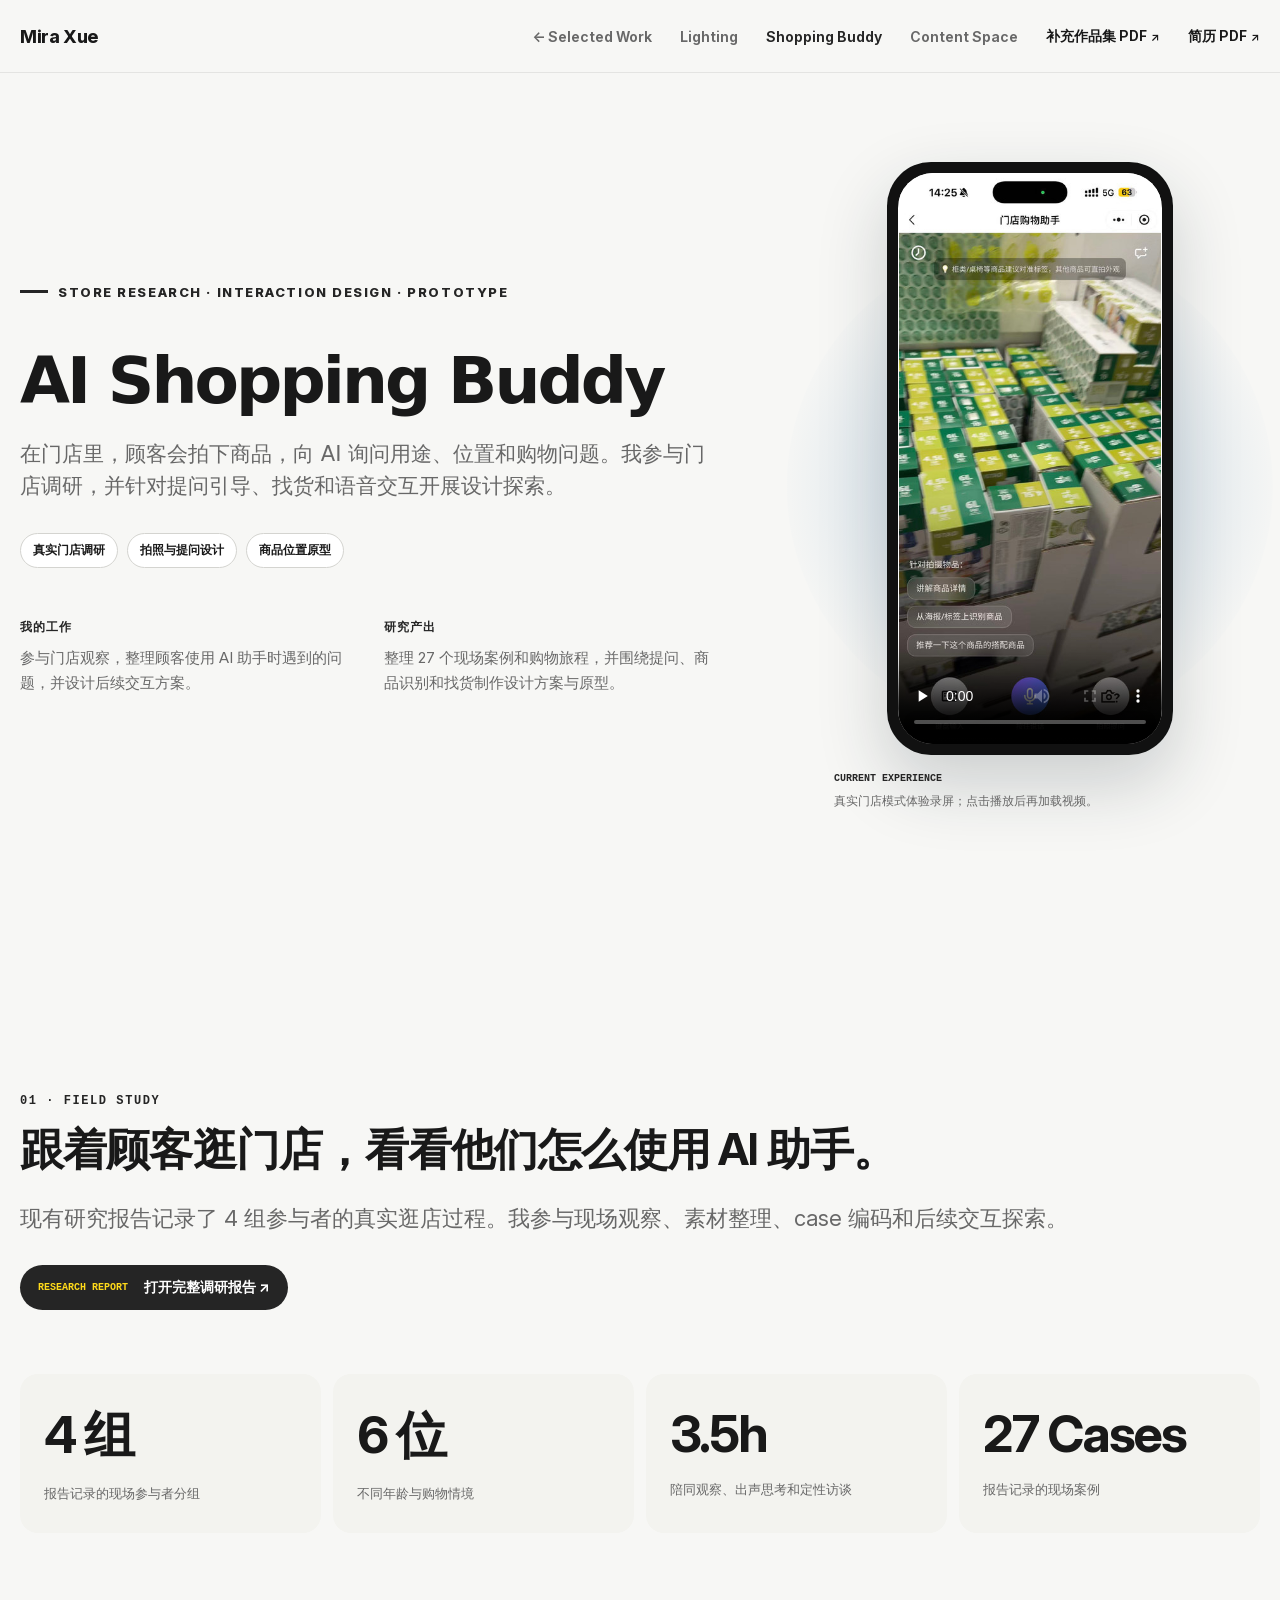
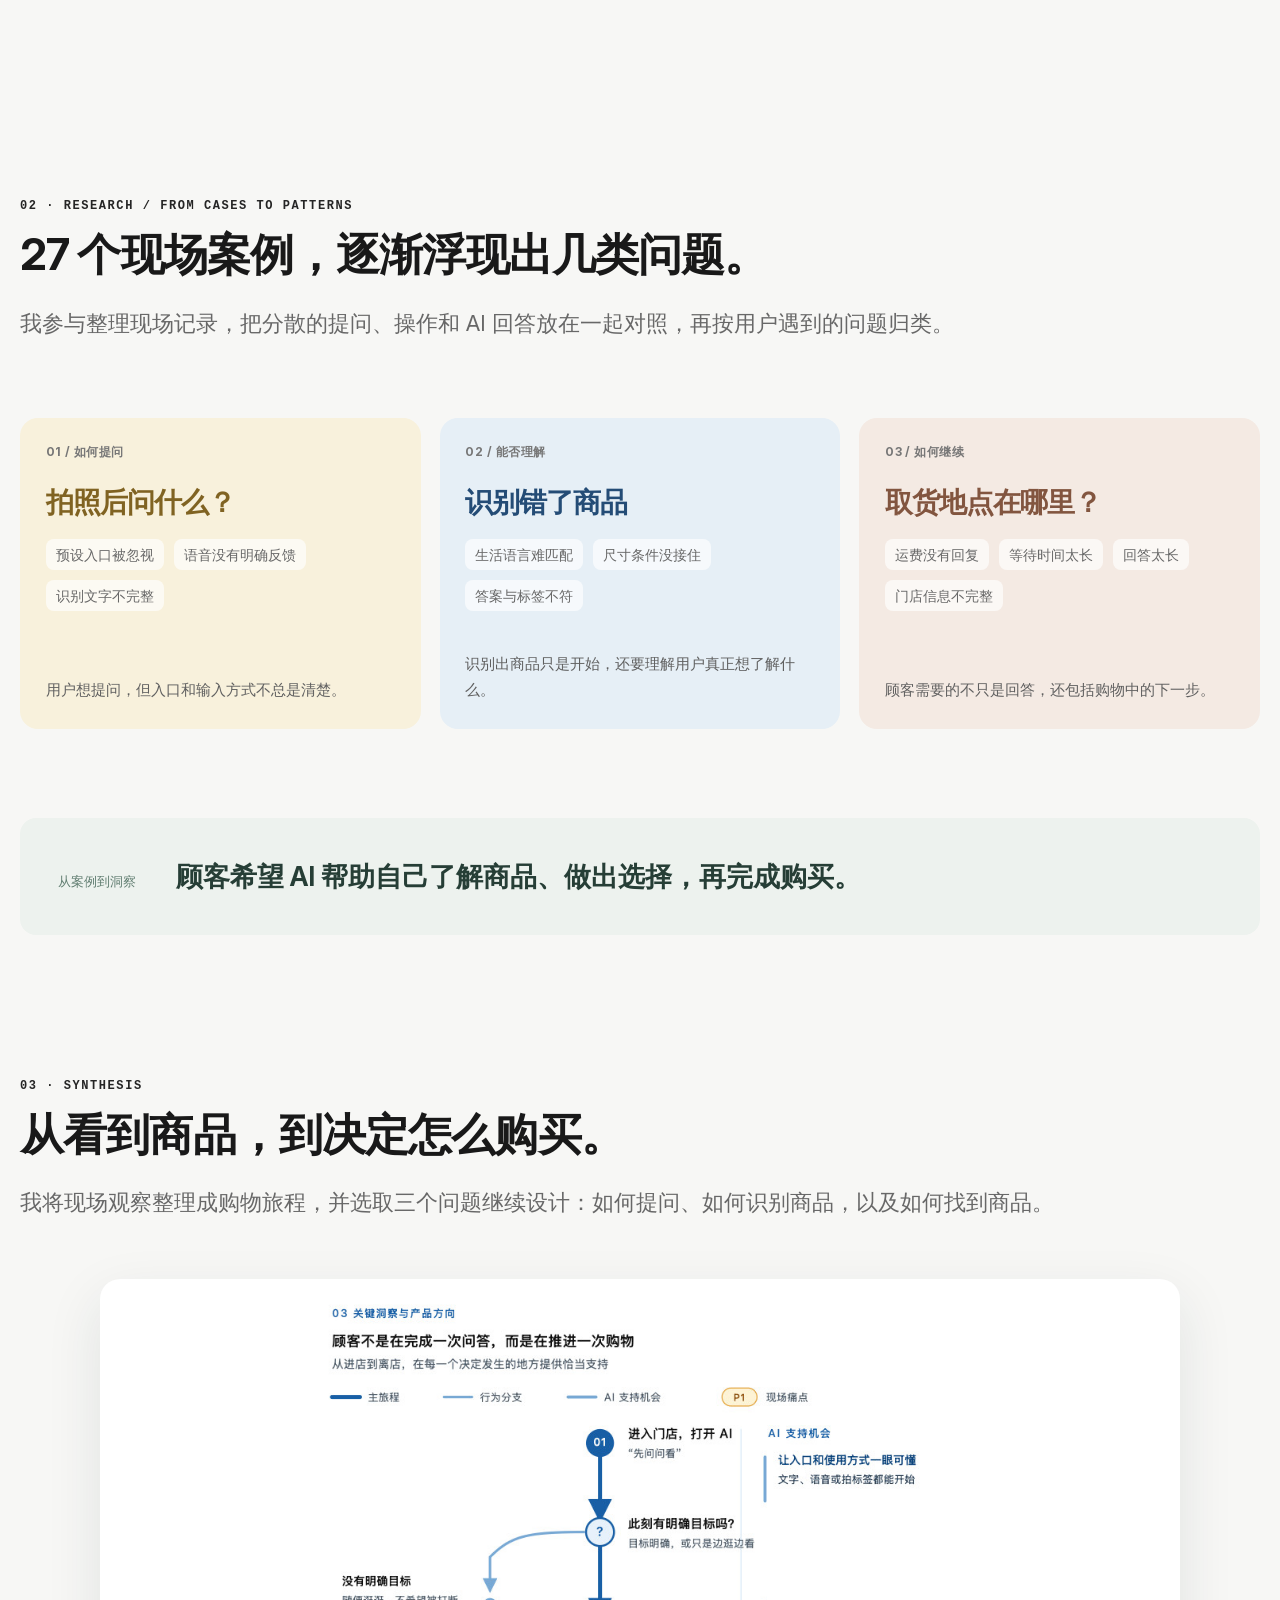
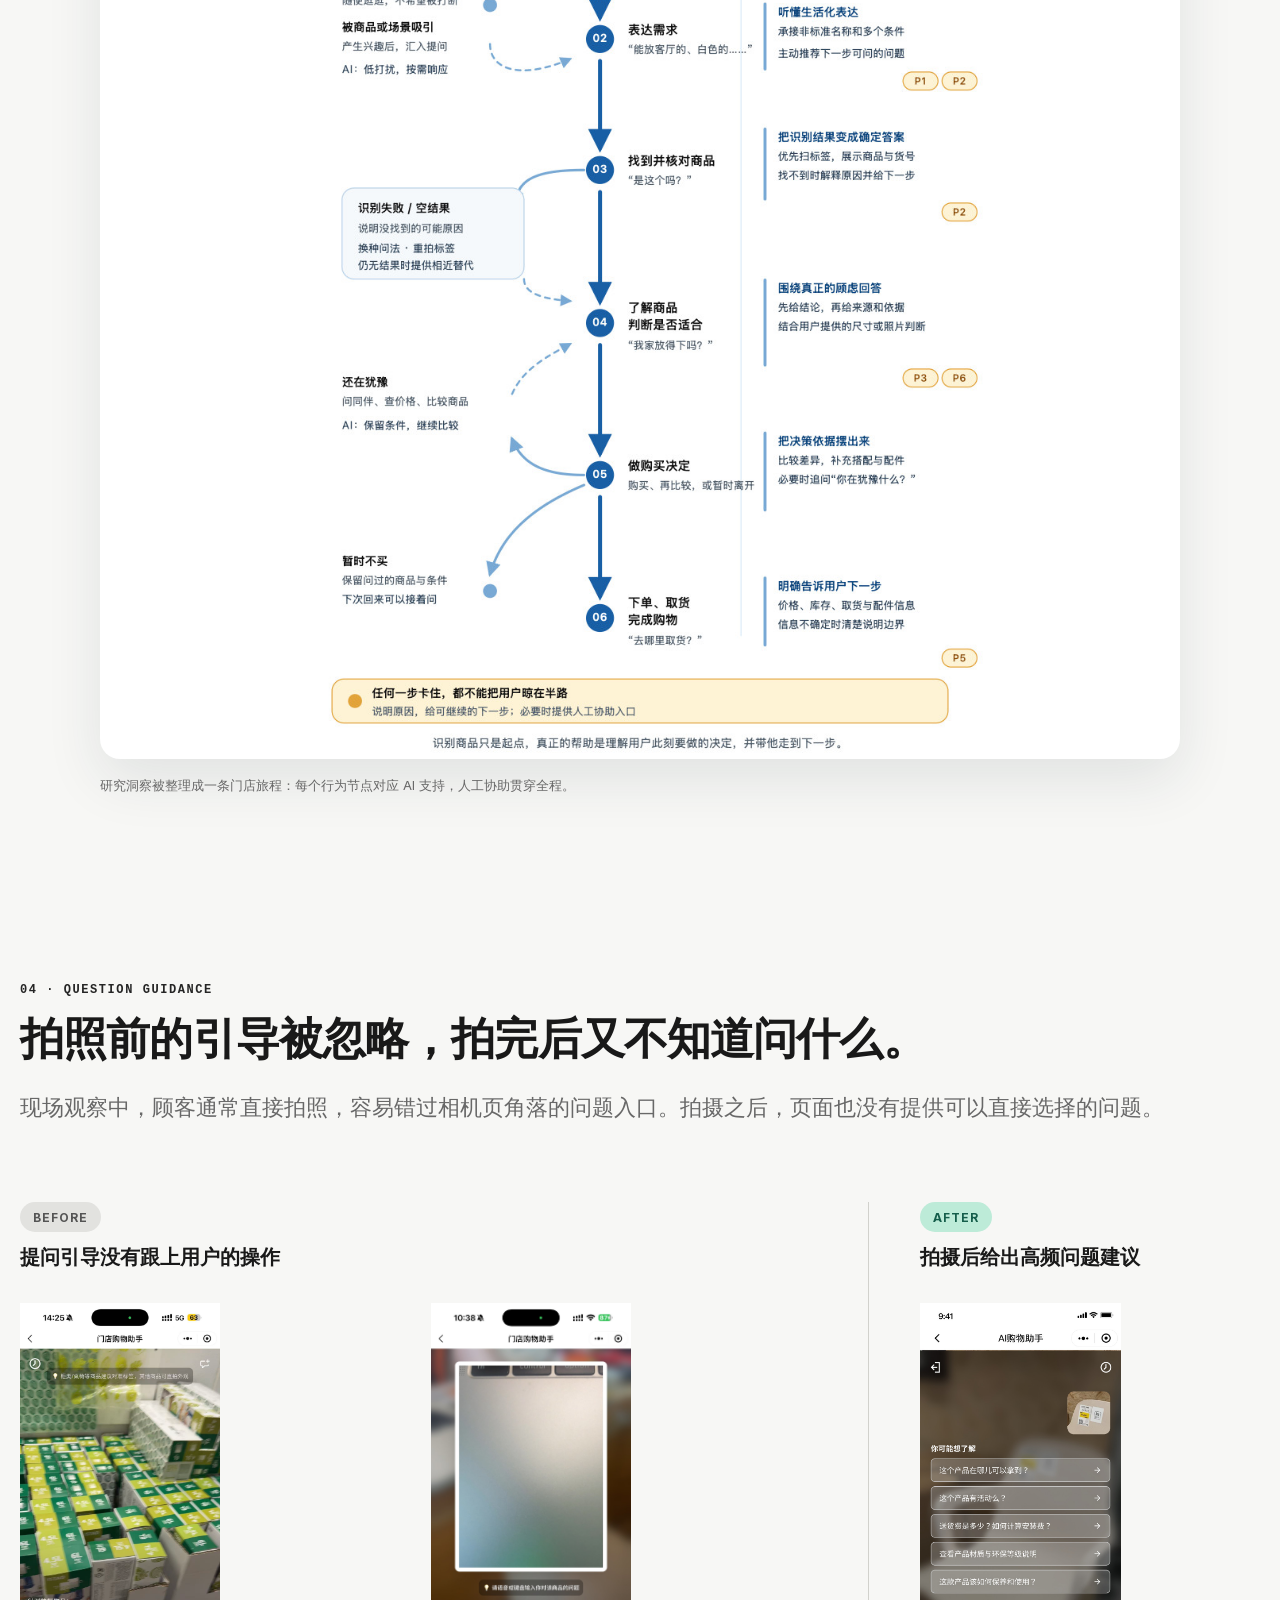
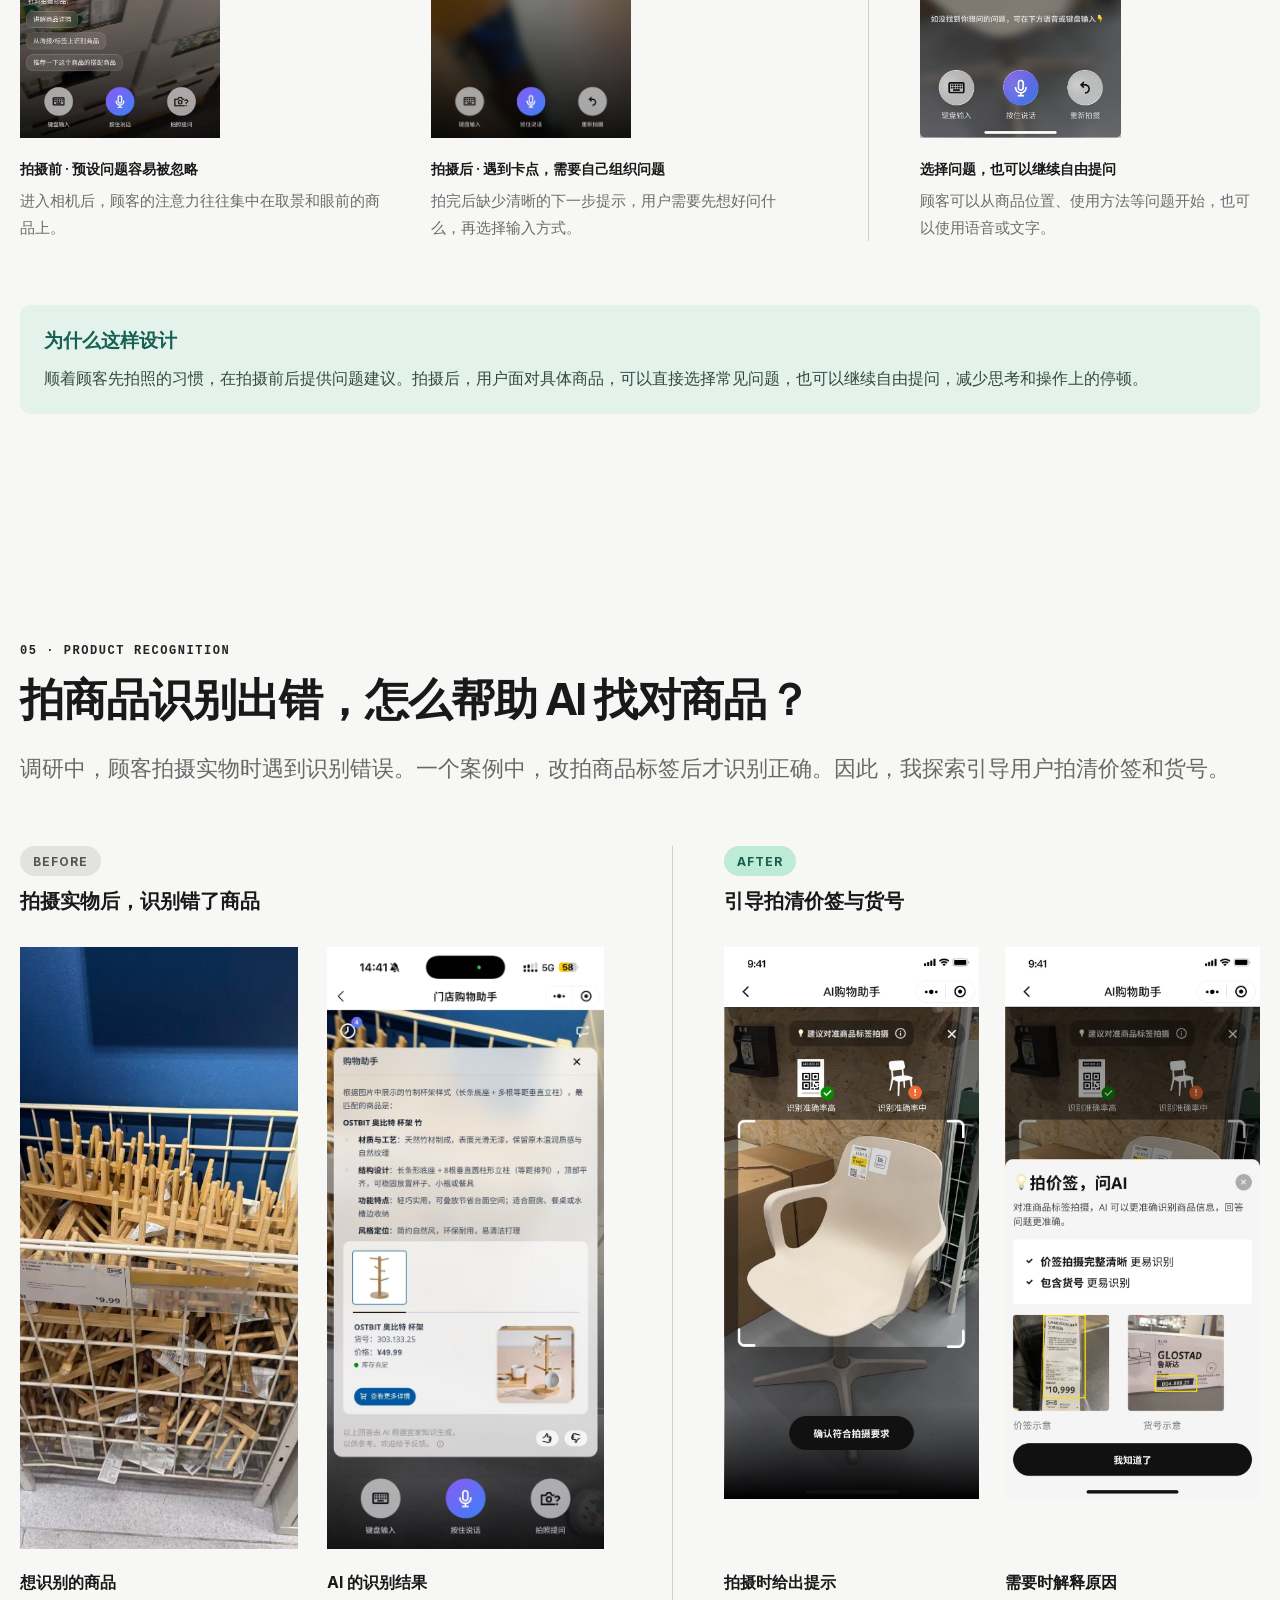
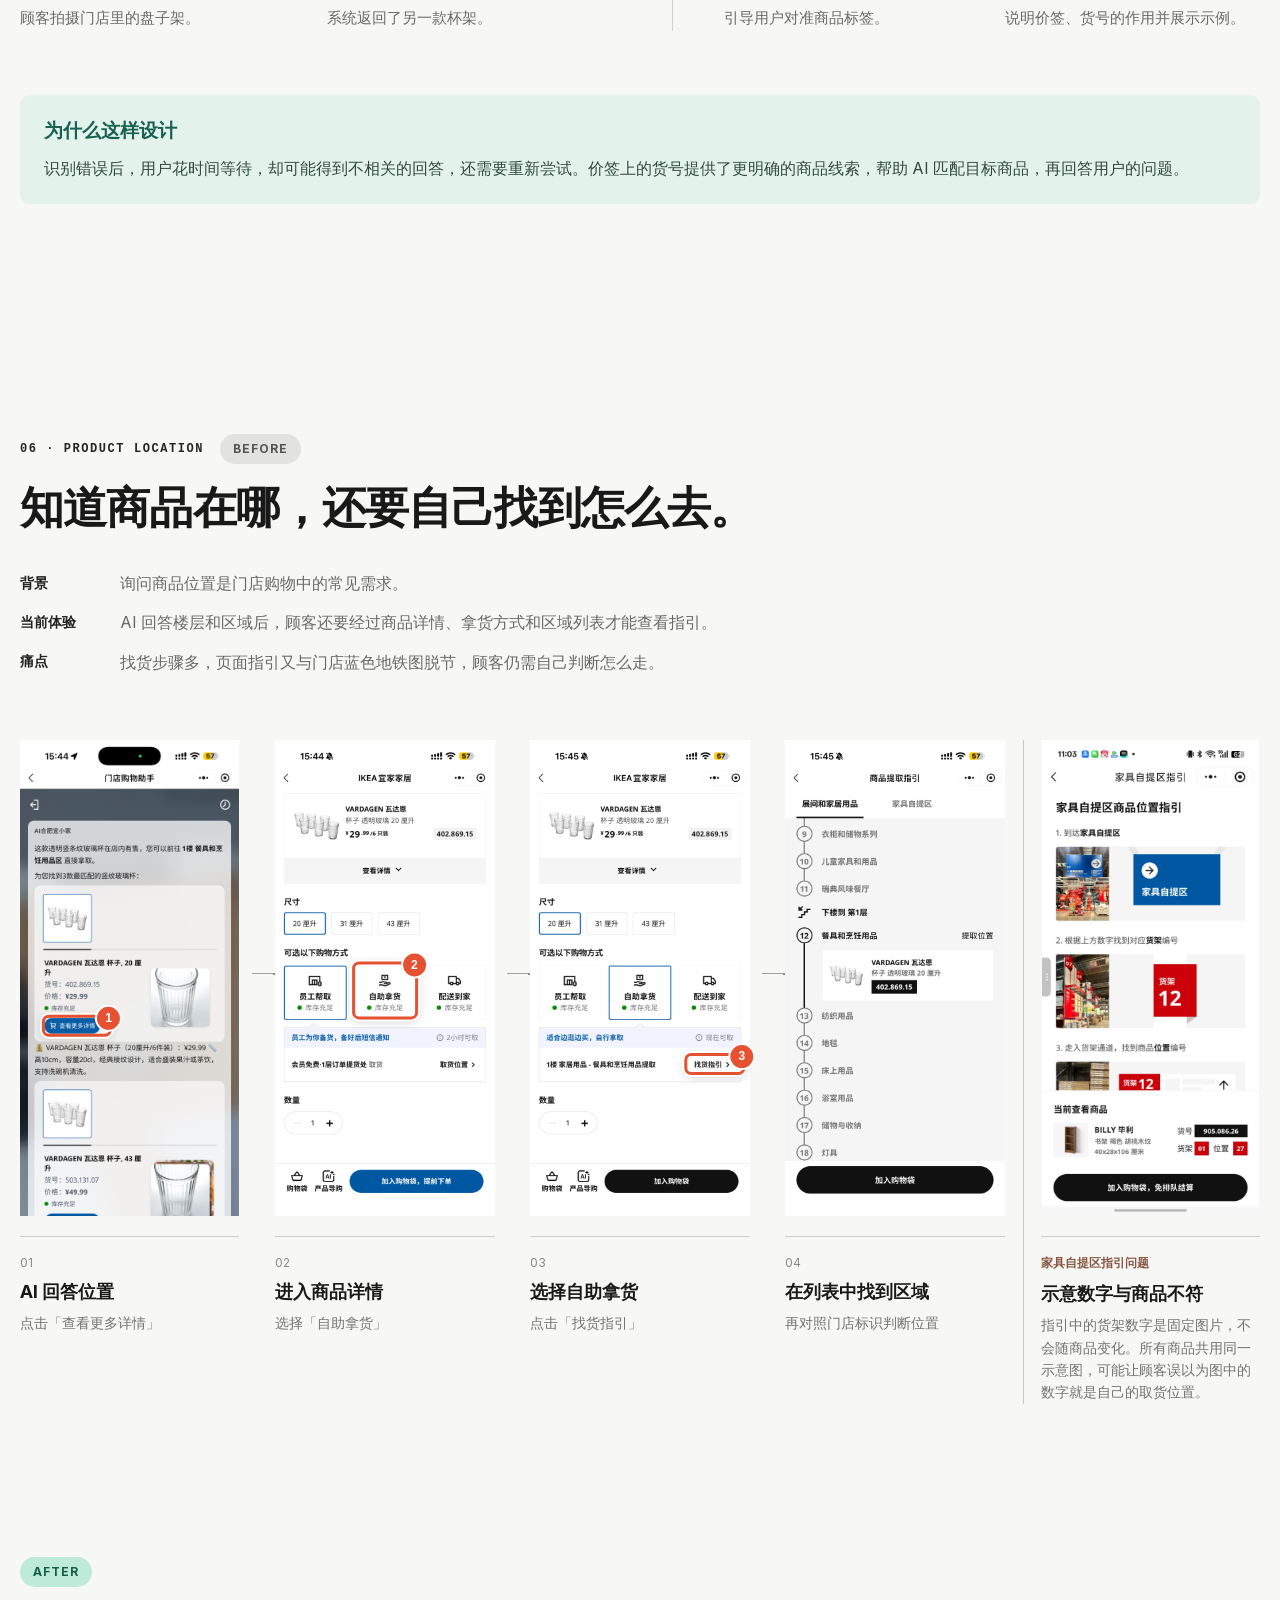
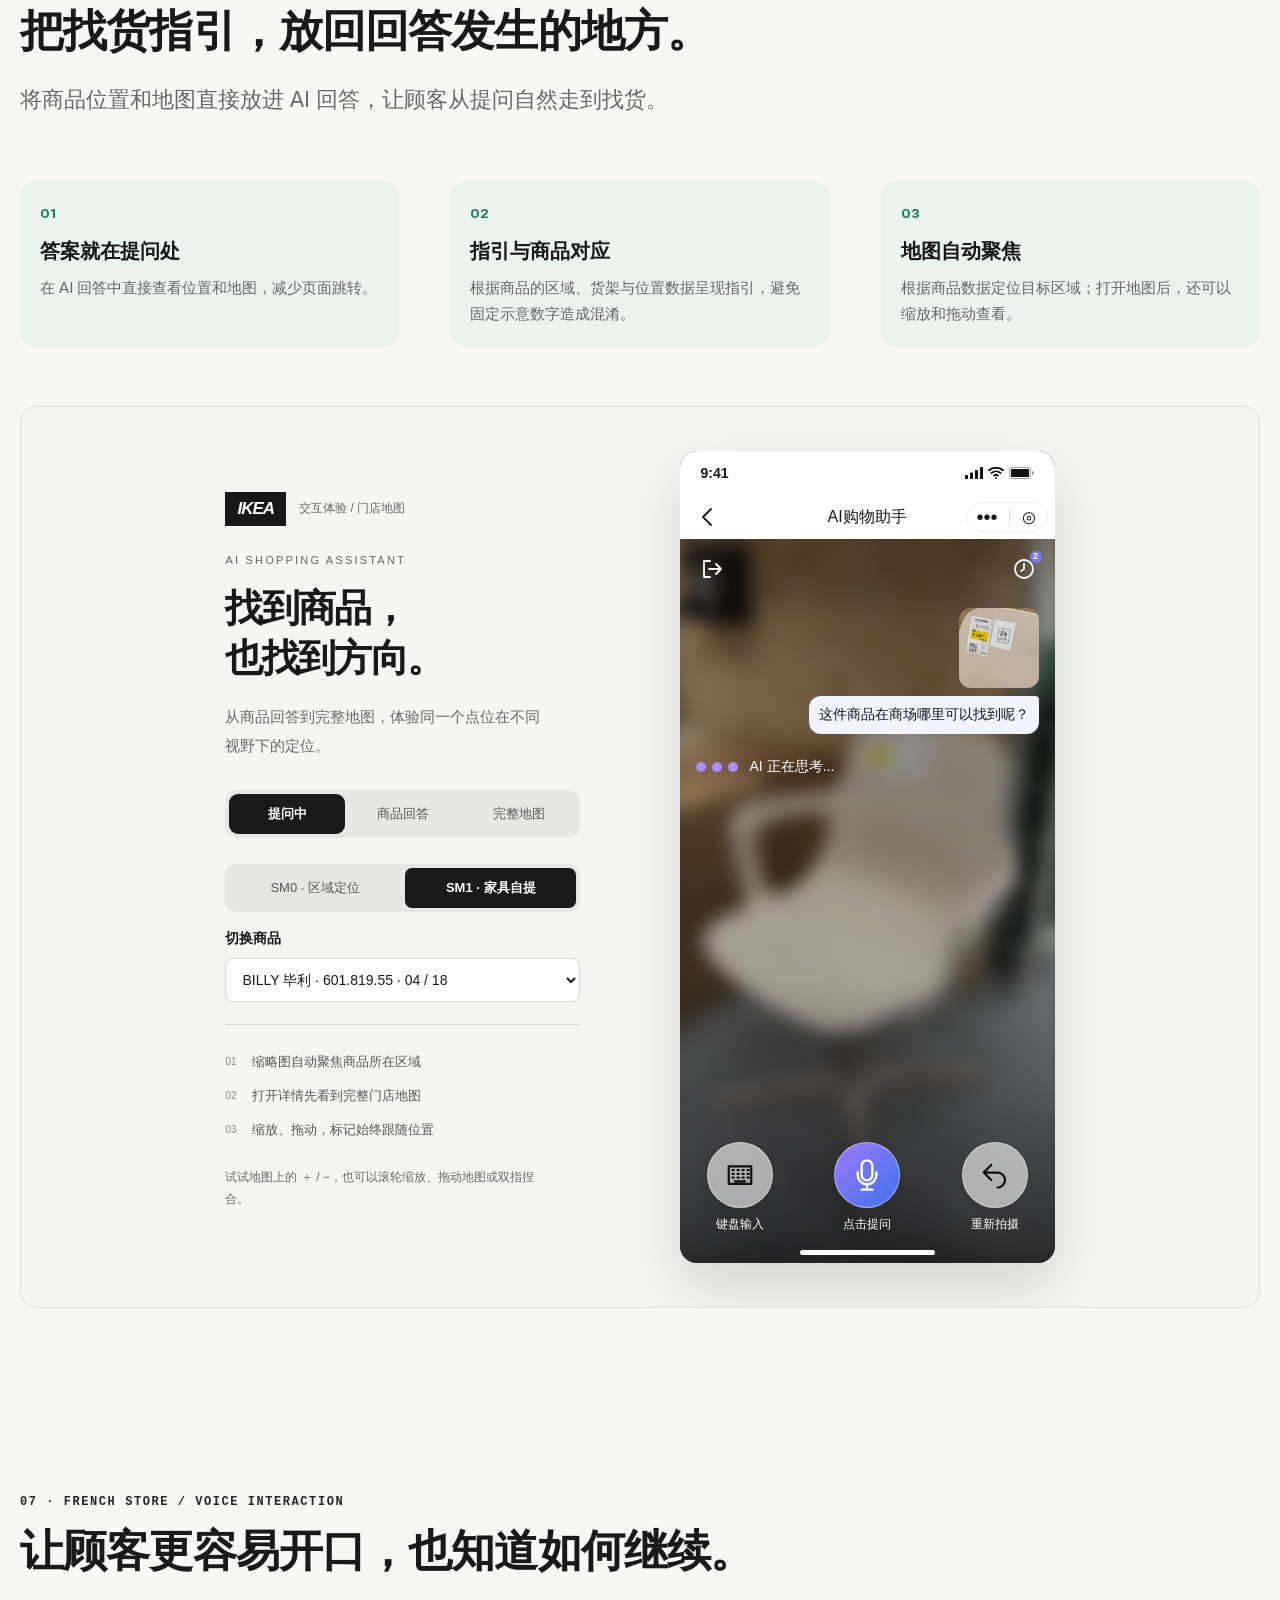
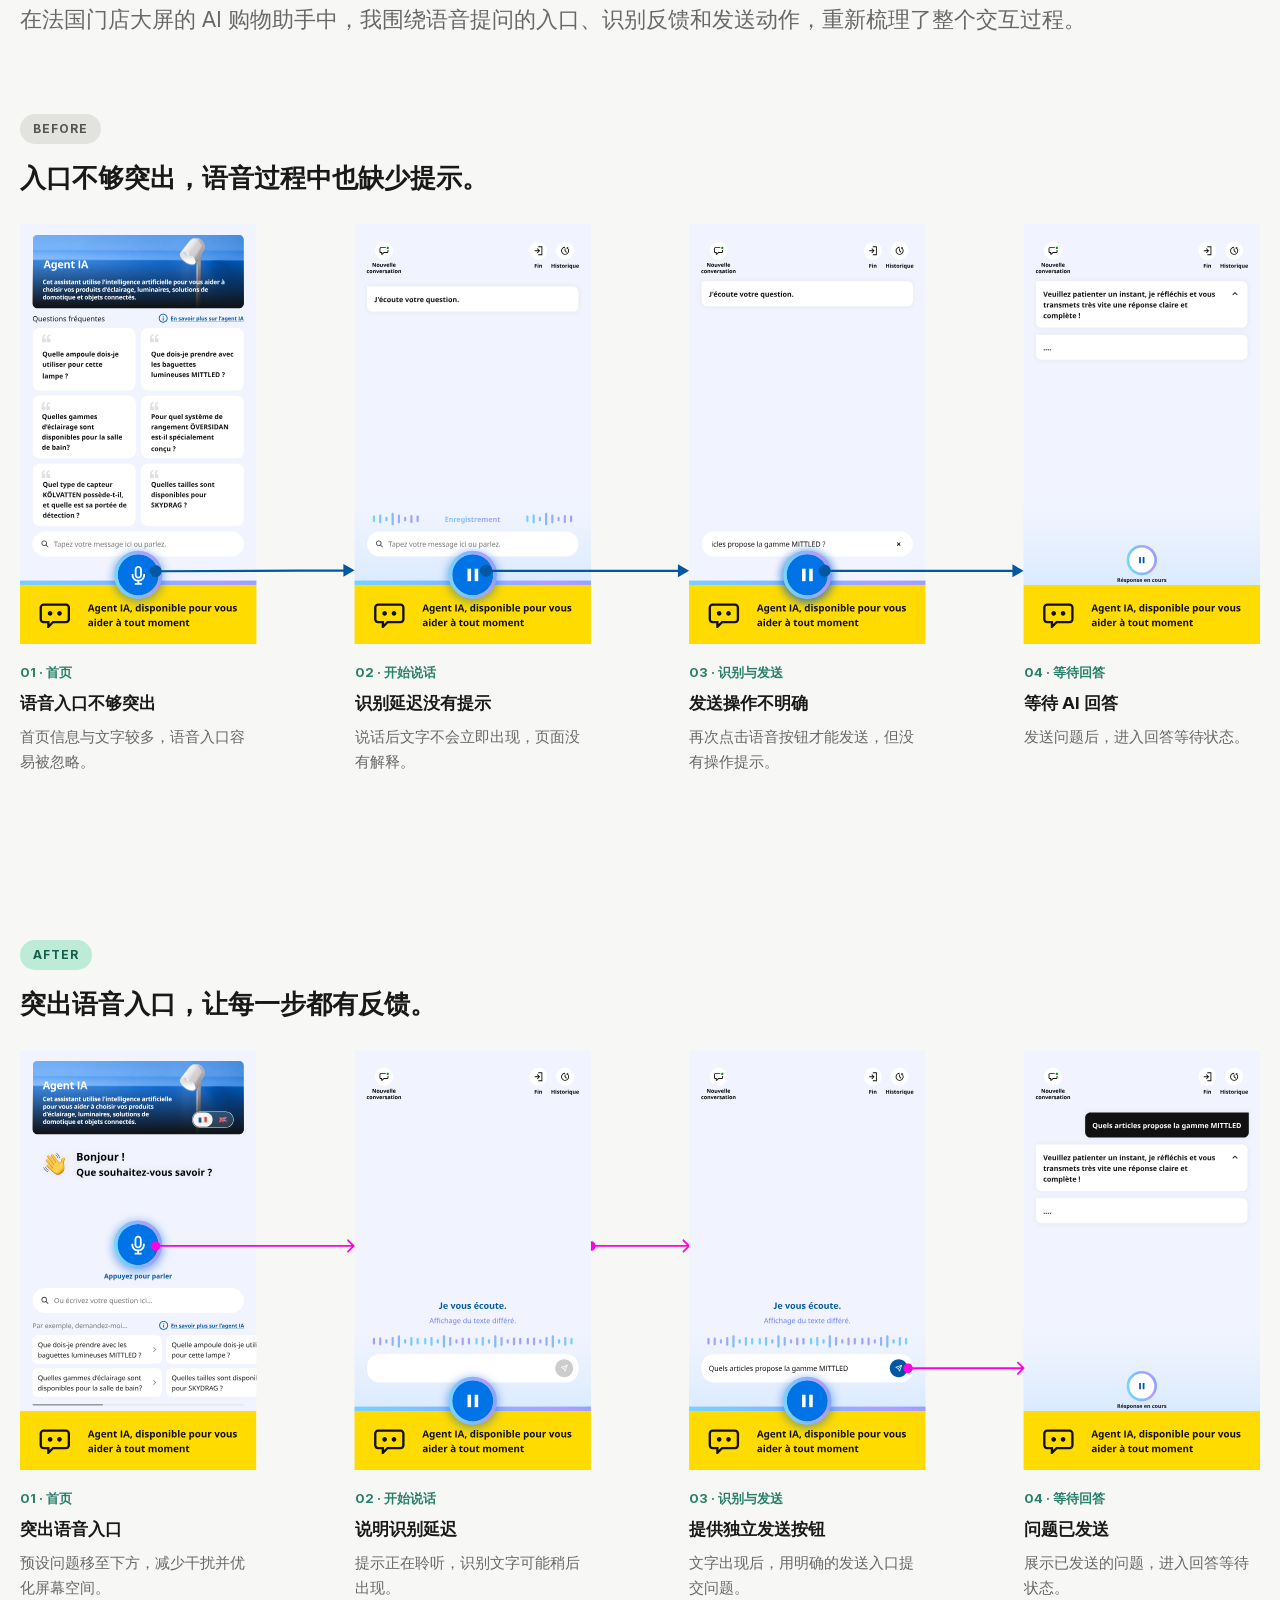
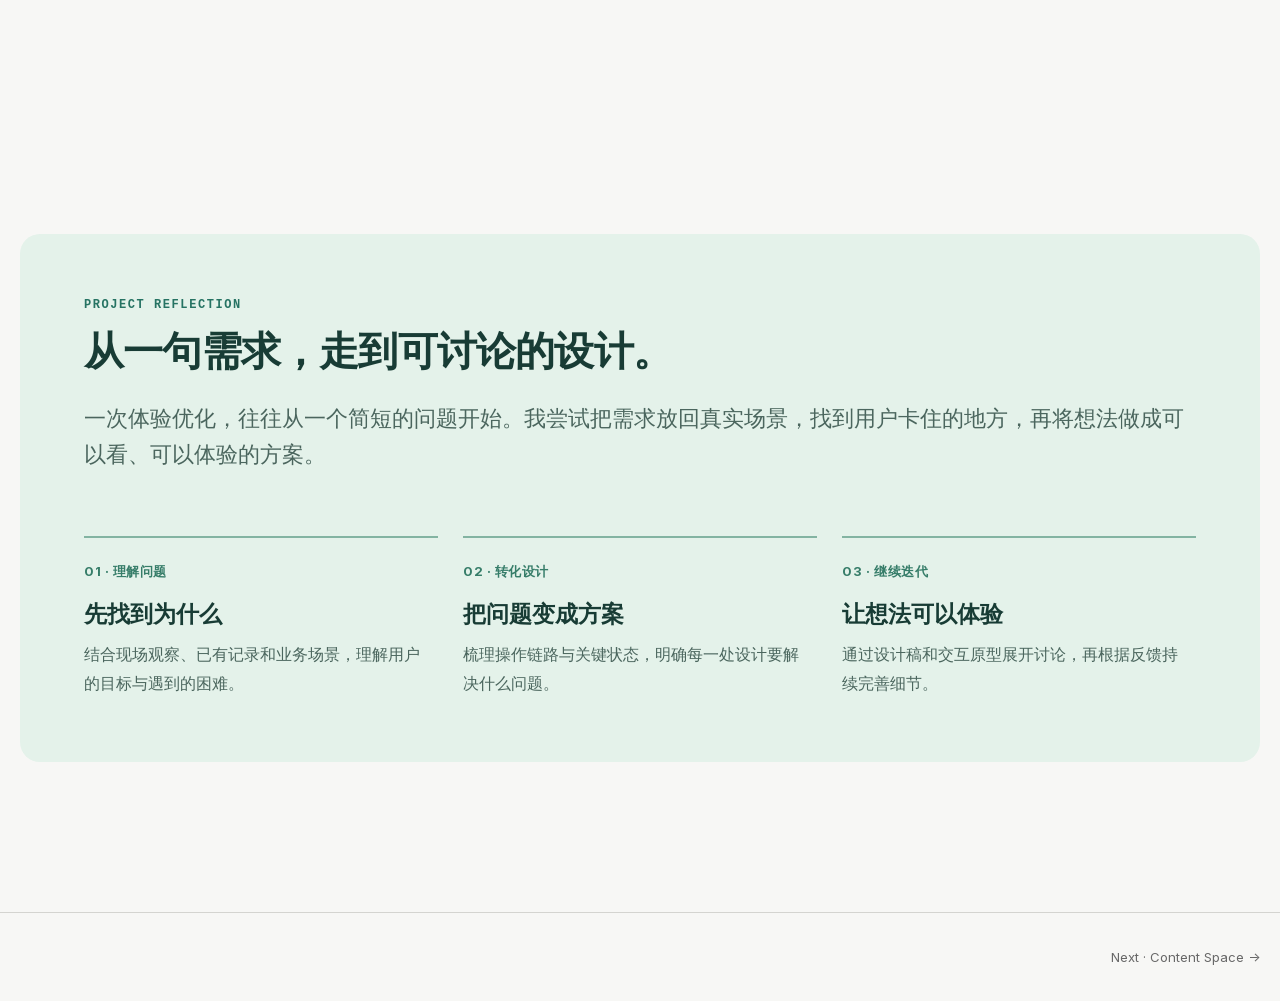
<file: shopping-buddy.html>
<!doctype html>
<html lang="zh-CN" class="case-scroll shopping-scroll">
  <head>
    <meta charset="UTF-8" />
    <meta name="viewport" content="width=device-width, initial-scale=1.0" />
    <title>AI Shopping Buddy · Mira Xue</title>
    <link
      rel="preload"
      href="assets/fonts/smiley-sans/SmileySans-Portfolio-Subset.woff2"
      as="font"
      type="font/woff2"
      crossorigin
    />
    <script>
      if (new URLSearchParams(window.location.search).get("heroFont") === "pingfang") {
        document.documentElement.dataset.heroFont = "pingfang";
      }
    </script>
    <link rel="stylesheet" href="styles.css?v=20261125-mobile2" />
  </head>
  <body class="case-page shopping-page">
    <nav class="nav">
      <div class="shell nav-inner">
        <a class="brand" href="index.html">Mira Xue</a>
        <div class="nav-links">
          <a href="index.html#work">← Selected Work</a>
          <a href="lighting.html">Lighting</a>
          <a aria-current="page" href="shopping-buddy.html">Shopping Buddy</a>
          <a href="content-space.html">Content Space</a>
          <a class="nav-resource" href="documents/profile/%E8%96%9B%E9%93%AD-%E8%A1%A5%E5%85%85%E4%BD%9C%E5%93%81%E9%9B%86-%E4%BA%A7%E5%93%81%E4%BD%93%E9%AA%8C%E8%AE%BE%E8%AE%A1.pdf" target="_blank" rel="noopener noreferrer" aria-label="查看补充作品集 PDF（在新标签页打开）">补充作品集 PDF</a>
          <a class="nav-resource" href="documents/profile/resume.pdf" target="_blank" rel="noopener noreferrer" aria-label="查看简历 PDF（在新标签页打开）">简历 PDF</a>
        </div>
      </div>
    </nav>

    <header class="case-hero shopping-hero">
      <div class="shell shopping-hero-grid">
        <div class="shopping-hero-copy">
          <p class="eyebrow">Store Research · Interaction Design · Prototype</p>
          <h1>AI Shopping Buddy</h1>
          <p class="case-deck">在门店里，顾客会拍下商品，向 AI 询问用途、位置和购物问题。我参与门店调研，并针对提问引导、找货和语音交互开展设计探索。</p>
          <div class="tag-row">
            <span class="tag">真实门店调研</span>
            <span class="tag">拍照与提问设计</span>
            <span class="tag">商品位置原型</span>
          </div>
          <div class="project-hero-role" aria-label="项目中的工作范围">
            <div>
              <span>我的工作</span>
              <p>参与门店观察，整理顾客使用 AI 助手时遇到的问题，并设计后续交互方案。</p>
            </div>
            <div>
              <span>研究产出</span>
              <p>整理 27 个现场案例和购物旅程，并围绕提问、商品识别和找货制作设计方案与原型。</p>
            </div>
          </div>
        </div>
        <figure class="shopping-demo-preview">
          <div class="shopping-demo-glow" aria-hidden="true"></div>
          <div class="shopping-phone-shell">
            <div class="shopping-phone-screen">
              <video
                controls
                loop
                playsinline
                preload="none"
                poster="assets/shopping/media/demo-poster-optimized.jpg"
                aria-label="AI Shopping Buddy 门店模式产品演示"
              >
                <source src="assets/shopping/media/shopping-buddy-demo.mp4" type="video/mp4" />
              </video>
            </div>
          </div>
          <figcaption><span class="mono">CURRENT EXPERIENCE</span>真实门店模式体验录屏；点击播放后再加载视频。</figcaption>
        </figure>
      </div>
    </header>

    <main class="shell shopping-case">
      <section class="case-section shopping-section shopping-study">
        <div class="shopping-section-head">
          <p class="case-label">01 · FIELD STUDY</p>
          <h2>跟着顾客逛门店，看看他们怎么使用 AI 助手。</h2>
          <p>现有研究报告记录了 4 组参与者的真实逛店过程。我参与现场观察、素材整理、case 编码和后续交互探索。</p>
          <a
            class="shopping-report-link"
            href="documents/shopping/research-report/index.html"
            target="_blank"
            rel="noopener"
          >
            <span class="mono">RESEARCH REPORT</span>
            <strong>打开完整调研报告 ↗</strong>
          </a>
        </div>
        <div class="shopping-metrics">
          <div><strong>4 组</strong><span>报告记录的现场参与者分组</span></div>
          <div><strong>6 位</strong><span>不同年龄与购物情境</span></div>
          <div><strong>3.5h</strong><span>陪同观察、出声思考和定性访谈</span></div>
          <div><strong>27 Cases</strong><span>报告记录的现场案例</span></div>
        </div>
      </section>

      <section class="case-section shopping-section research-map">
        <div class="shopping-section-head shopping-section-head-wide">
          <p class="case-label">02 · RESEARCH / FROM CASES TO PATTERNS</p>
          <h2>27 个现场案例，逐渐浮现出几类问题。</h2>
          <p>我参与整理现场记录，把分散的提问、操作和 AI 回答放在一起对照，再按用户遇到的问题归类。</p>
        </div>
        <div class="research-cloud" aria-label="现场问题归类">
          <article class="research-cluster cluster-input">
            <span class="research-cluster-label">01 / 如何提问</span>
            <div class="research-terms"><strong>拍照后问什么？</strong><span>预设入口被忽视</span><span>语音没有明确反馈</span><span>识别文字不完整</span></div>
            <p>用户想提问，但入口和输入方式不总是清楚。</p>
          </article>
          <article class="research-cluster cluster-understanding">
            <span class="research-cluster-label">02 / 能否理解</span>
            <div class="research-terms"><strong>识别错了商品</strong><span>生活语言难匹配</span><span>尺寸条件没接住</span><span>答案与标签不符</span></div>
            <p>识别出商品只是开始，还要理解用户真正想了解什么。</p>
          </article>
          <article class="research-cluster cluster-action">
            <span class="research-cluster-label">03 / 如何继续</span>
            <div class="research-terms"><strong>取货地点在哪里？</strong><span>运费没有回复</span><span>等待时间太长</span><span>回答太长</span><span>门店信息不完整</span></div>
            <p>顾客需要的不只是回答，还包括购物中的下一步。</p>
          </article>
        </div>
        <div class="research-takeaway"><span>从案例到洞察</span><p>顾客希望 AI 帮助自己了解商品、做出选择，再完成购买。</p></div>
      </section>

      <section class="case-section shopping-section shopping-synthesis">
        <div class="shopping-section-head shopping-section-head-wide">
          <p class="case-label">03 · SYNTHESIS</p>
          <h2>从看到商品，到决定怎么购买。</h2>
          <p>我将现场观察整理成购物旅程，并选取三个问题继续设计：如何提问、如何识别商品，以及如何找到商品。</p>
        </div>
        <figure class="shopping-journey-frame">
          <img src="assets/shopping/research/journey-optimized.jpg" alt="AI Shopping Buddy 用户旅程与 AI 支持机会" decoding="async" loading="lazy" />
          <figcaption>研究洞察被整理成一条门店旅程：每个行为节点对应 AI 支持，人工协助贯穿全程。</figcaption>
        </figure>
      </section>

      <section class="case-section shopping-section question-comparison" id="question-before">
        <div class="shopping-section-head shopping-section-head-wide">
          <p class="case-label">04 · QUESTION GUIDANCE</p>
          <h2>拍照前的引导被忽略，<span class="asb-nowrap">拍完后</span>又不知道问什么。</h2>
          <p>现场观察中，顾客通常直接拍照，容易错过相机页角落的问题入口。拍摄之后，页面也没有提供可以直接选择的问题。</p>
        </div>
        <div class="question-comparison-grid">
          <div class="question-before-group">
            <div class="question-group-heading"><span>BEFORE</span><h3>提问引导没有跟上用户的操作</h3></div>
            <div class="question-before-images">
              <figure><img src="assets/shopping/research/preset-questions-before-photo.jpg" alt="拍摄前，相机页面角落的预设问题" loading="lazy"><figcaption><strong>拍摄前 · 预设问题容易被忽略</strong><p>进入相机后，顾客的注意力往往集中在取景和眼前的商品上。</p></figcaption></figure>
              <figure><img src="assets/shopping/research/photo-first.jpg" alt="拍摄后缺少问题建议的页面" loading="lazy"><figcaption><strong>拍摄后 · 遇到卡点，需要自己组织问题</strong><p>拍完后缺少清晰的下一步提示，用户需要先想好问什么，再选择输入方式。</p></figcaption></figure>
            </div>
          </div>
          <div class="question-after-group">
            <div class="question-group-heading"><span>AFTER</span><h3>拍摄后给出高频问题建议</h3></div>
            <figure><img src="assets/shopping/design/design-suggested-questions-optimized.jpg" alt="拍摄后显示商品常见问题建议的设计稿" loading="lazy"><figcaption><strong>选择问题，也可以继续自由提问</strong><p>顾客可以从商品位置、使用方法等问题开始，也可以使用语音或文字。</p></figcaption></figure>
          </div>
          <div class="question-rationale"><span>为什么这样设计</span><p>顺着顾客先拍照的习惯，在拍摄前后提供问题建议。拍摄后，用户面对具体商品，可以直接选择常见问题，也可以继续自由提问，减少思考和操作上的停顿。</p></div>
        </div>
      </section>

      <section class="case-section shopping-section case-recognition" id="product-recognition">
        <div class="shopping-section-head shopping-section-head-wide">
          <p class="case-label">05 · PRODUCT RECOGNITION</p>
          <h2>拍商品识别出错，怎么帮助 AI 找对商品？</h2>
          <p>调研中，顾客拍摄实物时遇到识别错误。一个案例中，改拍商品标签后才识别正确。因此，我探索引导用户拍清价签和货号。</p>
        </div>
        <div class="recognition-compare recognition-groups">
          <div class="recognition-group recognition-before">
            <div class="question-group-heading"><span>BEFORE</span><h3>拍摄实物后，识别错了商品</h3></div>
            <div class="recognition-pair">
              <figure><img src="assets/shopping/recognition/store-product.jpg" alt="门店里的 OSTBIT 盘子架，顾客原本想识别的商品" loading="lazy"><figcaption><strong>想识别的商品</strong><p>顾客拍摄门店里的盘子架。</p></figcaption></figure>
              <figure><img src="documents/shopping/research-report/images/pain1-plate.jpg" alt="AI 将盘子架识别为杯架的回答" loading="lazy"><figcaption><strong>AI 的识别结果</strong><p>系统返回了另一款杯架。</p></figcaption></figure>
            </div>
          </div>
          <div class="recognition-group recognition-after question-after-group">
            <div class="question-group-heading"><span>AFTER</span><h3>引导拍清价签与货号</h3></div>
            <div class="recognition-pair">
              <figure><img src="assets/shopping/recognition/camera-label-guidance-optimized.jpg" alt="拍摄页面提示用户对准商品标签" loading="lazy"><figcaption><strong>拍摄时给出提示</strong><p>引导用户对准商品标签。</p></figcaption></figure>
              <figure><img src="assets/shopping/design/design-label-guidance-optimized.jpg" alt="解释拍摄价签原因及展示标签示例的弹窗" loading="lazy"><figcaption><strong>需要时解释原因</strong><p>说明价签、货号的作用并展示示例。</p></figcaption></figure>
            </div>
          </div>
        </div>
        <div class="question-rationale recognition-rationale"><span>为什么这样设计</span><p>识别错误后，用户花时间等待，却可能得到不相关的回答，还需要重新尝试。价签上的货号提供了更明确的商品线索，帮助 AI 匹配目标商品，再回答用户的问题。</p></div>
      </section>

      <section class="case-section shopping-section location-before" id="location-before">
        <div class="shopping-section-head shopping-section-head-wide">
          <div class="location-case-header"><p class="case-label">06 · PRODUCT LOCATION</p><span class="location-state location-state-before">BEFORE</span></div>
          <h2>知道商品在哪，还要<span class="location-word">自己</span>找到怎么去。</h2>
          <div class="location-intro">
            <p><strong>背景</strong><span>询问商品位置是门店购物中的常见需求。</span></p>
            <p><strong>当前体验</strong><span>AI 回答楼层和区域后，顾客还要经过<span class="location-word">商品详情</span>、<span class="location-word">拿货方式</span>和<span class="location-word">区域列表</span>才能查看指引。</span></p>
            <p><strong>痛点</strong><span>找货步骤多，页面指引又与门店<span class="location-word">蓝色地铁图</span>脱节，顾客仍需自己判断怎么走。</span></p>
          </div>
        </div>
        <div class="location-flow" aria-label="原有商品位置查询流程">
          <figure><div class="location-shot"><img src="assets/shopping/location-before/25b0e3bd4613295c0b69bdd42ee6fe1d-fast.jpg" alt="AI 回答商品所在的楼层与区域" loading="lazy"><span class="location-tap tap-details" aria-hidden="true"></span></div><figcaption><span>01</span><strong>AI 回答位置</strong><p>点击「查看更多详情」</p></figcaption></figure>
          <figure><div class="location-shot"><img src="assets/shopping/location-before/e34ba54005bfa52742ccfcb575307c86.png" alt="进入商品详情并查看拿货方式" loading="lazy"><span class="location-tap tap-self-pickup" aria-hidden="true"></span></div><figcaption><span>02</span><strong>进入商品详情</strong><p>选择「自助拿货」</p></figcaption></figure>
          <figure><div class="location-shot"><img src="assets/shopping/location-before/2309a71f167529f16940cc97a6783264.png" alt="选择自助拿货后看到找货指引入口" loading="lazy"><span class="location-tap tap-guide" aria-hidden="true"></span></div><figcaption><span>03</span><strong>选择自助拿货</strong><p>点击「找货指引」</p></figcaption></figure>
          <figure><div class="location-shot"><img src="assets/shopping/location-before/c1f87c21736f6ca002a2d24e85113570.png" alt="在长列表中找到 12 号餐具和烹饪用品区" loading="lazy"></div><figcaption><span>04</span><strong>在列表中找到区域</strong><p>再对照门店标识判断位置</p></figcaption></figure>
          <figure class="location-guide-example"><div class="location-shot"><img src="assets/shopping/location-before/pickup-guide-example.png" alt="原有自提区指引：示意图显示货架 12，当前商品显示货架 01" loading="lazy"></div><figcaption><span>家具自提区指引问题</span><strong>示意数字与商品不符</strong><p>指引中的货架数字是固定图片，不会随商品变化。所有商品共用同一示意图，可能让顾客误以为图中的数字就是自己的取货位置。</p></figcaption></figure>
        </div>
      </section>

      <section class="case-section shopping-section location-after" id="location-after">
        <div class="shopping-section-head shopping-section-head-wide">
          <div class="location-case-header"><span class="location-state location-state-after">AFTER</span></div>
          <h2>把找货指引，放回回答发生的地方。</h2>
          <p>将商品位置和地图直接放进 AI 回答，让顾客从提问自然走到找货。</p>
        </div>
        <div class="location-benefits" aria-label="设计亮点">
          <article><span>01</span><h3>答案就在提问处</h3><p>在 AI 回答中直接查看位置和地图，减少页面跳转。</p></article>
          <article><span>02</span><h3>指引与商品对应</h3><p>根据商品的区域、货架与位置数据呈现指引，避免固定示意数字造成混淆。</p></article>
          <article><span>03</span><h3>地图自动聚焦</h3><p>根据商品数据定位目标区域；打开地图后，还可以缩放和拖动查看。</p></article>
        </div>
        <div class="location-demo-frame"><iframe title="商品位置地图交互原型" src="demos/store-pickup/index.html?v=sm0-region14-local1" loading="lazy"></iframe></div>
      </section>

      <section class="case-section shopping-section french-voice" id="french-voice">
        <div class="shopping-section-head shopping-section-head-wide">
          <p class="case-label">07 · FRENCH STORE / VOICE INTERACTION</p>
          <h2>让顾客更容易开口，也知道如何继续。</h2>
          <p>在法国门店大屏的 AI 购物助手中，我围绕语音提问的入口、识别反馈和发送动作，重新梳理了整个交互过程。</p>
        </div>
        <div class="french-flow-block">
          <span class="location-state location-state-before">BEFORE</span>
          <h3>入口不够突出，<span class="french-heading-phrase">语音过程中也缺少提示。</span></h3>
          <p class="french-scroll-hint">左右滑动查看完整流程 →</p>
          <div class="french-stages" tabindex="0" role="region" aria-label="原有大屏语音提问流程，可横向滚动查看">
            <div class="french-stage-track">
            <img class="french-flow-art" src="assets/shopping/french-voice/before-optimized.svg" alt="" loading="lazy" decoding="async">
            <figure><div class="french-stage-screen" role="img" aria-label="原有首页与语音入口"></div><figcaption><span>01 · 首页</span><strong>语音入口不够突出</strong><p>首页信息与文字较多，语音入口容易被忽略。</p></figcaption></figure>
            <figure><div class="french-stage-screen" role="img" aria-label="原有语音聆听页面"></div><figcaption><span>02 · 开始说话</span><strong>识别延迟没有提示</strong><p>说话后文字不会立即出现，页面没有解释。</p></figcaption></figure>
            <figure><div class="french-stage-screen" role="img" aria-label="原有语音识别与发送页面"></div><figcaption><span>03 · 识别与发送</span><strong>发送操作不明确</strong><p>再次点击语音按钮才能发送，但没有操作提示。</p></figcaption></figure>
            <figure><div class="french-stage-screen" role="img" aria-label="原有等待回答页面"></div><figcaption><span>04 · 等待回答</span><strong>等待 AI 回答</strong><p>发送问题后，进入回答等待状态。</p></figcaption></figure>
            </div>
          </div>
        </div>
        <div class="french-flow-block french-flow-after">
          <span class="location-state location-state-after">AFTER</span>
          <h3>突出语音入口，让每一步都有反馈。</h3>
          <p class="french-scroll-hint">左右滑动查看完整流程 →</p>
          <div class="french-stages" tabindex="0" role="region" aria-label="优化后的大屏语音提问流程，可横向滚动查看">
            <div class="french-stage-track">
            <img class="french-flow-art" src="assets/shopping/french-voice/after-optimized.svg" alt="" loading="lazy" decoding="async">
            <figure><div class="french-stage-screen" role="img" aria-label="优化后的首页与语音入口"></div><figcaption><span>01 · 首页</span><strong>突出语音入口</strong><p>预设问题移至下方，减少干扰并优化屏幕空间。</p></figcaption></figure>
            <figure><div class="french-stage-screen" role="img" aria-label="优化后的语音聆听与识别提示"></div><figcaption><span>02 · 开始说话</span><strong>说明识别延迟</strong><p>提示正在聆听，识别文字可能稍后出现。</p></figcaption></figure>
            <figure><div class="french-stage-screen" role="img" aria-label="优化后的识别结果与独立发送按钮"></div><figcaption><span>03 · 识别与发送</span><strong>提供独立发送按钮</strong><p>文字出现后，用明确的发送入口提交问题。</p></figcaption></figure>
            <figure><div class="french-stage-screen" role="img" aria-label="优化后的等待回答页面"></div><figcaption><span>04 · 等待回答</span><strong>问题已发送</strong><p>展示已发送的问题，进入回答等待状态。</p></figcaption></figure>
            </div>
          </div>
        </div>
      </section>
      <section class="case-section shopping-section shopping-reflection">
        <div class="reflection-panel">
        <div class="shopping-section-head shopping-section-head-wide">
          <p class="case-label">PROJECT REFLECTION</p>
          <h2>从一句需求，走到可讨论的设计。</h2>
          <p>一次体验优化，往往从一个简短的问题开始。我尝试把需求放回真实场景，找到用户卡住的地方，再将想法做成可以看、可以体验的方案。</p>
        </div>
        <div class="reflection-steps">
          <article><span>01 · 理解问题</span><h3>先找到为什么</h3><p>结合现场观察、已有记录和业务场景，理解用户的目标与遇到的困难。</p></article>
          <article><span>02 · 转化设计</span><h3>把问题变成方案</h3><p>梳理操作链路与关键状态，明确每一处设计要解决什么问题。</p></article>
          <article><span>03 · 继续迭代</span><h3>让想法可以体验</h3><p>通过设计稿和交互原型展开讨论，再根据反馈持续完善细节。</p></article>
        </div>
        </div>
      </section>
    </main>

    <footer class="footer">
      <div class="shell"><a href="content-space.html">Next · Content Space →</a></div>
    </footer>
    <script src="main.js?v=20261125-local2"></script>
    <script src="location-tour.js?v=5"></script>
  </body>
</html>
</file>
<file: styles.css>
@font-face {
  font-family: "Portfolio Inter";
  src: url("assets/fonts/InterVariable.woff2") format("woff2");
  font-style: normal;
  font-weight: 100 900;
  font-display: swap;
}

@font-face {
  font-family: "Smiley Sans Portfolio";
  src: url("assets/fonts/smiley-sans/SmileySans-Portfolio-Subset.woff2") format("woff2");
  font-display: swap;
  font-style: normal;
  font-weight: 400;
}

:root {
  --blue: #252525;
  --blue-dark: #111111;
  --yellow: #b9b9b4;
  --ink: #191919;
  --muted: #686868;
  --soft: #ececea;
  --paper: #f7f7f5;
  --line: #d4d4d0;
  --green: #535353;
  --orange: #747474;
  --radius: 0px;
  --shadow: 0 18px 60px rgba(17, 17, 17, 0.07);
  --max: 1240px;
  --nav-height: 73px;
  --font: "Avenir Next", "Portfolio Inter", "PingFang SC", "Microsoft YaHei", system-ui, sans-serif;
  --english-heavy-font: "Avenir Next", "Arial Black", "Portfolio Inter", sans-serif;
  --display-font: var(--font);
  --display-weight: 700;
  --hero-title-font: "Smiley Sans Portfolio", "PingFang SC", sans-serif;
  --hero-title-weight: 400;
  --hero-title-tracking: -0.025em;
}

html[data-hero-font="pingfang"] {
  --hero-title-font: var(--font);
  --hero-title-weight: 650;
  --hero-title-tracking: -0.065em;
}

* {
  box-sizing: border-box;
}

html {
  scroll-behavior: smooth;
}

body {
  margin: 0;
  color: var(--ink);
  background: var(--paper);
  font-family: var(--font);
  -webkit-font-smoothing: antialiased;
}

img {
  display: block;
  max-width: 100%;
}

a {
  color: inherit;
  text-decoration: none;
}

button {
  font: inherit;
}

.shell {
  width: min(calc(100% - 40px), var(--max));
  margin: 0 auto;
}

.nav {
  position: sticky;
  z-index: 20;
  top: 0;
  border-bottom: 1px solid rgba(17, 17, 17, 0.08);
  background: rgba(247, 247, 245, 0.92);
  backdrop-filter: blur(16px);
}

.nav-inner {
  display: flex;
  min-height: 72px;
  align-items: center;
  justify-content: space-between;
  gap: 24px;
}

.brand {
  font-size: 18px;
  font-weight: 750;
  letter-spacing: -0.02em;
}

.nav-links {
  display: flex;
  align-items: center;
  gap: 28px;
  color: var(--muted);
  font-size: 14px;
  font-weight: 650;
}

.nav-links a:hover,
.nav-links a[aria-current="page"] {
  color: var(--blue);
}

.nav-resource {
  color: var(--ink);
  white-space: nowrap;
}

.nav-resource::after {
  margin-left: 4px;
  content: "↗";
  font-size: 0.82em;
}

.nav-cta,
.button {
  display: inline-flex;
  min-height: 46px;
  align-items: center;
  justify-content: center;
  gap: 9px;
  padding: 0 19px;
  border: 1px solid var(--ink);
  border-radius: 999px;
  background: transparent;
  color: var(--ink);
  cursor: pointer;
  font-weight: 700;
  transition: transform 160ms ease, background 160ms ease, color 160ms ease;
}

.nav-cta {
  min-height: 40px;
  padding: 0 16px;
}

.button:hover,
.nav-cta:hover {
  transform: translateY(-2px);
  background: var(--ink);
  color: #fff;
}

.button.primary {
  border-color: var(--blue);
  background: var(--blue);
  color: #fff;
}

.button.primary:hover {
  background: var(--blue-dark);
}

.hero {
  display: flex;
  flex-direction: column;
  min-height: calc(100svh - 73px);
  padding: clamp(44px, 6vh, 64px) 0 44px;
}

.hero-layout {
  display: flex;
  flex: 1;
  flex-direction: column;
  min-width: 0;
}

.hero-context {
  max-width: 620px;
  margin-bottom: 0;
  color: var(--blue);
  font-size: 14px;
  font-weight: 800;
  letter-spacing: 0.1em;
  line-height: 1.5;
  text-transform: uppercase;
}

.eyebrow {
  display: inline-flex;
  align-items: center;
  gap: 10px;
  margin: 0 0 24px;
  color: var(--blue);
  font-size: 13px;
  font-weight: 800;
  letter-spacing: 0.12em;
  text-transform: uppercase;
}

.eyebrow::before {
  width: 28px;
  height: 3px;
  background: currentColor;
  content: "";
}

h1,
h2,
h3,
p {
  margin-top: 0;
}

h1 {
  max-width: 920px;
  margin-bottom: 26px;
  font-size: clamp(52px, 7vw, 96px);
  font-weight: 650;
  letter-spacing: -0.065em;
  line-height: 0.98;
}

.hero h1 {
  max-width: 1040px;
  margin: clamp(52px, 8vh, 82px) 0 0;
  font-family: var(--hero-title-font);
  font-size: clamp(58px, 5.4vw, 78px);
  font-weight: var(--hero-title-weight);
  letter-spacing: var(--hero-title-tracking);
  line-height: 1.02;
}

.hero-heading h1 {
  margin: 0;
}

.hero-heading .hero-context {
  margin-bottom: 20px;
}

.hero h1 span,
.hero h1 em {
  display: block;
}

.hero h1 em {
  color: var(--blue);
  font-style: normal;
}

.hero-footer {
  display: grid;
  grid-template-columns: minmax(0, 1fr) auto;
  align-items: end;
  justify-content: space-between;
  gap: 48px;
  margin-top: auto;
  padding-top: 52px;
}

.hero-intro {
  max-width: none;
  margin-bottom: 0;
  color: var(--ink);
  font-size: clamp(18px, 1.3vw, 21px);
  line-height: 1.65;
  text-wrap: pretty;
}

.hero-scroll {
  display: inline-flex;
  align-items: center;
  justify-self: end;
  gap: 18px;
  padding-bottom: 8px;
  border-bottom: 1px solid var(--ink);
  font-size: 12px;
  font-weight: 800;
  letter-spacing: 0.1em;
  text-transform: uppercase;
}

.section {
  padding: 96px 0;
}

.home-page main > .section {
  min-height: calc(100svh - var(--nav-height));
  padding: clamp(48px, 6vh, 72px) 0;
}

#workflow,
#about {
  display: grid;
  align-items: center;
}

.section.soft {
  background: var(--soft);
}

.section.blue {
  background: var(--blue);
  color: #fff;
}

.section-head {
  display: flex;
  align-items: start;
  flex-direction: column;
  justify-content: space-between;
  gap: 24px;
  margin-bottom: 44px;
}

.section-head > div,
.section-title {
  width: 100%;
  max-width: none;
}

.section-title {
  margin-bottom: 0;
  font-family: var(--hero-title-font);
  font-size: clamp(36px, 5vw, 62px);
  font-weight: var(--hero-title-weight);
  letter-spacing: var(--hero-title-tracking);
  line-height: 1.05;
}

.section-copy {
  width: 100%;
  max-width: none;
  margin-bottom: 0;
  color: var(--muted);
  font-family: "PingFang SC", "Microsoft YaHei", system-ui, sans-serif;
  font-size: 17px;
  line-height: 1.75;
  text-wrap: pretty;
}

.blue .section-copy {
  color: rgba(255, 255, 255, 0.75);
}

#work {
  --case-visual-height: 220px;
  padding: clamp(40px, 5vh, 64px) 0;
}

#work .section-head {
  margin-bottom: 32px;
}

.case-grid {
  display: grid;
  grid-template-columns: repeat(3, minmax(0, 1fr));
  gap: 24px;
}

.case-card {
  position: relative;
  display: flex;
  min-height: 480px;
  flex-direction: column;
  overflow: hidden;
  border-radius: var(--radius);
  background: #fff;
  box-shadow: var(--shadow);
  transition: transform 220ms ease, box-shadow 220ms ease;
}

.case-card:hover {
  transform: translateY(-6px);
  box-shadow: 0 24px 72px rgba(17, 17, 17, 0.14);
}

.case-visual {
  position: relative;
  flex: 0 0 var(--case-visual-height);
  height: var(--case-visual-height);
  min-height: var(--case-visual-height);
  overflow: hidden;
  background: #deded8;
}

.case-visual img {
  width: 100%;
  height: 100%;
  object-fit: cover;
}

.case-body {
  display: flex;
  flex: 1;
  flex-direction: column;
  padding: 24px;
}

.case-index,
.mono {
  font-family: "SFMono-Regular", Consolas, monospace;
}

.case-index {
  margin-bottom: 18px;
  color: var(--blue);
  font-size: 12px;
  font-weight: 800;
  letter-spacing: 0.12em;
}

.case-card h3 {
  min-height: 1.06em;
  margin-bottom: 14px;
  font-size: clamp(26px, 2.2vw, 32px);
  letter-spacing: -0.045em;
  line-height: 1.06;
}

.case-card p {
  color: var(--muted);
  line-height: 1.7;
}

.case-card .case-card-claim {
  min-height: 3.2em;
  color: var(--ink);
  font-size: 15px;
  line-height: 1.6;
}

.case-link {
  display: flex;
  align-items: center;
  justify-content: space-between;
  gap: 16px;
  margin-top: auto;
  padding-top: 18px;
  border-top: 1px solid var(--line);
  font-weight: 750;
}

.case-link span:last-child {
  font-size: 24px;
}

.lamp-preview {
  position: relative;
  height: 100%;
  min-height: 220px;
  background: #181512;
}

.case-grid .lamp-preview,
.case-grid .shopping-visual {
  height: var(--case-visual-height);
}

.lamp-preview img {
  position: absolute;
  inset: 0;
  opacity: 0;
  transition: opacity 420ms ease;
}

.lamp-preview img.active {
  opacity: 1;
}

.lamp-control {
  position: absolute;
  right: 18px;
  bottom: 18px;
  display: flex;
  gap: 8px;
  padding: 6px;
  border-radius: 999px;
  background: rgba(255, 255, 255, 0.92);
  box-shadow: 0 8px 30px rgba(0, 0, 0, 0.2);
}

.lamp-control button {
  padding: 8px 13px;
  border: 0;
  border-radius: 999px;
  background: transparent;
  cursor: pointer;
  font-size: 12px;
  font-weight: 750;
}

.lamp-control button.active {
  background: var(--ink);
  color: #fff;
}

.shopping-visual {
  display: grid;
  height: 100%;
  grid-template-columns: 0.72fr 1.28fr;
  gap: 14px;
  padding: 24px;
  background: #dceafb;
}

.case-grid .shopping-visual {
  gap: 10px;
  padding: 18px;
}

.shopping-visual img {
  width: 100%;
  height: 100%;
  min-height: 240px;
  border-radius: 14px;
  object-fit: cover;
  object-position: top;
}

.case-grid .shopping-visual img {
  min-height: 0;
  border-radius: 10px;
}

.shopping-visual img:last-child {
  object-fit: contain;
  background: #fff;
}

.content-space-visual {
  background: #fff;
}

.content-space-visual img {
  object-position: center top;
}

.enterprise-visual {
  display: grid;
  min-height: 300px;
  grid-template-columns: 220px 1fr;
  background: #f5f5f2;
}

.case-grid .enterprise-visual {
  min-height: var(--case-visual-height);
  grid-template-columns: 104px 1fr;
}

.case-grid .filter-mock {
  padding: 18px 12px;
}

.case-grid .result-mock {
  padding: 16px;
}

.case-grid .search-mock {
  height: 38px;
  margin-bottom: 12px;
}

.case-grid .suggestion-mock {
  gap: 6px;
  margin-bottom: 12px;
  padding: 10px;
}

.case-grid .result-grid {
  gap: 7px;
}

.filter-mock {
  padding: 26px 22px;
  border-right: 1px solid #d2d2cd;
}

.filter-mock strong {
  display: block;
  margin-bottom: 18px;
}

.filter-line {
  height: 12px;
  margin: 13px 0;
  border-radius: 999px;
  background: #d8d8d3;
}

.filter-line.short {
  width: 62%;
}

.result-mock {
  padding: 24px;
}

.search-mock {
  height: 48px;
  margin-bottom: 18px;
  border: 2px solid #111;
  border-radius: 99px;
  background: #fff;
}

.suggestion-mock {
  display: flex;
  gap: 8px;
  margin-bottom: 20px;
  padding: 14px;
  border-radius: 10px;
  background: #e2f0ff;
}

.pill {
  display: inline-flex;
  align-items: center;
  min-height: 28px;
  padding: 0 11px;
  border: 1px solid currentColor;
  border-radius: 99px;
  font-size: 11px;
  font-weight: 700;
}

.result-grid {
  display: grid;
  grid-template-columns: repeat(3, 1fr);
  gap: 10px;
}

.result-grid div {
  aspect-ratio: 1;
  border-radius: 8px;
  background: linear-gradient(140deg, #5c7695, #e6d3b8);
}

.practice-grid,
.capability-grid,
.metric-grid,
.decision-grid {
  display: grid;
  grid-template-columns: repeat(2, minmax(0, 1fr));
  gap: 24px;
}

.practice-card {
  min-height: 330px;
  padding: 32px;
  border: 1px solid rgba(255, 255, 255, 0.26);
  border-radius: var(--radius);
  background: rgba(255, 255, 255, 0.08);
}

.practice-stack {
  display: grid;
  gap: 1px;
  overflow: hidden;
  border: 1px solid rgba(255, 255, 255, 0.26);
  border-radius: var(--radius);
  background: rgba(255, 255, 255, 0.26);
}

.practice-story {
  display: grid;
  grid-template-columns: 210px minmax(0, 1fr) auto;
  gap: 38px;
  align-items: start;
  padding: 38px;
  background: #07518f;
}

.practice-story .eyebrow {
  margin: 5px 0 0;
  color: var(--yellow);
}

.practice-story h3 {
  max-width: 680px;
  margin: 0 0 12px;
  color: #fff;
  font-size: clamp(28px, 3.2vw, 42px);
  letter-spacing: -0.045em;
  line-height: 1.08;
}

.practice-story p {
  max-width: 760px;
  margin: 0;
  color: rgba(255, 255, 255, 0.74);
  line-height: 1.75;
}

.practice-status {
  padding: 8px 12px;
  border: 1px solid rgba(255, 255, 255, 0.32);
  border-radius: 999px;
  color: rgba(255, 255, 255, 0.78);
  font-size: 12px;
  font-weight: 700;
  white-space: nowrap;
}

.practice-card .eyebrow {
  color: var(--yellow);
}

.practice-card h3 {
  max-width: 480px;
  margin-bottom: 18px;
  font-size: 34px;
  letter-spacing: -0.04em;
}

.practice-card p {
  max-width: 540px;
  color: rgba(255, 255, 255, 0.74);
  line-height: 1.75;
}

.practice-points {
  display: flex;
  flex-wrap: wrap;
  gap: 9px;
  margin-top: 26px;
}

.practice-points span {
  padding: 8px 12px;
  border-radius: 999px;
  background: rgba(255, 255, 255, 0.13);
  font-size: 12px;
  font-weight: 650;
}

.workflow {
  display: grid;
  grid-template-columns: repeat(5, 1fr);
  gap: 14px;
  margin-top: 44px;
}

.workflow-step {
  position: relative;
  min-height: 170px;
  padding: 22px;
  border: 1px solid var(--line);
  border-radius: 16px;
  background: #fff;
}

.workflow-step .mono {
  color: var(--blue);
  font-size: 12px;
  font-weight: 800;
}

.workflow-step h3 {
  margin: 26px 0 10px;
  font-size: 20px;
}

.workflow-step p {
  margin-bottom: 0;
  color: var(--muted);
  font-size: 14px;
  line-height: 1.6;
}

.workflow-story {
  display: grid;
  grid-template-columns: repeat(4, 1fr);
  border-top: 1px solid var(--line);
  border-bottom: 1px solid var(--line);
}

.workflow-chapter {
  min-height: 260px;
  padding: 30px 26px;
  border-right: 1px solid var(--line);
}

.workflow-chapter:last-child {
  border-right: 0;
}

.workflow-chapter .mono {
  color: var(--blue);
  font-size: 12px;
  font-weight: 800;
}

.workflow-chapter h3 {
  margin: 54px 0 14px;
  font-size: 24px;
  letter-spacing: -0.035em;
}

.workflow-chapter p {
  margin: 0;
  color: var(--muted);
  line-height: 1.7;
}

.about-grid {
  display: grid;
  grid-template-columns: 1fr;
  gap: 44px;
}

.about-list {
  display: grid;
  gap: 18px;
}

.about-row {
  display: grid;
  grid-template-columns: 130px 1fr;
  gap: 24px;
  padding-bottom: 18px;
  border-bottom: 1px solid var(--line);
}

.about-row strong {
  color: var(--blue);
}

.about-row p {
  margin-bottom: 0;
  color: var(--muted);
  line-height: 1.65;
}

.footer {
  padding: 36px 0;
  border-top: 1px solid var(--line);
  color: var(--muted);
  font-size: 13px;
}

.lighting-page .footer .shell {
  display: flex;
  justify-content: flex-end;
}

.shopping-page .footer .shell {
  display: flex;
  justify-content: flex-end;
}

.case-hero.shopping-hero {
  min-height: calc(100svh - var(--nav-height));
  padding: 0;
}

.shopping-hero-grid {
  display: grid;
  grid-template-columns: minmax(0, 1.05fr) minmax(340px, 0.95fr);
  gap: clamp(48px, 7vw, 112px);
  align-items: center;
  min-height: calc(100svh - var(--nav-height));
  padding: clamp(28px, 4vh, 44px) 0;
}

.shopping-hero-copy {
  min-width: 0;
}

.shopping-hero-copy h1 {
  margin: 20px 0;
  font-size: clamp(52px, 5vw, 72px);
  white-space: nowrap;
}

.shopping-hero-copy .case-deck {
  font-size: clamp(18px, 1.65vw, 22px);
  text-wrap: wrap;
}

.shopping-demo-preview {
  position: relative;
  display: grid;
  justify-items: center;
  width: 100%;
  margin: 0;
}

.shopping-demo-glow {
  position: absolute;
  top: 50%;
  left: 50%;
  width: min(520px, 38vw);
  aspect-ratio: 1;
  border-radius: 50%;
  background: radial-gradient(circle, rgba(0, 88, 163, 0.22) 0%, rgba(0, 88, 163, 0.08) 48%, rgba(0, 88, 163, 0) 74%);
  transform: translate(-50%, -50%);
}

.shopping-phone-shell {
  position: relative;
  z-index: 1;
  width: min(
    100%,
    clamp(286px, 22vw, 320px),
    calc((100svh - var(--nav-height) - 110px) * 592 / 1280)
  );
  padding: 10px;
  border: 1px solid rgba(15, 20, 24, 0.16);
  border-radius: 44px;
  background: #111;
  box-shadow: 0 28px 70px rgba(24, 38, 52, 0.2);
}

.shopping-phone-screen {
  overflow: hidden;
  aspect-ratio: 592 / 1280;
  border-radius: 35px;
  background: #fff;
}

.shopping-phone-screen video {
  display: block;
  width: 100%;
  height: 100%;
  object-fit: contain;
}

.shopping-demo-preview figcaption {
  position: relative;
  z-index: 1;
  display: grid;
  gap: 6px;
  width: min(100%, 392px);
  margin-top: 16px;
  color: var(--muted);
  font-size: 12px;
  line-height: 1.55;
}

.shopping-demo-preview .mono {
  color: var(--blue);
  font-size: 10px;
  font-weight: 800;
}

.shopping-case {
  width: min(calc(100% - 56px), var(--max));
}

.shopping-section {
  padding: clamp(90px, 10vw, 142px) 0;
}

.shopping-case .shopping-section + .shopping-section {
  border-top: 0;
}

.shopping-section-head {
  max-width: none;
}

.shopping-section-head-wide {
  max-width: none;
}

.shopping-section-head h2 {
  max-width: none;
  margin: 18px 0 0;
  font-family: var(--display-font);
  font-size: clamp(40px, 3.4vw, 50px);
  font-weight: var(--display-weight);
  letter-spacing: -0.02em;
  line-height: 1.1;
  text-wrap: wrap;
}

.shopping-section-head > p:not(.case-label) {
  max-width: 1120px;
  margin: 26px 0 0;
  color: var(--muted);
  font-size: clamp(17px, 1.8vw, 22px);
  line-height: 1.65;
}

.shopping-report-link {
  display: inline-flex;
  gap: 16px;
  align-items: center;
  margin-top: 28px;
  padding: 13px 18px;
  border-radius: 999px;
  background: var(--blue);
  color: #fff;
  text-decoration: none;
  transition: transform 160ms ease, background-color 160ms ease;
}

.shopping-report-link:hover {
  background: #004f93;
  text-decoration: none;
  transform: translateY(-2px);
}

.shopping-report-link .mono {
  color: #ffda1a;
  font-size: 10px;
  font-weight: 800;
}

.shopping-report-link strong {
  font-size: 14px;
}

.shopping-metrics {
  display: grid;
  grid-template-columns: repeat(4, minmax(0, 1fr));
  gap: 12px;
  margin-top: 64px;
}

.shopping-metrics div {
  display: grid;
  gap: 12px;
  padding: 28px 24px 30px;
  border-radius: 18px;
  background: #f3f3ef;
}

.shopping-metrics div + div {
  padding-left: 24px;
  border-left: 0;
}

.shopping-metrics strong {
  font-size: clamp(30px, 4vw, 58px);
  letter-spacing: -0.04em;
  white-space: nowrap;
}

.shopping-metrics span {
  color: var(--muted);
  font-size: 13px;
  line-height: 1.55;
}

.shopping-evidence-wall {
  display: grid;
  gap: 22px;
  margin-top: 54px;
}

.shopping-case-browser {
  display: grid;
  gap: 20px;
}

.shopping-case-nav {
  display: flex;
  flex-wrap: wrap;
  gap: 10px;
}

.shopping-case-nav button {
  padding: 10px 16px;
  border: 1px solid var(--line);
  border-radius: 999px;
  background: #fff;
  color: var(--ink);
  font: inherit;
  font-size: 13px;
  font-weight: 750;
  cursor: pointer;
  transition: border-color 160ms ease, background-color 160ms ease, color 160ms ease;
}

.shopping-case-nav button:hover {
  border-color: var(--blue);
}

.shopping-case-nav button[aria-selected="true"] {
  border-color: var(--blue);
  background: var(--blue);
  color: #fff;
}

.shopping-case-nav button:focus-visible {
  outline: 3px solid rgba(0, 88, 163, 0.24);
  outline-offset: 3px;
}

.shopping-case-panel {
  display: grid;
  grid-template-columns: minmax(0, 1.08fr) minmax(300px, 0.72fr);
  gap: clamp(34px, 5vw, 72px);
  align-items: center;
  min-height: 660px;
  padding: clamp(24px, 3vw, 42px);
  border-radius: 24px;
  background: #f3f3ef;
}

.shopping-case-panel[hidden] {
  display: none;
}

.shopping-case-media {
  display: flex;
  align-items: center;
  justify-content: center;
  min-width: 0;
  min-height: 570px;
}

.shopping-case-media .shopping-evidence-image {
  display: block;
  overflow: hidden;
  width: fit-content;
  max-width: 100%;
  border-radius: 20px;
  background: #fff;
  box-shadow: 0 18px 50px rgba(28, 37, 45, 0.12);
}

.shopping-case-media img {
  display: block;
  width: auto;
  max-width: 100%;
  height: auto;
  max-height: 580px;
}

.shopping-case-pair {
  display: grid;
  width: 100%;
  grid-template-columns: repeat(2, minmax(0, 1fr));
  gap: 16px;
  align-items: start;
}

.shopping-case-pair figure {
  display: grid;
  gap: 12px;
  min-width: 0;
  margin: 0;
}

.shopping-case-pair .shopping-evidence-image {
  width: 100%;
}

.shopping-case-pair img {
  width: 100%;
  max-height: none;
}

.shopping-case-pair figcaption {
  color: var(--muted);
  font-size: 12px;
  line-height: 1.55;
}

.shopping-case-copy .mono {
  color: var(--blue);
  font-size: 10px;
  font-weight: 800;
}

.shopping-case-copy h3 {
  margin: 22px 0 0;
  font-size: clamp(30px, 3vw, 44px);
  letter-spacing: -0.04em;
  line-height: 1.12;
}

.shopping-case-copy p {
  margin: 20px 0 0;
  color: var(--muted);
  font-size: clamp(16px, 1.5vw, 20px);
  line-height: 1.7;
}

.shopping-case-copy small {
  display: block;
  margin-top: 28px;
  color: var(--muted);
  font-size: 12px;
}

.shopping-evidence-pattern {
  display: grid;
  grid-template-columns: minmax(150px, 0.42fr) minmax(420px, 1.3fr) minmax(240px, 0.75fr);
  gap: 34px;
  align-items: center;
  align-content: space-between;
  min-height: 0;
  padding: 34px 36px 36px;
  border-radius: 24px;
  background: #fff1ad;
  color: var(--ink);
}

.shopping-evidence-pattern .mono {
  color: var(--blue);
  font-size: 10px;
  font-weight: 800;
}

.shopping-evidence-pattern blockquote {
  display: flex;
  flex-wrap: wrap;
  gap: 10px;
  margin: 0;
  font-size: clamp(18px, 2vw, 26px);
  font-weight: 750;
  letter-spacing: -0.04em;
  line-height: 1.2;
}

.shopping-evidence-pattern blockquote span {
  padding: 11px 15px;
  border-radius: 999px;
  background: #fff;
}

.shopping-evidence-pattern p {
  margin: 0;
  color: var(--muted);
  font-size: 15px;
  line-height: 1.65;
}

.shopping-shift {
  display: grid;
  gap: 48px;
}

.shopping-shift-line {
  display: grid;
  grid-template-columns: repeat(3, minmax(0, 1fr));
  gap: 20px;
  align-items: stretch;
}

.shopping-shift-line article {
  position: relative;
  min-width: 0;
  display: grid;
  align-content: start;
  grid-template-rows: auto auto 1fr;
  min-height: 350px;
  gap: 20px;
  padding: 40px 36px 36px;
  overflow: hidden;
  border-radius: 20px;
  transition: transform .45s cubic-bezier(.22, 1, .36, 1), box-shadow .45s cubic-bezier(.22, 1, .36, 1);
}

.shopping-shift-line article:hover {
  transform: translateY(-6px);
  box-shadow: 0 22px 44px rgba(20, 35, 33, .09);
}

.shopping-shift-line .shift-observe {
  background: #efefed;
}

.shopping-shift-line .shift-understand {
  border-radius: 20px;
  background: #f0f6fa;
}

.shopping-shift-line .shift-connect {
  border-radius: 20px;
  background: #dcf8ed;
}

.shopping-shift-line .shift-number {
  position: absolute;
  z-index: 0;
  top: 18px;
  right: 22px;
  color: rgba(24, 36, 37, .055);
  font-family: var(--display-font);
  font-size: clamp(96px, 9vw, 148px);
  font-weight: 700;
  letter-spacing: -.09em;
  line-height: .75;
}

.shopping-shift-line article > :not(.shift-number) {
  position: relative;
  z-index: 1;
}

.shopping-shift-line .mono {
  color: var(--blue);
  font-size: 10px;
  font-weight: 800;
  text-transform: uppercase;
}

.shopping-shift-line strong {
  max-width: none;
  font-size: clamp(26px, 2.25vw, 34px);
  letter-spacing: -0.035em;
  line-height: 1.25;
}

.shopping-shift-line p {
  max-width: none;
  margin: 0;
  color: var(--muted);
  font-size: 16px;
  line-height: 1.65;
}

.shopping-shift-line .shift-connect strong {
  color: #167968;
}

.shopping-shift-line .shift-connect p {
  color: #4d6d65;
}

.shopping-shift-keywords {
  display: flex;
  flex-wrap: wrap;
  gap: 0;
  color: #1c2424 !important;
  font-weight: 750;
}

.shopping-shift-keywords span:not(:last-child)::after {
  margin: 0 9px;
  color: var(--blue);
  content: "/";
}

.shopping-design-showcase {
  display: grid;
  max-width: 1160px;
  grid-template-columns: repeat(3, minmax(0, 340px));
  gap: clamp(24px, 4vw, 54px);
  justify-content: space-between;
  margin: 64px auto 0;
}

.shopping-design-showcase article {
  display: grid;
  min-width: 0;
  grid-template-rows: auto 1fr;
}

.shopping-design-showcase figure {
  margin: 0;
}

.shopping-design-showcase img {
  display: block;
  width: 100%;
  height: auto;
  aspect-ratio: 750 / 1624;
  border-radius: 28px;
  object-fit: contain;
  object-position: top;
  box-shadow: 0 22px 60px rgba(28, 37, 45, 0.14);
}

.shopping-design-caption {
  padding: 24px 4px 0;
}

.shopping-design-caption .mono {
  color: var(--blue);
  font-size: 10px;
  font-weight: 800;
}

.shopping-design-caption h3 {
  margin: 18px 0 0;
  font-size: clamp(22px, 2vw, 28px);
  letter-spacing: -0.035em;
  line-height: 1.2;
}

.shopping-design-caption p {
  margin: 12px 0 0;
  color: var(--muted);
  font-size: 15px;
  line-height: 1.65;
}

.shopping-journey-frame {
  width: min(100%, 1080px);
  margin: 58px auto 0;
}

.shopping-journey-frame img {
  display: block;
  width: 100%;
  border-radius: 20px;
  background: #fff;
  box-shadow: 0 20px 56px rgba(30, 48, 60, 0.1);
}

.shopping-journey-frame figcaption {
  padding-top: 16px;
  color: var(--muted);
  font-size: 13px;
  line-height: 1.65;
}

.content-space-page .footer .shell {
  display: flex;
  justify-content: flex-end;
}

.content-space-hero {
  min-height: 0;
  padding: 0;
}

.content-space-hero-grid {
  display: grid;
  grid-template-columns: 1fr;
  gap: 30px;
  align-items: start;
  min-height: 0;
  padding: 52px 0 78px;
}

.content-space-hero-copy {
  display: grid;
  width: 100%;
  grid-template-columns: 1fr;
  gap: 0;
  align-items: start;
  min-width: 0;
  justify-self: center;
}

.content-space-title-block {
  min-width: 0;
}

.content-space-title-block .eyebrow,
.content-space-title-block h1 {
  white-space: nowrap;
}

.content-space-hero-copy .case-deck {
  max-width: none;
  margin: 0;
  font-size: clamp(18px, 1.7vw, 22px);
  text-wrap: wrap;
}

.content-space-hero-visual {
  width: 100%;
  min-width: 0;
  margin: 0;
  justify-self: center;
}

.content-browser-frame {
  overflow: hidden;
  border: 1px solid #cfd3d6;
  border-radius: 18px;
  background: #fff;
  box-shadow: 0 26px 70px rgba(30, 48, 60, 0.16);
}

.content-browser-bar {
  display: flex;
  gap: 7px;
  align-items: center;
  height: 38px;
  padding: 0 14px;
  border-bottom: 1px solid #e4e6e8;
  background: #f4f4f4;
}

.content-browser-bar span {
  width: 10px;
  height: 10px;
  border-radius: 50%;
  background: #ff5f57;
}

.content-browser-bar span:nth-child(2) {
  background: #febc2e;
}

.content-browser-bar span:nth-child(3) {
  background: #28c840;
}

.content-browser-bar b {
  margin-left: 5px;
  color: #6c7074;
  font-family: "SFMono-Regular", Consolas, monospace;
  font-size: 10px;
  letter-spacing: 0.04em;
}

.content-browser-frame img {
  display: block;
  width: 100%;
}

.content-space-hero-visual figcaption {
  padding-top: 14px;
  color: var(--muted);
  font-size: 12px;
  line-height: 1.6;
}

.content-space-hero-tags {
  width: 100%;
  margin-top: -2px;
  justify-self: center;
}

.content-space-case {
  width: min(calc(100% - 56px), var(--max));
}

.content-space-section {
  padding: clamp(94px, 10vw, 148px) 0;
}

.content-space-section-head {
  max-width: none;
}

.content-space-section-head h2 {
  margin: 18px 0 0;
  font-family: var(--display-font);
  font-size: clamp(42px, 4.2vw, 60px);
  font-weight: var(--display-weight);
  letter-spacing: -0.02em;
  line-height: 1.1;
}

.content-space-section-head > p:last-child:not(.case-label) {
  max-width: none;
  margin: 26px 0 0;
  color: var(--muted);
  font-size: clamp(17px, 1.8vw, 21px);
  line-height: 1.7;
}

.content-capability-strip {
  display: grid;
  grid-template-columns: repeat(3, minmax(0, 1fr));
  gap: 14px;
  margin-top: 64px;
}

.content-capability-strip span {
  display: grid;
  gap: 8px;
  padding: 22px 24px;
  border-radius: 16px;
  background: #f3f3ef;
}

.content-capability-strip strong {
  font-family: "SFMono-Regular", Consolas, monospace;
  font-size: 12px;
  font-weight: 800;
  letter-spacing: 0.05em;
  text-transform: uppercase;
}

.content-capability-strip small {
  color: var(--muted);
  font-size: 14px;
  line-height: 1.4;
}

.content-capability-strip span + span {
  padding-left: 24px;
}

.content-feature-list {
  display: grid;
  gap: clamp(82px, 10vw, 144px);
  margin-top: 84px;
}

.content-feature {
  display: grid;
  grid-template-columns: 1fr;
  gap: clamp(30px, 4vw, 48px);
  align-items: start;
  padding: clamp(30px, 4vw, 48px);
  border-radius: 28px;
  background: #f6f6f2;
}

.content-feature-gallery,
.content-feature-log {
  grid-template-columns: 1fr;
}

.content-feature-tag {
  grid-template-columns: 1fr;
  align-items: start;
}

.content-feature-copy {
  min-width: 0;
}

.content-feature-heading {
  display: grid;
  gap: 22px;
}

.content-feature-identity {
  display: flex;
  gap: 14px;
  align-items: center;
}

.content-feature-identity > div {
  display: flex;
  flex-wrap: wrap;
  gap: 4px 12px;
  align-items: baseline;
}

.content-feature-identity strong {
  font-family: "SFMono-Regular", Consolas, monospace;
  font-size: 12px;
  letter-spacing: 0.06em;
}

.content-feature-index {
  display: inline-flex;
  width: fit-content;
  padding: 8px 10px 7px;
  border-radius: 8px;
  background: var(--blue);
  color: #fff;
  font-family: "SFMono-Regular", Consolas, monospace;
  font-size: 11px;
  font-weight: 800;
  letter-spacing: 0.06em;
}

.content-feature-cn {
  display: inline;
  margin-top: 0;
  color: var(--muted);
  font-size: 14px;
  font-weight: 650;
  line-height: 1.4;
  white-space: nowrap;
}

.content-feature-heading h3 {
  margin: 0;
  font-size: clamp(34px, 4vw, 54px);
  letter-spacing: -0.045em;
  line-height: 1.08;
}

.content-feature-body {
  display: grid;
  grid-template-columns: minmax(270px, 0.58fr) minmax(0, 1.42fr);
  gap: clamp(30px, 4vw, 52px);
  align-items: start;
}

.content-feature-copy > p {
  margin: 0;
  color: var(--muted);
  font-size: 17px;
  line-height: 1.75;
}

.content-feature-copy ul {
  display: grid;
  gap: 12px;
  margin: 28px 0 0;
  padding: 22px 0 0 20px;
  border-top: 1px solid var(--line);
  line-height: 1.55;
}

.content-component-detail {
  display: grid;
  gap: 24px;
  margin: 0;
  padding: clamp(24px, 3vw, 36px);
  border-radius: 22px;
  background: #fff;
}

.content-component-detail-head {
  display: flex;
  justify-content: space-between;
  gap: 32px;
  align-items: baseline;
}

.content-component-detail-head span {
  color: var(--blue);
  font-family: "SFMono-Regular", Consolas, monospace;
  font-size: 10px;
  font-weight: 800;
  letter-spacing: 0.08em;
}

.content-component-detail-head p {
  margin: 0;
  color: var(--muted);
  font-size: 14px;
  line-height: 1.5;
}

.content-component-detail img {
  display: block;
  width: 100%;
  height: auto;
}

.content-component-detail-price img {
  width: min(72%, 760px);
  margin: 0 auto;
}

.content-design-frame {
  min-width: 0;
  margin: 0;
}

.content-evidence-figure {
  display: grid;
  gap: 18px;
}

.content-evidence-panel {
  overflow: hidden;
  border: 1px solid var(--line);
  border-radius: 18px;
  background: #fff;
  box-shadow: 0 20px 56px rgba(30, 48, 60, 0.1);
}

.content-evidence-panel img {
  display: block;
  width: 100%;
  height: auto;
}

.content-evidence-label {
  display: block;
  padding: 13px 16px 11px;
  border-bottom: 1px solid var(--line);
  color: var(--blue);
  font-family: "SFMono-Regular", Consolas, monospace;
  font-size: 10px;
  font-weight: 800;
  letter-spacing: 0.08em;
}

.content-evidence-panel-supporting {
  width: min(100%, 1000px);
  justify-self: end;
}

.content-evidence-panel-narrow {
  width: min(72%, 760px);
}

.content-evidence-composite {
  display: grid;
  grid-template-columns: minmax(0, 1.62fr) minmax(360px, 1fr);
  align-items: stretch;
  overflow: hidden;
  border: 1px solid var(--line);
  border-radius: 20px;
  background: #fff;
  box-shadow: 0 24px 64px rgba(30, 48, 60, 0.12);
}

.content-evidence-scene img,
.content-evidence-detail img {
  display: block;
  width: 100%;
  height: auto;
}

.content-evidence-detail {
  display: flex;
  min-width: 0;
  flex-direction: column;
  border-left: 1px solid var(--line);
  background: #f5f5f2;
}

.content-evidence-detail img {
  margin: auto 0;
}

.content-design-frame-real {
  overflow: hidden;
  border: 1px solid var(--line);
  border-radius: 18px;
  background: #fff;
  box-shadow: 0 20px 56px rgba(30, 48, 60, 0.1);
}

.content-design-frame-real img {
  display: block;
  width: 100%;
  aspect-ratio: 16 / 10;
  object-fit: cover;
  object-position: center top;
}

.content-search-flow-example {
  display: grid;
  gap: 18px;
  padding: 20px;
  border-top: 1px solid var(--line);
  background: #f7f7f4;
}

.content-search-flow-example > div:first-child {
  display: grid;
  gap: 7px;
}

.content-search-flow-example > div:first-child span {
  color: var(--blue);
  font-family: "SFMono-Regular", Consolas, monospace;
  font-size: 10px;
  font-weight: 800;
  letter-spacing: 0.08em;
}

.content-search-flow-example strong {
  font-size: 15px;
  line-height: 1.45;
}

.content-search-flow-result {
  display: flex;
  flex-wrap: wrap;
  gap: 8px;
}

.content-search-flow-result span,
.content-search-flow-result b {
  padding: 8px 11px;
  border: 1px solid #c9cfd4;
  border-radius: 999px;
  background: #fff;
  font-size: 11px;
  line-height: 1;
}

.content-search-flow-result b {
  border-color: var(--blue);
  background: var(--blue);
  color: #fff;
}

.content-design-frame figcaption {
  padding: 14px 16px 16px;
  color: var(--muted);
  font-size: 12px;
  line-height: 1.6;
}

.content-design-placeholder {
  display: grid;
  align-content: center;
  min-height: 470px;
  padding: clamp(30px, 4vw, 52px);
  border: 1px dashed #a9b2ba;
  border-radius: 20px;
  background: #f7f7f4;
}

.content-placeholder-label {
  color: var(--blue);
  font-family: "SFMono-Regular", Consolas, monospace;
  font-size: 10px;
  font-weight: 800;
  letter-spacing: 0.08em;
}

.content-placeholder-chips {
  display: flex;
  flex-wrap: wrap;
  gap: 10px;
  margin-top: 34px;
}

.content-placeholder-chips span,
.content-placeholder-actions span {
  padding: 10px 14px;
  border: 1px solid #c9cfd4;
  border-radius: 999px;
  background: #fff;
  font-size: 12px;
}

.content-placeholder-actions {
  display: flex;
  justify-content: flex-end;
  gap: 10px;
  margin-top: 54px;
  padding-top: 18px;
  border-top: 1px solid var(--line);
}

.content-placeholder-actions span:last-child {
  border-color: var(--blue);
  background: var(--blue);
  color: #fff;
}

.content-tag-placeholder span:first-child {
  border-color: var(--blue);
  background: var(--blue);
  color: #fff;
}

.content-design-placeholder figcaption {
  padding: 36px 0 0;
}

.content-feature-price {
  grid-template-columns: 1fr;
  align-items: start;
}

.content-feature-price .content-feature-copy {
  grid-column: auto;
  grid-row: auto;
}

.content-feature-price .content-design-frame {
  grid-column: auto;
  grid-row: auto;
}

.content-feature-comment {
  background: #edf4fa;
}

.content-feature-comment .comment-feature-body {
  grid-template-columns: 1fr;
  gap: clamp(38px, 5vw, 72px);
}

.content-feature-comment .content-feature-copy {
  display: grid;
  grid-template-columns: 1fr;
  gap: 26px;
  max-width: none;
  align-items: start;
  margin-bottom: clamp(8px, 1.5vw, 20px);
}

.content-feature-comment .content-feature-copy > p {
  max-width: 1040px;
  margin: 0;
  font-size: clamp(18px, 1.55vw, 22px);
  line-height: 1.65;
}

.content-feature-comment .content-feature-copy ul {
  grid-template-columns: repeat(3, minmax(0, 1fr));
  gap: clamp(18px, 3vw, 42px);
  margin: 0;
  padding: 0 0 0 20px;
  border-top: 0;
}

.content-feature-comment .content-feature-copy li {
  min-width: 0;
  padding-left: 18px;
}

.comment-state-map {
  display: grid;
  gap: 22px;
  min-width: 0;
  margin: 0;
  padding: 0;
  border: 0;
  border-radius: 0;
  background: transparent;
}

.comment-evidence {
  gap: clamp(40px, 5vw, 72px);
}

.comment-state-map > figcaption {
  display: flex;
  justify-content: space-between;
  gap: 24px;
  align-items: flex-start;
  padding-top: 0;
  border-top: 0;
}

.comment-state-map > figcaption span,
.comment-state-rail b {
  color: var(--blue);
  font-family: "SFMono-Regular", Consolas, monospace;
  font-size: 10px;
  font-weight: 700;
  letter-spacing: 0.08em;
}

.comment-state-map > figcaption p {
  max-width: 620px;
  margin: 0;
  color: var(--muted);
  font-size: 13px;
  line-height: 1.5;
  text-align: right;
  white-space: normal;
}

.comment-lifecycle {
  display: grid;
  gap: clamp(42px, 5vw, 72px);
}

.comment-lifecycle-stage {
  display: grid;
  gap: 18px;
  min-width: 0;
}

.comment-stage-heading {
  display: grid;
  grid-template-columns: 1fr;
  gap: 12px;
  align-items: start;
}

.comment-stage-label {
  display: flex;
  flex-wrap: wrap;
  align-items: baseline;
  gap: 8px 10px;
}

.comment-stage-label > span,
.comment-state-evidence-head > span {
  color: var(--blue);
  font-family: "SFMono-Regular", Consolas, monospace;
  font-size: 10px;
  font-weight: 700;
  letter-spacing: 0.08em;
}

.comment-stage-label strong {
  font-size: 20px;
  line-height: 1.2;
}

.comment-stage-label small {
  color: var(--muted);
  font-size: 12px;
  line-height: 1.4;
}

.comment-stage-media {
  min-width: 0;
  margin: 0;
  border: 0;
  border-radius: 0;
  background: transparent;
}

.comment-stage-media img {
  width: 100%;
  height: auto;
  display: block;
  object-fit: contain;
  border-radius: 12px;
}

.comment-stage-media figcaption {
  margin: 0;
  padding: 10px 0 0;
  color: var(--muted);
  font-size: 12px;
  line-height: 1.5;
}

.comment-stage-heading > p,
.comment-stage-resolved-copy > p {
  max-width: 900px;
  margin: 0;
  color: var(--muted);
  font-size: 14px;
  line-height: 1.65;
  text-align: left;
  white-space: normal;
}

.comment-stage-resolved {
  gap: 18px;
}

.comment-stage-resolved-copy {
  display: grid;
  grid-template-columns: 1fr;
  gap: 12px;
  align-items: start;
}

.comment-stage-media-pair {
  display: grid;
  grid-template-columns: repeat(2, minmax(0, 1fr));
  gap: clamp(18px, 2vw, 30px);
  width: 100%;
  align-items: start;
}

.comment-lifecycle-arrow {
  display: grid;
  justify-items: center;
  gap: 5px;
  color: var(--blue);
}

.comment-lifecycle-arrow-down {
  min-height: 54px;
  align-content: center;
}

.comment-lifecycle-arrow span {
  font-family: "SFMono-Regular", Consolas, monospace;
  font-size: 10px;
  font-weight: 700;
  letter-spacing: 0.08em;
}

.comment-lifecycle-arrow i {
  font-family: Arial, sans-serif;
  font-size: 32px;
  font-style: normal;
  line-height: 1;
}

.comment-state-evidence {
  display: grid;
  gap: 22px;
  padding-top: 10px;
  border-top: 0;
}

.comment-state-evidence-head {
  display: flex;
  align-items: baseline;
  justify-content: space-between;
  gap: 24px;
}

.comment-state-evidence-head p {
  max-width: none;
  margin: 0;
  color: var(--muted);
  font-size: 13px;
  line-height: 1.5;
  text-align: right;
  white-space: nowrap;
}

.comment-state-cards {
  display: grid;
  grid-template-columns: repeat(3, minmax(0, 1fr));
  gap: clamp(16px, 2vw, 30px);
}

.comment-state-cards article {
  display: grid;
  gap: 10px;
  align-content: start;
  min-width: 0;
  padding: 0;
  border-radius: 0;
  background: transparent;
}

.comment-state-cards img {
  width: 100%;
  display: block;
  border-radius: 8px;
}

.comment-state-cards strong {
  font-size: 15px;
  line-height: 1.3;
}

.comment-state-cards p {
  margin: 0;
  color: var(--muted);
  font-size: 12px;
  line-height: 1.55;
}

.comment-state-rail {
  display: grid;
  grid-template-columns: repeat(3, minmax(0, 1fr));
  border-top: 1px solid #c7d5e2;
  border-bottom: 1px solid #c7d5e2;
}

.comment-state-rail article {
  display: grid;
  gap: 12px;
  min-height: 184px;
  align-content: start;
  padding: 20px 18px;
}

.comment-state-rail article + article {
  border-left: 1px solid #c7d5e2;
}

.comment-state-rail strong {
  font-size: 18px;
  line-height: 1.35;
}

.comment-state-rail small {
  color: var(--muted);
  font-size: 13px;
  line-height: 1.55;
}

.content-feature-notes {
  display: grid;
  grid-template-columns: repeat(3, minmax(0, 1fr));
  gap: 12px;
}

.content-feature-notes span {
  padding: 18px 20px;
  border-radius: 14px;
  background: #fff;
  font-size: 14px;
  line-height: 1.55;
}

.content-feature-notes span + span {
  padding-left: 20px;
}

.price-placeholder-row,
.log-placeholder-list {
  display: grid;
  grid-template-columns: 1fr auto;
  gap: 6px 24px;
  align-items: center;
  margin-top: 18px;
  padding: 18px 20px;
  border: 1px solid var(--line);
  border-radius: 12px;
  background: #fff;
}

.price-placeholder-row:first-of-type,
.log-placeholder-list:first-of-type {
  margin-top: 32px;
}

.price-placeholder-row strong {
  font-size: 22px;
}

.price-placeholder-row small {
  grid-column: 1 / -1;
  color: var(--muted);
}

.content-log-placeholder {
  min-height: 430px;
}

.log-placeholder-list {
  grid-template-columns: 90px minmax(0, 1fr) auto;
}

.log-placeholder-list span {
  color: var(--blue);
  font-family: "SFMono-Regular", Consolas, monospace;
  font-size: 11px;
  font-weight: 800;
}

.log-placeholder-list small {
  color: var(--muted);
}

.content-question-strip {
  display: grid;
  grid-template-columns: repeat(3, minmax(0, 1fr));
  gap: 14px;
  margin-top: 58px;
}

.content-question-strip article {
  min-height: 250px;
  padding: 26px 26px 30px;
  border-radius: 18px;
  background: #f3f3ef;
}

.content-question-strip article + article {
  padding-left: 26px;
}

.content-question-strip span {
  color: var(--blue);
  font-family: "SFMono-Regular", Consolas, monospace;
  font-size: 10px;
  font-weight: 800;
}

.content-question-strip h3 {
  margin: 48px 0 12px;
  font-size: 24px;
  letter-spacing: -0.03em;
  line-height: 1.25;
}

.content-question-strip p {
  margin: 0;
  color: var(--muted);
  line-height: 1.65;
}

.content-status .disclosure {
  width: 100%;
  max-width: none;
  margin-top: 52px;
}

/* Case pages */
.case-hero {
  padding: 76px 0 54px;
}

.case-hero h1 {
  width: 100%;
  max-width: none;
  font-family: var(--hero-title-font);
  font-size: clamp(48px, 7vw, 86px);
  font-weight: var(--hero-title-weight);
  letter-spacing: var(--hero-title-tracking);
  line-height: 1.02;
}

.case-deck {
  width: 100%;
  max-width: none;
  color: var(--muted);
  font-family: "PingFang SC", "Microsoft YaHei", system-ui, sans-serif;
  font-size: clamp(19px, 2.2vw, 26px);
  line-height: 1.55;
  text-wrap: pretty;
}

.hero-responsibility {
  max-width: 58ch;
  margin: 18px 0 0;
  color: var(--muted);
  font-size: 15px;
  line-height: 1.7;
}

.hero-responsibility span {
  display: inline-block;
  margin-right: 10px;
  color: var(--ink);
  font-weight: 760;
}

.tag-row {
  display: flex;
  flex-wrap: wrap;
  gap: 9px;
  margin-top: 30px;
}

.tag {
  padding: 8px 12px;
  border: 1px solid var(--line);
  border-radius: 999px;
  background: #fff;
  font-size: 12px;
  font-weight: 750;
}

.hero-media {
  margin: 32px 0 0;
  overflow: hidden;
  border-radius: 28px;
  background: #111;
  box-shadow: var(--shadow);
}

.hero-media .lamp-preview {
  min-height: min(70vw, 720px);
}

.demo-stage {
  display: grid;
  grid-template-columns: minmax(0, 0.8fr) minmax(390px, 0.68fr);
  gap: clamp(48px, 7vw, 110px);
  align-items: center;
  margin-top: 56px;
  padding: clamp(32px, 5vw, 72px);
  overflow: hidden;
  border-radius: 30px;
  background:
    radial-gradient(circle at 80% 18%, rgba(255, 218, 26, 0.22), transparent 30%),
    linear-gradient(145deg, #edf5fb 0%, #dbeaf4 52%, #c7dce9 100%);
}

.demo-stage-copy {
  max-width: 560px;
}

.demo-stage-copy h2 {
  margin: 20px 0;
  font-size: clamp(36px, 4.4vw, 64px);
  letter-spacing: -0.055em;
  line-height: 1.02;
}

.demo-stage-copy > p:not(.case-label):not(.demo-note) {
  color: #48535a;
  font-size: 18px;
  line-height: 1.75;
}

.demo-actions {
  display: flex;
  flex-wrap: wrap;
  gap: 12px;
  margin-top: 30px;
}

.demo-note {
  margin: 18px 0 0;
  color: #67747c;
  font-size: 13px;
}

.phone-wrap {
  display: flex;
  justify-content: center;
}

.phone-shell {
  position: relative;
  width: min(100%, 404px);
  aspect-ratio: 404 / 820;
  padding: clamp(9px, 3.2%, 13px);
  border: 2px solid #2b2b2b;
  border-radius: 54px;
  background: #121212;
  box-shadow:
    0 34px 80px rgba(30, 48, 60, 0.28),
    0 8px 24px rgba(30, 48, 60, 0.18),
    inset 0 0 0 2px #4e4e4e;
}

.phone-shell::before,
.phone-shell::after {
  position: absolute;
  left: -5px;
  width: 4px;
  border-radius: 4px 0 0 4px;
  background: #252525;
  content: "";
}

.phone-shell::before {
  top: 150px;
  height: 76px;
}

.phone-shell::after {
  top: 246px;
  height: 50px;
}

.phone-speaker {
  position: absolute;
  z-index: 5;
  top: 22px;
  left: 50%;
  width: 92px;
  height: 24px;
  border-radius: 999px;
  background: #080808;
  transform: translateX(-50%);
  box-shadow: inset 0 -1px 0 rgba(255, 255, 255, 0.08);
}

.phone-screen {
  position: relative;
  width: 100%;
  height: 100%;
  overflow: hidden;
  border-radius: 42px;
  background: #101114;
}

.phone-screen iframe {
  display: block;
  width: 390px;
  height: calc(100% / var(--demo-scale, 1));
  transform: scale(var(--demo-scale, 1));
  transform-origin: top left;
  border: 0;
  background: #101114;
}

.demo-placeholder {
  position: absolute;
  z-index: 3;
  inset: 0;
  display: grid;
  place-items: center;
  overflow: hidden;
  background: #161616;
  transition: opacity 240ms ease, visibility 240ms ease;
}

.demo-placeholder[data-hidden="true"] {
  visibility: hidden;
  opacity: 0;
  pointer-events: none;
}

.demo-placeholder img {
  position: absolute;
  inset: 0;
  width: 100%;
  height: 100%;
  object-fit: cover;
}

.demo-placeholder-shade {
  position: absolute;
  inset: 0;
  background: linear-gradient(rgba(0, 0, 0, 0.12), rgba(0, 0, 0, 0.56));
}

.demo-placeholder button {
  position: relative;
  z-index: 2;
  display: grid;
  gap: 12px;
  place-items: center;
  padding: 20px 24px;
  border: 0;
  border-radius: 18px;
  background: rgba(255, 255, 255, 0.94);
  color: #111;
  cursor: pointer;
  font-weight: 800;
  box-shadow: 0 16px 40px rgba(0, 0, 0, 0.28);
  transition: transform 160ms ease;
}

.demo-placeholder button:hover {
  transform: translateY(-3px);
}

.demo-play {
  display: grid;
  width: 46px;
  height: 46px;
  place-items: center;
  padding-left: 3px;
  border-radius: 50%;
  background: var(--blue);
  color: #fff;
}

.demo-loading {
  position: absolute;
  z-index: 4;
  inset: 0;
  display: grid;
  align-content: center;
  justify-items: center;
  gap: 16px;
  background: #101114;
  color: #fff;
}

.demo-loading[hidden] {
  display: none;
}

.demo-loading span {
  width: 38px;
  height: 38px;
  border: 3px solid rgba(255, 255, 255, 0.24);
  border-top-color: var(--yellow);
  border-radius: 50%;
  animation: demo-spin 800ms linear infinite;
}

.demo-loading p {
  margin: 0;
  color: rgba(255, 255, 255, 0.76);
  font-size: 13px;
}

@keyframes demo-spin {
  to { transform: rotate(360deg); }
}

.case-section {
  padding: 72px 0;
}

.case-page main > .case-section {
  display: grid;
  min-height: calc(100svh - var(--nav-height));
  align-content: center;
}

.content-space-page .content-feature {
  min-height: calc(100svh - var(--nav-height));
  align-content: center;
}

.case-section + .case-section {
  border-top: 1px solid var(--line);
}

.case-columns {
  display: grid;
  grid-template-columns: 0.68fr 1.32fr;
  gap: 70px;
}

.case-label {
  color: var(--blue);
  font-family: "SFMono-Regular", Consolas, monospace;
  font-size: 12px;
  font-weight: 800;
  letter-spacing: 0.13em;
}

.case-content h2 {
  margin-bottom: 24px;
  font-size: clamp(34px, 4.8vw, 58px);
  letter-spacing: -0.05em;
  line-height: 1.06;
}

.case-content > p {
  max-width: 800px;
  color: var(--muted);
  font-size: 18px;
  line-height: 1.8;
}

.metric {
  padding: 28px;
  border-radius: 18px;
  background: var(--soft);
}

.metric strong {
  display: block;
  margin-bottom: 6px;
  color: var(--blue);
  font-size: 40px;
  letter-spacing: -0.045em;
}

.metric span {
  color: var(--muted);
  line-height: 1.5;
}

.evidence-triptych {
  display: grid;
  grid-template-columns: repeat(3, 1fr);
  gap: 14px;
  margin-top: 34px;
}

.evidence-triptych figure,
.evidence-mosaic figure {
  overflow: hidden;
  margin: 0;
  border: 1px solid var(--line);
  border-radius: 18px;
  background: #fff;
}

.evidence-triptych img {
  width: 100%;
  aspect-ratio: 4 / 5;
  object-fit: cover;
}

.evidence-triptych figcaption,
.evidence-mosaic figcaption {
  display: grid;
  gap: 5px;
  padding: 16px 18px 18px;
}

.evidence-triptych figcaption strong,
.evidence-mosaic figcaption strong {
  font-size: 15px;
}

.evidence-triptych figcaption span,
.evidence-mosaic figcaption span {
  color: var(--muted);
  font-size: 13px;
  line-height: 1.5;
}

.turn-panel {
  display: grid;
  gap: 1px;
  overflow: hidden;
  margin-top: 30px;
  border: 1px solid var(--line);
  border-radius: 20px;
  background: var(--line);
}

.turn-panel > div {
  display: grid;
  grid-template-columns: 170px minmax(0, 1fr);
  gap: 28px;
  padding: 24px 26px;
  background: #fff;
}

.turn-panel .mono {
  color: var(--blue);
  font-size: 11px;
  font-weight: 800;
}

.turn-panel p {
  margin: 0;
  color: var(--ink);
  line-height: 1.65;
}

.turn-panel > div:last-child {
  background: #fff7cc;
}

.turn-panel.compact > div:last-child {
  background: #fff;
}

.process {
  display: grid;
  grid-template-columns: repeat(5, 1fr);
  gap: 12px;
  margin-top: 32px;
}

.process-step {
  position: relative;
  min-height: 170px;
  padding: 22px 18px;
  border-radius: 16px;
  background: var(--soft);
}

.process-step:not(:last-child)::after {
  position: absolute;
  z-index: 2;
  top: 50%;
  right: -10px;
  width: 20px;
  height: 20px;
  border-radius: 50%;
  background: var(--yellow);
  content: "\2192";
  font-size: 13px;
  font-weight: 800;
  line-height: 20px;
  text-align: center;
}

.process-step .mono {
  color: var(--blue);
  font-size: 11px;
  font-weight: 800;
}

.process-step h3 {
  margin: 24px 0 8px;
  font-size: 18px;
}

.process-step p {
  margin: 0;
  color: var(--muted);
  font-size: 13px;
  line-height: 1.55;
}

.decision {
  padding: 28px;
  border: 1px solid var(--line);
  border-radius: 18px;
}

.decision .mono {
  color: var(--orange);
  font-size: 11px;
  font-weight: 800;
}

.decision h3 {
  margin: 18px 0 10px;
  font-size: 22px;
}

.decision p {
  margin: 0;
  color: var(--muted);
  line-height: 1.7;
}

.judgment-list {
  display: grid;
  margin-top: 32px;
  border-top: 1px solid var(--line);
}

.judgment-list article {
  display: grid;
  grid-template-columns: 72px minmax(0, 1fr);
  gap: 24px;
  padding: 28px 0;
  border-bottom: 1px solid var(--line);
}

.judgment-list .num {
  color: var(--blue);
  font-family: "SFMono-Regular", Consolas, monospace;
  font-size: 13px;
  font-weight: 800;
}

.judgment-list h3 {
  margin: 0 0 8px;
  font-size: 24px;
  letter-spacing: -0.025em;
}

.judgment-list p {
  max-width: 760px;
  margin: 0;
  color: var(--muted);
  line-height: 1.7;
}

.lighting-hero {
  padding: 0;
}

.lighting-hero-grid {
  display: grid;
  grid-template-columns: minmax(0, 1.08fr) minmax(360px, 0.72fr);
  gap: clamp(52px, 7vw, 116px);
  align-items: center;
  min-height: calc(100svh - var(--nav-height));
  padding: clamp(32px, 4.5vh, 64px) 0;
}

.lighting-hero-copy {
  min-width: 0;
}

.lighting-hero-copy h1 {
  max-width: 920px;
  margin: 22px 0;
}

.lighting-hero-copy .case-deck {
  max-width: 850px;
  margin: 0;
}

.lighting-hero-links {
  display: flex;
  flex-wrap: wrap;
  gap: 12px 24px;
  align-items: center;
  margin-top: 34px;
  color: var(--muted);
  font-size: 13px;
}

.lighting-hero-links a {
  color: var(--ink);
  font-weight: 800;
  text-decoration: underline;
  text-underline-offset: 4px;
}

.lighting-hero-demo {
  position: relative;
  display: grid;
  place-items: center;
  min-height: 0;
  isolation: isolate;
}

.lighting-hero-demo::before {
  position: absolute;
  z-index: -1;
  width: clamp(360px, 34vw, 620px);
  aspect-ratio: 1;
  border-radius: 50%;
  background: radial-gradient(
    circle,
    rgba(0, 88, 163, 0.2) 0%,
    rgba(0, 88, 163, 0.1) 38%,
    rgba(0, 88, 163, 0.04) 56%,
    rgba(0, 88, 163, 0) 74%
  );
  content: "";
}

.lighting-hero-demo .phone-wrap {
  width: 100%;
}

.lighting-hero-demo .phone-shell {
  z-index: 1;
  width: min(
    100%,
    clamp(300px, 26vw, 430px),
    calc((100svh - var(--nav-height) - 88px) * 404 / 820)
  );
}

.lighting-section {
  padding: clamp(64px, 8vh, 72px) 0;
}

.lighting-section-head {
  display: grid;
  gap: 22px;
}

.lighting-section-head h2 {
  max-width: 1180px;
  margin: 0;
  font-family: var(--display-font);
  font-size: clamp(42px, 4.2vw, 60px);
  font-weight: var(--display-weight);
  letter-spacing: -0.02em;
  line-height: 1.1;
}

.lighting-section-head > p:last-child:not(.case-label) {
  max-width: 860px;
  margin: 0;
  color: var(--muted);
  font-size: 18px;
  line-height: 1.8;
}

.lighting-state-strip {
  margin-top: 46px;
}

.lighting-state-strip img {
  aspect-ratio: 1 / 1;
}

.brief-context {
  display: grid;
  grid-template-columns: minmax(0, 1.18fr) minmax(290px, 0.52fr);
  gap: clamp(52px, 7vw, 112px);
  align-items: stretch;
}

.brief-narrative {
  display: grid;
  gap: 24px;
  max-width: 860px;
  margin-top: 12px;
}

.brief-narrative p {
  margin: 0;
  color: var(--muted);
  font-size: 17px;
  line-height: 1.75;
}

.brief-narrative strong {
  display: block;
  margin-bottom: 7px;
  color: var(--blue);
  font-family: "SFMono-Regular", Consolas, monospace;
  font-size: 11px;
  letter-spacing: 0.08em;
  text-transform: uppercase;
}

.brief-plp-evidence {
  position: relative;
  width: clamp(240px, 18vw, 300px);
  min-height: 0;
  margin: 0;
  align-self: stretch;
  justify-self: end;
}

.brief-image-frame {
  position: absolute;
  top: 0;
  right: 0;
  bottom: 74px;
  left: 0;
  display: flex;
  align-items: flex-start;
  justify-content: flex-end;
}

.brief-image-frame img {
  display: block;
  width: auto;
  max-width: 100%;
  height: auto;
  max-height: 100%;
  border-radius: 24px;
  background: #f3f3f3;
  box-shadow: 0 24px 64px rgba(30, 48, 60, 0.16);
}

.brief-plp-evidence figcaption {
  position: absolute;
  right: 0;
  bottom: 0;
  display: grid;
  gap: 8px;
  width: 100%;
}

.brief-plp-evidence .mono {
  color: var(--blue);
  font-size: 11px;
  font-weight: 800;
}

.brief-plp-evidence p {
  margin: 0;
  color: var(--muted);
  font-size: 13px;
  line-height: 1.6;
}

.lighting-turn-panel {
  grid-template-columns: repeat(3, minmax(0, 1fr));
  margin-top: 48px;
}

.lighting-turn-panel > div {
  display: block;
  min-height: 250px;
  padding: clamp(30px, 3.4vw, 54px);
}

.lighting-turn-panel > div:nth-child(2) {
  background: #f3f5f4;
}

.lighting-turn-panel .mono {
  display: block;
  margin-bottom: clamp(54px, 6vw, 88px);
}

.lighting-turn-panel p {
  font-size: clamp(19px, 1.65vw, 25px);
  letter-spacing: -0.02em;
  line-height: 1.5;
}

.lighting-turn .disclosure {
  width: 100%;
  max-width: none;
}

.lighting-pipeline .lighting-section-head > p:last-child,
.lighting-method .lighting-section-head > p:last-child,
.lighting-skill-review .lighting-section-head > p:last-child {
  max-width: none;
}

.method-equation {
  display: grid;
  grid-template-columns: minmax(0, 1fr) auto minmax(0, 1fr) auto minmax(0, 1fr) auto minmax(0, 1fr);
  gap: 16px;
  align-items: center;
  margin-top: 30px;
  padding: 28px 0;
  border-top: 1px solid var(--ink);
  border-bottom: 1px solid var(--ink);
}

.method-equation span {
  font-size: clamp(18px, 1.65vw, 24px);
  font-weight: 750;
  line-height: 1.35;
  text-align: center;
}

.method-equation b {
  color: var(--blue);
  font-size: 28px;
}

.skill-artifact {
  display: grid;
  grid-template-columns: minmax(0, 1.3fr) minmax(360px, 0.7fr);
  gap: clamp(34px, 5vw, 76px);
  align-items: start;
  margin-top: 50px;
}

.skill-document {
  overflow: hidden;
  border: 1px solid #18253b;
  background: #101b2d;
  color: #fff;
}

.skill-document-bar {
  display: flex;
  justify-content: space-between;
  gap: 24px;
  padding: 16px 20px;
  border-bottom: 1px solid rgba(255, 255, 255, 0.18);
  color: rgba(255, 255, 255, 0.68);
  font-family: "SFMono-Regular", Consolas, monospace;
  font-size: 10px;
  letter-spacing: 0.08em;
}

.skill-document-body {
  display: grid;
  grid-template-columns: 1fr 1.05fr;
}

.skill-document-body section {
  padding: clamp(28px, 3vw, 44px);
}

.skill-document-body section:first-child,
.skill-document-body section:last-child {
  grid-column: 1 / -1;
}

.skill-document-body section + section {
  border-top: 1px solid rgba(255, 255, 255, 0.14);
}

.skill-document-body .mono {
  color: #70b8ff;
  font-size: 10px;
  font-weight: 800;
}

.skill-document-body h3 {
  max-width: 760px;
  margin: 20px 0 12px;
  font-size: clamp(28px, 3vw, 44px);
  letter-spacing: -0.045em;
  line-height: 1.08;
}

.skill-document-body p {
  max-width: 760px;
  margin: 0;
  color: rgba(255, 255, 255, 0.72);
  line-height: 1.7;
}

.skill-document-body ol {
  display: grid;
  gap: 12px;
  margin: 20px 0 0;
  padding-left: 22px;
  color: rgba(255, 255, 255, 0.82);
  font-family: "SFMono-Regular", Consolas, monospace;
  font-size: 12px;
  line-height: 1.5;
}

.skill-notes {
  border-top: 1px solid var(--ink);
}

.skill-notes article {
  display: grid;
  grid-template-columns: 42px minmax(0, 1fr);
  gap: 14px;
  padding: 25px 0;
  border-bottom: 1px solid var(--line);
}

.skill-notes .num {
  color: var(--blue);
  font-family: "SFMono-Regular", Consolas, monospace;
  font-size: 11px;
  font-weight: 800;
}

.skill-notes h3 {
  margin: 0 0 8px;
  font-size: clamp(20px, 1.7vw, 26px);
  letter-spacing: -0.03em;
}

.skill-notes p {
  margin: 0;
  color: var(--muted);
  line-height: 1.65;
}

.pipeline-visual {
  margin: 48px 0 0;
}

.pipeline-visual img {
  display: block;
  width: 100%;
  border: 1px solid var(--line);
}

.pipeline-visual figcaption {
  display: grid;
  grid-template-columns: repeat(3, minmax(0, 1fr));
  border-bottom: 1px solid var(--line);
}

.pipeline-visual figcaption span {
  padding: 20px 22px;
  color: var(--muted);
  font-size: 13px;
  text-align: center;
}

.pipeline-visual figcaption span + span {
  border-left: 1px solid var(--line);
}

.pipeline-timeline {
  display: grid;
  grid-template-columns: repeat(8, minmax(0, 1fr));
  margin-top: 54px;
  border-top: 1px solid var(--ink);
  border-bottom: 1px solid var(--line);
}

.pipeline-timeline article {
  position: relative;
  min-height: 210px;
  padding: 24px 16px 26px;
}

.pipeline-timeline article + article {
  border-left: 1px solid var(--line);
}

.pipeline-timeline article:not(:last-child)::after {
  position: absolute;
  z-index: 2;
  top: 62px;
  right: -11px;
  width: 22px;
  height: 22px;
  border-radius: 50%;
  background: var(--yellow);
  content: "\2192";
  font-size: 12px;
  font-weight: 800;
  line-height: 22px;
  text-align: center;
}

.pipeline-timeline span {
  color: var(--blue);
  font-family: "SFMono-Regular", Consolas, monospace;
  font-size: 11px;
  font-weight: 800;
}

.pipeline-timeline strong {
  display: block;
  margin-top: 74px;
  font-size: clamp(16px, 1.25vw, 21px);
  letter-spacing: -0.025em;
  line-height: 1.25;
}

.pipeline-timeline small {
  display: block;
  margin-top: 8px;
  color: var(--muted);
  font-size: 12px;
  line-height: 1.5;
}

.agent-rail {
  display: grid;
  grid-template-columns: minmax(200px, 0.35fr) minmax(0, 1fr);
  gap: 28px;
  align-items: center;
  padding: 24px 28px;
  background: var(--blue);
  color: #fff;
}

.agent-rail strong {
  font-family: "SFMono-Regular", Consolas, monospace;
  font-size: 11px;
  letter-spacing: 0.08em;
}

.agent-rail p {
  margin: 0;
  color: rgba(255, 255, 255, 0.78);
  line-height: 1.65;
}

.pipeline-capabilities {
  display: grid;
  grid-template-columns: repeat(4, minmax(0, 1fr));
  border-right: 1px solid var(--line);
  border-bottom: 1px solid var(--line);
  border-left: 1px solid var(--line);
}

.pipeline-capabilities article {
  display: grid;
  gap: 8px;
  padding: 22px 24px;
}

.pipeline-capabilities article + article {
  border-left: 1px solid var(--line);
}

.pipeline-capabilities strong {
  font-size: 16px;
}

.pipeline-capabilities span {
  color: var(--muted);
  font-size: 13px;
  line-height: 1.5;
}

.review-layout {
  display: grid;
  grid-template-columns: minmax(0, 1.42fr) minmax(360px, 0.58fr);
  gap: clamp(36px, 5vw, 76px);
  align-items: start;
  margin-top: 48px;
}

.review-visual {
  margin: 0;
}

.review-visual img {
  display: block;
  width: 100%;
  border: 1px solid var(--line);
}

.review-visual figcaption {
  padding: 15px 0 0;
  color: var(--muted);
  font-size: 13px;
}

.review-layout .judgment-list {
  margin-top: 0;
}

.review-layout .judgment-list article {
  grid-template-columns: 46px minmax(0, 1fr);
  gap: 16px;
  padding: 24px 0;
}

.review-layout .judgment-list h3 {
  font-size: clamp(21px, 1.8vw, 28px);
}

.review-evidence {
  display: grid;
  grid-template-columns: minmax(0, 1.52fr) minmax(330px, 0.48fr);
  gap: clamp(34px, 4vw, 64px);
  align-items: start;
  margin-top: 48px;
}

.review-ui {
  margin: 0;
}

.review-ui img {
  display: block;
  width: 100%;
  border: 1px solid var(--line);
}

.review-ui figcaption {
  padding-top: 14px;
  color: var(--muted);
  font-size: 13px;
}

.review-principles {
  border-top: 1px solid var(--ink);
}

.review-principles article {
  padding: 24px 0;
  border-bottom: 1px solid var(--line);
}

.review-principles span {
  color: var(--blue);
  font-family: "SFMono-Regular", Consolas, monospace;
  font-size: 11px;
  font-weight: 800;
}

.review-principles h3 {
  margin: 16px 0 8px;
  font-size: clamp(22px, 1.8vw, 28px);
  letter-spacing: -0.03em;
}

.review-principles p {
  margin: 0;
  color: var(--muted);
  line-height: 1.65;
}

.pipeline-map {
  display: grid;
  grid-template-columns: repeat(4, minmax(0, 1fr));
  gap: 14px;
  margin-top: 52px;
}

.pipeline-map article {
  position: relative;
  display: flex;
  min-height: 330px;
  padding: clamp(26px, 2.5vw, 38px);
  flex-direction: column;
  border: 1px solid var(--line);
  border-radius: 22px;
  background: #fff;
}

.pipeline-map article:nth-child(2) {
  background: #f5f6f4;
}

.pipeline-map article:nth-child(3) {
  border-color: #bdd7e9;
  background: #edf6fc;
}

.pipeline-map article:nth-child(4) {
  background: #fff7cc;
}

.pipeline-map article:not(:last-child)::after {
  position: absolute;
  z-index: 2;
  top: 50%;
  right: -20px;
  display: grid;
  width: 26px;
  height: 26px;
  place-items: center;
  border: 1px solid var(--ink);
  border-radius: 50%;
  background: #fff;
  content: "\2192";
  font-size: 13px;
  font-weight: 800;
  transform: translateY(-50%);
}

.stage-kicker {
  color: var(--blue);
  font-family: "SFMono-Regular", Consolas, monospace;
  font-size: 10px;
  font-weight: 800;
  letter-spacing: 0.08em;
}

.pipeline-map h3 {
  margin: 42px 0 14px;
  font-size: clamp(24px, 2vw, 31px);
  letter-spacing: -0.04em;
  line-height: 1.12;
}

.pipeline-map p {
  margin: 0;
  color: var(--muted);
  line-height: 1.65;
}

.stage-detail {
  margin-top: auto;
  padding-top: 34px;
  color: var(--ink);
  font-size: 12px;
  font-weight: 750;
}

.pipeline-state-pair {
  display: grid;
  grid-template-columns: minmax(0, 1fr) auto minmax(0, 1fr);
  gap: 8px;
  align-items: center;
  margin-top: auto;
  padding-top: 20px;
}

.pipeline-state-pair img {
  width: 100%;
  aspect-ratio: 1;
  border-radius: 10px;
  object-fit: cover;
}

.pipeline-state-pair span {
  color: var(--blue);
  font-weight: 800;
}

.lighting-pipeline .agent-rail {
  grid-template-columns: auto minmax(0, 1fr) auto;
  margin-top: 16px;
  border-radius: 18px;
}

.agent-tools {
  display: flex;
  flex-wrap: wrap;
  gap: 8px;
  justify-content: flex-end;
}

.agent-tools span {
  padding: 7px 10px;
  border: 1px solid rgba(255, 255, 255, 0.32);
  border-radius: 99px;
  color: rgba(255, 255, 255, 0.88);
  font-family: "SFMono-Regular", Consolas, monospace;
  font-size: 9px;
}

.generation-steps {
  display: grid;
  grid-template-columns: repeat(2, minmax(0, 1fr));
  margin-top: 34px;
  border-top: 1px solid var(--ink);
  border-bottom: 1px solid var(--ink);
}

.generation-steps article {
  padding: clamp(26px, 3vw, 42px);
}

.generation-steps article:nth-child(2) {
  border-left: 1px solid var(--line);
}

.generation-steps .generation-result {
  display: grid;
  grid-template-columns: 100px minmax(0, 0.9fr) minmax(0, 1.1fr);
  gap: 28px;
  align-items: start;
  grid-column: 1 / -1;
  border-top: 1px solid var(--line);
  background: #fff7cc;
}

.generation-steps span {
  color: var(--blue);
  font-family: "SFMono-Regular", Consolas, monospace;
  font-size: 10px;
  font-weight: 800;
  letter-spacing: 0.08em;
}

.generation-steps strong {
  display: block;
  margin-top: 42px;
  font-size: clamp(23px, 2.2vw, 34px);
  letter-spacing: -0.04em;
  line-height: 1.2;
}

.generation-steps p {
  margin: 14px 0 0;
  color: var(--muted);
  line-height: 1.65;
}

.generation-steps .generation-result strong,
.generation-steps .generation-result p {
  margin-top: 0;
}

.skill-review-layout {
  display: grid;
  grid-template-columns: minmax(380px, 0.78fr) minmax(0, 1.22fr);
  gap: clamp(34px, 5vw, 76px);
  align-items: stretch;
  margin-top: 50px;
}

.skill-artifact-stack {
  display: grid;
  gap: 32px;
  min-width: 0;
}

.skill-real-document {
  min-width: 0;
  margin: 0;
}

.skill-real-document img {
  display: block;
  width: 100%;
  border: 1px solid #262b30;
  border-radius: 16px;
  box-shadow: 0 18px 48px rgba(16, 27, 45, 0.16);
}

.skill-real-document figcaption {
  display: grid;
  gap: 8px;
  padding-top: 16px;
}

.skill-real-document .mono {
  color: var(--blue);
  font-size: 10px;
  font-weight: 800;
}

.skill-real-document p {
  margin: 0;
  color: var(--muted);
  font-size: 13px;
  line-height: 1.65;
}

.skill-structure-body {
  padding: clamp(30px, 3vw, 46px);
}

.skill-structure-body .mono {
  color: #70b8ff;
  font-size: 10px;
  font-weight: 800;
}

.skill-structure-body h3 {
  margin: 22px 0 24px;
  font-size: clamp(34px, 3.5vw, 52px);
  letter-spacing: -0.05em;
  line-height: 1;
}

.skill-structure-body ol {
  display: grid;
  gap: 13px;
  margin: 0;
  padding-left: 22px;
  color: rgba(255, 255, 255, 0.84);
  line-height: 1.5;
}

.skill-structure-body p {
  margin: 30px 0 0;
  padding-top: 24px;
  border-top: 1px solid rgba(255, 255, 255, 0.16);
  color: rgba(255, 255, 255, 0.68);
  line-height: 1.7;
}

.review-loop {
  display: flex;
  flex-direction: column;
  min-width: 0;
}

.review-browser-frame {
  overflow: hidden;
  border: 1px solid #cfd3d6;
  border-radius: 16px;
  background: #fff;
  box-shadow: 0 18px 48px rgba(30, 48, 60, 0.12);
}

.review-browser-bar {
  display: flex;
  gap: 7px;
  align-items: center;
  height: 34px;
  padding: 0 12px;
  border-bottom: 1px solid #e4e6e8;
  background: #f4f4f4;
}

.review-browser-bar span {
  width: 10px;
  height: 10px;
  border-radius: 50%;
  background: #ff5f57;
}

.review-browser-bar span:nth-child(2) {
  background: #febc2e;
}

.review-browser-bar span:nth-child(3) {
  background: #28c840;
}

.review-browser-bar b {
  margin-left: 7px;
  color: #7b7f82;
  font-family: "SFMono-Regular", Consolas, monospace;
  font-size: 9px;
  font-weight: 600;
}

.review-browser-frame img {
  display: block;
  width: 100%;
}

.review-loop-steps {
  display: grid;
  grid-template-columns: repeat(3, minmax(0, 1fr));
  margin-top: auto;
  border-top: 1px solid var(--ink);
}

.review-system-caption {
  display: grid;
  gap: 8px;
}

.review-system-caption .mono {
  color: var(--blue);
  font-size: 10px;
  font-weight: 800;
}

.review-system-caption p {
  margin: 0;
  max-width: 720px;
  line-height: 1.7;
}

.review-loop-steps article {
  padding: 22px 20px 0 0;
}

.review-loop-steps article + article {
  padding-left: 20px;
  border-left: 1px solid var(--line);
}

.review-loop-steps span {
  color: var(--blue);
  font-family: "SFMono-Regular", Consolas, monospace;
  font-size: 10px;
  font-weight: 800;
}

.review-loop-steps p {
  margin: 20px 0 0;
  color: var(--muted);
  font-size: 13px;
  line-height: 1.65;
}

.review-loop-steps strong {
  display: block;
  margin-bottom: 6px;
  color: var(--ink);
  font-size: 15px;
}

.outcome-statement {
  display: grid;
  grid-template-columns: minmax(280px, 0.6fr) minmax(0, 1fr);
  gap: clamp(32px, 5vw, 76px);
  margin-top: 48px;
  padding: 30px 0;
  border-top: 1px solid var(--ink);
  border-bottom: 1px solid var(--ink);
}

.outcome-statement strong {
  font-size: clamp(24px, 2.4vw, 36px);
  letter-spacing: -0.04em;
  line-height: 1.2;
}

.outcome-statement p {
  margin: 0;
  color: var(--muted);
  font-size: 17px;
  line-height: 1.75;
}

.output-grid {
  display: grid;
  grid-template-columns: repeat(3, minmax(0, 1fr));
  margin-top: 48px;
  border-top: 1px solid var(--ink);
  border-bottom: 1px solid var(--ink);
}

.output-grid article {
  min-height: 300px;
  padding: clamp(28px, 3vw, 46px);
}

.output-grid article + article {
  border-left: 1px solid var(--line);
}

.output-grid .mono {
  color: var(--blue);
  font-size: 11px;
  font-weight: 800;
}

.output-grid strong {
  display: block;
  margin-top: clamp(64px, 8vw, 112px);
  font-size: clamp(44px, 4.8vw, 68px);
  letter-spacing: -0.055em;
  line-height: 1;
}

.output-grid p {
  max-width: 300px;
  margin: 18px 0 0;
  color: var(--muted);
  font-size: 16px;
  line-height: 1.65;
}

.output-footer {
  display: flex;
  flex-wrap: wrap;
  gap: 14px 36px;
  padding: 22px 0 0;
  color: var(--muted);
  font-size: 12px;
}

.output-footer b {
  margin-right: 8px;
  color: var(--ink);
  font-family: "SFMono-Regular", Consolas, monospace;
  font-size: 10px;
  letter-spacing: 0.08em;
}

.lighting-metrics {
  grid-template-columns: repeat(4, minmax(0, 1fr));
  gap: 12px;
  margin-top: 48px;
}

.lighting-metrics .metric {
  min-height: 180px;
  padding: 28px 24px;
  border-radius: 0;
}

.lighting-metrics .metric strong {
  font-size: clamp(36px, 3.2vw, 52px);
}

.lighting-result-strip {
  display: grid;
  grid-template-columns: repeat(4, minmax(0, 1fr));
  gap: 12px;
  margin-top: 12px;
}

.lighting-result-strip figure {
  position: relative;
  overflow: hidden;
  margin: 0;
  background: #181714;
}

.lighting-result-strip img {
  display: block;
  width: 100%;
  aspect-ratio: 1 / 1.08;
  object-fit: cover;
}

.lighting-result-strip figcaption {
  position: absolute;
  right: 14px;
  bottom: 14px;
  padding: 7px 9px;
  background: rgba(17, 17, 17, 0.76);
  color: #fff;
  font-family: "SFMono-Regular", Consolas, monospace;
  font-size: 10px;
  letter-spacing: 0.1em;
}

.evidence-mosaic {
  display: grid;
  grid-template-columns: 1.15fr 0.85fr;
  grid-template-rows: repeat(2, minmax(240px, auto));
  gap: 14px;
  margin-top: 34px;
}

.evidence-mosaic .evidence-tall {
  grid-row: span 2;
}

.evidence-mosaic img {
  width: 100%;
  height: 260px;
  object-fit: cover;
  object-position: top;
}

.evidence-mosaic .evidence-tall img {
  height: calc(100% - 92px);
  min-height: 520px;
}

.evidence-frame {
  overflow: hidden;
  margin-top: 34px;
  border: 1px solid var(--line);
  border-radius: 22px;
  background: #fff;
}

.evidence-frame img {
  width: 100%;
}

.evidence-frame.contain {
  padding: 18px;
  background: #f4f7fb;
}

.evidence-frame.contain img {
  max-height: 920px;
  object-fit: contain;
}

.insight-list {
  display: grid;
  gap: 14px;
  margin-top: 28px;
}

.insight-row {
  display: grid;
  grid-template-columns: 52px 1fr;
  gap: 18px;
  padding: 20px 0;
  border-bottom: 1px solid var(--line);
}

.insight-row .num {
  display: grid;
  width: 42px;
  height: 42px;
  place-items: center;
  border-radius: 50%;
  background: var(--blue);
  color: #fff;
  font-weight: 800;
}

.insight-row h3 {
  margin-bottom: 6px;
  font-size: 20px;
}

.insight-row p {
  margin: 0;
  color: var(--muted);
  line-height: 1.65;
}

.workstream-grid {
  display: grid;
  grid-template-columns: repeat(2, minmax(0, 1fr));
  gap: 18px;
  margin-top: 34px;
}

.workstream {
  min-height: 280px;
  padding: 28px;
  border-radius: 20px;
  background: var(--soft);
}

.workstream .mono {
  color: var(--blue);
  font-size: 12px;
  font-weight: 800;
}

.workstream h3 {
  margin: 30px 0 12px;
  font-size: 28px;
  letter-spacing: -0.035em;
}

.workstream p {
  color: var(--muted);
  line-height: 1.7;
}

.workstream strong {
  display: block;
  margin-top: 18px;
  font-size: 14px;
}

.section-intro {
  display: grid;
  grid-template-columns: 0.68fr 1.32fr;
  gap: 70px;
  align-items: start;
  margin-bottom: 44px;
}

.section-intro h2 {
  max-width: 900px;
  margin: 0;
  font-size: clamp(34px, 4.8vw, 58px);
  letter-spacing: -0.05em;
  line-height: 1.06;
}

.workstream-stories {
  display: grid;
  border-top: 1px solid var(--line);
}

.workstream-story {
  display: grid;
  grid-template-columns: 0.68fr 1.32fr;
  gap: 70px;
  padding: 42px 0;
  border-bottom: 1px solid var(--line);
}

.workstream-index {
  display: grid;
  align-content: start;
  gap: 14px;
}

.workstream-index span {
  color: var(--blue);
  font-size: 44px;
  font-weight: 650;
  letter-spacing: -0.05em;
}

.workstream-index p {
  margin: 0;
  color: var(--muted);
  font-family: "SFMono-Regular", Consolas, monospace;
  font-size: 12px;
  font-weight: 800;
  text-transform: uppercase;
}

.workstream-story h3 {
  max-width: 820px;
  margin: 0 0 16px;
  font-size: clamp(28px, 3.6vw, 44px);
  letter-spacing: -0.045em;
  line-height: 1.08;
}

.workstream-story p {
  max-width: 820px;
  color: var(--muted);
  font-size: 17px;
  line-height: 1.75;
}

.workstream-story strong {
  display: block;
  max-width: 820px;
  padding-left: 18px;
  border-left: 3px solid var(--yellow);
  line-height: 1.7;
}

.question-strip {
  display: grid;
  grid-template-columns: repeat(3, 1fr);
  gap: 1px;
  overflow: hidden;
  margin-top: 32px;
  border: 1px solid var(--line);
  border-radius: 20px;
  background: var(--line);
}

.question-strip article {
  min-height: 280px;
  padding: 28px;
  background: #fff;
}

.question-strip .mono {
  color: var(--blue);
  font-size: 12px;
  font-weight: 800;
}

.question-strip h3 {
  margin: 48px 0 12px;
  font-size: 22px;
  letter-spacing: -0.025em;
}

.question-strip p {
  margin: 0;
  color: var(--muted);
  line-height: 1.65;
}

.disclosure {
  margin-top: 28px;
  padding: 22px 24px;
  border-left: 4px solid var(--yellow);
  background: #fff8d9;
  color: #5f5220;
  line-height: 1.7;
}

.fade-up {
  opacity: 0;
  transform: translateY(22px);
  transition: opacity 500ms ease, transform 500ms ease;
}

.fade-up.visible {
  opacity: 1;
  transform: none;
}

@media (min-width: 681px) {
  .hero-layout {
    display: grid;
    grid-template-rows: minmax(0, 1fr) auto;
  }

  .hero-heading {
    position: relative;
    align-self: center;
  }

  .hero-heading .hero-context {
    position: absolute;
    bottom: calc(100% + 20px);
    left: 0;
    margin: 0;
  }

  .hero h1 {
    margin: 0;
  }

  .hero-footer {
    margin-top: 0;
    padding-top: 0;
  }
}

@media (min-width: 901px) {
  .home-scroll {
    scroll-padding-top: var(--nav-height);
    scroll-snap-type: y mandatory;
  }

  .case-scroll {
    scroll-padding-top: var(--nav-height);
    scroll-snap-type: y mandatory;
  }

  .home-page > .hero,
  .home-page main > .section {
    scroll-snap-align: start;
    scroll-snap-stop: always;
  }

  .case-page > .case-hero,
  .case-page main > .case-section,
  .content-space-page .content-feature {
    scroll-snap-align: start;
    scroll-snap-stop: always;
  }

  .case-page > .footer {
    scroll-snap-align: end;
    scroll-snap-stop: always;
  }
}

/* Lighting boundary tests — failure patterns are evidence, not decoration. */
.lighting-page .lighting-boundary-tests {
  padding-top: clamp(88px, 11vw, 168px);
  padding-bottom: clamp(88px, 11vw, 168px);
}

.lighting-page .boundary-head .section-intro {
  max-width: 67rem;
}

.lighting-page .boundary-shared-prompt {
  display: grid;
  grid-template-columns: minmax(260px, 0.76fr) minmax(0, 1.24fr);
  gap: clamp(28px, 4vw, 72px);
  align-items: end;
  margin-top: clamp(38px, 5vw, 76px);
}

.lighting-page .boundary-copy {
  padding: clamp(22px, 3vw, 42px);
  background: linear-gradient(135deg, rgba(133, 232, 196, 0.1), rgba(133, 232, 196, 0.025));
  border-left: 2px solid var(--mint, #85e8c4);
}

.lighting-page .boundary-copy h3 {
  margin: 20px 0 16px;
  font-size: clamp(28px, 3.2vw, 52px);
  line-height: 1.12;
  letter-spacing: -0.045em;
}

.lighting-page .boundary-copy > p:not(.mono):not(.boundary-rule) {
  color: rgba(246, 244, 239, 0.72);
  font-size: clamp(16px, 1.25vw, 20px);
  line-height: 1.72;
}

.lighting-page .boundary-rule {
  margin: 26px 0 0;
  padding-top: 18px;
  border-top: 1px solid rgba(133, 232, 196, 0.28);
  color: #f6f4ef;
  line-height: 1.7;
}

.lighting-page .boundary-rule span {
  margin-right: 0.55rem;
  color: var(--mint, #85e8c4);
  font: 700 0.75rem/1 var(--mono, monospace);
  letter-spacing: 0.12em;
}

.lighting-page .boundary-prompt-images {
  display: grid;
  grid-template-columns: repeat(2, minmax(0, 1fr));
  gap: clamp(12px, 1.4vw, 22px);
}

.lighting-page .boundary-prompt-images figure,
.lighting-page .boundary-failure-card figure {
  margin: 0;
}

.lighting-page .boundary-prompt-images img,
.lighting-page .boundary-failure-card img {
  display: block;
  width: 100%;
  height: auto;
  max-width: 100%;
  object-fit: contain;
  background: #101211;
}

.lighting-page .boundary-prompt-images figcaption {
  display: flex;
  gap: 8px;
  align-items: baseline;
  padding-top: 11px;
  color: rgba(246, 244, 239, 0.65);
  font-size: 14px;
  line-height: 1.45;
}

.lighting-page .boundary-prompt-images figcaption b {
  color: #f6f4ef;
}

.lighting-page .boundary-shared-prompt > *,
.lighting-page .boundary-failure-card,
.lighting-page .boundary-skill-strip > * {
  min-width: 0;
}

.lighting-page .boundary-prompt-images figcaption span {
  margin-left: auto;
  text-align: right;
}

.lighting-page .boundary-failure-grid {
  display: grid;
  grid-template-columns: repeat(3, minmax(0, 1fr));
  gap: clamp(16px, 2vw, 34px);
  margin-top: clamp(52px, 7vw, 104px);
  align-items: stretch;
}

.lighting-page .boundary-failure-card {
  display: grid;
  grid-template-rows: auto minmax(0, 1fr);
  height: 100%;
  padding-bottom: 20px;
  background: rgba(255, 255, 255, 0.022);
}

.lighting-page .boundary-failure-card figure {
  display: flex;
  align-items: center;
  justify-content: center;
  height: clamp(21rem, 27vw, 31rem);
  background: #101211;
}

.lighting-page .boundary-failure-card figure img {
  width: auto;
  height: auto;
  max-width: 100%;
  max-height: 100%;
  object-fit: contain;
}

.lighting-page .boundary-failure-card > div {
  padding: 18px clamp(16px, 1.6vw, 26px) 0;
}

.lighting-page .boundary-failure-card .mono {
  color: var(--mint, #85e8c4);
}

.lighting-page .boundary-failure-card h3 {
  margin: 12px 0 8px;
  font-size: clamp(22px, 2vw, 32px);
  line-height: 1.15;
  letter-spacing: -0.035em;
}

.lighting-page .boundary-failure-card div > p:last-child {
  margin: 0;
  color: rgba(246, 244, 239, 0.68);
  font-size: 15px;
  line-height: 1.65;
}

.lighting-page .boundary-skill-strip {
  display: grid;
  grid-template-columns: minmax(180px, 0.42fr) 1fr;
  gap: clamp(24px, 5vw, 80px);
  align-items: start;
  margin-top: clamp(56px, 8vw, 118px);
  padding: clamp(24px, 3.2vw, 44px);
  background: linear-gradient(90deg, rgba(133, 232, 196, 0.16), rgba(133, 232, 196, 0.035));
  border-left: 2px solid var(--mint, #85e8c4);
}

.lighting-page .boundary-skill-strip .mono {
  margin: 3px 0 0;
  color: var(--mint, #85e8c4);
}

.lighting-page .boundary-skill-strip h3 {
  margin: 0;
  font-size: clamp(29px, 3vw, 48px);
  line-height: 1.12;
  letter-spacing: -0.04em;
}

.lighting-page .boundary-skill-strip p:last-child {
  margin: 14px 0 0;
  color: rgba(246, 244, 239, 0.74);
  font-size: clamp(16px, 1.25vw, 20px);
  line-height: 1.65;
}

.lighting-page .lighting-boundary-tests p,
.lighting-page .lighting-boundary-tests h3,
.lighting-page .lighting-boundary-tests figcaption,
.lighting-page .lighting-boundary-tests span {
  min-width: 0;
  overflow-wrap: anywhere;
  word-break: normal;
}

@media (max-width: 900px) {
  .lighting-page .boundary-shared-prompt {
    grid-template-columns: 1fr;
  }

  .lighting-page .boundary-failure-grid {
    grid-template-columns: repeat(2, minmax(0, 1fr));
  }

  .lighting-page .boundary-failure-card:first-child {
    display: grid;
    grid-column: 1 / -1;
    grid-template-columns: 1.1fr 0.9fr;
    align-items: end;
  }

  .lighting-page .boundary-failure-card:first-child > div {
    padding: 20px;
  }
}

@media (max-width: 620px) {
  .lighting-page .boundary-prompt-images,
  .lighting-page .boundary-failure-grid,
  .lighting-page .boundary-skill-strip {
    grid-template-columns: 1fr;
  }

  .lighting-page .boundary-failure-card:first-child {
    display: block;
    grid-column: auto;
  }

  .lighting-page .boundary-skill-strip {
    gap: 18px;
  }
}

@media (min-width: 1500px) {
  :root {
    --nav-height: 79px;
  }

  .nav-inner,
  .hero-layout {
    width: min(calc(100% - 11vw), 1840px);
  }

  .lighting-page .shell {
    width: min(calc(100% - 11vw), 1840px);
  }

  .home-page main > .section > .shell {
    width: min(calc(100% - 11vw), 1840px);
  }

  .nav-inner {
    min-height: 78px;
  }

  .brand {
    font-size: 20px;
  }

  .nav-links {
    gap: clamp(28px, 1.8vw, 42px);
    font-size: 15px;
  }

  .hero {
    min-height: calc(100svh - 79px);
    padding: clamp(48px, 5vh, 72px) 0 clamp(48px, 5vh, 68px);
  }

  .hero-context {
    max-width: 820px;
    font-size: 14px;
  }

  .hero h1 {
    max-width: 1680px;
    margin: 0;
    font-size: clamp(86px, 5.1vw, 116px);
  }

  .hero-footer {
    grid-template-columns: minmax(0, 1fr) auto;
    gap: 96px;
    padding-top: 0;
  }

  .hero-intro {
    max-width: none;
    font-size: clamp(23px, 1.25vw, 26px);
  }

  .hero-scroll {
    font-size: 13px;
  }

  #work {
    --case-visual-height: clamp(260px, 15vw, 320px);
  }
}

@media (min-width: 901px) and (max-height: 800px) {
  #work {
    --case-visual-height: 200px;
    padding: 16px 0;
  }

  #work .section-head {
    gap: 18px;
    margin-bottom: 24px;
  }
}

@media (min-width: 681px) and (max-width: 900px) {
  .nav-links {
    gap: 18px;
  }

  .home-page .nav-links a:not(.nav-resource):not(.nav-cta),
  .case-page .nav-links a:not(.nav-resource) {
    display: none;
  }
}

@media (max-width: 1100px) {
  .pipeline-map {
    grid-template-columns: repeat(2, minmax(0, 1fr));
  }

  .pipeline-map article:not(:last-child)::after {
    display: none;
  }

  .pipeline-timeline {
    grid-template-columns: repeat(4, minmax(0, 1fr));
  }

  .pipeline-timeline article:nth-child(5) {
    border-left: 0;
  }

  .pipeline-timeline article:nth-child(-n + 4) {
    border-bottom: 1px solid var(--line);
  }

  .pipeline-timeline article:nth-child(4)::after {
    display: none;
  }
}

@media (max-width: 900px) {
  .case-scroll {
    scroll-padding-top: var(--nav-height);
    scroll-snap-type: y proximity;
  }

  .case-page > .case-hero,
  .case-page main > .case-section,
  .content-space-page .content-feature {
    scroll-snap-align: start;
  }

  .case-page > .footer {
    scroll-snap-align: end;
  }

  .home-page main > .section {
    scroll-margin-top: var(--nav-height);
  }

  .about-grid,
  .case-columns,
  .demo-stage,
  .section-intro,
  .workstream-story {
    grid-template-columns: 1fr;
    gap: 40px;
  }

  .hero-footer {
    grid-template-columns: minmax(0, 620px) auto;
    gap: 36px;
  }

  .demo-stage-copy {
    max-width: none;
  }

  .lighting-hero {
    padding: 0;
  }

  .lighting-hero-grid {
    grid-template-columns: 1fr;
    min-height: 0;
    padding: 56px 0;
  }

  .lighting-hero-demo {
    min-height: 0;
  }

  .lighting-hero-demo .phone-shell {
    width: min(100%, clamp(320px, 72vw, 380px));
  }

  .brief-context {
    grid-template-columns: 1fr;
  }

  .brief-plp-evidence {
    width: min(100%, 300px);
    min-height: auto;
    max-width: none;
    justify-self: start;
  }

  .brief-image-frame {
    position: static;
    display: block;
  }

  .brief-image-frame img {
    width: 100%;
    max-height: none;
  }

  .brief-plp-evidence figcaption {
    position: static;
    margin-top: 18px;
    margin-right: auto;
    margin-left: 0;
    justify-self: start;
  }

  .lighting-turn-panel,
  .review-layout,
  .skill-artifact,
  .review-evidence,
  .skill-review-layout {
    grid-template-columns: 1fr;
  }

  .method-equation {
    grid-template-columns: 1fr;
    text-align: center;
  }

  .method-equation b {
    transform: rotate(90deg);
  }

  .skill-document-body {
    grid-template-columns: 1fr;
  }

  .skill-document-body section {
    grid-column: auto;
  }

  .lighting-pipeline .agent-rail {
    grid-template-columns: 1fr;
  }

  .agent-tools {
    justify-content: flex-start;
  }

  .pipeline-capabilities {
    grid-template-columns: repeat(2, minmax(0, 1fr));
  }

  .pipeline-capabilities article:nth-child(3) {
    border-top: 1px solid var(--line);
    border-left: 0;
  }

  .pipeline-capabilities article:nth-child(4) {
    border-top: 1px solid var(--line);
  }

  .outcome-statement {
    grid-template-columns: 1fr;
  }

  .output-grid {
    grid-template-columns: 1fr;
  }

  .output-grid article {
    min-height: 0;
  }

  .output-grid article + article {
    border-top: 1px solid var(--line);
    border-left: 0;
  }

  .output-grid strong {
    margin-top: 44px;
  }

  .lighting-metrics,
  .lighting-result-strip {
    grid-template-columns: repeat(2, minmax(0, 1fr));
  }

  .lighting-turn-panel > div {
    min-height: 0;
  }

  .lighting-turn-panel .mono {
    margin-bottom: 28px;
  }

  .case-grid {
    grid-template-columns: 1fr;
  }

  .workflow,
  .process,
  .workflow-story,
  .question-strip {
    grid-template-columns: 1fr 1fr;
  }

  .practice-story {
    grid-template-columns: 1fr;
    gap: 20px;
  }

  .workflow-chapter:nth-child(2) {
    border-right: 0;
  }

  .workflow-chapter:nth-child(-n + 2) {
    border-bottom: 1px solid var(--line);
  }

  .workstream-story {
    gap: 22px;
  }

  .process-step:not(:last-child)::after {
    display: none;
  }
}

@media (min-width: 901px) and (max-width: 1100px) {
  .case-card .case-card-claim {
    min-height: 4.8em;
  }
}

@media (max-width: 680px) {
  .shell {
    width: min(calc(100% - 28px), var(--max));
  }

  .nav-inner {
    gap: 14px;
  }

  .nav-links {
    gap: 12px;
    font-size: 13px;
  }

  .pipeline-map,
  .generation-steps,
  .review-loop-steps {
    grid-template-columns: 1fr;
  }

  .pipeline-map article {
    min-height: 0;
  }

  .generation-steps article:nth-child(2),
  .review-loop-steps article + article {
    padding-left: 0;
    border-top: 1px solid var(--line);
    border-left: 0;
  }

  .generation-steps .generation-result {
    grid-template-columns: 1fr;
  }

  .generation-steps strong {
    margin-top: 30px;
  }

  .generation-steps .generation-result strong,
  .generation-steps .generation-result p {
    margin-top: 0;
  }

  .review-loop-steps article {
    padding: 22px 0;
  }

  .nav-links a:not(.nav-resource) {
    display: none;
  }

  .section {
    padding: 64px 0;
  }

  .hero {
    min-height: calc(100svh - 73px);
    padding: 30px 0;
  }

  h1 {
    font-size: 48px;
  }

  .hero h1 {
    max-width: 100%;
    margin-top: 0;
    font-size: clamp(42px, 12vw, 52px);
    line-height: 1.08;
  }

  .hero-context {
    max-width: 340px;
    font-size: 11px;
  }

  .hero-footer {
    grid-template-columns: 1fr;
    align-items: start;
    gap: 28px;
    padding-top: 48px;
  }

  .hero-intro {
    max-width: none;
    font-size: 18px;
    line-height: 1.65;
  }

  .hero-scroll {
    justify-self: start;
  }

  .section-head {
    align-items: start;
    flex-direction: column;
  }

  .lighting-section {
    padding: 64px 0;
  }

  .lighting-section-head h2 {
    font-size: 40px;
  }

  .pipeline-visual figcaption {
    grid-template-columns: 1fr;
  }

  .pipeline-visual figcaption span + span {
    border-top: 1px solid var(--line);
    border-left: 0;
  }

  .skill-document-bar {
    align-items: flex-start;
    flex-direction: column;
    gap: 8px;
  }

  .lighting-demo-caption {
    align-items: flex-start;
    flex-direction: column;
    gap: 8px;
  }

  .lighting-demo-caption p {
    max-width: none;
    text-align: left;
  }

  .pipeline-timeline {
    grid-template-columns: repeat(2, minmax(0, 1fr));
  }

  .pipeline-timeline article:nth-child(odd) {
    border-left: 0;
  }

  .pipeline-timeline article:nth-child(even) {
    border-left: 1px solid var(--line);
  }

  .pipeline-timeline article {
    border-bottom: 1px solid var(--line);
  }

  .pipeline-timeline article:nth-last-child(-n + 2) {
    border-bottom: 0;
  }

  .pipeline-timeline article:nth-child(even)::after {
    display: none;
  }

  .agent-rail {
    grid-template-columns: 1fr;
    gap: 10px;
  }

  .pipeline-capabilities {
    grid-template-columns: 1fr;
  }

  .pipeline-capabilities article,
  .pipeline-capabilities article:nth-child(3),
  .pipeline-capabilities article:nth-child(4) {
    border-top: 1px solid var(--line);
    border-left: 0;
  }

  .pipeline-capabilities article:first-child {
    border-top: 0;
  }

  .practice-grid,
  .capability-grid,
  .metric-grid,
  .decision-grid,
  .workstream-grid,
  .workflow,
  .process,
  .workflow-story,
  .question-strip,
  .evidence-triptych,
  .evidence-mosaic {
    grid-template-columns: 1fr;
  }

  .workflow-chapter,
  .workflow-chapter:nth-child(2) {
    border-right: 0;
    border-bottom: 1px solid var(--line);
  }

  .workflow-chapter:last-child {
    border-bottom: 0;
  }

  .turn-panel > div {
    grid-template-columns: 1fr;
    gap: 10px;
  }

  .evidence-mosaic {
    grid-template-rows: auto;
  }

  .evidence-mosaic .evidence-tall {
    grid-row: auto;
  }

  .evidence-mosaic .evidence-tall img {
    height: 420px;
    min-height: 0;
  }

  .shopping-visual {
    grid-template-columns: 1fr;
  }

  .shopping-visual img:last-child {
    display: none;
  }

  .enterprise-visual {
    grid-template-columns: 110px 1fr;
  }

  .filter-mock {
    padding: 18px 12px;
  }

  .result-grid {
    grid-template-columns: repeat(2, 1fr);
  }

  .case-body,
  .practice-card {
    padding: 24px;
  }

  .case-card {
    min-height: 480px;
  }

  .case-hero {
    padding-top: 56px;
  }

  .demo-stage {
    margin-top: 36px;
    padding: 28px 14px 18px;
    border-radius: 22px;
  }

  .demo-stage-copy {
    padding: 8px 10px 0;
  }

  .demo-stage-copy h2 {
    font-size: 38px;
  }

  .demo-actions {
    align-items: stretch;
    flex-direction: column;
  }

  .demo-actions .button {
    width: 100%;
  }

  .phone-shell {
    width: 100%;
    max-width: 404px;
    border-radius: 44px;
  }

  .phone-screen {
    border-radius: 36px;
  }

  .about-row {
    grid-template-columns: 1fr;
    gap: 8px;
  }
}

/* Shopping Buddy uses Lighting's side-by-side hierarchy; Content Space keeps its gallery-led layout. */
.case-hero.shopping-hero {
  min-height: calc(100svh - var(--nav-height));
  padding: 0;
}

.shopping-hero-grid {
  display: grid;
  grid-template-columns: minmax(0, 1.08fr) minmax(360px, 0.72fr);
  gap: clamp(52px, 7vw, 116px);
  align-items: center;
  min-height: calc(100svh - var(--nav-height));
  padding: clamp(32px, 4.5vh, 64px) 0;
}

.shopping-hero-copy {
  display: block;
  width: auto;
  min-width: 0;
}

.shopping-hero-copy h1 {
  margin: 22px 0;
  font-size: clamp(48px, 5.05vw, 88px);
  line-height: 1.01;
  letter-spacing: -.055em;
  white-space: normal;
}

.shopping-hero-copy h1 {
  max-width: 12ch;
}

.shopping-hero-copy .case-deck {
  max-width: 850px;
  margin: 0;
  font-size: clamp(18px, 1.65vw, 22px);
  line-height: 1.55;
}

.shopping-hero-copy .tag-row {
  margin-top: 30px;
}

.project-hero-role {
  display: grid;
  grid-template-columns: repeat(2, minmax(0, 1fr));
  gap: clamp(20px, 3vw, 52px);
  max-width: 800px;
  margin-top: clamp(28px, 4vw, 54px);
}

.project-hero-role span {
  display: block;
  margin-bottom: 10px;
  color: var(--blue);
  font-size: 12px;
  font-weight: 750;
  letter-spacing: .08em;
}

.project-hero-role p {
  margin: 0;
  color: var(--muted);
  font-size: 15px;
  line-height: 1.65;
}

@media (max-width: 900px) {
  .case-hero.shopping-hero {
    min-height: 0;
  }

  .shopping-hero-grid {
    grid-template-columns: 1fr;
    min-height: 0;
    padding: 56px 0 72px;
  }
}

@media (max-width: 620px) {
  .project-hero-role {
    grid-template-columns: 1fr;
    gap: 24px;
  }

  .shopping-hero-copy h1 {
    font-size: clamp(44px, 13vw, 68px);
  }
}

/* Content Space returns to its original vertical, Gallery-first composition. */
.content-space-hero-role {
  width: 100%;
  max-width: none;
  margin-top: 0;
}

/* Homepage · graphite editorial system */
.home-page .nav {
  border-color: var(--line);
}

.home-page .nav-cta {
  min-height: auto;
  padding: 4px 0;
  border: 0;
  border-bottom: 1px solid currentColor;
  border-radius: 0;
}

.home-page .nav-cta:hover {
  transform: none;
  background: transparent;
  color: var(--muted);
}

.home-page .hero {
  min-height: calc(100svh - var(--nav-height));
  padding: clamp(28px, 4vh, 52px) 0;
}

.home-page .hero-layout {
  position: relative;
  display: block;
  width: min(calc(100% - 40px), var(--max));
  min-height: min(760px, calc(100svh - var(--nav-height) - 56px));
}

.home-page .hero-copy {
  position: relative;
  z-index: 2;
  display: flex;
  width: min(64%, 1120px);
  min-height: inherit;
  flex-direction: column;
  justify-content: space-between;
  padding: clamp(20px, 5vh, 64px) 0 clamp(8px, 1.5vh, 18px);
}

.home-page .hero-heading {
  position: static;
  align-self: auto;
}

.home-page .hero-heading .hero-context {
  position: static;
  margin: 0 0 clamp(46px, 9vh, 112px);
}

.home-page .hero-context {
  max-width: none;
  color: var(--muted);
  font-size: 12px;
  font-weight: 650;
  letter-spacing: 0.025em;
  line-height: 1.7;
  text-transform: none;
}

.home-page .hero h1 {
  max-width: none;
  margin: 0;
  font-size: clamp(52px, 4.2vw, 72px);
  letter-spacing: -0.065em;
  line-height: 1.03;
}

.home-page .hero h1 span,
.home-page .hero h1 em {
  color: #777775;
  font-size: inherit;
  letter-spacing: inherit;
  white-space: nowrap;
}

.home-page .hero h1 em {
  color: var(--ink);
}

.home-page .hero-footer {
  display: flex;
  width: 100%;
  max-width: 710px;
  flex-wrap: wrap;
  gap: 26px 44px;
  align-items: end;
  margin: 0;
  padding: 0;
}

.home-page .hero-intro {
  max-width: 560px;
  color: #484846;
  font-size: clamp(16px, 1.15vw, 19px);
  line-height: 1.72;
}

.home-page .hero-scroll {
  gap: 10px;
  padding-bottom: 5px;
  color: var(--ink);
  font-size: 13px;
  font-weight: 650;
  letter-spacing: 0;
  text-transform: none;
}

.hero-composition {
  position: absolute;
  z-index: 0;
  top: 0;
  right: -4%;
  bottom: 0;
  left: 28%;
  overflow: visible;
  pointer-events: none;
  background: transparent;
  isolation: isolate;
}

.hero-composition::before {
  display: none;
}

.hero-composition-label,
.hero-composition-axis {
  display: none;
}

.hero-composition-label {
  top: 15px;
  left: 15px;
}

.hero-composition-axis {
  right: 15px;
  bottom: 14px;
}

.hero-punctuation {
  position: absolute;
  z-index: 1;
  right: 12%;
  bottom: 8%;
  width: min(27vw, 390px);
  aspect-ratio: 1;
  border: 1px solid #aaa9a4;
  border-radius: 50%;
  color: transparent;
  font-size: 0;
  transform: translate(var(--composition-c-x, 0), var(--composition-c-y, 0));
  transition: transform 850ms cubic-bezier(0.2, 0.8, 0.2, 1);
}

.hero-punctuation::after {
  position: absolute;
  top: 20%;
  left: 20%;
  width: 60%;
  height: 60%;
  border-radius: 50%;
  background: #deded9;
  content: "";
}

.composition-shape {
  position: absolute;
  z-index: 2;
  display: block;
  transition: transform 850ms cubic-bezier(0.2, 0.8, 0.2, 1);
  will-change: transform;
}

.composition-block-dark {
  top: 37%;
  left: 42%;
  width: 23%;
  height: 40%;
  background: #272726;
  transform: translate(var(--composition-a-x, 0), var(--composition-a-y, 0));
}

.composition-block-pale {
  top: 15%;
  right: 7%;
  width: 27%;
  height: 32%;
  background: #d8d8d3;
  transform: translate(var(--composition-b-x, 0), var(--composition-b-y, 0));
}

.composition-disc {
  right: 16%;
  bottom: 9%;
  width: 23%;
  aspect-ratio: 1;
  border: 1px solid var(--ink);
  border-radius: 50%;
  transform: translate(var(--composition-c-x, 0), var(--composition-c-y, 0));
}

.composition-disc::after {
  position: absolute;
  top: 18%;
  left: 18%;
  width: 64%;
  height: 64%;
  border-radius: 50%;
  background: #b8b7b1;
  content: "";
}

.composition-bar {
  top: 59%;
  left: 48%;
  width: 47%;
  height: 11%;
  border: 1px solid var(--ink);
  background: #efefed;
  transform: translate(var(--composition-d-x, 0), var(--composition-d-y, 0));
}

.composition-line {
  top: 67%;
  left: -34%;
  width: 120%;
  border-top: 1px solid var(--ink);
  transform: translate(var(--composition-e-x, 0), var(--composition-e-y, 0));
}

.composition-dot {
  top: 34%;
  left: 71%;
  width: 10px;
  height: 10px;
  border-radius: 50%;
  background: #6d625a;
  transform: translate(var(--composition-f-x, 0), var(--composition-f-y, 0));
}

@media (prefers-reduced-motion: reduce) {
  .composition-shape {
    transition: none;
  }
}

.home-page #work {
  min-height: 0;
  padding: clamp(76px, 8vw, 116px) 0;
  background: var(--paper);
}

.home-page #work .section-head {
  display: block;
  max-width: 850px;
  margin-bottom: clamp(46px, 5vw, 72px);
}

.work-kicker {
  margin: 0 0 24px;
  color: var(--muted);
  font-size: 13px;
}

.home-page #work .section-title {
  max-width: 840px;
  font-size: clamp(40px, 4.35vw, 64px);
  line-height: 1.06;
}

.project-index {
  border-top: 1px solid var(--ink);
}

.project-row {
  display: grid;
  min-height: min(60vw, 690px);
  grid-template-columns: minmax(280px, 0.75fr) minmax(0, 1.25fr);
  border-bottom: 1px solid var(--line);
}

.project-row-copy {
  display: grid;
  grid-template-columns: 44px minmax(0, 1fr);
  grid-template-rows: 1fr auto;
  column-gap: 20px;
  padding: clamp(28px, 4vw, 62px) clamp(24px, 4vw, 64px) clamp(24px, 3vw, 44px) 0;
}

.project-row-shopping .project-row-copy {
  padding-right: 0;
  padding-left: clamp(24px, 4vw, 64px);
}

.project-number,
.project-type,
.project-row-media figcaption {
  color: var(--muted);
  font-size: 12px;
  letter-spacing: 0.025em;
}

.project-number {
  grid-row: 1 / -1;
}

.project-type {
  margin: 0 0 26px;
}

.project-row h3 {
  max-width: 500px;
  margin: 0 0 18px;
  font-size: clamp(34px, 4vw, 58px);
  font-weight: 650;
  letter-spacing: -0.055em;
  line-height: 0.98;
}

.project-story {
  display: grid;
  max-width: 410px;
  gap: 16px;
  margin-top: 34px;
  padding-top: 16px;
  border-top: 1px solid var(--line);
}

.project-story p {
  margin: 0;
  color: #4f4f4d;
  font-size: 15px;
  line-height: 1.65;
}

.project-story p + p {
  color: var(--ink);
}

.project-story span {
  display: block;
  margin-bottom: 5px;
  color: var(--muted);
  font-size: 11px;
  letter-spacing: 0.025em;
}

.project-story q {
  quotes: "“" "”";
}

.project-open {
  grid-column: 2;
  align-self: end;
  width: fit-content;
  font-size: 26px;
  line-height: 1;
  transition: transform 220ms ease;
}

.project-row-media {
  position: relative;
  min-height: 0;
  margin: 0;
  overflow: hidden;
  background: #dadad7;
}

.project-row-media img {
  width: 100%;
  height: 100%;
  object-fit: cover;
  transition: transform 550ms ease;
}

.project-row:hover .project-open,
.project-row:focus-visible .project-open {
  transform: translate(4px, -4px);
}

.project-row-content .project-row-media img {
  object-position: center top;
}

.project-row-media figcaption {
  position: absolute;
  right: 14px;
  bottom: 12px;
  margin: 0;
  color: rgba(255, 255, 255, 0.92);
  font-size: 11px;
  text-shadow: 0 1px 8px rgba(0, 0, 0, 0.42);
}

.project-row:hover .project-row-media img {
  transform: scale(1.025);
}

.project-row:hover .project-open {
  color: var(--muted);
}

.home-page .section.blue,
.home-page .practice-story {
  background: #242423;
}

.home-page .practice-story .eyebrow {
  color: #c9c9c5;
}

@media (min-width: 1500px) {
  .home-page .hero-layout {
    width: min(calc(100% - 11vw), 1840px);
  }
}

@media (max-width: 900px) {
  .home-page .hero-layout {
    min-height: 0;
  }

  .home-page .hero-copy {
    width: 100%;
    min-height: 0;
    gap: 58px;
    padding: 30px 0 0;
  }

  .home-page .hero-heading .hero-context {
    margin-bottom: 34px;
  }

  .hero-composition {
    position: relative;
    inset: auto;
    height: 410px;
    margin-top: 38px;
  }

  .home-page #work .section-head {
    margin-bottom: 52px;
  }

  .project-row {
    min-height: 0;
    grid-template-columns: 1fr;
  }

  .project-row-shopping .project-row-media {
    grid-row: 2;
  }

  .project-row-shopping .project-row-copy {
    padding-right: clamp(24px, 4vw, 64px);
    padding-left: 0;
  }

  .project-row-copy {
    min-height: 360px;
  }

  .project-row-media {
    aspect-ratio: 1.35;
  }
}

@media (max-width: 680px) {
  .home-page .hero-layout {
    width: min(calc(100% - 28px), var(--max));
  }

  .home-page .hero {
    min-height: 0;
    padding: 24px 0 56px;
  }

  .home-page .hero h1 {
    font-size: clamp(29px, 7.4vw, 32px);
    letter-spacing: -0.095em;
    line-height: 1.14;
  }

  .home-page .hero-footer {
    gap: 22px;
  }

  .hero-composition {
    height: 300px;
    margin-top: 30px;
  }

  .home-page #work {
    padding: 84px 0;
  }

  .project-row-copy {
    min-height: 320px;
    grid-template-columns: 34px minmax(0, 1fr);
    column-gap: 14px;
    padding: 28px 0;
  }

  .project-row-shopping .project-row-copy {
    padding: 28px 0;
  }

  .project-row h3 {
    font-size: 37px;
  }

  .project-story {
    gap: 14px;
    margin-top: 26px;
  }

  .project-story p {
    font-size: 14px;
  }
}

@media (max-width: 900px) {
  .shopping-hero {
    min-height: 0;
  }

  .shopping-hero-grid {
    grid-template-columns: 1fr;
    min-height: 0;
    padding: 56px 0 72px;
  }

  .shopping-demo-preview {
    margin-top: 14px;
  }

  .shopping-phone-shell {
    width: min(100%, 360px);
  }

  .shopping-metrics {
    grid-template-columns: repeat(2, minmax(0, 1fr));
  }

  .shopping-metrics div:nth-child(3) {
    border-top: 0;
    border-left: 0;
  }

  .shopping-metrics div:nth-child(4) {
    border-top: 0;
  }

  .shopping-evidence-pattern {
    grid-template-columns: 1fr;
    gap: 20px;
  }

  .shopping-case-panel {
    grid-template-columns: 1fr;
    min-height: 0;
  }

  .shopping-case-media {
    min-height: 0;
  }

  .shopping-shift-line {
    grid-template-columns: 1fr;
    gap: 16px;
  }

  .shopping-shift-line article,
  .shopping-shift-line .shift-observe {
    min-height: 250px;
    margin-top: 0;
    padding: 30px 24px;
    border-radius: 18px;
    background: #f8fbfc;
  }

  .shopping-shift-line .shift-connect {
    background: #dcf8ed;
  }

  .shopping-shift-line .shift-understand {
    background: #f0f6fa;
  }

  .shopping-shift-line .shift-observe {
    background: #efefed;
  }

  .shopping-shift-line strong {
    max-width: none;
  }

  .shopping-design-showcase {
    grid-template-columns: repeat(3, minmax(220px, 1fr));
    overflow-x: auto;
    padding-bottom: 12px;
    scroll-snap-type: x proximity;
  }

  .shopping-design-showcase article {
    scroll-snap-align: start;
  }
}

@media (max-width: 680px) {
  .shopping-case {
    width: min(calc(100% - 28px), var(--max));
  }

  .shopping-section {
    padding: 72px 0;
  }

  .shopping-section-head h2 {
    font-size: 36px;
    line-height: 1.08;
  }

  .shopping-section-head > p:not(.case-label) {
    font-size: 16px;
    line-height: 1.7;
  }

  .shopping-phone-shell {
    width: min(100%, 332px);
    border-radius: 38px;
  }

  .shopping-phone-screen {
    border-radius: 30px;
  }

  .shopping-demo-preview figcaption {
    width: min(100%, 332px);
  }

  .shopping-design-showcase {
    grid-template-columns: 1fr;
  }

  .shopping-metrics {
    grid-template-columns: repeat(2, minmax(0, 1fr));
  }

  .shopping-metrics div,
  .shopping-metrics div + div {
    padding: 22px 18px 24px;
    border-top: 0;
    border-left: 0;
  }

  .shopping-case-nav {
    flex-wrap: nowrap;
    overflow-x: auto;
    padding-bottom: 4px;
  }

  .shopping-case-nav button {
    flex: 0 0 auto;
  }

  .shopping-case-panel {
    gap: 26px;
    padding: 18px;
    border-radius: 20px;
  }

  .shopping-case-pair {
    width: min(100%, 300px);
    grid-template-columns: 1fr;
    margin: 0 auto;
  }

  .shopping-case-media .shopping-evidence-image {
    border-radius: 14px;
  }

  .shopping-case-copy h3 {
    font-size: 30px;
  }

  .shopping-design-showcase {
    overflow: visible;
    padding-bottom: 0;
  }

  .shopping-journey-frame {
    margin-top: 42px;
  }
}

/* Homepage · black and soft-mint title direction */
.home-page .nav {
  border-color: rgba(247, 246, 241, 0.16);
  background: #090b0a;
  color: #f7f6f1;
}

.home-page .nav-links {
  color: #a5a5a0;
}

.home-page .nav-links a:hover,
.home-page .nav-links a:focus-visible {
  color: #85e8c4;
}

.home-page .nav-resource {
  color: #f7f6f1;
}

.home-page .hero {
  min-height: calc(100svh - var(--nav-height));
  padding: 0;
  background: #090b0a;
  color: #f7f6f1;
}

.home-page .hero-layout {
  min-height: calc(100svh - var(--nav-height));
}

.home-page .hero-copy {
  position: relative;
  display: block;
  width: 100%;
  min-height: inherit;
  padding: clamp(48px, 8vh, 108px) 0 clamp(38px, 6vh, 74px);
}

.home-page .hero-main {
  position: absolute;
  top: 50%;
  left: 0;
  width: min(100%, 1180px);
  transform: translateY(-48%);
}

.home-page .hero h1 {
  max-width: none;
  color: #f7f6f1;
  font-size: clamp(64px, 6.05vw, 94px);
  font-weight: var(--hero-title-weight);
  letter-spacing: -0.078em;
  line-height: 1.1;
}

.home-page .hero h1 span,
.home-page .hero h1 em {
  color: #f7f6f1;
  white-space: nowrap;
}

.home-page .hero h1 em {
  margin-top: 10px;
  color: #85e8c4;
}

.home-page .hero-footer {
  position: absolute;
  bottom: clamp(38px, 6vh, 74px);
  left: 0;
  display: block;
  width: auto;
  margin: 0;
  padding: 0;
}

.home-page .hero-intro {
  max-width: 43em;
  margin: 30px 0 0;
  color: #aaa9a4;
  font-size: clamp(16px, 1.15vw, 18px);
  line-height: 1.7;
}

.home-page .hero-scroll {
  margin-top: 30px;
  padding-bottom: 6px;
  border-color: #85e8c4;
  color: #85e8c4;
  font-size: 13px;
  font-weight: 650;
}

.home-page .hero-composition {
  display: none;
}

.home-page #work {
  background: #090b0a;
  color: #f7f6f1;
}

.home-page #work .work-kicker,
.home-page #work .project-number,
.home-page #work .project-type {
  color: #979792;
}

.home-page #work .section-title,
.home-page #work .project-row h3 {
  color: #f7f6f1;
}

.home-page #work .section-title {
  max-width: none;
  font-size: clamp(48px, 5.05vw, 74px);
  line-height: 1.08;
  white-space: nowrap;
}

.home-page #work .project-row h3 {
  font-size: clamp(40px, 4.45vw, 66px);
}

.home-page #work .project-index {
  border-color: rgba(247, 246, 241, 0.28);
}

.home-page #work .project-row {
  border-color: rgba(247, 246, 241, 0.18);
}

.home-page #work .project-story {
  display: block;
  max-width: 470px;
  margin-top: 38px;
  padding: 0;
  border: 0;
}

.home-page #work .project-story p {
  margin: 0;
  color: #aaa9a4;
}

.home-page #work .project-brief {
  position: relative;
  padding: 0 0 0 18px;
  border-left: 2px solid rgba(247, 246, 241, 0.24);
  transition: border-color 220ms ease;
}

.home-page #work .project-brief span,
.home-page #work .project-answer span {
  display: block;
  margin-bottom: 7px;
  font-size: 11px;
  letter-spacing: .025em;
}

.home-page #work .project-brief q {
  position: relative;
  color: #deddd7;
  font-size: 16px;
  line-height: 1.6;
  text-decoration: none;
  transition: color 220ms ease;
}

.home-page #work .project-brief q::after {
  position: absolute;
  top: 52%;
  left: 0;
  width: 0;
  border-top: 1px solid #85e8c4;
  content: "";
  transition: width 280ms ease;
}

.home-page #work .project-answer {
  display: grid;
  grid-template-rows: 0fr;
  max-height: 0;
  margin-top: 0;
  overflow: hidden;
  opacity: 0;
  transform: translateY(-8px);
  transition: grid-template-rows 260ms ease, max-height 260ms ease, margin-top 260ms ease, opacity 190ms ease, transform 260ms ease;
}

.home-page #work .project-answer > * {
  min-height: 0;
}

.home-page #work .project-answer b {
  color: #85e8c4;
  font-size: 16px;
  font-weight: 600;
  line-height: 1.6;
}

.home-page #work .project-row:hover .project-brief,
.home-page #work .project-row:focus-visible .project-brief {
  border-color: #85e8c4;
}

.home-page #work .project-row:hover .project-brief q,
.home-page #work .project-row:focus-visible .project-brief q {
  color: #85857f;
}

.home-page #work .project-row:hover .project-brief q::after,
.home-page #work .project-row:focus-visible .project-brief q::after {
  width: 100%;
}

.home-page #work .project-row:hover .project-answer,
.home-page #work .project-row:focus-visible .project-answer {
  grid-template-rows: 1fr;
  max-height: 150px;
  margin-top: 22px;
  opacity: 1;
  transform: translateY(0);
}

.home-page #work .project-row:hover .project-answer span,
.home-page #work .project-row:focus-visible .project-answer span {
  color: #aaa9a4;
}

.home-page #work .project-open {
  color: #f7f6f1;
}

.home-page #work .project-row:hover .project-open,
.home-page #work .project-row:focus-visible .project-open {
  color: #85e8c4;
}

.home-page #work .project-row:hover .project-row-media img,
.home-page #work .project-row:focus-visible .project-row-media img {
  transform: scale(1.035);
}

@media (prefers-reduced-motion: reduce) {
  .home-page #work .project-brief,
  .home-page #work .project-brief q,
  .home-page #work .project-brief q::after,
  .home-page #work .project-answer,
  .home-page #work .project-row-media img,
  .home-page #work .project-number,
  .home-page #work .project-row h3,
  .home-page #work .project-tags li {
    transition: none;
  }
}

.home-page .section.blue {
  background: #f1f2ee;
  color: #151615;
}

.home-page .section.blue .eyebrow,
.home-page .section.blue .section-copy {
  color: #666762 !important;
}

.home-page .section.blue .eyebrow::before {
  background: #85e8c4;
}

.home-page .practice-stack {
  border-color: #c7c9c2;
  background: #c7c9c2;
}

.home-page .practice-story {
  background: #f1f2ee;
}

.home-page .practice-story .eyebrow {
  color: #17755e;
}

.home-page .practice-story h3 {
  color: #151615;
}

.home-page .practice-story p {
  color: #5d5f5a;
}

.home-page .practice-status {
  border-color: #aeb1aa;
  color: #3e403c;
}

.home-page #about {
  background: #111311;
  color: #f7f6f1;
}

.home-page #about .eyebrow,
.home-page #about .about-row strong {
  color: #85e8c4;
}

.home-page #about .eyebrow::before {
  background: #85e8c4;
}

.home-page #about .section-title {
  color: #f7f6f1;
}

.home-page #about .about-row {
  border-color: rgba(247, 246, 241, 0.18);
}

.home-page #about .about-row p,
.home-page .footer {
  color: #aaa9a4;
}

.home-page .footer {
  border-color: rgba(247, 246, 241, 0.18);
  background: #111311;
}

@media (max-width: 900px) {
  .home-page .hero-copy {
    padding-top: 62px;
  }

  .home-page .hero-main {
    transform: translateY(-50%);
  }

  .home-page #work .section-title {
    white-space: normal;
  }

  .home-page #work .project-answer {
    grid-template-rows: 1fr;
    max-height: 160px;
    margin-top: 20px;
    opacity: 1;
    transform: none;
  }

  .home-page #work .project-brief {
    border-color: #85e8c4;
  }

  .home-page #work .project-brief q {
    color: #85857f;
  }

  .home-page #work .project-brief q::after {
    width: 100%;
  }

  .home-page #work .project-answer span {
    color: #aaa9a4;
  }
}

@media (max-width: 680px) {
  .home-page .hero {
    min-height: calc(100svh - var(--nav-height));
    padding: 0;
  }

  .home-page .hero-layout {
    min-height: calc(100svh - var(--nav-height));
  }

  .home-page .hero-copy {
    padding: 46px 0 38px;
  }

  .home-page .hero-main {
    top: 47%;
    transform: translateY(-47%);
  }

  .home-page .hero h1 {
    font-size: clamp(38px, 10.6vw, 48px);
    letter-spacing: -0.095em;
    line-height: 1.12;
  }

  .home-page .hero h1 span,
  .home-page .hero h1 em {
    white-space: normal;
  }

  .home-page .hero h1 em {
    margin-top: 10px;
  }

  .home-page .hero-intro {
    max-width: 22em;
    margin-top: 24px;
    font-size: 16px;
  }

  .home-page .hero-footer {
    bottom: 38px;
  }

  .home-page .nav-links .nav-resource:last-child {
    display: none;
  }
}

@media (max-width: 900px) {
  .content-evidence-composite {
    grid-template-columns: 1fr;
  }

  .content-evidence-detail {
    border-top: 1px solid var(--line);
    border-left: 0;
  }

  .content-space-hero {
    min-height: 0;
  }

  .content-space-hero-grid {
    grid-template-columns: 1fr;
    min-height: 0;
    padding: 56px 0 72px;
  }

  .content-space-hero-copy {
    grid-template-columns: 1fr;
    gap: 0;
    align-items: start;
  }

  .content-space-hero-visual {
    margin-top: 0;
  }

  .content-feature-gallery,
  .content-feature-log {
    grid-template-columns: 1fr;
  }

  .content-feature-body {
    grid-template-columns: 1fr;
  }

  .content-capability-strip {
    grid-template-columns: repeat(3, minmax(0, 1fr));
  }

  .content-feature-price .content-feature-copy {
    grid-column: 1 / -1;
  }

  .content-feature-price .content-design-frame {
    grid-column: 1 / -1;
  }

  .content-feature-notes {
    grid-template-columns: repeat(2, minmax(0, 1fr));
  }

  .content-feature-notes span:nth-child(3) {
    padding-left: 20px;
  }

  .content-feature-notes span:nth-child(3) {
    grid-column: 1 / -1;
  }
}

@media (max-width: 1120px) {
  .content-feature-comment .content-feature-copy {
    grid-template-columns: 1fr;
    gap: 20px;
  }

  .comment-stage-heading,
  .comment-stage-resolved-copy {
    grid-template-columns: 1fr;
    gap: 12px;
  }

  .comment-state-map > figcaption p,
  .comment-stage-heading > p,
  .comment-stage-resolved-copy > p,
  .comment-state-evidence-head p {
    text-align: left;
    white-space: normal;
  }
}

@media (max-width: 680px) {
  .comment-state-map > figcaption {
    display: grid;
    gap: 8px;
  }

  .comment-evidence {
    padding: 0;
  }

  .comment-lifecycle {
    gap: 24px;
  }

  .comment-stage-heading,
  .comment-stage-resolved-copy {
    grid-template-columns: 1fr;
  }

  .comment-stage-media-pair {
    grid-template-columns: 1fr;
    width: 100%;
  }

  .comment-state-evidence-head {
    display: grid;
    gap: 8px;
  }

  .comment-state-cards {
    grid-template-columns: 1fr;
  }

  .comment-state-rail {
    grid-template-columns: 1fr;
  }

  .comment-state-rail article {
    min-height: 0;
  }

  .comment-state-rail article + article {
    border-top: 1px solid #c7d5e2;
    border-left: 0;
  }

  .content-space-title-block .eyebrow,
  .content-space-title-block h1 {
    white-space: normal;
  }

  .content-space-case {
    width: min(calc(100% - 28px), var(--max));
  }

  .content-space-section {
    padding: 72px 0;
  }

  .content-space-section-head h2 {
    font-size: 40px;
    line-height: 1.02;
  }

  .content-space-section-head > p:last-child:not(.case-label) {
    font-size: 16px;
  }

  .content-capability-strip,
  .content-feature-notes,
  .content-question-strip {
    grid-template-columns: 1fr;
  }

  .content-capability-strip span,
  .content-capability-strip span + span,
  .content-capability-strip span:nth-child(3),
  .content-capability-strip span:nth-child(4),
  .content-feature-notes span,
  .content-feature-notes span + span,
  .content-feature-notes span:nth-child(3) {
    padding: 20px;
    border: 0;
  }

  .content-feature {
    padding: 24px;
    border-radius: 22px;
  }

  .content-feature-identity {
    align-items: flex-start;
  }

  .content-component-detail-head {
    display: grid;
    gap: 8px;
  }

  .content-component-detail-price img {
    width: 100%;
  }

  .content-feature-list {
    gap: 80px;
    margin-top: 58px;
  }

  .content-feature h3 {
    font-size: 36px;
  }

  .content-feature-price {
    grid-template-columns: 1fr;
  }

  .content-feature-price .content-feature-copy,
  .content-feature-price .content-design-frame,
  .content-feature-notes {
    grid-column: 1;
    grid-row: auto;
  }

  .content-design-placeholder {
    min-height: 380px;
    padding: 26px 22px;
  }

  .log-placeholder-list {
    grid-template-columns: 1fr;
  }

  .content-question-strip article,
  .content-question-strip article + article {
    min-height: 0;
    padding: 24px;
    border: 0;
  }

  .content-question-strip h3 {
    margin-top: 28px;
  }
}

/* Homepage project directory · shared-frame index */
.home-page #work {
  --project-frame-height: clamp(490px, 40vw, 570px);
  --project-image-height: 178px;
}

.home-page #work .project-row {
  position: relative;
  display: block;
  height: var(--project-frame-height);
  min-height: 0;
}

.home-page #work .project-row-copy {
  display: grid;
  height: 100%;
  grid-template-columns: minmax(118px, 0.18fr) minmax(0, 1fr);
  grid-template-rows: auto auto 1fr;
  column-gap: clamp(24px, 3.2vw, 54px);
  padding: clamp(40px, 4.4vw, 64px) 0;
}

.home-page #work .project-row-copy > div {
  display: contents;
}

.home-page #work .project-number {
  grid-column: 1;
  grid-row: 1;
  align-self: baseline;
  color: #f7f6f1;
  font-family: var(--english-heavy-font);
  font-size: clamp(40px, 4.45vw, 66px);
  font-weight: 650;
  letter-spacing: -0.075em;
  line-height: .98;
  transition: color 1050ms cubic-bezier(0.16, 1, 0.3, 1);
}

.home-page #work .project-type {
  grid-column: 2;
  grid-row: 1;
  align-self: end;
  margin: 0 0 18px;
  color: #979792;
  font-size: 12px;
}

.home-page #work .project-row h3 {
  grid-column: 2;
  grid-row: 1;
  max-width: none;
  margin: 0;
  font-family: var(--english-heavy-font);
  padding-right: 54px;
  font-size: clamp(40px, 4.45vw, 66px);
  font-weight: 650;
  letter-spacing: -0.065em;
  line-height: .98;
  transition: color 1050ms cubic-bezier(0.16, 1, 0.3, 1);
}

.home-page #work .project-tags {
  display: flex;
  grid-column: 2;
  grid-row: 2;
  flex-wrap: wrap;
  gap: 8px;
  margin: 20px 0 0;
  padding: 0;
  list-style: none;
}

.home-page #work .project-tags li {
  padding: 5px 10px 6px;
  border: 1px solid rgba(247, 246, 241, 0.62);
  border-radius: 999px;
  color: #f7f6f1;
  font-size: 11px;
  font-weight: 600;
  letter-spacing: .015em;
  line-height: 1;
  transition: border-color 360ms cubic-bezier(0.16, 1, 0.3, 1), color 360ms cubic-bezier(0.16, 1, 0.3, 1), background-color 360ms cubic-bezier(0.16, 1, 0.3, 1), transform 420ms cubic-bezier(0.16, 1, 0.3, 1);
}

.home-page #work .project-row:hover .project-number,
.home-page #work .project-row:hover h3,
.home-page #work .project-row:focus-visible .project-number,
.home-page #work .project-row:focus-visible h3 {
  color: #85e8c4;
}

.home-page #work .project-row:hover .project-number,
.home-page #work .project-row:hover h3,
.home-page #work .project-row:focus-visible .project-number,
.home-page #work .project-row:focus-visible h3 {
  transition-delay: 180ms;
}

.home-page #work .project-row:hover .project-brief q::after,
.home-page #work .project-row:focus-visible .project-brief q::after {
  transition-delay: 240ms;
}

.home-page #work .project-brief {
  transition: border-color 420ms cubic-bezier(0.16, 1, 0.3, 1);
}

.home-page #work .project-brief q {
  transition: color 360ms cubic-bezier(0.16, 1, 0.3, 1);
}

.home-page #work .project-brief q::after {
  transition: width 820ms cubic-bezier(0.16, 1, 0.3, 1);
}

.home-page #work .project-answer {
  display: block;
  min-height: 52px;
  max-height: 78px;
  margin-top: 22px;
  opacity: 0;
  transform: none;
  visibility: hidden;
  transition: opacity 300ms ease, visibility 0s linear 300ms;
}

.home-page #work .project-row:hover .project-answer,
.home-page #work .project-row:focus-visible .project-answer {
  max-height: 78px;
  opacity: 1;
  transform: none;
  visibility: visible;
  transition: opacity 650ms cubic-bezier(0.16, 1, 0.3, 1) 360ms, visibility 0s linear 0s;
}

.home-page #work .project-story {
  grid-column: 2;
  grid-row: 3;
  align-self: end;
  width: min(100%, 720px);
  max-width: 720px;
  margin: 0;
  min-height: 126px;
}

.home-page #work .project-answer b {
  white-space: nowrap;
}

.home-page #work .project-row:hover .project-row-media img,
.home-page #work .project-row:focus-visible .project-row-media img {
  transform: none;
  filter: brightness(1);
}

.home-page #work .project-open {
  position: absolute;
  z-index: 3;
  top: clamp(46px, 5vw, 70px);
  right: 0;
  grid-column: auto;
  align-self: auto;
}

.home-page #work .project-row-media {
  position: absolute;
  z-index: 1;
  right: 0;
  bottom: clamp(40px, 4.4vw, 64px);
  display: flex;
  width: min(32%, 360px);
  height: var(--project-image-height);
  min-height: 0;
  align-items: center;
  justify-content: flex-end;
  overflow: visible;
  background: transparent;
}

.home-page #work .project-row-media img {
  width: 100%;
  height: 100%;
  object-fit: contain;
  object-position: right center;
  filter: brightness(0.86);
  transition: filter 780ms cubic-bezier(0.16, 1, 0.3, 1);
}

.home-page #work .project-row-media figcaption {
  display: none;
}

@media (max-width: 900px) {
  .home-page #work {
    --project-frame-height: auto;
    --project-image-height: 188px;
  }

  .home-page #work .project-row {
    height: auto;
  }

  .home-page #work .project-row-copy {
    min-height: 500px;
    padding-bottom: calc(var(--project-image-height) + 64px);
  }

  .home-page #work .project-row-media {
    width: min(52%, 360px);
    bottom: 34px;
  }
}

@media (max-width: 680px) {
  .home-page #work {
    --project-image-height: 150px;
  }

  .home-page #work .project-row-copy {
    min-height: 0;
    grid-template-columns: 68px minmax(0, 1fr);
    column-gap: 16px;
    padding: 32px 0 calc(var(--project-image-height) + 52px);
  }

  .home-page #work .project-number,
  .home-page #work .project-row h3 {
    font-size: clamp(34px, 9vw, 42px);
  }

  .home-page #work .project-type {
    margin-bottom: 13px;
  }

  .home-page #work .project-row h3 {
    padding-right: 34px;
  }

  .home-page #work .project-tags {
    gap: 6px;
    margin-top: 16px;
  }

  .home-page #work .project-tags li {
    padding: 5px 8px;
    font-size: 10px;
  }

  .home-page #work .project-story {
    width: 100%;
    margin-top: 34px;
  }

  .home-page #work .project-open {
    top: 80px;
    font-size: 21px;
  }

  .home-page #work .project-row-media {
    width: min(64%, 260px);
    bottom: 24px;
  }
}

@media (max-width: 900px) {
  .home-page #work .project-answer {
    max-height: 78px;
    opacity: 1;
    transform: none;
    visibility: visible;
    transition: none;
  }

  .home-page #work .project-answer b {
    white-space: normal;
  }
}

/* Homepage about · spacious capability index */
.home-page #about {
  display: block;
  min-height: 0;
  padding: clamp(112px, 10vw, 176px) 0 clamp(72px, 7vw, 112px);
}

.home-page #about .about-grid {
  display: block;
}

.home-page #about .about-intro {
  max-width: 1240px;
  padding-bottom: clamp(78px, 9vw, 146px);
}

.home-page #about .about-intro .eyebrow {
  margin-bottom: 30px;
}

.home-page #about .section-title {
  max-width: 1120px;
  margin: 0;
  font-size: clamp(52px, 5.65vw, 88px);
  letter-spacing: -0.075em;
  line-height: 1.08;
}

.home-page #about .about-list {
  display: block;
  border-top: 1px solid rgba(247, 246, 241, 0.18);
}

.home-page #about .about-row {
  display: grid;
  grid-template-columns: minmax(74px, 0.18fr) minmax(230px, 0.95fr) minmax(300px, 1.35fr) 28px;
  gap: clamp(18px, 2.7vw, 54px);
  min-height: clamp(148px, 13.5vw, 208px);
  align-items: center;
  padding: 24px 0;
  border-bottom: 1px solid rgba(247, 246, 241, 0.18);
}

.home-page #about .about-number,
.home-page #about .about-row strong {
  color: #f7f6f1;
  font-size: clamp(30px, 3.45vw, 54px);
  font-weight: 650;
  letter-spacing: -0.07em;
  line-height: .98;
  transition: color 760ms cubic-bezier(0.16, 1, 0.3, 1);
}

.home-page #about .about-row p {
  max-width: 35em;
  margin: 0;
  color: #aaa9a4;
  font-size: clamp(15px, 1.22vw, 19px);
  line-height: 1.65;
  transition: color 580ms cubic-bezier(0.16, 1, 0.3, 1) 120ms;
}

.home-page #about .about-arrow {
  color: #aaa9a4;
  font-size: 24px;
  line-height: 1;
  opacity: 0;
  transform: translate(-8px, 8px);
  transition: color 620ms cubic-bezier(0.16, 1, 0.3, 1), opacity 620ms cubic-bezier(0.16, 1, 0.3, 1), transform 620ms cubic-bezier(0.16, 1, 0.3, 1);
}

.home-page #about .about-row:hover .about-number,
.home-page #about .about-row:hover strong {
  color: #85e8c4;
}

.home-page #about .about-row:hover p {
  color: #deddd7;
}

.home-page #about .about-row:hover .about-arrow {
  color: #85e8c4;
  opacity: 1;
  transform: translate(0, 0);
}

@media (max-width: 900px) {
  .home-page #about {
    padding: 88px 0 64px;
  }

  .home-page #about .about-intro {
    padding-bottom: 68px;
  }

  .home-page #about .about-row {
    grid-template-columns: 74px minmax(0, 1fr) 24px;
    gap: 16px 24px;
    min-height: 0;
    padding: 34px 0;
  }

  .home-page #about .about-row p {
    grid-column: 2 / 4;
    font-size: 16px;
  }

  .home-page #about .about-arrow {
    align-self: start;
    opacity: 1;
    transform: none;
  }
}

@media (max-width: 680px) {
  .home-page #about {
    padding: 72px 0 50px;
  }

  .home-page #about .about-intro {
    padding-bottom: 54px;
  }

  .home-page #about .about-intro .eyebrow {
    margin-bottom: 22px;
  }

  .home-page #about .section-title {
    font-size: clamp(40px, 10.5vw, 52px);
    line-height: 1.12;
  }

  .home-page #about .about-row {
    grid-template-columns: 54px minmax(0, 1fr) 20px;
    gap: 14px;
    padding: 28px 0;
  }

  .home-page #about .about-number,
  .home-page #about .about-row strong {
    font-size: 28px;
  }

  .home-page #about .about-row p {
    grid-column: 2 / 4;
    font-size: 15px;
  }

  .home-page #about .about-arrow {
    font-size: 20px;
  }
}

/* Homepage refinement · staggered reading rhythm and a non-sequential About list */
.fade-up {
  opacity: 0;
  transform: translate3d(0, 38px, 0);
  transition: opacity 720ms cubic-bezier(0.16, 1, 0.3, 1), transform 900ms cubic-bezier(0.16, 1, 0.3, 1);
}

.fade-up.visible {
  opacity: 1;
  transform: translate3d(0, 0, 0);
}

.home-page .hero h1.fade-up {
  transition-delay: 70ms;
}

.home-page .hero-intro.fade-up {
  transition-delay: 230ms;
}

.home-page .hero-footer.fade-up {
  transition-delay: 380ms;
}

.home-page #work .project-row:nth-child(2).fade-up {
  transition-delay: 100ms;
}

.home-page #work .project-row:nth-child(3).fade-up {
  transition-delay: 200ms;
}

.home-page #about .section-title {
  max-width: none;
  font-size: clamp(42px, 3.7vw, 70px);
  white-space: nowrap;
}

.home-page #about .about-row {
  grid-template-columns: minmax(280px, 1.05fr) minmax(320px, 1.25fr);
  gap: clamp(36px, 7vw, 150px);
  min-height: clamp(142px, 12vw, 190px);
}

.home-page #about .about-row strong {
  display: flex;
  align-items: center;
  gap: 18px;
  color: #f7f6f1;
  font-size: clamp(32px, 3.2vw, 52px);
}

.home-page #about .about-row strong::before {
  width: 30px;
  height: 2px;
  flex: 0 0 auto;
  background: #85e8c4;
  content: "";
  transform-origin: left center;
  transition: transform 760ms cubic-bezier(0.16, 1, 0.3, 1), background-color 760ms cubic-bezier(0.16, 1, 0.3, 1);
}

.home-page #about .about-row p {
  max-width: 34em;
}

.home-page #about .about-row:hover strong {
  color: #85e8c4;
}

.home-page #about .about-row:hover strong::before {
  background: #f7f6f1;
  transform: scaleX(2.1);
}

.home-page #about .about-row:nth-child(2).fade-up {
  transition-delay: 100ms;
}

.home-page #about .about-row:nth-child(3).fade-up {
  transition-delay: 200ms;
}

.home-page #about .about-row:nth-child(4).fade-up {
  transition-delay: 300ms;
}

@media (max-width: 900px) {
  .home-page #about .section-title {
    white-space: normal;
  }

  .home-page #about .about-row {
    grid-template-columns: 1fr;
    gap: 18px;
  }

  .home-page #about .about-row p {
    grid-column: auto;
  }
}

@media (max-width: 680px) {
  .home-page #about .about-row {
    grid-template-columns: 1fr;
  }

  .home-page #about .about-row strong {
    font-size: 30px;
  }
}

@media (prefers-reduced-motion: reduce) {
  .fade-up,
  .home-page #about .about-row strong::before {
    transition: none;
  }

  .home-page #about::before {
    opacity: 1;
    transform: none;
    transition: none;
  }
}

/* Homepage finishing touches */
.home-scroll {
  scroll-snap-type: none;
}

.home-page #about,
.home-page .footer {
  background: #090b0a;
}

/* Homepage about · personal portfolio profile */
.home-page #about {
  padding: clamp(96px, 9vw, 160px) 0 clamp(76px, 7vw, 120px);
  position: relative;
  overflow: hidden;
  isolation: isolate;
}

.home-page #about::before {
  position: absolute;
  z-index: 0;
  top: -28%;
  left: -30%;
  width: min(94vw, 1580px);
  height: min(104vw, 1700px);
  background: radial-gradient(ellipse at 42% 40%, rgba(255, 239, 212, .105) 0%, rgba(255, 230, 191, .048) 34%, transparent 74%);
  content: "";
  opacity: 0;
  pointer-events: none;
  transform: translate(-22px, -18px) scale(.96);
  transition: opacity 1800ms cubic-bezier(.16, 1, .3, 1), transform 2400ms cubic-bezier(.16, 1, .3, 1);
  -webkit-mask-image: linear-gradient(to bottom, transparent 0%, #000 23%, #000 100%);
  mask-image: linear-gradient(to bottom, transparent 0%, #000 23%, #000 100%);
}

.home-page #about.light-visible::before {
  opacity: 1;
  transform: translate(0, 0) scale(1);
}

.home-page #about .about-profile {
  position: relative;
  z-index: 1;
}

.home-page #about .about-profile {
  display: grid;
  grid-template-columns: minmax(420px, .88fr) minmax(520px, 1.12fr);
  column-gap: clamp(54px, 6.5vw, 132px);
  row-gap: clamp(82px, 9vw, 148px);
  align-items: start;
}

.home-page #about .about-portrait {
  grid-column: 1;
  grid-row: 1;
  width: 100%;
  max-width: 470px;
  margin: 0;
  overflow: visible;
  background: transparent;
}

.home-page #about .about-portrait img {
  display: block;
  width: 100%;
  height: auto;
  aspect-ratio: auto;
  object-fit: contain;
  object-position: center bottom;
}

.home-page #about .about-profile-main {
  grid-column: 2;
  grid-row: 1;
  align-self: center;
  padding: clamp(12px, 2vw, 34px) 0;
}

.home-page #about .about-profile-main .eyebrow {
  margin: 0 0 28px;
}

.home-page #about .about-profile-main h2 {
  max-width: none;
  margin: 0;
  color: #f7f6f1;
  font-family: var(--hero-title-font);
  font-size: clamp(54px, 5.8vw, 94px);
  font-weight: var(--hero-title-weight);
  letter-spacing: var(--hero-title-tracking);
  line-height: .98;
  white-space: nowrap;
}

.home-page #about .about-profile-main h2 span {
  color: #85e8c4;
}

.home-page #about .about-role {
  margin: 26px 0 0;
  color: #85e8c4;
  font-size: clamp(17px, 1.25vw, 20px);
  font-weight: 650;
  letter-spacing: -.025em;
}

.home-page #about .about-bio {
  max-width: 39em;
  margin: 28px 0 0;
  color: #c3c3bd;
  font-size: clamp(16px, 1.28vw, 20px);
  line-height: 1.75;
}

.home-page #about .about-facts {
  display: flex;
  flex-wrap: wrap;
  gap: 28px 48px;
  margin: 44px 0 0;
}

.home-page #about .about-facts div {
  display: grid;
  gap: 6px;
}

.home-page #about .about-facts dt {
  color: #888984;
  font-size: 12px;
  font-weight: 650;
  letter-spacing: .03em;
}

.home-page #about .about-facts dd {
  margin: 0;
  color: #f7f6f1;
  font-size: 16px;
  font-weight: 600;
}

.home-page #about .about-history {
  display: grid;
  grid-column: 1 / -1;
  grid-template-columns: repeat(2, minmax(0, 1fr));
  gap: clamp(42px, 8vw, 150px);
  width: 100%;
}

.home-page #about .about-history-group {
  border-top: 1px solid rgba(247, 246, 241, .22);
}

.home-page #about .about-history-label {
  margin: 22px 0 34px;
  color: #85e8c4;
  font-size: 14px;
  font-weight: 700;
}

.home-page #about .about-history-list {
  display: grid;
  gap: 0;
  margin: 0;
  padding: 0;
  list-style: none;
}

.home-page #about .about-history-list li {
  display: grid;
  grid-template-columns: minmax(118px, .46fr) minmax(0, 1fr);
  gap: 24px;
  min-height: 108px;
  padding: 0 0 28px;
}

.home-page #about .about-history-list time {
  color: #888984;
  font-size: 13px;
  font-weight: 600;
  line-height: 1.45;
}

.home-page #about .about-history-list h3 {
  margin: 0;
  color: #f7f6f1;
  font-size: clamp(20px, 1.65vw, 26px);
  font-weight: 650;
  letter-spacing: -.045em;
  line-height: 1.12;
}

.home-page #about .about-history-list p {
  margin: 8px 0 0;
  color: #aaa9a4;
  font-size: 15px;
  line-height: 1.5;
}

.home-page #about .about-principles {
  grid-column: 1 / -1;
  width: 100%;
  padding-top: clamp(60px, 7vw, 112px);
  border-top: 1px solid rgba(247, 246, 241, .22);
}

.home-page #about .about-principles .about-history-label {
  margin: 0 0 28px;
}

.home-page #about .about-principles > h3 {
  max-width: 780px;
  margin: 0;
  color: #f7f6f1;
  font-size: clamp(34px, 3.45vw, 54px);
  font-weight: 650;
  letter-spacing: -.07em;
  line-height: 1.08;
}

.home-page #about .about-principles-grid {
  display: grid;
  grid-template-columns: repeat(2, minmax(0, 1fr));
  gap: 0 clamp(38px, 7vw, 140px);
  margin-top: clamp(54px, 6vw, 96px);
}

.home-page #about .about-principles-grid article {
  min-height: 176px;
  padding: 28px 0 34px;
  border-top: 1px solid rgba(247, 246, 241, .18);
}

.home-page #about .about-principles-grid strong {
  color: #85e8c4;
  font-size: clamp(19px, 1.6vw, 25px);
  font-weight: 650;
  letter-spacing: -.04em;
}

.home-page #about .about-principles-grid p {
  max-width: 31em;
  margin: 14px 0 0;
  color: #aaa9a4;
  font-size: 16px;
  line-height: 1.7;
}

@media (max-width: 900px) {
  .home-page #about {
    padding: 82px 0 64px;
  }

  .home-page #about .about-profile {
    grid-template-columns: minmax(0, 1fr);
    row-gap: 52px;
  }

  .home-page #about .about-portrait,
  .home-page #about .about-profile-main,
  .home-page #about .about-history {
    grid-column: 1;
    grid-row: auto;
  }

  .home-page #about .about-portrait {
    max-width: min(100%, 490px);
  }

  .home-page #about .about-profile-main {
    padding: 0;
  }

  .home-page #about .about-history {
    grid-template-columns: 1fr;
    gap: 52px;
  }

  .home-page #about .about-principles {
    grid-column: 1;
  }
}

@media (max-width: 680px) {
  .home-page #about {
    padding: 66px 0 52px;
  }

  .home-page #about .about-profile-main h2 {
    font-size: clamp(48px, 13.2vw, 62px);
    white-space: normal;
  }

  .home-page #about .about-role {
    margin-top: 20px;
  }

  .home-page #about .about-bio {
    margin-top: 22px;
    font-size: 16px;
  }

  .home-page #about .about-facts {
    gap: 22px 36px;
    margin-top: 34px;
  }

  .home-page #about .about-history-list li {
    grid-template-columns: 1fr;
    gap: 8px;
    min-height: 0;
    padding-bottom: 24px;
  }

  .home-page #about .about-principles-grid {
    grid-template-columns: 1fr;
    margin-top: 42px;
  }

  .home-page #about .about-principles-grid article {
    min-height: 0;
    padding: 24px 0 28px;
  }
}

/* Homepage footer · contact */
.home-page .footer {
  padding: clamp(84px, 9vw, 150px) 0 34px;
}

.home-page .footer-content {
  display: grid;
  grid-template-columns: minmax(0, 1fr) minmax(360px, .9fr);
  gap: clamp(58px, 8vw, 150px);
}

.home-page .footer-intro h2 {
  max-width: 760px;
  margin: 0;
  color: #f7f6f1;
  font-family: var(--font);
  font-size: clamp(28px, 2.35vw, 42px);
  font-weight: 650;
  letter-spacing: -.055em;
  line-height: 1.1;
}

.home-page .footer-documents {
  display: grid;
  max-width: 390px;
  margin-top: 52px;
  border-top: 1px solid rgba(247, 246, 241, .32);
}

.home-page .footer-documents a {
  display: flex;
  align-items: center;
  justify-content: space-between;
  gap: 20px;
  padding: 18px 0;
  border-bottom: 1px solid rgba(247, 246, 241, .18);
  color: #f7f6f1;
  transition: border-color 420ms cubic-bezier(.16, 1, .3, 1), color 420ms cubic-bezier(.16, 1, .3, 1);
}

.home-page .footer-documents span {
  font-size: 20px;
  font-weight: 650;
  letter-spacing: -.045em;
}

.home-page .footer-documents i {
  color: #85e8c4;
  font-size: 22px;
  font-style: normal;
  transition: transform 420ms cubic-bezier(.16, 1, .3, 1);
}

.home-page .footer-documents a:hover {
  border-color: #85e8c4;
  color: #85e8c4;
}

.home-page .footer-documents a:hover i {
  transform: translate(4px, -4px);
}

.home-page .footer-contacts {
  display: grid;
  gap: 0;
  margin: 0;
  padding: 0;
  font-style: normal;
}

.home-page .footer-contacts > * {
  display: flex;
  align-items: baseline;
  justify-content: space-between;
  gap: 24px;
  padding: 22px 0;
  border-top: 1px solid rgba(247, 246, 241, .18);
}

.home-page .footer-contacts > *:last-child {
  border-bottom: 1px solid rgba(247, 246, 241, .18);
}

.home-page .footer-contacts span {
  color: #888984;
  font-size: 13px;
  font-weight: 650;
}

.home-page .footer-contacts strong {
  color: #f7f6f1;
  font-size: clamp(16px, 1.25vw, 20px);
  font-weight: 600;
  letter-spacing: -.025em;
  text-align: right;
}

.home-page .footer-contacts a {
  transition: color 420ms cubic-bezier(.16, 1, .3, 1), border-color 420ms cubic-bezier(.16, 1, .3, 1);
}

.home-page .footer-contacts a:hover {
  border-color: #85e8c4;
}

.home-page .footer-contacts a:hover strong {
  color: #85e8c4;
}

.home-page .footer-meta {
  display: flex;
  grid-column: 1 / -1;
  justify-content: space-between;
  gap: 24px;
  padding-top: 52px;
  color: #888984;
  font-size: 13px;
}

.home-page .footer-meta a {
  color: #f7f6f1;
  font-weight: 650;
}

.home-page .footer-meta a:hover {
  color: #85e8c4;
}

@media (max-width: 900px) {
  .home-page .footer-content {
    grid-template-columns: 1fr;
    gap: 52px;
  }
}

@media (max-width: 680px) {
  .home-page .footer {
    padding: 72px 0 28px;
  }

  .home-page .footer-intro h2 {
    font-size: 30px;
  }

  .home-page .footer-documents {
    margin-top: 38px;
  }

  .home-page .footer-contacts > * {
    align-items: flex-start;
    flex-direction: column;
    gap: 8px;
  }

  .home-page .footer-contacts strong {
    text-align: left;
  }

  .home-page .footer-meta {
    align-items: flex-start;
    flex-direction: column;
    gap: 14px;
    padding-top: 36px;
  }
}

/* Homepage refinement · let hierarchy, not rules, do the separating */
.home-page #work .project-index {
  border-top: 0;
}

.home-page #about .about-history-group,
.home-page #about .about-principles {
  border-top: 0;
}

.home-page #about .about-principles {
  padding-top: clamp(74px, 8vw, 132px);
}

.home-page #about .about-principles-grid {
  gap: 40px clamp(38px, 7vw, 140px);
}

.home-page #about .about-principles-grid article {
  min-height: 0;
  padding: 0;
  border-top: 0;
}

.home-page .footer-documents {
  display: flex;
  flex-wrap: wrap;
  gap: 12px;
  max-width: 460px;
  border-top: 0;
}

.home-page .footer-documents a {
  flex: 1 1 180px;
  padding: 14px 17px;
  border: 1px solid rgba(247, 246, 241, .3);
  border-radius: 999px;
}

.home-page .footer-documents a:hover {
  border-color: #85e8c4;
}

/* Footer contact controls */
.home-page .footer-contacts .footer-contact-copy {
  display: grid;
  grid-template-columns: minmax(72px, .42fr) minmax(0, 1fr) auto;
  align-items: baseline;
  gap: 24px;
  width: 100%;
  padding: 22px 0;
  border: 0;
  border-top: 1px solid rgba(247, 246, 241, .18);
  background: transparent;
  color: inherit;
  cursor: copy;
  font: inherit;
  text-align: left;
}

.home-page .footer-contacts .footer-contact-copy:last-child {
  border-bottom: 1px solid rgba(247, 246, 241, .18);
}

.home-page .footer-contact-copy i {
  color: #777873;
  font-size: 12px;
  font-style: normal;
  font-weight: 650;
  transition: color 420ms cubic-bezier(.16, 1, .3, 1);
}

.home-page .footer-contact-copy:hover strong,
.home-page .footer-contact-copy:hover i,
.home-page .footer-contact-copy:focus-visible strong,
.home-page .footer-contact-copy:focus-visible i,
.home-page .footer-contact-copy.copied strong,
.home-page .footer-contact-copy.copied i {
  color: #85e8c4;
}

.home-page .footer-contact-copy:focus-visible {
  outline: 1px solid #85e8c4;
  outline-offset: 6px;
}

@media (max-width: 680px) {
  .home-page .footer-contacts .footer-contact-copy {
    grid-template-columns: 1fr auto;
    align-items: flex-start;
    gap: 8px 16px;
  }

  .home-page .footer-contact-copy i {
    grid-column: 2;
    grid-row: 1;
  }
}

.home-page .footer-contacts {
  gap: 30px;
}

.home-page .footer-contacts > *,
.home-page .footer-contacts > *:last-child {
  padding: 0;
  border: 0;
}

@media (max-width: 680px) {
  .home-page .footer-documents {
    display: grid;
    max-width: none;
  }

  .home-page .footer-documents a {
    width: 100%;
  }
}

/* Homepage footer · three-column closing note */
.home-page .nav {
  border-color: rgba(247, 246, 241, .13);
  background: #090b0a;
  box-shadow: none;
  -webkit-backdrop-filter: saturate(145%) blur(18px);
  backdrop-filter: saturate(145%) blur(18px);
}

.home-page .nav.is-scrolled {
  border-color: rgba(247, 246, 241, .09);
  background: rgba(9, 11, 10, .56);
  box-shadow: 0 10px 32px rgba(0, 0, 0, .1);
}

/* Homepage project navigation */
.home-page .work-menu { position: relative; }
.home-page .work-menu-trigger {
  display: inline-flex;
  align-items: center;
  gap: 5px;
  padding: 8px 0;
  border: 0;
  background: transparent;
  color: inherit;
  font: inherit;
  cursor: pointer;
}
.home-page .work-menu-trigger:hover,
.home-page .work-menu-trigger[aria-expanded="true"] { color: #8de2c4; }
.home-page .work-menu-trigger span { transition: transform .2s ease; }
.home-page .work-menu-trigger[aria-expanded="true"] span { transform: rotate(180deg); }
.home-page .work-menu-list {
  position: absolute;
  top: calc(100% + 12px);
  left: -18px;
  width: 265px;
  padding: 8px;
  border: 1px solid rgba(255,255,255,.14);
  border-radius: 12px;
  background: #131715;
  box-shadow: 0 16px 42px rgba(0,0,0,.36);
}
.home-page .work-menu-list[hidden] { display: none; }
.home-page .work-menu-list a {
  display: flex;
  align-items: center;
  gap: 12px;
  min-height: 44px;
  padding: 10px 12px;
  border-radius: 6px;
  color: #f4f5f1;
  white-space: nowrap;
}
.home-page .work-menu-list a:hover,
.home-page .work-menu-list a:focus-visible { background: rgba(141,226,196,.1); color: #8de2c4; }
.home-page .work-menu-list .work-menu-all {
  justify-content: space-between;
  margin-bottom: 5px;
  border-bottom: 1px solid rgba(255,255,255,.12);
  border-radius: 6px 6px 0 0;
}
.home-page .work-menu-number { color: #8de2c4; font-size: .78em; }
@media (max-width: 680px) {
  .home-page .work-menu-list { left: auto; right: -12px; max-width: calc(100vw - 28px); }
  .home-page .nav-links .work-menu-list a { display: flex; }
}

.home-page .footer {
  margin-top: 0;
  padding: clamp(126px, 14vw, 230px) 0 34px;
}

.home-page .footer-content {
  grid-template-columns: minmax(0, 1fr) minmax(0, 1fr) minmax(0, 1.34fr);
  align-items: start;
  gap: 0;
}

@media (min-width: 1500px) {
  .home-page .footer .footer-content {
    width: min(calc(100% - 11vw), 1840px);
  }
}

.home-page .footer-column {
  min-width: 0;
}

.home-page .footer-eyebrow {
  margin: 0;
  color: #85e8c4;
  font-size: 13px;
  font-weight: 750;
  letter-spacing: .02em;
  text-transform: uppercase;
}

.home-page .footer-documents {
  display: grid;
  gap: 37px;
  max-width: none;
  margin-top: 50px;
}

.home-page .footer-documents a {
  width: fit-content;
  padding: 0;
  border: 0;
  border-radius: 0;
}

.home-page .footer-documents span {
  font-size: clamp(17px, 1.2vw, 20px);
}

.home-page .footer-get-in-touch {
  margin: 0;
  font-style: normal;
}

.home-page .footer-get-in-touch .footer-contacts {
  display: grid;
  gap: 19px;
  margin-top: 30px;
}

.home-page .footer-contacts .footer-contact-copy,
.home-page .footer-contacts .footer-contact-copy:last-child {
  grid-template-columns: minmax(0, 1fr) auto;
  gap: 5px 16px;
  padding: 0;
  border: 0;
}

.home-page .footer-contact-copy span {
  grid-column: 1 / -1;
}

.home-page .footer-contact-copy strong {
  text-align: left;
}

.home-page .footer-contact-copy i {
  align-self: end;
}

.home-page .footer-statement {
  align-self: end;
  justify-self: end;
}

.home-page .footer-statement h2 {
  display: grid;
  margin: 0;
  color: #f7f6f1;
  font-family: var(--english-heavy-font);
  font-size: clamp(64px, 8.25vw, 154px);
  font-weight: 750;
  letter-spacing: -.085em;
  line-height: .82;
  text-align: right;
}

.home-page .footer-statement h2 span:last-child {
  color: #85e8c4;
}

.home-page .footer-meta {
  padding-top: clamp(88px, 12vw, 190px);
}

@media (max-width: 900px) {
  .home-page .footer-content {
    grid-template-columns: 1fr 1fr;
    gap: 62px 40px;
  }

  .home-page .footer-statement {
    grid-column: 1 / -1;
    grid-row: 1;
    justify-self: start;
  }

  .home-page .footer-statement h2 {
    display: block;
    font-size: clamp(64px, 13vw, 122px);
    text-align: left;
  }

  .home-page .footer-statement h2 span + span::before {
    content: " ";
  }
}

@media (max-width: 680px) {
  .home-page .footer {
    margin-top: 0;
    padding-top: 94px;
  }

  .home-page .footer-content {
    grid-template-columns: 1fr;
    gap: 48px;
  }

  .home-page .footer-statement {
    grid-column: 1;
  }

  .home-page .footer-statement h2 {
    font-size: clamp(58px, 18vw, 88px);
  }

  .home-page .footer-documents {
    margin-top: 25px;
    gap: 16px;
  }

  .home-page .footer-contacts .footer-contact-copy {
    grid-template-columns: 1fr auto;
  }
}

/* Lighting · white chapter within the portfolio's mint system */
.lighting-page {
  --paper: #f7f9f7;
  --ink: #15201a;
  --muted: #617067;
  --line: #cbd9d1;
  --soft: #eaf4ee;
  --blue: #166e57;
  --yellow: #85e8c4;
  background: var(--paper);
}

.lighting-page .nav {
  border-color: rgba(21, 32, 26, .12);
  background: rgba(247, 249, 247, .8);
  -webkit-backdrop-filter: saturate(135%) blur(18px);
  backdrop-filter: saturate(135%) blur(18px);
}

.lighting-page .nav-links a:hover,
.lighting-page .nav-links a:focus-visible,
.lighting-page .nav-links a[aria-current="page"] {
  color: #2f8064;
}

.lighting-page .lighting-hero {
  background:
    radial-gradient(circle at 77% 46%, rgba(133, 232, 196, .14), transparent 24%),
    var(--paper);
}

.lighting-page .tag {
  border-color: #b9d3c5;
  background: rgba(255, 255, 255, .72);
}

.lighting-page .lighting-hero-links a {
  color: #286e56;
}

.lighting-page .lighting-hero-demo::before {
  background: radial-gradient(
    circle,
    rgba(133, 232, 196, .34) 0%,
    rgba(133, 232, 196, .16) 38%,
    rgba(133, 232, 196, .06) 56%,
    rgba(133, 232, 196, 0) 74%
  );
}

.lighting-page .lighting-brief {
  background: transparent;
}

.lighting-page .brief-narrative strong,
.lighting-page .brief-plp-evidence .mono {
  color: #307a60;
}

.lighting-page .brief-image-frame img {
  background: #eff7f2;
  box-shadow: 0 24px 64px rgba(42, 91, 70, .14);
}

/* Replace the former blue/yellow state coding with neutral and mint states. */
.lighting-page .lighting-turn-panel > div:nth-child(2),
.lighting-page .pipeline-map article:nth-child(2) {
  background: #f1f5f2;
}

.lighting-page .lighting-turn-panel > div:last-child,
.lighting-page .pipeline-map article:nth-child(4),
.lighting-page .generation-steps .generation-result {
  background: #edf9f3;
}

.lighting-page .pipeline-map article:nth-child(3) {
  border-color: #bfe7d4;
  background: #f4fbf7;
}

.lighting-page .agent-rail {
  background: #17201b;
}

.lighting-page .agent-rail strong,
.lighting-page .agent-tools span {
  color: #85e8c4;
}

.lighting-page .agent-tools span {
  border-color: rgba(133, 232, 196, .45);
}

.lighting-page .skill-document {
  border-color: #3c4b43;
  background: #1b231e;
}

.lighting-page .skill-document-body .mono,
.lighting-page .skill-structure-body .mono {
  color: #85e8c4;
}

/* Lighting · return to the portfolio's black / mint visual language. */
.lighting-page {
  --paper: #090b0a;
  --ink: #f7f6f1;
  --muted: #a8afa9;
  --line: #303833;
  --soft: #151a17;
  --blue: #85e8c4;
  --yellow: #ff5aa5;
  background: #090b0a;
  color: #f7f6f1;
}

.lighting-page .nav {
  border-color: rgba(247, 246, 241, .14);
  background: rgba(9, 11, 10, .82);
  color: #f7f6f1;
}

.lighting-page .nav-links,
.lighting-page .nav-resource {
  color: #c6c8c4;
}

.lighting-page .nav-links a:hover,
.lighting-page .nav-links a:focus-visible,
.lighting-page .nav-links a[aria-current="page"] {
  color: #85e8c4;
}

.lighting-page .lighting-hero {
  background:
    radial-gradient(ellipse 38% 68% at 77% 49%, rgba(133, 232, 196, .025), transparent 72%),
    radial-gradient(ellipse 32% 58% at 78% 52%, rgba(150, 101, 62, .07), rgba(89, 62, 42, .025) 48%, transparent 78%),
    #090b0a;
}

.lighting-page .tag {
  border-color: rgba(247, 246, 241, .34);
  background: rgba(255, 255, 255, .03);
}

.lighting-page .lighting-hero-links a,
.lighting-page .brief-narrative strong,
.lighting-page .brief-plp-evidence .mono {
  color: #85e8c4;
}

.lighting-page .lighting-hero-demo::before {
  background:
    radial-gradient(ellipse 46% 62% at 50% 50%, rgba(190, 135, 80, .16) 0%, rgba(128, 91, 56, .065) 38%, rgba(38, 46, 39, .025) 58%, transparent 78%),
    radial-gradient(ellipse 54% 68% at 56% 48%, rgba(133, 232, 196, .035) 0%, transparent 74%);
  filter: blur(12px);
}

.lighting-page .brief-image-frame img {
  background: #151a17;
  box-shadow: 0 24px 64px rgba(0, 0, 0, .36);
}

.lighting-page .turn-panel,
.lighting-page .pipeline-map article,
.lighting-page .evidence-triptych figure,
.lighting-page .skill-real-document,
.lighting-page .review-browser-frame {
  border-color: #303833;
  background: #101512;
}

.lighting-page .lighting-turn-panel > div,
.lighting-page .lighting-turn-panel > div:nth-child(2),
.lighting-page .pipeline-map article:nth-child(2),
.lighting-page .pipeline-map article:nth-child(3) {
  background: #101512;
}

.lighting-page .pipeline-map article:nth-child(3) {
  border-color: rgba(133, 232, 196, .48);
  box-shadow: inset 0 2px 0 #85e8c4;
}

.lighting-page .lighting-turn-panel > div:last-child,
.lighting-page .pipeline-map article:nth-child(4),
.lighting-page .generation-steps .generation-result {
  border-color: rgba(255, 90, 165, .55);
  background: #1a0e17;
}

.lighting-page .pipeline-map article:not(:last-child)::after {
  border-color: #85e8c4;
  background: #090b0a;
  color: #85e8c4;
}

.lighting-page .agent-rail {
  border: 1px solid rgba(133, 232, 196, .38);
  background: #101512;
}

.lighting-page .agent-rail strong,
.lighting-page .agent-tools span {
  color: #85e8c4;
}

.lighting-page .agent-tools span {
  border-color: rgba(133, 232, 196, .42);
}

.lighting-page .evidence-triptych figcaption span,
.lighting-page .brief-narrative p,
.lighting-page .brief-plp-evidence p {
  color: #a8afa9;
}

.lighting-page .skill-document {
  border-color: #3b4640;
  background: #111714;
}

.lighting-page .skill-document-body .mono,
.lighting-page .skill-structure-body .mono {
  color: #85e8c4;
}

.lighting-page .method-equation,
.lighting-page .pipeline-timeline,
.lighting-page .skill-notes,
.lighting-page .review-principles {
  border-color: #59635c;
}

.lighting-page .footer {
  border-color: #303833;
  background: #090b0a;
}

/* Lighting accent test · warm light, not magenta. */
.lighting-page .lighting-turn-panel > div:last-child,
.lighting-page .pipeline-map article:nth-child(4),
.lighting-page .generation-steps .generation-result {
  border-color: rgba(255, 154, 106, .62);
  background: #101512;
  box-shadow: inset 0 2px 0 #ff9a6a;
}

.lighting-page .pipeline-map article:nth-child(4) .stage-kicker,
.lighting-page .pipeline-map article:nth-child(4) .stage-detail,
.lighting-page .generation-steps .generation-result > span {
  color: #ff9a6a;
}

/* Lighting accent test · pale lavender, used as a signal rather than a fill. */
.lighting-page {
  --yellow: #c5b8ff;
}

.lighting-page .lighting-turn-panel > div:last-child,
.lighting-page .pipeline-map article:nth-child(4),
.lighting-page .generation-steps .generation-result {
  border-color: rgba(197, 184, 255, .7);
  background: #101512;
  box-shadow: inset 0 2px 0 #c5b8ff;
}

.lighting-page .pipeline-map article:nth-child(4) .stage-kicker,
.lighting-page .pipeline-map article:nth-child(4) .stage-detail,
.lighting-page .generation-steps .generation-result > span {
  color: #c5b8ff;
}

.lighting-page .disclosure {
  border-left: 2px solid #c5b8ff;
  background: transparent;
  color: #c8cfca;
}

.lighting-page .lighting-section-head h2 {
  max-width: none;
}

/* Lighting layout pass · use rhythm and type, not a frame around every thought. */
.lighting-page .case-section + .case-section {
  border-top: 0;
}

.lighting-page .lighting-section {
  padding: clamp(88px, 11vh, 148px) 0;
}

.lighting-page .turn-panel,
.lighting-page .lighting-turn-panel {
  gap: clamp(30px, 4vw, 78px);
  overflow: visible;
  border: 0;
  border-radius: 0;
  background: transparent;
}

.lighting-page .lighting-turn-panel > div,
.lighting-page .lighting-turn-panel > div:nth-child(2),
.lighting-page .lighting-turn-panel > div:last-child {
  min-height: 0;
  padding: 0;
  border: 0;
  background: transparent;
  box-shadow: none;
}

.lighting-page .lighting-turn-panel .mono {
  margin-bottom: 28px;
}

.lighting-page .pipeline-map {
  gap: clamp(30px, 4vw, 78px);
}

.lighting-page .pipeline-map article,
.lighting-page .pipeline-map article:nth-child(2),
.lighting-page .pipeline-map article:nth-child(3),
.lighting-page .pipeline-map article:nth-child(4) {
  min-height: 0;
  padding: 0;
  border: 0;
  border-radius: 0;
  background: transparent;
  box-shadow: none;
}

.lighting-page .pipeline-map article:not(:last-child)::after {
  right: clamp(-39px, -2vw, -15px);
  width: auto;
  height: auto;
  border: 0;
  border-radius: 0;
  background: transparent;
  color: #85e8c4;
  font-size: 18px;
}

.lighting-page .pipeline-map h3 {
  margin-top: 26px;
}

.lighting-page .pipeline-map article:nth-child(4) .stage-kicker,
.lighting-page .pipeline-map article:nth-child(4) .stage-detail {
  color: #c5b8ff;
}

.lighting-page .agent-rail {
  padding: 28px 0;
  border: 0;
  border-radius: 0;
  background: transparent;
}

.lighting-page .evidence-triptych figure,
.lighting-page .evidence-mosaic figure {
  border: 0;
  border-radius: 0;
  background: transparent;
}

.lighting-page .evidence-triptych img {
  border-radius: 16px;
}

.lighting-page .evidence-triptych figcaption,
.lighting-page .evidence-mosaic figcaption {
  padding: 16px 0 0;
}

.lighting-page .generation-steps {
  gap: clamp(34px, 5vw, 90px);
  border: 0;
}

.lighting-page .generation-steps article,
.lighting-page .generation-steps .generation-result {
  padding: 0;
  border: 0;
  background: transparent;
  box-shadow: none;
}

.lighting-page .generation-steps article:nth-child(2) {
  border-left: 0;
}

.lighting-page .generation-steps .generation-result {
  grid-template-columns: 100px minmax(0, .9fr) minmax(0, 1.1fr);
  margin-top: 20px;
}

.lighting-page .skill-real-document img,
.lighting-page .review-browser-frame {
  border: 0;
  border-radius: 0;
  box-shadow: none;
}

.lighting-page .review-loop-steps,
.lighting-page .method-equation,
.lighting-page .pipeline-timeline,
.lighting-page .outcome-statement,
.lighting-page .output-grid {
  border: 0;
}

.lighting-page .review-loop-steps {
  gap: 28px;
}

.lighting-page .review-loop-steps article,
.lighting-page .review-loop-steps article + article {
  padding: 22px 0 0;
  border: 0;
}

.lighting-page .output-grid {
  gap: clamp(32px, 5vw, 96px);
}

.lighting-page .output-grid article,
.lighting-page .output-grid article + article {
  min-height: 0;
  padding: 0;
  border: 0;
}

.lighting-page .disclosure {
  padding: 0;
  border: 0;
  background: transparent;
  color: #a8afa9;
}

/* Lighting narrative rebuild · evidence-led, with fewer containers and clearer turns. */
.lighting-page .lighting-hero-copy h1 {
  max-width: 11ch;
  font-size: clamp(48px, 5.05vw, 88px);
  line-height: 1.12;
  letter-spacing: -.025em;
}

.lighting-page .lighting-role {
  display: grid;
  grid-template-columns: repeat(2, minmax(0, 1fr));
  gap: clamp(20px, 3vw, 52px);
  max-width: 800px;
  margin-top: clamp(28px, 4vw, 54px);
}

.lighting-page .lighting-role span,
.lighting-page .background-signals figcaption > span,
.lighting-page .method-document span {
  display: block;
  margin-bottom: 10px;
  color: #85e8c4;
  font-size: 12px;
  font-weight: 750;
  letter-spacing: .08em;
}

.lighting-page .lighting-role p {
  margin: 0;
  color: #c9cfca;
  font-size: 15px;
  line-height: 1.65;
}

.lighting-page .section-intro {
  max-width: 720px;
  margin: 24px 0 0;
  color: #aeb6b0;
  font-size: clamp(16px, 1.35vw, 21px);
  line-height: 1.65;
}

.lighting-page .brief-context {
  display: block;
}

.lighting-page .background-signals {
  display: grid;
  grid-template-columns: repeat(3, minmax(0, 1fr));
  align-items: start;
  gap: clamp(24px, 3.5vw, 68px);
  margin-top: clamp(54px, 7vw, 108px);
}

.lighting-page .background-signals figure {
  display: grid;
  grid-template-rows: clamp(320px, 31vw, 540px) auto;
  margin: 0;
}

.lighting-page .background-signals img {
  display: block;
  width: 100%;
  height: 100%;
  background: #121714;
  object-fit: cover;
}

.lighting-page .signal-store img {
  aspect-ratio: auto;
  object-position: center 56%;
}

.lighting-page .signal-plp {
  margin-bottom: 0 !important;
}

.lighting-page .signal-plp img {
  aspect-ratio: auto;
  object-position: center 18%;
}

.lighting-page .signal-test img {
  aspect-ratio: auto;
  object-position: center 55%;
}

.lighting-page .background-signals figcaption {
  max-width: 38ch;
  min-height: 182px;
  padding-top: 20px;
}

.lighting-page .background-signals figcaption strong {
  display: block;
  color: #f7f6f1;
  font-size: clamp(18px, 1.55vw, 25px);
  line-height: 1.32;
}

.lighting-page .background-signals figcaption small {
  display: block;
  margin-top: 12px;
  color: #89918b;
  font-size: 12px;
  line-height: 1.5;
}

.lighting-page .validation-layout {
  display: grid;
  grid-template-columns: minmax(0, 1.42fr) minmax(240px, .58fr);
  gap: clamp(36px, 7vw, 128px);
  align-items: end;
  margin-top: clamp(52px, 7vw, 112px);
}

.lighting-page .validation-states {
  display: grid;
  grid-template-columns: repeat(3, minmax(0, 1fr));
  gap: 14px;
}

.lighting-page .validation-states figure {
  margin: 0;
}

.lighting-page .validation-states img {
  display: block;
  width: 100%;
  aspect-ratio: 4 / 5;
  border-radius: 10px;
  object-fit: cover;
}

.lighting-page .validation-states figcaption {
  padding-top: 12px;
  color: #9da69f;
  font-size: 13px;
  line-height: 1.45;
}

.lighting-page .validation-copy {
  padding-bottom: 4px;
}

.lighting-page .validation-copy > p {
  margin: 0 0 22px;
  color: #f7f6f1;
  font-size: clamp(21px, 2vw, 31px);
  font-weight: 650;
  line-height: 1.3;
}

.lighting-page .validation-copy ul {
  display: grid;
  gap: 12px;
  margin: 0;
  padding: 0;
  color: #aeb6b0;
  font-size: 15px;
  line-height: 1.65;
  list-style: none;
}

.lighting-page .validation-copy li {
  padding-left: 18px;
  position: relative;
}

.lighting-page .validation-copy li::before {
  content: "";
  position: absolute;
  top: .64em;
  left: 0;
  width: 7px;
  height: 7px;
  border-radius: 50%;
  background: #85e8c4;
}

.lighting-page .bottleneck-rail {
  display: flex;
  align-items: center;
  justify-content: space-between;
  gap: 16px;
  margin: clamp(46px, 6vw, 92px) 0 clamp(64px, 9vw, 140px);
  color: #c7cec8;
  font-size: clamp(15px, 1.25vw, 19px);
  line-height: 1.35;
}

.lighting-page .bottleneck-rail span {
  max-width: 12ch;
}

.lighting-page .bottleneck-rail b {
  flex: 0 0 auto;
  color: #c5b8ff;
  font-size: 22px;
  font-weight: 400;
}

.lighting-page .agent-rail {
  display: grid;
  grid-template-columns: minmax(220px, .8fr) minmax(320px, 1.2fr);
  gap: clamp(26px, 5vw, 90px);
  margin-top: clamp(54px, 7vw, 110px);
}

.lighting-page .agent-rail strong {
  color: #f7f6f1;
  font-size: clamp(23px, 2.15vw, 38px);
  line-height: 1.2;
}

.lighting-page .agent-rail p {
  margin: 0;
  color: #aeb6b0;
  font-size: 16px;
  line-height: 1.65;
}

.lighting-page .method-document {
  display: grid;
  grid-template-columns: minmax(0, 1.35fr) minmax(250px, .65fr);
  gap: clamp(28px, 5vw, 84px);
  align-items: end;
  margin: clamp(60px, 7vw, 112px) 0 clamp(58px, 7vw, 112px);
}

.lighting-page .method-document img {
  width: 100%;
  min-height: 360px;
  object-fit: cover;
  object-position: center 39%;
  border-radius: 12px;
}

.lighting-page .method-document div {
  padding-bottom: 24px;
}

.lighting-page .method-document p {
  margin: 0;
  color: #f7f6f1;
  font-size: clamp(20px, 1.8vw, 29px);
  font-weight: 600;
  line-height: 1.36;
}

.lighting-page .lighting-skill-review .lighting-section-head {
  max-width: 1080px;
}

/* Review is the proof; the Skill is the handoff. Keep them in one readable sequence. */
.lighting-page .skill-review-layout {
  display: grid;
  grid-template-columns: minmax(300px, .72fr) minmax(0, 1.28fr);
  gap: clamp(38px, 6vw, 112px);
  align-items: center;
  margin-top: clamp(52px, 6vw, 92px);
}

.lighting-page .review-overview {
  max-width: 510px;
}

.lighting-page .review-overview > .mono,
.lighting-page .review-feedback-loop > div:first-child > .mono {
  color: var(--mint);
  font-size: 10px;
  font-weight: 800;
}

.lighting-page .review-overview h3,
.lighting-page .review-feedback-loop h3 {
  margin: 20px 0;
  color: #f7f6f1;
  font-size: clamp(28px, 2.45vw, 45px);
  letter-spacing: -.05em;
  line-height: 1.11;
}

.lighting-page .review-overview > p {
  max-width: 43ch;
  margin: 0;
  color: #aeb4af;
  font-size: 15px;
  line-height: 1.8;
}

.lighting-page .review-overview-note {
  display: grid;
  gap: 8px;
  width: fit-content;
  margin-top: 36px;
  padding-left: 16px;
  border-left: 2px solid var(--mint);
}

.lighting-page .review-overview-note span {
  color: #969d98;
  font-size: 12px;
}

.lighting-page .review-overview-note b {
  color: var(--mint);
  font-size: 14px;
}

.lighting-page .review-loop {
  min-width: 0;
}

.lighting-page .review-ui {
  margin: 0;
}

.lighting-page .review-browser-frame {
  background: #f7f7f5;
}

.lighting-page .review-browser-frame img {
  width: 100%;
}

.lighting-page .skill-reuse-row {
  display: grid;
  grid-column: 1 / -1;
  grid-template-columns: minmax(320px, .87fr) minmax(0, 1.13fr);
  gap: clamp(38px, 6vw, 112px);
  align-items: start;
  margin-top: clamp(58px, 7vw, 112px);
  padding-top: clamp(36px, 4vw, 68px);
  border-top: 1px solid rgba(255, 255, 255, .13);
}

.lighting-page .skill-real-document {
  max-width: 620px;
}

.lighting-page .skill-real-document img {
  width: 100%;
}

.lighting-page .skill-real-document figcaption {
  max-width: 52ch;
}

.lighting-page .skill-real-document .mono {
  color: var(--mint);
}

.lighting-page .review-feedback-loop {
  display: grid;
  gap: clamp(30px, 4vw, 56px);
  padding-top: 4px;
}

.lighting-page .review-feedback-loop h3 {
  max-width: 18ch;
  margin-bottom: 0;
}

.lighting-page .review-loop-steps {
  grid-template-columns: repeat(3, minmax(0, 1fr));
  gap: clamp(18px, 2.2vw, 38px);
}

.lighting-page .review-loop-steps article {
  padding-top: 15px;
  border-top: 1px solid rgba(133, 232, 196, .42);
}

@media (max-width: 900px) {
  .lighting-page .skill-review-layout,
  .lighting-page .skill-reuse-row {
    grid-template-columns: 1fr;
  }

  .lighting-page .skill-reuse-row {
    gap: 44px;
  }

  .lighting-page .review-overview,
  .lighting-page .skill-real-document {
    max-width: none;
  }
}

.lighting-page .review-system-caption p {
  max-width: 62ch;
}

.lighting-page .lighting-outcome .lighting-section-head h2 {
  max-width: 29ch;
}

/* Shared case-page rails: navigation, heroes and case bodies land on the same edge. */
.shopping-case,
.content-space-case,
.shopping-hero-grid,
.content-space-hero-grid {
  width: min(calc(100% - 40px), var(--max));
}

@media (min-width: 1500px) {
  .shopping-case,
  .content-space-case,
  .shopping-hero-grid,
  .content-space-hero-grid {
    width: min(calc(100% - 11vw), 1840px);
  }
}

@media (max-width: 680px) {
  .shopping-case,
  .content-space-case,
  .shopping-hero-grid,
  .content-space-hero-grid {
    width: min(calc(100% - 28px), var(--max));
  }
}

/* Review section: make the decision and its evidence read as one scene. */
.lighting-page .lighting-review-head {
  display: block;
  max-width: none;
}

.lighting-page .lighting-review-head .case-label {
  display: block;
  margin: 0 0 20px;
}

.lighting-page .lighting-review-head h2 {
  max-width: none;
  margin: 0;
}

.lighting-page .lighting-review-head > p:last-child {
  max-width: min(980px, 100%);
  margin: clamp(22px, 2vw, 32px) 0 0;
  color: #aeb4af;
  font-size: clamp(15px, 1.15vw, 17px);
  line-height: 1.78;
}

.lighting-page .skill-review-layout {
  grid-template-columns: minmax(0, 1.26fr) minmax(300px, .74fr);
  gap: clamp(38px, 6vw, 112px);
  align-items: center;
  margin-top: clamp(46px, 5vw, 76px);
}

.lighting-page .review-loop {
  grid-column: 1;
  grid-row: 1;
}

.lighting-page .review-overview {
  grid-column: 2;
  grid-row: 1;
  max-width: 480px;
}

.lighting-page .skill-reuse-row {
  grid-column: 1 / -1;
  grid-template-columns: minmax(0, 1fr) minmax(0, 1fr);
  gap: clamp(38px, 6vw, 112px);
  margin-top: clamp(54px, 6vw, 92px);
  padding-top: clamp(42px, 5vw, 76px);
}

.lighting-page .skill-real-document {
  max-width: none;
}

.lighting-page .review-feedback-loop {
  align-self: center;
}

.lighting-page .review-loop-steps article {
  min-width: 0;
}

@media (max-width: 900px) {
  .lighting-page .lighting-review-head {
    grid-template-columns: 1fr;
    gap: 18px;
  }

  .lighting-page .lighting-review-head h2,
  .lighting-page .lighting-review-head > p:last-child,
  .lighting-page .review-loop,
  .lighting-page .review-overview {
    grid-column: auto;
    grid-row: auto;
    max-width: none;
  }

  .lighting-page .skill-review-layout,
  .lighting-page .skill-reuse-row {
    grid-template-columns: 1fr;
  }
}

/* Three-state annotation board: visual proof before explanatory copy. */
.lighting-page .lighting-section-head > .section-intro,
.lighting-page .section-intro {
  display: block;
  width: auto;
  max-width: none;
  margin: 24px 0 0;
  white-space: nowrap;
}

.lighting-page .validation-layout {
  display: block;
  margin-top: clamp(52px, 7vw, 112px);
}

.lighting-page .validation-states {
  display: grid;
  grid-template-columns: repeat(3, minmax(0, 1fr));
  gap: clamp(16px, 2.3vw, 40px);
}

.lighting-page .validation-states figure {
  position: relative;
  display: grid;
  grid-template-rows: auto auto auto;
  margin: 0;
}

.lighting-page .state-heading {
  display: flex;
  align-items: baseline;
  justify-content: space-between;
  gap: 16px;
  min-height: 58px;
  padding: 0 0 13px;
  border-top: 2px solid #85e8c4;
}

.lighting-page .state-heading strong {
  padding-top: 12px;
  color: #f7f6f1;
  font-size: clamp(23px, 2vw, 34px);
  letter-spacing: -.04em;
}

.lighting-page .state-heading span {
  padding-top: 14px;
  color: #98a19a;
  font-family: "SFMono-Regular", Consolas, monospace;
  font-size: 11px;
  font-weight: 700;
  letter-spacing: .04em;
  white-space: nowrap;
}

.lighting-page .state-image {
  position: relative;
  overflow: hidden;
  aspect-ratio: 1;
  background: #111612;
}

.lighting-page .validation-states img {
  display: block;
  width: 100%;
  height: 100%;
  aspect-ratio: auto;
  border-radius: 0;
  object-fit: cover;
}

.lighting-page .state-image::after {
  content: "";
  position: absolute;
  inset: 0;
  pointer-events: none;
  background: linear-gradient(180deg, rgba(9, 11, 10, .12), transparent 28%, transparent 72%, rgba(9, 11, 10, .22));
}

.lighting-page .callout {
  position: absolute;
  z-index: 1;
  display: inline-flex;
  align-items: center;
  max-width: 48%;
  padding: 4px 7px;
  border: 1px solid rgba(133, 232, 196, .8);
  border-radius: 4px;
  background: rgba(9, 11, 10, .78);
  box-shadow: 0 2px 12px rgba(0, 0, 0, .24);
  color: #f7f6f1;
  font-size: 11px;
  font-style: normal;
  font-weight: 700;
  line-height: 1.25;
}

.lighting-page .callout::after {
  content: "";
  position: absolute;
  width: 36px;
  height: 1px;
  background: #85e8c4;
  transform-origin: left center;
}

.lighting-page .callout-direction { top: 10%; right: 7%; }
.lighting-page .callout-direction::after { width: 56px; top: 100%; left: 48%; transform: rotate(72deg); }
.lighting-page .callout-range { top: 45%; right: 4%; }
.lighting-page .callout-range::after { width: 66px; top: 100%; left: 42%; transform: rotate(76deg); }
.lighting-page .callout-shadow { right: 10%; bottom: 12%; }
.lighting-page .callout-shadow::after { right: 80%; bottom: 100%; transform: rotate(-138deg); }
.lighting-page .callout-night { top: 16%; left: 8%; }
.lighting-page .callout-night::after { top: 100%; left: 80%; transform: rotate(46deg); }
.lighting-page .callout-lock { right: 7%; bottom: 22%; }
.lighting-page .callout-lock::after { right: 84%; bottom: 100%; transform: rotate(-144deg); }
.lighting-page .callout-restore { top: 32%; right: 7%; }
.lighting-page .callout-restore::after { top: 100%; right: 70%; transform: rotate(138deg); }

.lighting-page .validation-states figcaption {
  padding-top: 14px;
  color: #aeb6b0;
  font-size: 14px;
  line-height: 1.55;
}

.lighting-page .validation-copy {
  display: grid;
  grid-template-columns: minmax(280px, .82fr) minmax(0, 1.18fr);
  gap: clamp(28px, 4vw, 76px);
  max-width: none;
  margin: clamp(42px, 5vw, 76px) 0 0;
  padding: 0;
  border: 0;
  border-radius: 0;
  background: transparent;
  box-shadow: none;
}

.lighting-page .validation-copy > p {
  margin: 0;
  padding: clamp(18px, 2vw, 28px);
  border-radius: 8px;
  background: linear-gradient(135deg, rgba(133, 232, 196, .17), rgba(133, 232, 196, .035));
  font-size: clamp(21px, 1.9vw, 30px);
}

.lighting-page .validation-copy ul {
  grid-template-columns: repeat(3, minmax(0, 1fr));
  gap: 12px;
}

.lighting-page .validation-copy li {
  min-height: 100%;
  padding: 18px 14px 18px 28px;
  border: 1px solid rgba(255, 255, 255, .08);
  border-radius: 8px;
  background: rgba(255, 255, 255, .025);
}

.lighting-page .validation-copy li::before {
  left: 14px;
}

.lighting-page .agent-rail {
  padding: clamp(24px, 3vw, 42px);
  border: 1px solid rgba(133, 232, 196, .2);
  border-radius: 12px;
  background: linear-gradient(100deg, rgba(133, 232, 196, .085), rgba(255, 255, 255, .018) 62%, rgba(255, 255, 255, .012));
}

.lighting-page .output-grid article {
  padding: 28px 24px;
  border: 1px solid rgba(255, 255, 255, .09);
  border-radius: 10px;
  background: rgba(255, 255, 255, .024);
}

.lighting-page .output-grid article:nth-child(2) {
  border-color: rgba(133, 232, 196, .22);
  background: rgba(133, 232, 196, .055);
}

/* Outcome should read as a calm handoff, not three labels squeezed below a poster headline. */
.lighting-page .lighting-outcome .lighting-section-head {
  gap: 18px;
}

.lighting-page .lighting-outcome .output-grid {
  margin-top: clamp(52px, 6vw, 96px);
  gap: clamp(22px, 3vw, 54px);
}

.lighting-page .lighting-outcome .output-grid article {
  display: flex;
  min-height: clamp(246px, 18vw, 318px);
  padding: clamp(28px, 2.4vw, 42px);
  flex-direction: column;
  justify-content: flex-start;
}

.lighting-page .lighting-outcome .output-grid article strong {
  margin-top: auto;
  margin-bottom: 16px;
  font-size: clamp(42px, 4vw, 66px);
  line-height: .98;
  letter-spacing: -.055em;
}

.lighting-page .lighting-outcome .output-grid article p {
  max-width: none;
  margin: 0;
  white-space: normal;
  line-height: 1.7;
}

.lighting-page .lighting-outcome .output-footer {
  margin-top: clamp(30px, 3vw, 52px);
}

@media (max-width: 900px) {
  .lighting-page .lighting-outcome .lighting-section-head h2 {
    max-width: none;
  }

  .lighting-page .lighting-outcome .output-grid {
    margin-top: 42px;
  }

  .lighting-page .lighting-outcome .output-grid article {
    min-height: 220px;
  }

  .lighting-page .lighting-outcome .output-grid article p {
    white-space: normal;
  }
}

@media (max-width: 900px) {
  .lighting-page .lighting-section-head > .section-intro,
  .lighting-page .section-intro {
    white-space: normal;
  }

  .lighting-page .validation-states {
    gap: 14px;
  }

  .lighting-page .validation-copy,
  .lighting-page .validation-copy ul {
    grid-template-columns: 1fr;
  }

  .lighting-page .validation-copy ul {
    gap: 10px;
  }

  .lighting-page .state-heading span {
    display: none;
  }
}

@media (max-width: 620px) {
  .lighting-page .validation-states {
    grid-template-columns: 1fr;
    gap: 38px;
  }

  .lighting-page .state-image {
    aspect-ratio: 1;
  }

  .lighting-page .validation-copy {
    margin-top: 36px;
  }
}

@media (max-width: 900px) {
  .lighting-page .lighting-role,
  .lighting-page .validation-layout,
  .lighting-page .method-document,
  .lighting-page .agent-rail {
    grid-template-columns: 1fr;
  }

  .lighting-page .background-signals {
    grid-template-columns: repeat(3, minmax(0, 1fr));
    gap: 20px;
  }

  .lighting-page .signal-test {
    grid-column: auto;
    width: auto;
    justify-self: auto;
  }

  .lighting-page .bottleneck-rail {
    flex-wrap: wrap;
    justify-content: flex-start;
  }
}

@media (max-width: 620px) {
  .lighting-page .lighting-hero-copy h1 {
    font-size: clamp(44px, 13vw, 68px);
  }

  .lighting-page .background-signals,
  .lighting-page .validation-states {
    grid-template-columns: 1fr;
  }

  .lighting-page .signal-plp,
  .lighting-page .signal-test {
    width: auto;
    margin: 0 !important;
  }

  .lighting-page .signal-store img,
  .lighting-page .signal-plp img,
  .lighting-page .signal-test img {
    aspect-ratio: auto;
  }

  .lighting-page .background-signals figure {
    grid-template-rows: min(104vw, 480px) auto;
  }

  .lighting-page .background-signals figcaption {
    min-height: 0;
  }

  .lighting-page .bottleneck-rail {
    display: grid;
    grid-template-columns: 1fr auto;
    gap: 14px 18px;
  }

  .lighting-page .bottleneck-rail span {
    max-width: none;
  }

  .lighting-page .bottleneck-rail b:last-child {
    display: none;
  }

  .lighting-page .method-document img {
    min-height: 220px;
  }
}

/* Manual trial → workflow: distinguish the repeated human path from the reusable system. */
.lighting-page .workflow-phase {
  margin-top: clamp(46px, 6vw, 88px);
}

.lighting-page .workflow-phase-head {
  display: grid;
  grid-template-columns: auto auto minmax(280px, 1fr);
  gap: 14px 20px;
  align-items: baseline;
  padding-bottom: 18px;
  border-bottom: 1px solid rgba(255, 255, 255, .13);
}

.lighting-page .workflow-phase-head p {
  margin: 0;
}

.lighting-page .workflow-phase-label {
  color: #85e8c4;
  font-family: "SFMono-Regular", Consolas, monospace;
  font-size: 11px;
  font-weight: 800;
  letter-spacing: .08em;
  text-transform: uppercase;
}

.lighting-page .workflow-phase-head h3 {
  margin: 0;
  color: #f7f6f1;
  font-size: clamp(23px, 2vw, 33px);
  letter-spacing: -.045em;
  line-height: 1;
}

.lighting-page .workflow-phase-head > p:last-child {
  justify-self: end;
  max-width: 39ch;
  color: #aeb6b0;
  font-size: 14px;
  line-height: 1.55;
}

.lighting-page .bottleneck-rail {
  display: grid;
  grid-template-columns: repeat(5, minmax(0, 1fr));
  gap: 12px;
  margin: 22px 0 0;
  padding: 0;
  list-style: none;
}

.lighting-page .bottleneck-rail li {
  position: relative;
  display: grid;
  align-content: space-between;
  min-height: 120px;
  padding: 17px 18px 16px;
  border-top: 2px solid rgba(197, 184, 255, .9);
  background: rgba(197, 184, 255, .035);
}

.lighting-page .bottleneck-rail li:not(:last-child)::after {
  position: absolute;
  z-index: 2;
  top: 50%;
  right: -18px;
  width: 24px;
  height: 24px;
  display: grid;
  place-items: center;
  border-radius: 50%;
  background: #090b0a;
  color: #c5b8ff;
  content: "→";
  font-size: 15px;
  transform: translateY(-50%);
}

.lighting-page .bottleneck-rail b {
  color: #c5b8ff;
  font-family: "SFMono-Regular", Consolas, monospace;
  font-size: 11px;
  font-weight: 800;
  letter-spacing: .06em;
}

.lighting-page .bottleneck-rail span {
  max-width: none;
  color: #f7f6f1;
  font-size: clamp(16px, 1.35vw, 20px);
  line-height: 1.3;
}

.lighting-page .workflow-shift {
  display: flex;
  flex-direction: column;
  align-items: center;
  gap: 8px;
  margin: clamp(34px, 4vw, 58px) 0 0;
  color: #85e8c4;
}

.lighting-page .workflow-shift span {
  padding: 7px 12px;
  border-radius: 999px;
  background: rgba(133, 232, 196, .1);
  font-size: 13px;
  font-weight: 700;
}

.lighting-page .workflow-shift b {
  font-size: 22px;
  font-weight: 400;
  line-height: 1;
}

.lighting-page .workflow-after {
  margin-top: clamp(28px, 3vw, 44px);
}

.lighting-page .workflow-after .pipeline-map {
  gap: 14px;
  margin-top: 24px;
}

.lighting-page .workflow-after .pipeline-map article,
.lighting-page .workflow-after .pipeline-map article:nth-child(2),
.lighting-page .workflow-after .pipeline-map article:nth-child(3),
.lighting-page .workflow-after .pipeline-map article:nth-child(4) {
  min-height: 300px;
  padding: clamp(18px, 1.8vw, 28px);
  border: 1px solid rgba(255, 255, 255, .1);
  border-radius: 8px;
  background: rgba(255, 255, 255, .022);
}

.lighting-page .workflow-after .pipeline-map article:nth-child(3) {
  border-color: rgba(133, 232, 196, .3);
  background: rgba(133, 232, 196, .055);
}

.lighting-page .workflow-after .pipeline-map article:nth-child(4) {
  border-color: rgba(197, 184, 255, .3);
  background: rgba(197, 184, 255, .045);
}

.lighting-page .workflow-after .pipeline-map article:not(:last-child)::after {
  top: 50%;
  right: -20px;
  width: 26px;
  height: 26px;
  display: grid;
  place-items: center;
  border: 1px solid rgba(133, 232, 196, .5);
  border-radius: 50%;
  background: #090b0a;
  color: #85e8c4;
  content: "→";
  font-size: 13px;
  transform: translateY(-50%);
}

.lighting-page .workflow-after .pipeline-map h3 {
  margin: 28px 0 12px;
  font-size: clamp(20px, 1.7vw, 28px);
}

.lighting-page .workflow-after .pipeline-map p {
  min-width: 0;
  font-size: 14px;
  white-space: normal;
  overflow-wrap: break-word;
}

.lighting-page .workflow-after .pipeline-map .stage-detail {
  min-width: 0;
  white-space: normal;
  overflow-wrap: break-word;
}

.lighting-page .workflow-after .pipeline-state-pair {
  padding-top: 14px;
}

.lighting-page .workflow-after .pipeline-state-pair img {
  border-radius: 5px;
}

.lighting-page .validation-copy li {
  display: flex;
  align-items: center;
}

.lighting-page .validation-copy li::before {
  top: 50%;
  transform: translateY(-50%);
}

@media (max-width: 900px) {
  .lighting-page .workflow-phase-head {
    grid-template-columns: auto 1fr;
  }

  .lighting-page .workflow-phase-head > p:last-child {
    grid-column: 1 / -1;
    justify-self: start;
  }

  .lighting-page .bottleneck-rail {
    grid-template-columns: repeat(3, minmax(0, 1fr));
  }

  .lighting-page .workflow-after .pipeline-map {
    grid-template-columns: repeat(2, minmax(0, 1fr));
  }

  .lighting-page .workflow-after .pipeline-map article::after {
    display: none;
  }
}

@media (max-width: 620px) {
  .lighting-page .workflow-phase-head {
    grid-template-columns: 1fr;
    gap: 9px;
  }

  .lighting-page .bottleneck-rail,
  .lighting-page .workflow-after .pipeline-map {
    grid-template-columns: 1fr;
  }

  .lighting-page .bottleneck-rail li {
    min-height: 94px;
  }
}

/* Keep the comparison airy: the phase names do the separating, not rules. */
.lighting-page .workflow-phase-head {
  border-bottom: 0;
  padding-bottom: 0;
}

.lighting-page .workflow-phase-head > p:last-child {
  max-width: none;
  white-space: nowrap;
}

.lighting-page .workflow-shift {
  gap: 10px;
  margin: clamp(52px, 6vw, 92px) 0;
}

.lighting-page .workflow-shift > span.workflow-shift-label {
  padding: 0;
  border-radius: 0;
  background: transparent;
  color: #85e8c4;
  font-size: 13px;
  font-weight: 700;
}

.lighting-page .workflow-shift .workflow-morph-source,
.lighting-page .workflow-shift .workflow-morph-axis,
.lighting-page .workflow-shift .workflow-morph-system {
  padding: 0;
  border-radius: 0;
  background: transparent;
  font-size: inherit;
  font-weight: inherit;
}

.lighting-page .workflow-morph {
  position: relative;
  display: grid;
  grid-template-rows: auto 30px auto;
  justify-items: center;
  width: 240px;
  padding: 8px 0;
  cursor: default;
}

.lighting-page .workflow-morph-source,
.lighting-page .workflow-morph-system {
  display: grid;
  align-items: center;
  width: 100%;
  transition: transform 900ms cubic-bezier(.22, 1, .36, 1), opacity 700ms ease;
}

.lighting-page .workflow-morph-source {
  grid-template-columns: repeat(5, 1fr);
  gap: 10px;
}

.lighting-page .workflow-morph-source i {
  justify-self: center;
  width: 9px;
  height: 9px;
  border: 1px solid #c5b8ff;
  border-radius: 50%;
  background: rgba(197, 184, 255, .12);
}

.lighting-page .workflow-morph-axis {
  position: relative;
  width: 1px;
  height: 30px;
  background: linear-gradient(180deg, rgba(197, 184, 255, .9), rgba(133, 232, 196, .95));
}

.lighting-page .workflow-morph-axis::before,
.lighting-page .workflow-morph-axis::after {
  position: absolute;
  left: 50%;
  width: 1px;
  height: 23px;
  background: linear-gradient(180deg, rgba(197, 184, 255, .45), transparent);
  content: "";
  transform-origin: top;
}

.lighting-page .workflow-morph-axis::before {
  top: 0;
  transform: rotate(42deg);
}

.lighting-page .workflow-morph-axis::after {
  top: 0;
  transform: rotate(-42deg);
}

.lighting-page .workflow-morph-system {
  grid-template-columns: repeat(4, 1fr);
  gap: 12px;
}

.lighting-page .workflow-morph-system i {
  height: 7px;
  border-radius: 999px;
  background: #85e8c4;
  box-shadow: 0 0 0 1px rgba(133, 232, 196, .2), 0 0 16px rgba(133, 232, 196, .16);
}

.lighting-page .workflow-shift small {
  color: #68726a;
  font-family: "SFMono-Regular", Consolas, monospace;
  font-size: 10px;
  letter-spacing: .06em;
}

.lighting-page .workflow-shift:hover .workflow-morph-source,
.lighting-page .workflow-shift:focus-within .workflow-morph-source {
  opacity: .28;
  transform: translateY(8px) scaleX(.72);
}

.lighting-page .workflow-shift:hover .workflow-morph-system,
.lighting-page .workflow-shift:focus-within .workflow-morph-system {
  transform: translateY(-6px) scaleX(1.08);
}

.lighting-page .workflow-shift:hover .workflow-morph-axis,
.lighting-page .workflow-shift:focus-within .workflow-morph-axis {
  box-shadow: 0 0 18px rgba(133, 232, 196, .6);
}

@media (max-width: 900px) {
  .lighting-page .workflow-phase-head > p:last-child {
    white-space: normal;
  }
}

/* The Framework is evidence of the rule system, not a second gallery of the same states. */
.lighting-page .core-method {
  display: grid;
  grid-template-columns: minmax(0, 1.22fr) minmax(320px, .78fr);
  gap: clamp(34px, 6vw, 110px);
  align-items: center;
  margin-top: clamp(72px, 9vw, 148px);
}

/* The reusable-rule method is its own narrative turn, not an appendix to the pipeline. */
.lighting-page .lighting-core-method .core-method {
  margin-top: clamp(44px, 5vw, 82px);
}

.lighting-page .core-method-section-head h2 {
  max-width: none;
}

.lighting-page .core-method-document {
  margin: 0;
  overflow: hidden;
  border: 1px solid rgba(255, 255, 255, .09);
  border-radius: 10px;
  background: rgba(255, 255, 255, .02);
}

.lighting-page .core-method-document img {
  display: block;
  width: 100%;
  background: #131514;
}

.lighting-page .core-method-document figcaption {
  display: flex;
  gap: 16px;
  align-items: baseline;
  padding: 15px 18px 17px;
  color: #9da69f;
}

.lighting-page .core-method-document figcaption span {
  flex: 0 0 auto;
  color: #85e8c4;
  font-family: "SFMono-Regular", Consolas, monospace;
  font-size: 10px;
  font-weight: 800;
  letter-spacing: .06em;
}

.lighting-page .core-method-document figcaption p {
  margin: 0;
  font-size: 13px;
  line-height: 1.5;
}

.lighting-page .core-method-copy {
  padding: clamp(8px, 1.2vw, 20px) 0 clamp(8px, 1.2vw, 20px) clamp(22px, 2.5vw, 44px);
  border-left: 2px solid #85e8c4;
}

.lighting-page .core-method-copy .case-label {
  margin: 0 0 18px;
}

.lighting-page .core-method-copy h3 {
  max-width: 15ch;
  margin: 0;
  color: #f7f6f1;
  font-size: clamp(27px, 2.45vw, 43px);
  letter-spacing: -.055em;
  line-height: 1.14;
}

.lighting-page .core-method-copy > p {
  max-width: 42ch;
  margin: 22px 0 0;
  color: #aeb6b0;
  font-size: 15px;
  line-height: 1.7;
}

.lighting-page .core-method-copy ul {
  display: grid;
  gap: 13px;
  margin: 30px 0 0;
  padding: 0;
  list-style: none;
}

.lighting-page .core-method-copy li {
  display: grid;
  grid-template-columns: 112px minmax(0, 1fr);
  gap: 16px;
  align-items: baseline;
}

.lighting-page .core-method-copy li b {
  color: #85e8c4;
  font-family: "SFMono-Regular", Consolas, monospace;
  font-size: 11px;
  letter-spacing: .04em;
}

.lighting-page .core-method-copy li span {
  color: #c1c7c2;
  font-size: 13px;
  line-height: 1.55;
}

@media (max-width: 900px) {
  .lighting-page .core-method {
    grid-template-columns: 1fr;
    gap: 36px;
  }
}

@media (max-width: 620px) {
  .lighting-page .core-method-copy {
    padding-left: 18px;
  }

  .lighting-page .core-method-document figcaption {
    display: block;
  }

  .lighting-page .core-method-document figcaption p {
    margin-top: 8px;
  }

  .lighting-page .core-method-copy li {
    grid-template-columns: 1fr;
    gap: 4px;
  }
}

/* A single forward signal between human trial and the system: cyber acceleration, not a diagram. */
.lighting-page .workflow-shift {
  gap: 14px;
  margin: clamp(52px, 6vw, 92px) 0;
}

.lighting-page .workflow-accelerator {
  position: relative;
  width: 94px;
  height: 88px;
  overflow: hidden;
  background: linear-gradient(90deg, transparent 0, rgba(133, 232, 196, .08) 49%, rgba(133, 232, 196, .08) 51%, transparent 100%);
  mask-image: linear-gradient(180deg, transparent, #000 12%, #000 85%, transparent);
}

.lighting-page .workflow-accelerator::before,
.lighting-page .workflow-accelerator::after {
  position: absolute;
  top: 0;
  bottom: 0;
  width: 1px;
  content: "";
  background: linear-gradient(180deg, transparent, rgba(133, 232, 196, .72) 36%, rgba(133, 232, 196, .12) 75%, transparent);
}

.lighting-page .workflow-accelerator::before {
  left: 30px;
  transform: skewX(-20deg);
}

.lighting-page .workflow-accelerator::after {
  right: 30px;
  transform: skewX(20deg);
}

.lighting-page .workflow-accelerator i {
  position: absolute;
  left: 50%;
  width: 14px;
  height: 14px;
  border-right: 2px solid #85e8c4;
  border-bottom: 2px solid #85e8c4;
  box-shadow: 3px 3px 14px rgba(133, 232, 196, .38);
  transform: translateX(-50%) rotate(45deg);
  animation: workflow-accelerate 1.7s cubic-bezier(.2, .8, .3, 1) infinite;
}

.lighting-page .workflow-accelerator i:nth-child(1) { top: 8px; animation-delay: -1.1s; opacity: .28; }
.lighting-page .workflow-accelerator i:nth-child(2) { top: 30px; animation-delay: -.55s; opacity: .58; }
.lighting-page .workflow-accelerator i:nth-child(3) { top: 52px; opacity: 1; }

@keyframes workflow-accelerate {
  0% { transform: translate(-50%, -10px) rotate(45deg); opacity: 0; }
  35% { opacity: .92; }
  100% { transform: translate(-50%, 24px) rotate(45deg); opacity: 0; }
}

@media (prefers-reduced-motion: reduce) {
  .lighting-page .workflow-accelerator i {
    animation: none;
  }
}

/* Larger scroll-driven handoff: three chevrons occupy the transition instead of a small icon. */
.lighting-page .workflow-shift {
  gap: 18px;
  min-height: 382px;
  margin: clamp(64px, 7vw, 116px) 0;
  justify-content: center;
}

.lighting-page .workflow-shift .workflow-shift-label {
  position: relative;
  z-index: 1;
  padding: 0;
  background: transparent;
  opacity: 0;
  transform: translateY(-14px);
  transition: opacity 680ms cubic-bezier(.16, 1, .3, 1), transform 820ms cubic-bezier(.16, 1, .3, 1);
}

.lighting-page .workflow-shift.light-visible .workflow-shift-label {
  opacity: 1;
  transform: translateY(0);
}

.lighting-page .workflow-accelerator {
  position: relative;
  width: 340px;
  height: 310px;
  overflow: visible;
  background: transparent;
  mask-image: none;
}

.lighting-page .workflow-accelerator::before {
  position: absolute;
  top: 4px;
  bottom: 0;
  left: 50%;
  width: 1px;
  content: "";
  background: linear-gradient(180deg, transparent 0%, rgba(133, 232, 196, .32) 18%, rgba(133, 232, 196, .08) 86%, transparent 100%);
  opacity: 0;
  transform: translateX(-50%) scaleY(.7);
  transform-origin: top;
  transition: opacity 1.1s ease .18s, transform 1.3s cubic-bezier(.16, 1, .3, 1) .18s;
}

.lighting-page .workflow-accelerator::after {
  display: none;
}

.lighting-page .workflow-shift.light-visible .workflow-accelerator::before {
  opacity: 1;
  transform: translateX(-50%) scaleY(1);
}

.lighting-page .workflow-accelerator i {
  position: absolute;
  left: 50%;
  width: 166px;
  height: 166px;
  border-right: 5px solid #85e8c4;
  border-bottom: 5px solid #85e8c4;
  box-shadow: 9px 9px 32px rgba(133, 232, 196, .18);
  opacity: 0;
  transform: translate(-50%, -46px) rotate(45deg);
  animation: none;
  transition: opacity 620ms ease, transform 980ms cubic-bezier(.16, 1, .3, 1);
}

.lighting-page .workflow-accelerator i:nth-child(1) {
  top: 0;
  animation-delay: 0s;
  transition-delay: 120ms;
}

.lighting-page .workflow-accelerator i:nth-child(2) {
  top: 72px;
  animation-delay: 0s;
  transition-delay: 310ms;
}

.lighting-page .workflow-accelerator i:nth-child(3) {
  top: 144px;
  animation-delay: 0s;
  transition-delay: 500ms;
}

.lighting-page .workflow-shift.light-visible .workflow-accelerator i {
  opacity: 1;
  transform: translate(-50%, 0) rotate(45deg);
}

@media (max-width: 620px) {
  .lighting-page .workflow-shift {
    min-height: 278px;
    margin: 46px 0 62px;
  }

  .lighting-page .workflow-accelerator {
    width: 228px;
    height: 220px;
  }

  .lighting-page .workflow-accelerator i {
    width: 112px;
    height: 112px;
    border-width: 4px;
  }

  .lighting-page .workflow-accelerator i:nth-child(2) { top: 50px; }
  .lighting-page .workflow-accelerator i:nth-child(3) { top: 100px; }
}

@media (prefers-reduced-motion: reduce) {
  .lighting-page .workflow-shift .workflow-shift-label {
    opacity: 1;
    transform: none;
    transition: none;
  }

  .lighting-page .workflow-accelerator::before {
    opacity: 1;
    transform: translateX(-50%) scaleY(1);
    transition: none;
  }

  .lighting-page .workflow-accelerator i {
    opacity: 1;
    transform: translate(-50%, 0) rotate(45deg);
    transition: none;
  }
}

/* Five manual inputs collapse into one direction: a transition tied to the actual workflow. */
.lighting-page .workflow-shift {
  min-height: 286px;
}

.lighting-page .workflow-accelerator {
  width: 320px;
  height: 214px;
}

.lighting-page .workflow-accelerator::before {
  display: none;
}

.lighting-page .workflow-accelerator::after {
  position: absolute;
  bottom: 0;
  left: 50%;
  display: block;
  width: 54px;
  height: 92px;
  content: "";
  background: #85e8c4;
  clip-path: polygon(39% 0, 61% 0, 61% 57%, 100% 57%, 50% 100%, 0 57%, 39% 57%);
  filter: drop-shadow(0 10px 18px rgba(133, 232, 196, .18));
  opacity: 0;
  transform: translate(-50%, -20px);
  transition: opacity 560ms ease 780ms, transform 880ms cubic-bezier(.16, 1, .3, 1) 780ms;
}

.lighting-page .workflow-accelerator i {
  top: 0;
  width: 2px;
  height: 132px;
  border: 0;
  background: linear-gradient(180deg, rgba(197, 184, 255, .18), rgba(197, 184, 255, .82));
  box-shadow: none;
  opacity: 0;
  transform-origin: bottom center;
  transition: opacity 560ms ease, transform 920ms cubic-bezier(.16, 1, .3, 1);
}

.lighting-page .workflow-accelerator i:nth-child(1) {
  left: 32px;
  transform: translateY(-24px) rotate(-37deg);
  transition-delay: 80ms;
}

.lighting-page .workflow-accelerator i:nth-child(2) {
  left: 91px;
  transform: translateY(-24px) rotate(-19deg);
  transition-delay: 190ms;
}

.lighting-page .workflow-accelerator i:nth-child(3) {
  left: 50%;
  transform: translate(-50%, -24px);
  transition-delay: 300ms;
}

.lighting-page .workflow-accelerator i:nth-child(4) {
  left: 229px;
  transform: translateY(-24px) rotate(19deg);
  transition-delay: 410ms;
}

.lighting-page .workflow-accelerator i:nth-child(5) {
  left: 288px;
  transform: translateY(-24px) rotate(37deg);
  transition-delay: 520ms;
}

.lighting-page .workflow-shift.light-visible .workflow-accelerator i:nth-child(1) {
  opacity: .42;
  transform: translateY(0) rotate(-37deg);
}

.lighting-page .workflow-shift.light-visible .workflow-accelerator i:nth-child(2) {
  opacity: .62;
  transform: translateY(0) rotate(-19deg);
}

.lighting-page .workflow-shift.light-visible .workflow-accelerator i:nth-child(3) {
  opacity: .84;
  transform: translate(-50%, 0);
}

.lighting-page .workflow-shift.light-visible .workflow-accelerator i:nth-child(4) {
  opacity: .62;
  transform: translateY(0) rotate(19deg);
}

.lighting-page .workflow-shift.light-visible .workflow-accelerator i:nth-child(5) {
  opacity: .42;
  transform: translateY(0) rotate(37deg);
}

.lighting-page .workflow-shift.light-visible .workflow-accelerator::after {
  opacity: 1;
  transform: translate(-50%, 0);
}

@media (max-width: 620px) {
  .lighting-page .workflow-shift {
    min-height: 242px;
  }

  .lighting-page .workflow-accelerator {
    width: 240px;
    height: 165px;
  }

  .lighting-page .workflow-accelerator i {
    height: 104px;
  }

  .lighting-page .workflow-accelerator i:nth-child(1) { left: 24px; }
  .lighting-page .workflow-accelerator i:nth-child(2) { left: 68px; }
  .lighting-page .workflow-accelerator i:nth-child(4) { left: 172px; }
  .lighting-page .workflow-accelerator i:nth-child(5) { left: 216px; }
}

@media (prefers-reduced-motion: reduce) {
  .lighting-page .workflow-accelerator::after {
    opacity: 1;
    transform: translate(-50%, 0);
    transition: none;
  }

  .lighting-page .workflow-accelerator i {
    opacity: .65;
    transition: none;
  }
}

/* Lighting desktop type pass: short functional phrases stay intact.
   Long explanatory copy remains allowed to breathe across lines. */
@media (min-width: 901px) {
  .lighting-page .validation-states figcaption,
  .lighting-page .bottleneck-rail li:last-child span,
  .lighting-page .output-footer span {
    white-space: nowrap;
  }

  .lighting-page .review-overview h3,
  .lighting-page .review-feedback-loop h3 {
    max-width: none;
  }
}

/* Shopping Buddy · product location before / after */
.shopping-page .location-before,.shopping-page .location-after { min-height: auto; padding-top: clamp(100px, 9vw, 160px); padding-bottom: clamp(100px, 9vw, 160px); }
.location-flow { display:grid; grid-template-columns:repeat(4,minmax(0,1fr)); gap:clamp(16px,2vw,32px); margin-top:clamp(48px,5vw,80px); }
.location-flow figure { margin:0; min-width:0; }
.location-shot { height:clamp(340px,32vw,460px); overflow:hidden; background:#e8e8e5; border:1px solid #dededb; border-radius:10px; display:flex; justify-content:center; align-items:flex-start; }
.location-shot img { width:100%; height:100%; object-fit:contain; object-position:top center; }
.location-flow figcaption { padding-top:18px; border-top:1px solid #cececb; margin-top:20px; }
.location-flow figcaption span { display:block; font-size:12px; color:#888; margin-bottom:10px; }
.location-flow figcaption strong { display:block; font-size:clamp(17px,1.4vw,22px); }
.location-flow figcaption p { color:#737373; font-size:14px; line-height:1.6; margin:8px 0 0; }
.location-insight { margin:50px 0 0; font-size:clamp(20px,2vw,30px); font-weight:650; }
.location-demo-frame { margin-top:60px; background:#f5f5f3; border:1px solid #dededb; border-radius:16px; overflow:hidden; }
.location-demo-frame iframe { display:block; width:100%; height:900px; border:0; }
.location-demo-note { color:#727272; font-size:14px; line-height:1.7; margin-top:20px; }
@media(max-width:900px){.location-flow{grid-template-columns:repeat(2,minmax(0,1fr));row-gap:35px}.location-shot{height:440px}.location-demo-frame iframe{height:970px}}
@media(max-width:680px){.location-flow{gap:24px 12px}.location-shot{height:320px}.location-flow figcaption strong{font-size:16px}.location-flow figcaption p{font-size:13px}.location-demo-frame{margin-top:36px}.location-demo-frame iframe{height:1130px}}

/* French store voice interaction */
.french-voice-grid { display:grid; grid-template-columns:repeat(3,minmax(0,1fr)); gap:clamp(24px,4vw,64px); margin-top:clamp(64px,7vw,105px); }
.french-voice-grid article { border-top:1px solid #aaa; padding-top:22px; }
.french-voice-grid span { color:#747474; font-size:14px; }
.french-voice-grid h3 { margin:28px 0 16px; font-size:clamp(23px,2.1vw,34px); line-height:1.3; }
.french-voice-grid p { max-width:28em; color:#696969; font-size:16px; line-height:1.8; }
@media(max-width:680px){.french-voice-grid{grid-template-columns:1fr;gap:32px;margin-top:48px}.french-voice-grid h3{margin-top:16px}}

/* Product location: screenshots and click path */
.location-flow { column-gap:clamp(30px,4vw,64px); }
.location-flow figure { position:relative; }
.location-flow .location-shot { position:relative; width:min(100%,230px); height:auto; aspect-ratio:1320 / 2868; margin-inline:auto; overflow:visible; border:0; border-radius:0; background:transparent; }
.location-flow .location-shot img { display:block; width:100%; height:100%; object-fit:contain; }
.location-tap { position:absolute; width:20px; height:20px; border:2px solid #1668bb; border-radius:50%; background:rgba(255,255,255,.6); box-shadow:0 0 0 4px rgba(22,104,187,.18); transform:translate(-50%,-50%); }
.tap-details { left:26%; top:60%; }
.tap-self-pickup { left:50%; top:52.6%; }
.tap-guide { left:84%; top:68%; }
@media(min-width:901px) {
 .location-flow figure:not(:last-child)::after { content:'→'; position:absolute; left:calc(100% + clamp(4px,1vw,16px)); top:calc(min((100vw - 220px) / 4, 230px) * 1.05); color:#888; font-size:25px; line-height:1; font-weight:400; }
}
@media(max-width:900px){ .location-flow .location-shot{height:auto;max-width:230px} }
@media(max-width:680px){.location-flow .location-shot{max-width:190px}.location-tap{width:16px;height:16px;box-shadow:0 0 0 3px rgba(22,104,187,.18)}}
@media(min-width:901px){.location-flow figure:not(:last-child)::after{width:clamp(24px,3vw,48px);background:linear-gradient(#a1a1a1,#a1a1a1) left center / 100% 1px no-repeat;text-align:right;font-size:22px}}

/* Highlight the actual controls without obscuring their labels. */
.location-tap { border:3px solid #e65132; border-radius:7px; background:rgba(255,255,255,.03); box-shadow:0 0 0 2px #fff,0 2px 9px rgba(37,30,24,.22); }
.location-tap::after { position:absolute; top:-13px; right:-13px; display:grid; place-items:center; width:23px; height:23px; border:2px solid #fff; border-radius:50%; background:#e65132; color:white; font:700 12px/1 Arial,sans-serif; }
.tap-details { width:32%; height:4.7%; }
.tap-details::after { content:'1'; }
.tap-self-pickup { width:30%; height:12%; }
.tap-self-pickup::after { content:'2'; }
.tap-guide { width:28%; height:4.6%; }
.tap-guide::after { content:'3'; }
@media(max-width:680px){.location-tap{border-width:2px;box-shadow:0 0 0 1px #fff,0 2px 6px #0003}.location-tap::after{width:19px;height:19px;top:-10px;right:-10px;font-size:10px}}

/* Research: a grouped overview leading to the journey */
.research-map .shopping-section-head { max-width:1100px; }
.research-cloud { display:grid; grid-template-columns:repeat(3,minmax(0,1fr)); gap:clamp(30px,4vw,72px); margin-top:clamp(55px,6vw,95px); }
.research-cluster { min-width:0; padding-top:20px; border-top:1px solid #b8b8b4; }
.research-cluster-label { color:#777; font-size:13px; letter-spacing:.03em; }
.research-terms { min-height:205px; display:flex; align-content:center; align-items:center; flex-wrap:wrap; gap:12px 18px; padding:25px 0; }
.research-terms strong { width:100%; font-size:clamp(25px,2.15vw,38px); line-height:1.25; letter-spacing:-.035em; }
.research-terms span { font-size:clamp(14px,1.15vw,19px); line-height:1.5; color:#686868; }
.cluster-input strong { color:#166b5b; }.cluster-understanding strong { color:#244c76; }.cluster-action strong { color:#82553f; }
.research-cluster > p { max-width:28em; margin:0; padding-top:18px; border-top:1px solid #ddd; color:#606060; font-size:15px; line-height:1.75; }
.research-takeaway { display:flex; align-items:baseline; gap:40px; margin-top:clamp(60px,7vw,110px); padding-top:25px; border-top:1px solid #b8b8b4; }
.research-takeaway span { flex:none; font-size:13px; color:#777; }.research-takeaway p { max-width:900px; margin:0; font-size:clamp(20px,2.1vw,30px); line-height:1.5; font-weight:650; }
.research-evidence-pair { display:grid; grid-template-columns:repeat(2,minmax(0,1fr)); gap:24px; max-width:720px; margin-top:45px; }
.research-evidence-pair figure { margin:0; }.research-evidence-pair img { display:block; width:100%; max-height:430px; object-fit:contain; object-position:left top; }.research-evidence-pair figcaption { margin-top:12px; color:#666; font-size:14px; line-height:1.6; }
.shopping-page .shopping-shift .research-evidence-pair + .shopping-shift-line { margin-top:48px; }
@media(max-width:900px){.research-cloud{grid-template-columns:1fr;gap:30px}.research-terms{min-height:0;padding:20px 0}.research-takeaway{display:block}.research-takeaway p{margin-top:15px}.research-evidence-pair img{max-height:330px}}
@media(max-width:680px){.research-evidence-pair{gap:14px}.research-evidence-pair figcaption{font-size:12px}.research-terms strong{font-size:25px}}

/* ASB · problem and response in a single reading sequence */
.shopping-page .shopping-section-head h2,
.shopping-page .shopping-section-head > p:not(.case-label),
.shopping-page .project-hero-role p,
.shopping-page .research-takeaway p { text-wrap:pretty; word-break:normal; overflow-wrap:normal; }
.shopping-page .research-takeaway p { max-width:30em; }
.shopping-page .shopping-section-head-wide > p:not(.case-label) { max-width:48em; }
.shopping-page .case-question-before,.shopping-page .case-question-after,.shopping-page .case-recognition { min-height:auto; padding-block:clamp(90px,9vw,150px); }
.question-evidence { display:grid; grid-template-columns:repeat(2,minmax(0,1fr)) minmax(0,1.1fr); align-items:start; gap:clamp(25px,4vw,65px); margin-top:clamp(50px,5vw,80px); }
.question-evidence figure,.case-answer figure,.recognition-compare figure { margin:0; min-width:0; }
.question-evidence figure img { display:block; width:auto; max-width:100%; height:clamp(300px,29vw,430px); object-fit:contain; object-position:left; }
.question-evidence figcaption,.recognition-compare figcaption { margin-top:22px; }
.question-evidence figcaption span,.question-decision span,.recognition-compare figcaption span,.case-answer > div span { display:block; font-size:13px; color:#777; margin-bottom:13px; }
.question-evidence figcaption strong,.question-decision strong,.recognition-compare figcaption strong { display:block; font-size:clamp(19px,1.5vw,25px); line-height:1.4; text-wrap:pretty; }
.question-evidence figcaption p,.question-decision p,.recognition-compare figcaption p { font-size:15px; line-height:1.7; color:#696969; margin:12px 0 0; text-wrap:pretty; }
.question-decision { align-self:center; padding:30px; background:#e2f4ed; border-radius:14px; }
.question-decision strong { font-size:clamp(24px,2vw,34px); color:#165d4f; }
.case-answer { display:grid; grid-template-columns:minmax(0,420px) minmax(0,1fr); align-items:center; gap:clamp(50px,8vw,130px); margin-top:60px; }
.case-answer figure img { display:block; width:auto; max-width:100%; height:clamp(420px,38vw,570px); }
.case-answer figcaption { margin-top:14px; font-size:13px; color:#777; }
.case-answer > div { max-width:480px; border-top:1px solid #aaa; padding-top:22px; }
.case-answer > div p { font-size:clamp(22px,2.4vw,36px); line-height:1.5; font-weight:650; text-wrap:pretty; }
.recognition-compare { display:grid; grid-template-columns:repeat(2,minmax(0,1fr)); gap:clamp(40px,8vw,120px); margin-top:60px; }
.recognition-compare figure img { display:block; width:100%; height:clamp(320px,33vw,500px); object-fit:contain; object-position:left center; }
.case-recognition-note { margin-top:45px; font-size:14px; color:#777; }
@media(max-width:900px){.question-evidence{grid-template-columns:repeat(2,minmax(0,1fr));row-gap:35px}.question-decision{grid-column:1/-1}.case-answer{gap:35px}.recognition-compare{gap:35px}}
@media(max-width:680px){.question-evidence{gap:25px 14px}.question-evidence figure img{height:300px}.question-evidence figcaption strong{font-size:16px}.question-evidence figcaption p{font-size:13px}.question-decision{padding:24px}.case-answer{grid-template-columns:1fr}.case-answer figure img{height:440px}.recognition-compare{grid-template-columns:1fr}.recognition-compare figure img{height:auto;max-height:450px}.shopping-page .shopping-section-head-wide > p:not(.case-label){max-width:100%}}
.asb-nowrap { white-space:nowrap; }

/* A continuous Before / After comparison for question guidance. */
html.shopping-scroll { scroll-snap-type:none; }
.shopping-page .question-comparison { min-height:0; padding-block:clamp(100px,9vw,150px); }
.question-comparison-grid { display:grid; grid-template-columns:minmax(0,2fr) minmax(0,1fr); gap:clamp(38px,5vw,90px); align-items:start; margin-top:clamp(55px,6vw,90px); }
.question-group-heading { border-top:1px solid #bdbdb9; padding-top:20px; margin-bottom:32px; }
.question-group-heading span { display:block; color:#777; font-size:13px; font-weight:700; letter-spacing:.08em; }
.question-group-heading h3 { margin:12px 0 0; font-size:clamp(23px,2vw,31px); line-height:1.35; text-wrap:pretty; }
.question-before-images { display:grid; grid-template-columns:repeat(2,minmax(0,1fr)); gap:clamp(18px,3vw,50px); }
.question-comparison figure { margin:0; min-width:0; }
.question-comparison figure img { display:block; width:100%; max-width:300px; height:auto; max-height:650px; object-fit:contain; object-position:left top; }
.question-comparison figcaption { max-width:300px; margin-top:20px; }
.question-comparison figcaption strong { display:block; font-size:clamp(16px,1.3vw,20px); line-height:1.5; }
.question-comparison figcaption p { margin:9px 0 0; color:#6c6c6c; font-size:15px; line-height:1.75; text-wrap:pretty; }
.question-after-group { border-left:1px solid #d1d1cc; padding-left:clamp(25px,4vw,65px); }
.question-after-group .question-group-heading { border-color:#217461; }
.question-after-group .question-group-heading span { color:#217461; }
.question-rationale { max-width:380px; margin-top:32px; padding:22px 24px; background:#e3f3eb; border-radius:10px; }
.question-rationale span { display:block; color:#176152; font-size:13px; font-weight:700; }
.question-rationale p { margin:10px 0 0; color:#324a41; font-size:15px; line-height:1.8; text-wrap:pretty; }
.question-comparison-grid > .question-rationale { grid-column:1 / -1; max-width:none; width:100%; margin-top:0; }
@media(max-width:900px){.question-comparison-grid{grid-template-columns:1fr;gap:60px}.question-after-group{border-left:0;padding-left:0}.question-after-group figure img{max-width:320px}}
@media(max-width:680px){.question-before-images{gap:14px}.question-group-heading h3{font-size:22px}.question-comparison figcaption strong{font-size:15px}.question-comparison figcaption p{font-size:13px}.question-rationale{padding:20px}}

/* Clear comparison labels and aligned screenshot captions. */
.question-group-heading { border-top:0; padding-top:0; }
.question-group-heading span { display:inline-flex; align-items:center; min-height:30px; padding:5px 13px; border-radius:999px; background:#e2e2df; color:#545454; font-size:12px; }
.question-after-group .question-group-heading span { background:#bdebd8; color:#155e4b; }
.question-group-heading h3 { font-size:clamp(19px,1.55vw,27px); }
.question-comparison figure img { height:clamp(380px,34vw,620px); max-height:none; width:auto; max-width:100%; }
.question-comparison figcaption { max-width:none; }
.question-comparison figcaption strong { font-size:clamp(14px,1.05vw,19px); }
.question-rationale span { font-size:clamp(19px,1.5vw,24px); line-height:1.4; }
.question-rationale p { font-size:clamp(16px,1.15vw,19px); line-height:1.75; }
@media(min-width:1100px) {
  .question-group-heading h3,.question-comparison figcaption strong { white-space:nowrap; }
}
@media(max-width:680px) {
  .question-comparison figure img { height:auto; width:100%; max-height:none; }
  .question-group-heading h3 { font-size:21px; }
  .question-comparison figcaption strong { font-size:15px; }
  .question-rationale span { font-size:19px; }
  .question-rationale p { font-size:16px; }
}

/* Show the photographed product and answer as one research case. */
.recognition-groups { gap:clamp(35px,5vw,80px); }
.recognition-pair { display:grid; grid-template-columns:repeat(2,minmax(0,1fr)); gap:clamp(16px,2vw,30px); align-items:start; }
.recognition-compare .recognition-pair figure img { width:auto; max-width:100%; height:clamp(280px,28vw,440px); object-fit:contain; object-position:left top; }
.recognition-pair figcaption strong { font-size:clamp(16px,1.2vw,20px); }
.recognition-pair figcaption p { max-width:20em; }
@media(max-width:680px){.recognition-compare .recognition-pair figure img{height:auto;max-height:330px}.recognition-pair figcaption strong{font-size:15px}.recognition-pair figcaption p{font-size:13px}}

/* Larger recognition examples, keeping each image's original proportions. */
.recognition-compare .recognition-pair figure img { height:clamp(440px,47vw,760px); max-height:none; max-width:100%; object-fit:contain; object-position:left top; }
.recognition-rationale { max-width:none; width:100%; margin-top:clamp(48px,5vw,80px); }
@media(max-width:900px){.recognition-compare .recognition-pair figure img{height:clamp(330px,55vw,510px)}}
@media(max-width:680px){.recognition-compare .recognition-pair figure img{width:100%;height:clamp(290px,85vw,410px);max-height:none;object-fit:contain;object-position:center top}}
@media(max-width:680px){.recognition-compare .recognition-group:first-child .recognition-pair figure:first-child img{object-fit:cover;object-position:center center}}

/* Crop the store photo to match the portrait screenshots without stretching it. */
.recognition-compare .recognition-before .recognition-pair figure:first-child img {
  width:min(100%, calc(clamp(440px, 47vw, 760px) * 0.462));
  height:auto;
  aspect-ratio:750 / 1624;
  object-fit:cover;
  object-position:center;
}
@media(max-width:900px){.recognition-compare .recognition-before .recognition-pair figure:first-child img{width:min(100%, calc(clamp(330px, 55vw, 510px) * 0.462))}}
@media(max-width:680px){.recognition-compare .recognition-before .recognition-pair figure:first-child img{width:min(100%, calc(clamp(290px, 85vw, 410px) * 0.462));height:auto}}

/* The old pickup guide and the three improvements belong to the same story. */
.location-guide-evidence { display:grid; grid-template-columns:minmax(0,1fr) minmax(180px,260px); gap:clamp(40px,8vw,120px); align-items:center; border-top:1px solid #cececb; margin-top:clamp(72px,7vw,112px); padding-top:clamp(48px,5vw,76px); }
.location-guide-evidence span { color:#875742; font-size:14px; font-weight:700; }
.location-guide-evidence h3 { max-width:18em; font-size:clamp(25px,2.3vw,36px); line-height:1.35; margin:18px 0; text-wrap:balance; }
.location-guide-evidence p { max-width:34em; color:#666; font-size:clamp(16px,1.2vw,19px); line-height:1.8; }
.location-guide-evidence figure { margin:0; }
.location-guide-evidence img { display:block; width:100%; height:auto; }
.location-guide-evidence figcaption { margin-top:12px; color:#777; font-size:13px; line-height:1.6; }
.location-benefits { display:grid; grid-template-columns:repeat(3,minmax(0,1fr)); gap:clamp(24px,4vw,64px); margin-top:clamp(50px,5vw,76px); }
.location-benefits article { border-top:1px solid #b9b9b6; padding-top:20px; }
.location-benefits span { color:#197861; font-size:13px; font-weight:700; }
.location-benefits h3 { font-size:clamp(19px,1.6vw,25px); line-height:1.4; margin:15px 0 10px; }
.location-benefits p { color:#666; font-size:clamp(15px,1.1vw,17px); line-height:1.7; margin:0; }
@media(max-width:680px){.location-guide-evidence{grid-template-columns:1fr;gap:28px}.location-guide-evidence figure{max-width:240px}.location-benefits{grid-template-columns:1fr;gap:24px}.location-benefits h3{margin:8px 0}}

/* Keep the separate guide example alongside the four-step flow. */
@media(min-width:901px){
  .location-flow { grid-template-columns:repeat(5,minmax(0,1fr)); column-gap:clamp(20px,2.8vw,46px); }
  .location-flow figure:nth-child(4)::after { display:none; }
  .location-flow .location-guide-example::before { content:''; position:absolute; top:0; bottom:0; left:calc(clamp(20px,2.8vw,46px) / -2); width:1px; background:#c9c9c6; }
  .location-flow figure:not(:last-child)::after { top:calc(min((100vw - 220px) / 5, 230px) * 1.05); }
}
.location-flow .location-guide-example figcaption span { color:#875742; font-weight:700; }
@media(max-width:900px){.location-flow .location-guide-example { grid-column:1 / -1; border-top:1px solid #cececb; padding-top:28px; }}
.location-intro { display:grid; gap:12px; margin-top:clamp(28px,3vw,42px); max-width:1100px; }
.location-intro p { display:grid; grid-template-columns:5em minmax(0,1fr); gap:20px; margin:0; font-size:clamp(16px,1.2vw,20px); line-height:1.7; color:#696969; }
.location-intro strong { color:#222; font-size:.85em; padding-top:.1em; }
.location-intro span { text-wrap:pretty; }
.location-word { white-space:nowrap; }
@media(max-width:680px){.location-intro{gap:14px}.location-intro p{grid-template-columns:4em minmax(0,1fr);gap:12px;font-size:15px}}

/* A shared case title and paired labels connect the before and after. */
.location-case-header { display:flex; align-items:center; flex-wrap:wrap; gap:16px; margin-bottom:20px; }
.location-case-header .case-label { margin:0; }
.location-state { display:inline-flex; align-items:center; min-height:30px; padding:5px 13px; border-radius:999px; font-size:12px; font-weight:700; letter-spacing:.08em; line-height:1; }
.location-state-before { background:#e2e2df; color:#545454; }
.location-state-after { background:#bdebd8; color:#155e4b; }
.shopping-page .location-before { padding-bottom:clamp(60px,6vw,100px); }
.shopping-page .location-after { border-top:1px solid #dededb; padding-top:clamp(60px,6vw,100px); }

/* French store: compare the complete voice journey in two sequences. */
.case-page main > .french-voice { grid-template-columns:minmax(0,1fr); }
.french-flow-block { min-width:0; margin-top:clamp(56px,6vw,88px); }
.french-flow-block h3 { margin:16px 0 28px; font-size:clamp(23px,2vw,32px); line-height:1.4; text-wrap:balance; }
.french-flow-image { overflow-x:auto; overscroll-behavior-x:contain; }
.french-scroll-hint { display:none; }
.french-flow-image img { display:block; width:100%; height:auto; }
.french-points { display:grid; grid-template-columns:repeat(3,minmax(0,1fr)); gap:clamp(20px,3vw,48px); margin-top:26px; }
.french-points p { margin:0; border-top:1px solid #cececb; padding-top:16px; color:#686868; font-size:clamp(15px,1.05vw,17px); line-height:1.75; }
.french-points strong { display:block; margin-bottom:7px; color:#202020; font-size:1.06em; }
.french-flow-after { border-top:1px solid #dededb; padding-top:clamp(56px,6vw,88px); }
@media(max-width:680px){.french-flow-image img{width:900px;max-width:none}.french-points{grid-template-columns:1fr;gap:18px}.french-flow-block h3{margin-bottom:12px}.french-scroll-hint{display:block;margin:0 0 12px;color:#777;font-size:13px}}
.french-stages { display:grid; grid-template-columns:repeat(4,minmax(0,1fr)); gap:clamp(16px,2vw,28px); }
.french-stages figure { min-width:0; margin:0; }
.french-stages img { display:block; width:100%; aspect-ratio:1044 / 1882; object-fit:cover; object-position:0% center; }
.french-stages figure:nth-child(2) img { object-position:33.333% center; }
.french-stages figure:nth-child(3) img { object-position:66.667% center; }
.french-stages figure:nth-child(4) img { object-position:100% center; }
.french-stages figcaption { margin-top:20px; padding-top:16px; border-top:1px solid #cececb; }
.french-stages figcaption span { display:block; color:#777; font-size:13px; margin-bottom:10px; }
.french-stages figcaption strong { display:block; font-size:clamp(17px,1.3vw,20px); line-height:1.4; }
.french-stages figcaption p { margin:8px 0 0; color:#686868; font-size:15px; line-height:1.7; }
@media(max-width:680px){.french-stages{display:flex;gap:16px;overflow-x:auto;overscroll-behavior-x:contain;scroll-snap-type:x proximity;padding-bottom:12px}.french-stages figure{flex:0 0 min(62vw,240px);scroll-snap-align:start}}

/* Continue the original flow arrows across the spaces between cropped screens. */
.french-stages { --flow-gap:clamp(16px,2vw,28px); --flow-color:#0058a3; gap:var(--flow-gap); }
.french-flow-after .french-stages { --flow-color:#eb00cf; }
.french-stage-screen { position:relative; }
.french-stages figure:not(:last-child) .french-stage-screen::before,
.french-stages figure:not(:last-child) .french-stage-screen::after { content:''; position:absolute; z-index:2; top:81.4%; pointer-events:none; }
.french-flow-block:not(.french-flow-after) .french-stages figure:not(:last-child) .french-stage-screen::before,
.french-flow-block:not(.french-flow-after) .french-stages figure:not(:last-child) .french-stage-screen::after { top:82.4%; }
.french-stages figure:not(:last-child) .french-stage-screen::after { left:100%; width:var(--flow-gap); height:3px; background:var(--flow-color); transform:translateY(-50%); }
.french-stages figure:not(:last-child) .french-stage-screen::before { right:calc(-1 * var(--flow-gap)); width:10px; height:10px; border-top:3px solid var(--flow-color); border-right:3px solid var(--flow-color); transform:translateY(-50%) rotate(45deg); }
.french-flow-after .french-stages figure:nth-child(-n+2) .french-stage-screen::before,
.french-flow-after .french-stages figure:nth-child(-n+2) .french-stage-screen::after { top:46.8%; }
.french-flow-after .french-stages figure:nth-child(3) .french-stage-screen::before,
.french-flow-after .french-stages figure:nth-child(3) .french-stage-screen::after { top:76%; }
@media(max-width:680px){.french-stages{--flow-gap:16px}}

.shopping-page .shopping-reflection { min-height:auto; padding-top:clamp(90px,9vw,150px); padding-bottom:clamp(110px,10vw,160px); }
.reflection-steps { display:grid; grid-template-columns:repeat(3,minmax(0,1fr)); gap:clamp(24px,4vw,64px); margin-top:clamp(50px,6vw,90px); }
.reflection-steps article { border-top:1px solid #bdbdb9; padding-top:22px; }
.reflection-steps span { color:#217461; font-size:13px; font-weight:700; }
.reflection-steps h3 { font-size:clamp(20px,1.7vw,26px); margin:22px 0 12px; }
.reflection-steps p { color:#696969; font-size:16px; line-height:1.8; margin:0; }
@media(max-width:680px){.reflection-steps{grid-template-columns:1fr;gap:28px}.reflection-steps h3{margin:12px 0 8px}}

/* Introductory copy uses the available section width and wraps naturally. */
.shopping-page .shopping-section-head { max-width:none; min-width:0; }
.shopping-page .shopping-section-head > p:not(.case-label) { width:100%; max-width:none; text-wrap:wrap; word-break:normal; overflow-wrap:normal; }

/* Closing reflection: one composed panel rather than an unstyled text list. */
.shopping-page .shopping-reflection { padding-block:clamp(72px,8vw,120px); }
.reflection-panel { background:#e4f2ea; border-radius:20px; padding:clamp(30px,5vw,76px); }
.shopping-page .reflection-panel .case-label { color:#267363; }
.reflection-panel .shopping-section-head h2 { color:#183c35; font-size:clamp(34px,3.1vw,48px); }
.shopping-page .reflection-panel .shopping-section-head > p:not(.case-label) { color:#4b665e; }
.reflection-steps { display:grid; grid-template-columns:repeat(3,minmax(0,1fr)); gap:clamp(16px,2vw,28px); margin-top:clamp(42px,5vw,72px); }
.reflection-steps article { border:0; border-top:2px solid #83b4a2; padding:22px 4px 0 0; }
.reflection-steps span { color:#367d69; font-size:13px; font-weight:700; letter-spacing:.04em; }
.reflection-steps h3 { color:#183c35; font-size:clamp(20px,1.8vw,26px); margin:18px 0 10px; }
.reflection-steps p { color:#4b665e; font-size:16px; line-height:1.8; margin:0; }
@media(max-width:680px){.reflection-panel{border-radius:14px;padding:28px 22px}.reflection-steps{grid-template-columns:1fr;gap:26px}.reflection-steps article{padding-top:15px}.reflection-steps h3{margin:12px 0 8px}}

/* Use the original SVG as one continuous flow; each caption follows its screen. */
.french-stages { display:block; overflow-x:auto; overscroll-behavior-x:contain; padding-bottom:12px; }
.french-stage-track { position:relative; display:grid; grid-template-columns:repeat(4,19.0647482%); column-gap:7.9136691%; align-items:start; width:100%; }
.french-stages .french-flow-art { position:absolute; inset:0 auto auto 0; display:block; width:100%; height:auto; aspect-ratio:2780 / 941; object-fit:fill; pointer-events:none; }
.french-stage-track figure { position:relative; }
.french-stage-screen { width:100%; aspect-ratio:530 / 941; }
.french-stages figure:not(:last-child) .french-stage-screen::before,
.french-stages figure:not(:last-child) .french-stage-screen::after { display:none; }
@media(max-width:680px){.french-stages{scroll-snap-type:x proximity}.french-stage-track{width:1050px}.french-stages figure{scroll-snap-align:start}}

/* Case study: create contrast through surface, space, and typography. */
.shopping-page .research-cloud { gap:clamp(14px,1.5vw,24px); }
.shopping-page .research-cluster { border:0; border-radius:18px; padding:clamp(22px,2vw,32px); display:flex; flex-direction:column; }
.shopping-page .cluster-input { background:#f8f1dc; }
.shopping-page .cluster-input strong { color:#806322; }
.shopping-page .cluster-understanding { background:#e6eff6; }
.shopping-page .cluster-action { background:#f4eae3; }
.shopping-page .research-cluster-label { font-size:12px; font-weight:700; letter-spacing:.04em; }
.shopping-page .research-terms { align-content:flex-start; gap:10px; padding:24px 0; min-height:190px; }
.shopping-page .research-terms strong { margin-bottom:10px; }
.shopping-page .research-terms span { background:#ffffffa8; padding:5px 10px; border-radius:8px; font-size:14px; }
.shopping-page .research-cluster > p { border:0; padding:0; margin-top:auto; }
.shopping-page .research-takeaway { border:0; padding:clamp(24px,3vw,38px); border-radius:16px; background:#edf2ee; color:#263e36; }
.shopping-page .research-takeaway span { color:#607d70; }
.shopping-page .research-takeaway p { color:#263e36; }
.content-other-work { margin-top:clamp(48px,6vw,96px); border-radius:16px; background:#f0f1ee; padding:clamp(22px,3vw,40px); }
.content-other-work > summary { cursor:pointer; font-size:clamp(20px,2vw,28px); font-weight:700; }
.content-other-work > summary span { display:block; margin:8px 0 0 1.2em; color:#6a6e69; font-size:14px; font-weight:400; }
.content-other-work > .content-feature { margin-top:clamp(45px,5vw,80px); }
.shopping-page .location-benefits article { border:0; padding:20px; background:#eaf3ee; border-radius:14px; }
.shopping-page .french-stages figcaption { border:0; padding-top:0; }
.shopping-page .french-stages figcaption span { color:#27806a; font-weight:700; }
.shopping-page .french-flow-after { border:0; }
.shopping-page .french-flow-block h3 { text-wrap:wrap; word-break:normal; }
.french-heading-phrase { white-space:nowrap; }
@media(max-width:900px){.shopping-page .research-cloud{gap:12px}.shopping-page .research-terms{min-height:0}.shopping-page .research-takeaway{margin-top:24px}}

/* Mobile: keep the header clear and expose every destination in one menu. */
.mobile-nav-toggle,.mobile-site-menu { display:none; }
@media(max-width:680px){
  .nav-inner { position:relative; }
  .home-page .nav-inner > .nav-links,.case-page .nav-inner > .nav-links { display:none; }
  .mobile-nav-toggle { display:flex; width:44px; height:44px; flex-direction:column; align-items:center; justify-content:center; gap:6px; padding:0; border:0; background:transparent; color:inherit; cursor:pointer; }
  .mobile-nav-toggle span { display:block; width:22px; height:2px; border-radius:2px; background:currentColor; transition:transform .2s; }
  .mobile-nav-toggle[aria-expanded=true] span:first-child { transform:translateY(4px) rotate(45deg); }
  .mobile-nav-toggle[aria-expanded=true] span:last-child { transform:translateY(-4px) rotate(-45deg); }
  .mobile-site-menu:not([hidden]) { display:block; position:absolute; top:calc(100% - 2px); right:0; width:min(340px,calc(100vw - 28px)); max-height:calc(100dvh - var(--nav-height) - 16px); overflow:auto; border-radius:14px; background:#fff; color:#202020; box-shadow:0 16px 48px #0003; padding:14px; z-index:100; }
  .mobile-site-menu nav { display:grid; }
  .mobile-site-menu a { display:flex!important; justify-content:space-between; gap:12px; padding:11px 12px; text-decoration:none; font-size:15px; font-weight:650; color:#242424; border-radius:8px; }
  .mobile-site-menu a span { color:#8a8a88; font-size:12px; font-weight:500; }
  .mobile-site-menu a:focus-visible { outline:2px solid #267663; }
  .mobile-menu-resources { margin-top:8px; padding-top:8px; border-top:1px solid #ecece9; }
  .mobile-menu-resources a { color:#42665c; font-size:14px; }
  .shopping-page .french-flow-block h3 { font-size:clamp(20px,5.2vw,23px); }
}

/* Project names are subordinate to Work in the mobile menu. */
@media (max-width:680px) {
  .mobile-site-menu .mobile-project-links { display:grid; margin:0 0 4px 19px; padding:2px 0 3px 12px; border-left:1px solid #d5e2db; }
  .mobile-site-menu .mobile-project-links a { padding:8px 10px; color:#596560; font-size:14px; font-weight:550; }
}

/* Use the platform's upright, heavy sans-serif for the three case titles. */
.case-page .case-hero h1 {
  font-family: system-ui, -apple-system, BlinkMacSystemFont, "Segoe UI", sans-serif;
  font-style:normal;
  font-weight:800;
  letter-spacing:-.045em;
  line-height:1.08;
  overflow-wrap:normal;
}

/* Let the case title use its actual available width. */
.shopping-page .shopping-hero-copy h1 { max-width:none; text-wrap:wrap; }

.home-page #work .shopping-index-media { gap:8px; }
.home-page #work .shopping-index-media img { width:auto; max-width:48%; border-radius:4px; }

/* Content Space: a working landscape, from finding to making. */
.content-space-page { --cs-blue:#155b9b; --cs-ink:#17232c; }
.content-space-page .content-space-hero-grid { gap:26px; padding-top:clamp(46px,6vw,92px); }
.content-space-page .content-space-title-block h1 { margin-bottom:20px; }
.content-space-page .content-space-hero-copy .case-deck { max-width:none; }
.content-space-page .content-hero-showcase { margin-top:clamp(20px,4vw,64px); }
.content-stack { position:relative; height:clamp(330px,43vw,680px); isolation:isolate; }
.content-stack-card { position:absolute; top:8%; width:68%; padding:0; overflow:hidden; text-align:left; border:1px solid #cdd6df; border-radius:12px; background:#fff; box-shadow:0 22px 60px #253b4d26; cursor:pointer; transition:transform .25s ease,box-shadow .25s ease; }
.content-stack-card img { display:block; width:100%; aspect-ratio: 1.78; object-fit:cover; object-position:top; }
.content-stack-card.stack-management { left:0; top:0; z-index:1; }
.content-stack-card.stack-gallery { left:16%; top:8%; z-index:2; }
.content-stack-card.stack-editor { left:32%; top:2%; z-index:1; }
.content-stack-card.is-active { z-index:3; transform:translateY(-9px); box-shadow:0 28px 70px #213e5540; }
.content-stack-card:focus-visible,.content-stack-nav button:focus-visible { outline:3px solid #1569b5; outline-offset:4px; }
.stack-card-bar { display:flex; justify-content:space-between; gap:12px; align-items:center; min-height:38px; padding:0 16px; color:#263c50; background:#fff; }
.stack-card-bar b { font-size:12px; letter-spacing:.01em; }.stack-card-bar small { color:#73808a; font-size:11px; }
.content-stack-nav { display:flex; flex-wrap:wrap; align-items:center; gap:8px; margin-top:20px; }
.content-stack-nav > span { margin-right:auto; font-size:13px; color:#68757c; }
.content-stack-nav button { border:0; border-radius:99px; background:transparent; color:#70808c; padding:10px 14px; font:inherit; font-size:12px; cursor:pointer; }
.content-stack-nav button b { margin-left:5px; font-size:13px; font-weight:650; }
.content-stack-nav button[aria-pressed=true] { background:#dfeaf2; color:#155b9b; }
.content-space-page .content-space-section { padding-block:clamp(76px,8vw,128px); }
.content-space-page main > .content-space-section { min-height:0; }
.content-space-page .content-feature { min-height:0; align-content:start; }
.content-space-page .content-feature-list { gap:clamp(48px,6vw,90px); margin-top:clamp(40px,5vw,72px); }
.content-space-page .content-feature-gallery:not(.content-other-work .content-feature) { background:#edf3f7; }
.content-space-page .content-feature-comment { background:#f1f1ed; }
.content-space-page .content-feature-heading h3 { max-width:none; line-height:1.2; letter-spacing:-.025em; }
.content-space-page .content-feature-copy > p { color:#4c5962; }
.content-space-page .content-feature-copy ul { border:0; padding:0; list-style:none; counter-reset:content-points; }
.content-space-page .content-feature-copy li { position:relative; padding-left:22px; }
.content-space-page .content-feature-copy li::before { content:''; position:absolute; top:.65em; left:0; width:7px; height:7px; border-radius:50%; background:#5782a1; }
.content-space-page .content-capability-strip span { background:#eef2f4; }
.content-space-page .content-capability-strip span:first-child { background:#e2edf4; }
.content-space-page .content-capability-strip span:nth-child(2) { background:#e8edf0; }
.content-space-page .content-question-strip article { background:#edf2f4; border:0; border-radius:12px; padding:24px; }
.content-space-page .content-other-work { background:#eef1f2; }
@media(max-width:680px) {
 .content-space-page .content-space-hero-grid { padding-top:36px; }
 .content-stack { height:clamp(205px,58vw,360px); }
 .content-stack-card { width:78%; border-radius:8px; }
 .content-stack-card.stack-gallery { left:11%; top:10%; }
 .content-stack-card.stack-editor { left:22%; }
 .stack-card-bar { min-height:30px; padding:0 9px; }
 .stack-card-bar b { font-size:10px; }.stack-card-bar small { font-size:9px; }
 .content-stack-nav { gap:4px; margin-top:12px; }
 .content-stack-nav > span { width:100%; }
 .content-stack-nav button { padding:8px 10px; }
 .content-space-page .content-feature { padding:22px; border-radius:18px; }
 .content-space-page .content-feature-comment .content-feature-copy ul { grid-template-columns:1fr; }
 .content-space-page .content-capability-strip { gap:8px; }
 .content-space-page .content-question-strip { gap:10px; }
}
@media (prefers-reduced-motion:reduce) { .content-stack-card { transition:none; } }

/* Content Space: keep the introduction, showcase and case evidence clearly separated. */
.content-space-page .content-space-hero-grid { gap:24px; }
.content-space-page .content-space-hero-tags { margin-top:4px; }
.content-space-page .content-space-hero-role { margin-top:4px; }
.content-space-page .content-hero-showcase { margin-top:clamp(36px,5vw,72px); }
.content-space-page .content-stack { height:auto; aspect-ratio:2.1; }
.content-space-page .content-stack-card { width:62%; top:5%; }
.content-space-page .content-stack-card.stack-management { left:0; top:0; }
.content-space-page .content-stack-card.stack-gallery { left:19%; top:7%; }
.content-space-page .content-stack-card.stack-editor { left:38%; top:1%; }
.content-space-page .content-stack-nav { position:relative; z-index:5; margin-top:clamp(20px,2vw,34px); }
.content-space-page .content-stack-nav button { font-size:14px; }
.content-space-page .content-stack-nav button b { font-size:15px; }
.content-space-page .content-capability-strip span { padding:clamp(24px,2.4vw,36px); gap:14px; }
.content-space-page .content-capability-strip strong { font-size:clamp(15px,1vw,18px); }
.content-space-page .content-capability-strip small { font-size:clamp(16px,1.2vw,19px); line-height:1.55; }
.content-space-page .content-feature-comment .content-feature-copy { gap:30px; }
.content-space-page .content-feature-comment .content-feature-copy > p { max-width:none; text-wrap:wrap; }
.content-space-page .content-feature-comment .content-feature-copy ul { display:grid; grid-template-columns:repeat(3,minmax(0,1fr)); gap:14px; padding:0; }
.content-space-page .content-feature-comment .content-feature-copy li { display:grid; gap:10px; align-content:start; padding:22px; border-radius:12px; background:#fff; }
.content-space-page .content-feature-comment .content-feature-copy li::before { content:none; }
.content-space-page .content-feature-comment .content-feature-copy li strong { font-size:17px; color:#233744; }
.content-space-page .content-feature-comment .content-feature-copy li span { font-size:16px; line-height:1.65; color:#59646a; }
.content-space-page .comment-evidence { gap:clamp(28px,3vw,44px); }
.content-space-page .comment-state-map > figcaption { display:grid; justify-content:start; gap:10px; }
.content-space-page .comment-state-map > figcaption span,.content-space-page .comment-state-evidence-head > span { font-size:12px; }
.content-space-page .comment-state-map > figcaption p { max-width:none; text-align:left; font-size:16px; }
.content-space-page .comment-lifecycle { gap:clamp(24px,3vw,40px); }
.content-space-page .comment-stage-label strong { font-size:clamp(21px,1.6vw,26px); }
.content-space-page .comment-stage-label small,.content-space-page .comment-stage-heading > p,.content-space-page .comment-stage-resolved-copy > p,.content-space-page .comment-stage-media figcaption { font-size:15px; }
@media(max-width:680px) {
 .content-space-page .content-stack { aspect-ratio:1.88; }
 .content-space-page .content-stack-card { width:78%; }
 .content-space-page .content-stack-card.stack-gallery { left:11%; top:8%; }
 .content-space-page .content-stack-card.stack-editor { left:22%; }
 .content-space-page .content-stack-nav { margin-top:18px; }
 .content-space-page .content-stack-nav button { font-size:12px; padding:8px; }
 .content-space-page .content-stack-nav button b { font-size:12px; }
 .content-space-page .content-feature-comment .content-feature-copy ul { grid-template-columns:1fr; }
 .content-space-page .content-feature-comment .content-feature-copy li { padding:18px; }
 .content-space-page .comment-state-map > figcaption p { font-size:15px; }
}

/* Search journey and Comment walkthrough. */
.content-space-page .search-before { min-width:0; padding:clamp(20px,2.5vw,36px); border-radius:16px; background:#fff; }
.search-before-head { display:flex; flex-wrap:wrap; align-items:baseline; gap:8px 22px; margin-bottom:20px; }
.search-before-head span { font-weight:750; color:#1d415e; font-size:16px; }
.search-before-head p { margin:0; color:#69757b; font-size:15px; line-height:1.6; }
.search-before-scroll { overflow-x:auto; overscroll-behavior-x:contain; border:1px solid #e1e6e9; border-radius:8px; }
.search-before-scroll img { display:block; width:max(100%,2400px); max-width:none; height:auto; }
.search-before > small { display:block; margin-top:12px; color:#758188; font-size:13px; }
.comment-demo { padding:clamp(20px,2.5vw,36px); border-radius:18px; background:#fff; min-width:0; }
.comment-demo-heading { display:flex; align-items:start; justify-content:space-between; gap:20px; }
.comment-demo-heading span { font-weight:750; color:#21465e; font-size:18px; }
.comment-demo-heading p { margin:9px 0 0; color:#637078; line-height:1.6; }
.comment-demo-heading button { flex:none; border:1px solid #ccd6dc; border-radius:99px; background:#fff; color:#355d76; padding:10px 15px; cursor:pointer; }
.comment-demo-steps { display:grid; grid-template-columns:repeat(3,minmax(0,1fr)); gap:8px; margin:26px 0 18px; }
.comment-demo-steps button { text-align:left; border:0; border-radius:9px; background:#f0f3f4; color:#69767b; padding:14px; font-size:15px; cursor:pointer; }
.comment-demo-steps button small { margin-right:7px; font-size:12px; }
.comment-demo-steps button[aria-pressed=true] { background:#dcebf5; color:#0a5896; font-weight:750; }
.comment-demo-screen { overflow:hidden; border-radius:10px; background:#edf1f8; }
.comment-demo-frame { position:relative; }
.comment-demo-frame[hidden] { display:none; }
.comment-demo-frame img { display:block; width:100%; height:auto; }
.comment-demo-resolved { min-height:clamp(300px,40vw,520px); display:flex; align-items:center; justify-content:center; }
.comment-demo-resolved img { width:auto; height:clamp(300px,40vw,520px); max-width:100%; object-fit:contain; }
.comment-focus { position:absolute; border:3px solid #0872b8; border-radius:8px; box-shadow:0 0 0 4px #fff9; pointer-events:none; }
.focus-marker { left:49.8%; top:41%; width:4%; height:6%; border-radius:50%; }
.focus-thread { left:52.5%; top:41%; width:27%; height:37%; }
.comment-demo-caption { min-height:80px; padding:20px 2px 0; }
.comment-demo-caption strong { color:#1d415e; font-size:18px; }
.comment-demo-caption p { margin:8px 0 0; color:#637078; font-size:15px; line-height:1.7; }
.comment-demo button:focus-visible,.search-before-scroll:focus-visible { outline:3px solid #155b9b; outline-offset:3px; }
.comment-exception { display:grid; grid-template-columns:minmax(0,.75fr) minmax(0,1.25fr); align-items:center; gap:clamp(25px,4vw,60px); padding:clamp(24px,3vw,42px); border-radius:16px; background:#e6ecef; }
.comment-exception-heading span { color:#52758b; font-size:13px; font-weight:700; }
.comment-exception-heading h4 { margin:14px 0; font-size:clamp(22px,2vw,30px); line-height:1.35; }
.comment-exception-heading p,.comment-exception figcaption { color:#627079; font-size:15px; line-height:1.65; }
.comment-exception figure { margin:0; min-width:0; }.comment-exception figure img { display:block; width:100%; max-height:440px; object-fit:contain; }.comment-exception figcaption { margin-top:10px; }
@media(max-width:680px) { .search-before-scroll img { width:1800px; } .comment-demo-heading { flex-wrap:wrap; } .comment-demo-steps button { font-size:13px; padding:10px 8px; }.comment-demo-steps button small { display:block; margin:0 0 4px; }.comment-focus { border-width:2px; }.comment-exception { grid-template-columns:1fr; }.comment-demo-resolved,.comment-demo-resolved img { min-height:0; height:280px; } }
.comment-demo-mobile-hint { display:none; }
@media(max-width:680px) {
 .comment-demo-screen { overflow-x:auto; overscroll-behavior-x:contain; }
 .comment-demo-frame:not(.comment-demo-resolved) { width:680px; }
 .comment-demo-resolved { width:400px; }
 .comment-demo-mobile-hint { display:block; margin-top:10px; color:#6e7c85; font-size:12px; }
}

/* Search: place the context before the journey and distinguish the original flow. */
.content-space-page .search-case-intro { max-width:none; margin:0; color:#4c5962; font-size:clamp(17px,1.55vw,22px); line-height:1.7; text-wrap:wrap; }
.content-space-page .search-before { background:#dce6ed; }
.content-space-page .search-before-scroll { background:#fff; border-color:#cbd7de; }
.content-space-page .search-solution-title { margin:0; color:#1f506f; font-size:clamp(24px,2.2vw,36px); line-height:1.32; letter-spacing:-.02em; }
.content-space-page .search-solution-title + ul { margin-top:26px; }

/* Begin the selected work directly with its first case. */
.content-space-page .content-feature-details > .content-feature-list { margin-top:0; }
.content-space-page .search-before { background:#fff; }
.content-space-page .search-phase { display:inline-flex; width:fit-content; align-items:center; padding:6px 12px; border-radius:999px; font-size:12px; line-height:1.4; font-weight:750; letter-spacing:.04em; }
.content-space-page .search-phase-before { color:#5e676d; background:#edf0f1; }
.content-space-page .search-phase-after { margin-bottom:16px; color:#175e89; background:#d5e8f3; }

/* Interactive Comment prototype, based on the editor's canvas and thread states. */
.comment-prototype { min-width:0; padding:clamp(20px,3vw,36px); border-radius:18px; background:#fff; }
.prototype-intro { display:flex; flex-wrap:wrap; align-items:start; justify-content:space-between; gap:20px; margin-bottom:24px; }
.prototype-intro span { color:#47738e; font-size:13px; font-weight:700; }
.prototype-intro h4 { margin:9px 0 7px; font-size:clamp(23px,2vw,30px); line-height:1.3; }
.prototype-intro p,.prototype-note { margin:0; color:#65737b; font-size:15px; line-height:1.6; }
.prototype-reset { border:1px solid #c9d4db; border-radius:999px; padding:9px 16px; background:#fff; color:#33566c; cursor:pointer; }
.prototype-editor { position:relative; overflow:hidden; border:1px solid #dbe1e8; border-radius:12px; background:#f1f4fe; color:#111; font-family:Arial,'PingFang SC','Microsoft YaHei',sans-serif; }
.prototype-toolbar { display:flex; justify-content:space-between; align-items:center; gap:12px; min-height:50px; padding:0 18px; background:#fff; border-bottom:1px solid #e0e0e0; font-size:15px; }
.prototype-toolbar-status { color:#0058a3; font-size:12px; }
.prototype-layout { display:grid; grid-template-columns:minmax(0,1fr) minmax(200px,27%); min-height:470px; }
.prototype-canvas { position:relative; display:flex; justify-content:center; align-items:start; min-width:0; padding:25px; overflow:hidden; }
.prototype-artwork { position:relative; width:min(43%,260px); min-width:190px; max-height:430px; overflow:hidden; background:white; }
.prototype-artwork img { display:block; width:100%; height:auto; }
.prototype-add { position:absolute; top:33%; left:50%; transform:translateX(-50%); width:max-content; border:0; border-radius:999px; padding:10px 15px; background:#0058a3; color:white; font-weight:700; box-shadow:0 4px 15px #0003; cursor:pointer; }
.prototype-marker { position:absolute; top:33%; left:56%; width:34px; height:34px; border:3px solid white; border-radius:50% 50% 50% 4px; background:#0096d2; color:white; font-weight:700; box-shadow:0 2px 10px #0003; cursor:pointer; }
.prototype-panel { background:#fff; border-left:1px solid #e4e4e4; }
.prototype-panel-header { display:flex; justify-content:space-between; padding:17px; font-size:15px; border-bottom:1px solid #eee; }
.prototype-panel-header span { color:#777; }.prototype-empty { padding:32px 17px; color:#68747d; font-size:14px; line-height:1.8; }.prototype-empty small { font-size:12px; }
.prototype-thread-row { display:flex; width:100%; gap:10px; padding:15px; text-align:left; border:0; background:#e5f0f7; color:#111; cursor:pointer; }
.prototype-thread-row > span:last-child { display:grid; gap:5px; min-width:0; }.prototype-thread-row small { color:#6b757b; }.prototype-thread-row [data-row-text] { overflow-wrap:anywhere; line-height:1.45; font-size:13px; }
.prototype-avatar { display:inline-grid; place-items:center; flex:none; width:30px; height:30px; border-radius:50%; background:#0096d2; color:white; font-weight:700; font-size:13px; }
.prototype-composer,.prototype-thread { background:#fff; border-radius:10px; box-shadow:0 6px 24px #0002; }
.prototype-composer { position:absolute; z-index:2; top:40%; left:40%; width:min(330px,55%); padding:16px; }
.prototype-composer label { display:block; font-size:14px; font-weight:700; }.prototype-composer textarea { display:block; box-sizing:border-box; width:100%; resize:vertical; margin:10px 0; padding:10px; border:1px solid #ccd4d8; border-radius:6px; font:inherit; font-size:14px; }
.prototype-composer > div { display:flex; justify-content:flex-end; gap:8px; }.prototype-composer button,.prototype-thread button { border:0; padding:8px 10px; border-radius:8px; background:#f2f2f2; cursor:pointer; }.prototype-composer .prototype-primary { background:#0058a3; color:white; font-weight:700; }
.prototype-thread { position:absolute; z-index:3; top:24%; right:29%; width:min(350px,52%); overflow:hidden; }
.prototype-thread-header { display:flex; align-items:center; justify-content:space-between; gap:10px; padding:12px 14px; border-bottom:1px solid #e7e7e7; font-size:14px; }.prototype-thread-header > div { display:flex; gap:6px; }.prototype-thread-header button { font-size:12px; color:#0058a3; }.prototype-thread-header [data-close] { font-size:20px; line-height:1; padding:3px 8px; color:#333; }
.prototype-thread-content { padding:15px; max-height:240px; overflow:auto; }.prototype-message { display:flex; gap:10px; font-size:13px; }.prototype-message p { margin:7px 0 0; line-height:1.5; overflow-wrap:anywhere; }.prototype-reply-list { display:grid; gap:14px; margin:16px 0 0 15px; }.prototype-reply-list .prototype-avatar { background:#ffdb00; color:#111; }.prototype-resolved-note { margin-top:14px; color:#447465; font-size:12px; }
.prototype-reply { display:flex; gap:8px; padding:12px 14px; background:#f8f8f8; }.prototype-reply input { min-width:0; flex:1; border:1px solid #ddd; border-radius:8px; padding:10px; font:inherit; font-size:13px; }.prototype-reply button { background:#0058a3; color:#fff; font-size:18px; }
.prototype-note { margin-top:16px; }.prototype-visually-hidden { position:absolute; width:1px; height:1px; overflow:hidden; clip-path:inset(50%); }
.comment-prototype [hidden] { display:none !important; }.comment-prototype button:focus-visible,.comment-prototype textarea:focus-visible,.comment-prototype input:focus-visible { outline:3px solid #378ac6; outline-offset:2px; }
@media(max-width:680px) { .prototype-layout { display:flex; flex-direction:column; min-height:0; }.prototype-canvas { padding:18px; }.prototype-artwork { width:55%; min-width:160px; max-height:300px; }.prototype-panel { border-left:0; border-top:1px solid #ddd; }.prototype-empty { padding:18px; }.prototype-composer { position:absolute; left:10%; top:30%; width:80%; box-sizing:border-box; }.prototype-thread { position:relative; inset:auto; width:auto; margin:12px; }.prototype-toolbar-status { font-size:11px; }.prototype-thread-content { max-height:180px; } }

/* Comment walkthrough: the complete editor stays visible throughout. */
.comment-auto { min-width:0; padding:clamp(18px,2.5vw,34px); border-radius:16px; background:#fff; }
.comment-auto-intro { display:flex; flex-wrap:wrap; gap:20px; justify-content:space-between; align-items:end; margin-bottom:24px; }
.comment-auto-intro span { color:#47738e; font-size:12px; font-weight:700; letter-spacing:.06em; }
.comment-auto-intro h4 { margin:9px 0 7px; font-size:clamp(23px,2vw,30px); line-height:1.3; }
.comment-auto-intro p,.comment-auto-bottom p { margin:0; color:#66737b; font-size:15px; line-height:1.6; }
.comment-auto-controls { display:flex; gap:8px; }.comment-auto-controls button { padding:9px 14px; border:1px solid #ced9e0; border-radius:999px; background:#fff; color:#275a7a; cursor:pointer; font-size:13px; }
.comment-auto-scroll { min-width:0; overflow-x:auto; border:1px solid #dde4e9; border-radius:10px; }
.editor-demo { position:relative; overflow:hidden; width:100%; min-width:900px; aspect-ratio:1440/800; background:#f1f4fe; color:#111; font:clamp(10px,.9vw,14px)/1.35 Arial,'PingFang SC','Microsoft YaHei',sans-serif; }
.editor-demo-top { position:absolute; inset:0 0 auto; height:6%; display:flex; justify-content:space-between; align-items:center; padding:0 2%; background:white; border-bottom:1px solid #ddd; z-index:5; box-sizing:border-box; }
.editor-demo-top > div,.editor-demo-actions { display:flex; align-items:center; gap:12px; }.editor-demo-top img { width:20px; height:20px; }.editor-demo-top .flip { transform:scaleX(-1); }.editor-demo-top strong { font-size:1.2em; }
.editor-demo-actions b { padding:7px 15px; border-radius:99px; background:#111; color:white; font-size:.8em; white-space:nowrap; }.editor-demo-actions .editor-update { background:#0058a3; }.editor-comment-icon { display:grid; place-items:center; width:27px; height:27px; border-radius:50%; background:#e1e1e1; font-size:19px; }
.editor-layers { position:absolute; top:6%; bottom:0; left:0; width:16.67%; background:#fff; }.editor-layer-tabs { display:flex; align-items:center; gap:22px; height:7%; padding:0 10%; border-bottom:1px solid #eee; }.editor-layer-tabs strong { border-bottom:3px solid #0058a3; height:100%; display:flex; align-items:center; }.editor-layer-tabs span { color:#777; }.editor-layer-tabs img { width:18px; margin-left:auto; }.editor-layer-list { padding:12px 9%; }.editor-layer-list p { display:flex; align-items:center; gap:6px; margin:0; height:34px; white-space:nowrap; }.editor-layer-list img { width:16px; height:16px; }.editor-layer-list .layer-indent { padding-left:12px; }.editor-layer-list .layer-deep { padding-left:32px; }
.editor-center { position:absolute; top:6%; bottom:0; left:16.67%; width:66.66%; overflow:hidden; }.editor-art { position:absolute; top:2%; left:38.5%; width:38.2%; }.editor-art small { display:block; margin-bottom:7px; color:#777; font-size:.9em; white-space:nowrap; }.editor-product { display:block; width:100%; height:auto; }.editor-bottom-icons { position:absolute; bottom:2%; left:2%; display:flex; gap:8px; align-items:center; }.editor-bottom-icons span,.editor-bottom-icons img { width:28px; height:28px; padding:5px; box-sizing:content-box; border-radius:50%; background:white; }
.editor-comments { position:absolute; top:6%; bottom:0; right:0; width:16.67%; background:white; overflow:hidden; }.editor-comments-head { display:flex; justify-content:space-between; align-items:center; height:7%; padding:0 8%; border-bottom:1px solid #eee; }.editor-comments-head img { width:18px; }.editor-comment-row { position:relative; display:flex; gap:8px; padding:12px 8%; border-bottom:1px solid #f1f1f1; }.editor-comment-row p { margin:7px 0 4px; }.editor-comment-row small,.editor-pop-message small,.editor-pop-reply small { color:#888; font-size:.8em; }.editor-comment-row i { width:7px; height:7px; border-radius:50%; background:#e00755; margin-left:auto; }.editor-avatar,.editor-existing-pin,.editor-new-pin { display:inline-grid; place-items:center; flex:none; width:27px; height:27px; border-radius:50%; background:#0096d2; color:white; font-weight:700; }.editor-avatar-yellow { background:#ffdb00; color:#111; }.editor-new-row { background:#e5f0f7; }.editor-row-check { margin-left:auto; color:#0058a3; }
.editor-existing-pin,.editor-new-pin { position:absolute; border:2px solid white; box-shadow:0 2px 8px #0002; }.pin-one { top:4%; left:15%; }.pin-two { top:47%; left:15%; }.editor-new-pin { top:22%; left:67%; }
.editor-draft,.editor-popover { position:absolute; z-index:3; background:white; border-radius:8px; box-shadow:0 4px 16px #0002; }.editor-draft { left:59.4%; top:50%; width:22%; padding:12px; box-sizing:border-box; }.editor-draft p { min-height:35px; margin:0; color:#333; }.editor-draft > div { display:flex; justify-content:space-between; align-items:center; }.editor-draft b,.editor-reply-input span { display:grid; place-items:center; width:26px; height:26px; border-radius:50%; background:#0058a3; color:white; }
.editor-popover { left:53.1%; top:42%; width:25.8%; overflow:hidden; }.editor-pop-head { display:flex; justify-content:space-between; padding:12px; border-bottom:1px solid #ddd; }.editor-pop-message,.editor-pop-reply { display:flex; gap:9px; padding:12px; }.editor-pop-message p,.editor-pop-reply p { margin:10px 0; }.editor-attachment { display:block; width:80px; height:80px; object-fit:cover; border-radius:6px; }.editor-reply-input { display:flex; justify-content:space-between; align-items:center; margin:0 12px 12px; padding:8px 10px; border-radius:9px; color:#999; background:#f4f4f4; }.editor-reply-input span { background:#ccc; }
.editor-demo-cursor { position:absolute; z-index:8; left:57%; top:48%; font-size:30px; color:#111; text-shadow:1px 1px #fff; transition:left .6s ease,top .6s ease; pointer-events:none; }
.editor-new-row,.editor-new-pin,.editor-draft,.editor-popover,.editor-pop-reply,.editor-row-check { visibility:hidden; }
.editor-demo[data-stage="1"] .editor-draft,.editor-demo[data-stage="2"] .editor-draft { visibility:visible; }
.editor-demo[data-stage="3"] .editor-new-row,.editor-demo[data-stage="3"] .editor-new-pin,.editor-demo[data-stage="4"] .editor-new-row,.editor-demo[data-stage="4"] .editor-new-pin,.editor-demo[data-stage="4"] .editor-popover,.editor-demo[data-stage="5"] .editor-new-row,.editor-demo[data-stage="5"] .editor-new-pin,.editor-demo[data-stage="5"] .editor-popover,.editor-demo[data-stage="5"] .editor-pop-reply,.editor-demo[data-stage="6"] .editor-new-row,.editor-demo[data-stage="6"] .editor-popover,.editor-demo[data-stage="6"] .editor-pop-reply,.editor-demo[data-stage="6"] .editor-row-check { visibility:visible; }
.editor-demo[data-stage="1"] .editor-demo-cursor,.editor-demo[data-stage="2"] .editor-demo-cursor { left:60%; top:53%; }.editor-demo[data-stage="3"] .editor-demo-cursor { left:57%; top:42%; }.editor-demo[data-stage="4"] .editor-demo-cursor { left:75%; top:44%; }.editor-demo[data-stage="5"] .editor-demo-cursor { left:74%; top:71%; }.editor-demo[data-stage="6"] .editor-demo-cursor { left:76%; top:44%; }
.comment-auto-bottom { display:grid; gap:12px; margin-top:20px; }.comment-auto-progress { display:flex; flex-wrap:wrap; gap:9px; }.comment-auto-progress span { padding:8px 12px; border-radius:99px; color:#75818a; background:#f0f2f3; font-size:13px; }.comment-auto-progress span.is-current { color:#0058a3; background:#dcebf5; font-weight:700; }.comment-auto-bottom small { color:#819097; }
.comment-auto button:focus-visible,.comment-auto-scroll:focus-visible { outline:3px solid #378ac6; outline-offset:3px; }
@media(max-width:680px) { .comment-auto-intro { align-items:start; }.comment-auto-scroll::after { content:'左右滑动查看完整画面 →'; position:sticky; left:0; display:block; width:max-content; padding:10px; color:#687982; background:white; font-size:12px; }.comment-auto-progress span { font-size:12px; } }
@media(prefers-reduced-motion:reduce) { .editor-demo-cursor { transition:none; } }

/* Comment flow: each state follows the 1440 × 800 design frame. */
.figma-walk { padding:clamp(18px,2.5vw,34px); min-width:0; border-radius:16px; background:#fff; }
.figma-walk-intro { display:flex; flex-wrap:wrap; gap:20px; align-items:end; justify-content:space-between; margin-bottom:24px; }.figma-walk-intro span { color:#47738e; font-size:12px; font-weight:700; letter-spacing:.06em; }.figma-walk-intro h4 { margin:9px 0 7px; font-size:clamp(23px,2vw,30px); line-height:1.3; }.figma-walk-intro p,.figma-walk-footer p { margin:0; color:#66737b; font-size:15px; line-height:1.6; }.figma-walk-actions { display:flex; gap:8px; }.figma-walk-actions button { padding:9px 14px; border:1px solid #ced9e0; border-radius:999px; background:#fff; color:#275a7a; cursor:pointer; font-size:13px; }
.figma-walk-scroll { min-width:0; overflow-x:auto; border:1px solid #dce1e8; border-radius:10px; }.figma-walk-viewport { position:relative; width:100%; min-width:900px; aspect-ratio:1440/800; overflow:hidden; }.figma-editor { position:absolute; top:0; left:0; width:1440px; height:800px; transform-origin:top left; overflow:hidden; color:#111; background:#f1f4fe; font:12px/1.25 Arial,'PingFang SC','Microsoft YaHei',sans-serif; }
.fg-top { position:absolute; left:0; top:0; width:1440px; height:48px; display:flex; justify-content:space-between; align-items:center; padding:0 20px; box-sizing:border-box; background:#fff; border-bottom:1px solid #dfdfdf; z-index:5; }.fg-top-title,.fg-top-actions { display:flex; align-items:center; gap:16px; }.fg-top-title strong { font-size:16px; }.fg-top-title img,.fg-top-actions > img,.fg-top-comment img { display:block; width:24px; height:24px; }.fg-top-actions b { padding:9px 24px; border-radius:40px; background:#111; color:#fff; font-size:12px; }.fg-top-actions .fg-update { min-width:140px; text-align:center; background:#0058a3; }.fg-top-comment { display:grid; place-items:center; width:32px; height:32px; border-radius:50%; background:#dfdfdf; }
.fg-layers { position:absolute; left:0; top:48px; width:240px; height:752px; background:#fff; z-index:1; }.fg-tabs { display:flex; align-items:center; gap:24px; height:52px; padding:0 20px; border-bottom:1px solid #dfdfdf; font-size:14px; }.fg-tabs strong { height:52px; display:flex; align-items:center; border-bottom:3px solid #0058a3; box-sizing:border-box; }.fg-tabs span { color:#767676; }.fg-tabs > img { width:24px; height:24px; margin-left:auto; }.fg-layer-list { padding:12px 20px; }.fg-layer-list div { display:flex; gap:4px; align-items:center; height:37px; white-space:nowrap; }.fg-layer-list div > img { width:20px; height:20px; }.fg-layer-list .fg-indent { padding-left:12px; }.fg-layer-list .fg-deep { padding-left:32px; }
.fg-product { position:absolute; left:610px; top:67px; width:367px; height:1310px; }.fg-product-title { height:18px; color:#767676; font-size:12px; }.fg-product > img { display:block; width:367px; height:auto; }.fg-pin { position:absolute; display:grid; place-items:center; width:30px; height:30px; border:2px solid white; border-radius:50% 50% 50% 4px; background:#0096d2; color:#fff; font-weight:700; font-size:14px; box-shadow:0 4px 12px #0002; box-sizing:border-box; }.fg-pin-one { left:38px; top:40px; }.fg-pin-two { left:27px; top:581px; }.fg-pin-new { left:111px; top:268px; outline:2px solid #0058a3; }
.fg-corner-tools { position:absolute; left:252px; top:756px; display:flex; gap:8px; }.fg-corner-tools span { display:grid; place-items:center; width:32px; height:32px; border-radius:50%; background:#fff; }.fg-corner-tools img { width:24px; height:24px; }.fg-mode-bar { position:absolute; left:644px; top:720px; display:flex; gap:8px; padding:8px; box-sizing:border-box; width:152px; height:56px; border-radius:8px; background:#fff; box-shadow:0 4px 16px #0002; z-index:2; }.fg-mode-bar span { display:grid; place-items:center; width:40px; height:40px; border-radius:6px; }.fg-mode-bar img { width:24px; height:24px; }.fg-mode-comment { background:#0096d2; }.fg-mode-comment img { filter:brightness(0) invert(1); }
.fg-comments { position:absolute; left:1200px; top:48px; width:240px; height:752px; background:#fff; z-index:1; }.fg-comments-head { height:44px; padding:0 12px; box-sizing:border-box; display:flex; align-items:center; justify-content:space-between; }.fg-comments-head img { width:24px; height:24px; }.fg-row { display:flex; gap:8px; position:relative; padding:12px; border-bottom:1px solid #eee; min-height:92px; box-sizing:border-box; }.fg-row p { margin:5px 0; }.fg-row small,.fg-message small,.fg-reply small { color:#767676; font-size:12px; }.fg-row i { position:absolute; right:16px; top:22px; width:8px; height:8px; border-radius:50%; background:#e00755; }.fg-new-row { background:#e5f0f7; }.fg-row-done { display:none; width:24px; height:24px; margin-left:auto; }.fg-avatar { display:grid; place-items:center; width:24px; height:24px; flex:none; border-radius:50%; background:#0096d2; color:#fff; font-size:12px; font-weight:700; }.fg-avatar-yellow { background:#ffda00; color:#111; }
.fg-draft,.fg-thread { position:absolute; z-index:3; background:#fff; border-radius:8px; box-shadow:0 4px 16px #0002; }.fg-draft { left:815px; top:389px; width:317px; min-height:105px; box-sizing:border-box; padding:12px; }.fg-draft p { margin:0; min-height:40px; color:#777; }.fg-draft-actions { display:flex; align-items:center; gap:12px; }.fg-draft-actions > img { width:24px; height:24px; }.fg-send { display:grid; place-items:center; width:32px; height:32px; margin-left:auto; border-radius:50%; background:#ccc; }.fg-send img { width:20px; height:20px; filter:brightness(0) invert(1); }
.fg-thread { left:765px; top:335px; width:372px; overflow:hidden; }.fg-thread-head { display:flex; justify-content:space-between; align-items:center; height:48px; padding:0 12px; box-sizing:border-box; border-bottom:1px solid #dfdfdf; font-size:14px; }.fg-thread-head > div { display:flex; gap:8px; }.fg-thread-head img { width:24px; height:24px; }.fg-message,.fg-reply { display:flex; gap:8px; padding:12px; }.fg-message > img { width:24px; height:24px; margin-left:auto; }.fg-message p,.fg-reply p { margin:12px 0 0; }.fg-reply-box { display:flex; align-items:center; justify-content:space-between; margin:0 12px 12px; padding:8px 8px 8px 12px; border-radius:8px; background:#f5f5f5; color:#aaa; }.fg-reply-box > span:last-child { display:grid; place-items:center; width:32px; height:32px; border-radius:50%; background:#ccc; }.fg-reply-box img { width:20px; height:20px; filter:brightness(0) invert(1); }
.fg-pointer { position:absolute; z-index:9; left:727px; top:734px; width:24px; height:24px; pointer-events:none; transition:left .5s ease,top .5s ease; }.fg-pointer img { width:24px; height:24px; }
.fg-comments,.fg-new-row,.fg-pin-new,.fg-draft,.fg-thread,.fg-reply,.fg-check-resolved,.fg-row-done { visibility:hidden; }.fg-check-resolved { display:none; }
.figma-editor[data-walk-stage="0"] .fg-mode-bar { left:718px; }.figma-editor[data-walk-stage="0"] .fg-mode-cursor { background:#0096d2; }.figma-editor[data-walk-stage="0"] .fg-mode-cursor img { filter:brightness(0) invert(1); }.figma-editor[data-walk-stage="0"] .fg-mode-comment { background:transparent; }.figma-editor[data-walk-stage="0"] .fg-mode-comment img { filter:none; }
.figma-editor:not([data-walk-stage="0"]) .fg-comments { visibility:visible; }.figma-editor[data-walk-stage="1"] .fg-product { left:537px; top:100px; }.figma-editor[data-walk-stage="1"] .fg-pin { visibility:hidden; }
.figma-editor[data-walk-stage="2"] .fg-draft,.figma-editor[data-walk-stage="3"] .fg-draft { visibility:visible; }.figma-editor[data-walk-stage="3"] .fg-draft p { color:#111; }.figma-editor[data-walk-stage="3"] .fg-send { background:#0058a3; }
.figma-editor:is([data-walk-stage="4"],[data-walk-stage="5"],[data-walk-stage="6"],[data-walk-stage="7"]) .fg-pin-new,.figma-editor:is([data-walk-stage="4"],[data-walk-stage="5"],[data-walk-stage="6"],[data-walk-stage="7"],[data-walk-stage="8"],[data-walk-stage="9"]) .fg-new-row { visibility:visible; }
.figma-editor:is([data-walk-stage="4"],[data-walk-stage="5"],[data-walk-stage="6"],[data-walk-stage="7"],[data-walk-stage="9"]) .fg-thread,.figma-editor:is([data-walk-stage="6"],[data-walk-stage="7"],[data-walk-stage="9"]) .fg-reply { visibility:visible; }
.figma-editor:is([data-walk-stage="7"],[data-walk-stage="9"]) .fg-check { display:none; }.figma-editor:is([data-walk-stage="7"],[data-walk-stage="9"]) .fg-check-resolved { display:block; visibility:visible; }.figma-editor:is([data-walk-stage="7"],[data-walk-stage="8"],[data-walk-stage="9"]) .fg-new-avatar { background:#999; }.figma-editor:is([data-walk-stage="7"],[data-walk-stage="9"]) .fg-row-done { display:block; visibility:visible; }.figma-editor[data-walk-stage="8"] .fg-new-row { background:#fff; }.figma-editor[data-walk-stage="9"] .fg-thread { left:820px; top:92px; }
.figma-editor[data-walk-stage="1"] .fg-pointer { left:745px; top:385px; }.figma-editor[data-walk-stage="2"] .fg-pointer,.figma-editor[data-walk-stage="3"] .fg-pointer { left:865px; top:410px; }.figma-editor[data-walk-stage="4"] .fg-pointer { left:730px; top:345px; }.figma-editor[data-walk-stage="5"] .fg-pointer,.figma-editor[data-walk-stage="6"] .fg-pointer { left:900px; top:535px; }.figma-editor[data-walk-stage="7"] .fg-pointer { left:1080px; top:355px; }.figma-editor[data-walk-stage="8"] .fg-pointer,.figma-editor[data-walk-stage="9"] .fg-pointer { left:1280px; top:135px; }
.figma-walk-footer { display:grid; gap:12px; margin-top:20px; }.figma-walk-progress { display:flex; flex-wrap:wrap; gap:9px; }.figma-walk-progress span { padding:8px 12px; border-radius:99px; color:#75818a; background:#f0f2f3; font-size:13px; }.figma-walk-progress span.is-current { color:#0058a3; background:#dcebf5; font-weight:700; }.figma-walk-hint { display:none; color:#78858c; margin-top:10px; }.figma-walk button:focus-visible,.figma-walk-scroll:focus-visible { outline:3px solid #378ac6; outline-offset:3px; }
@media(max-width:900px) { .figma-walk-hint { display:block; } }
@media(prefers-reduced-motion:reduce) { .fg-pointer { transition:none; } }

/* Keep the draft marker and the thread's height aligned with each design state. */
.fg-draft-pin { position:absolute; z-index:4; visibility:hidden; left:759px; top:389px; }
.figma-editor:is([data-walk-stage="2"],[data-walk-stage="3"]) .fg-draft-pin { visibility:visible; }
.figma-editor[data-walk-stage="2"] .fg-draft { left:859px; }
.figma-editor[data-walk-stage="2"] .fg-draft-pin { left:807px; }
.figma-editor:is([data-walk-stage="2"],[data-walk-stage="3"]) .fg-product .fg-pin { visibility:hidden; }
.figma-editor[data-walk-stage="0"] .fg-pin-one { left:55px; top:85px; }
.figma-editor[data-walk-stage="0"] .fg-pin-two { left:309px; top:623px; }
.fg-reply { display:none; }
.figma-editor:is([data-walk-stage="6"],[data-walk-stage="7"],[data-walk-stage="9"]) .fg-reply { display:flex; }
.figma-editor[data-walk-stage="5"] .fg-reply-box > span:last-child { background:#0058a3; }

/* A single steady editor, with only the current interaction changing. */
.figma-editor[data-walk-stage] .fg-product { left:610px; top:67px; }
.figma-editor[data-walk-stage] .fg-mode-bar { left:644px; }
.figma-editor[data-walk-stage] .fg-pin-one { left:38px; top:40px; }
.figma-editor[data-walk-stage] .fg-pin-two { left:27px; top:581px; }
.figma-editor:is([data-walk-stage="1"],[data-walk-stage="2"],[data-walk-stage="3"]) .fg-pin-one,
.figma-editor:is([data-walk-stage="1"],[data-walk-stage="2"],[data-walk-stage="3"]) .fg-pin-two { visibility:visible; }
.figma-editor[data-walk-stage] .fg-draft-pin { left:721px; top:335px; }
.figma-editor[data-walk-stage] .fg-draft { left:765px; top:335px; }
.figma-editor[data-walk-stage] .fg-thread { left:765px; top:335px; }
.fg-comments { opacity:0; transform:translateX(12px); transition:opacity .3s ease, transform .3s ease, visibility .3s; }
.figma-editor:not([data-walk-stage="0"]) .fg-comments { opacity:1; transform:translateX(0); }
.fg-draft,.fg-thread,.fg-draft-pin,.fg-pin-new { opacity:0; transition:opacity .25s ease, visibility .25s; }
.figma-editor:is([data-walk-stage="2"],[data-walk-stage="3"]) :is(.fg-draft,.fg-draft-pin),
.figma-editor:is([data-walk-stage="4"],[data-walk-stage="5"],[data-walk-stage="6"],[data-walk-stage="7"]) .fg-pin-new,
.figma-editor:is([data-walk-stage="4"],[data-walk-stage="5"],[data-walk-stage="6"],[data-walk-stage="7"],[data-walk-stage="9"]) .fg-thread { opacity:1; }
.fg-new-row { min-height:0; height:0; padding-top:0; padding-bottom:0; overflow:hidden; opacity:0; border-bottom:0; transition:height .35s ease, padding .35s ease, opacity .25s ease, visibility .35s; }
.figma-editor:is([data-walk-stage="4"],[data-walk-stage="5"],[data-walk-stage="6"],[data-walk-stage="7"],[data-walk-stage="8"],[data-walk-stage="9"]) .fg-new-row { height:92px; padding-top:12px; padding-bottom:12px; opacity:1; border-bottom:1px solid #eee; }
.fg-pointer { transition:left .8s cubic-bezier(.22,1,.36,1), top .8s cubic-bezier(.22,1,.36,1); }
.figma-editor[data-walk-stage="0"] .fg-pointer { left:758px; top:735px; }
.figma-editor[data-walk-stage="1"] .fg-pointer { left:721px; top:335px; }
.figma-editor:is([data-walk-stage="2"],[data-walk-stage="3"]) .fg-pointer { left:800px; top:365px; }
.figma-editor[data-walk-stage="4"] .fg-pointer { left:730px; top:345px; }
.figma-editor:is([data-walk-stage="5"],[data-walk-stage="6"]) .fg-pointer { left:900px; top:535px; }
.figma-editor[data-walk-stage="7"] .fg-pointer { left:1080px; top:355px; }
.figma-editor:is([data-walk-stage="8"],[data-walk-stage="9"]) .fg-pointer { left:1280px; top:135px; }
@media(prefers-reduced-motion:reduce) { .figma-editor * { transition:none !important; } }

/* Pointer actions precede the resulting state changes. */
.fg-comment-pointer { display:none; }
.figma-editor[data-walk-stage="1"] .fg-arrow-pointer { display:none; }
.figma-editor[data-walk-stage="1"] .fg-comment-pointer { display:block; width:27px; height:27px; padding:3px; border:1.5px solid #111; border-radius:50% 50% 50% 3px; background:#fff; box-shadow:0 2px 6px #0002; }
.figma-editor[data-walk-stage="3"][data-walk-action="send"] .fg-pointer,
.figma-editor[data-walk-stage="3"][data-walk-action="clicked"] .fg-pointer { left:1055px; top:411px; }
.figma-editor[data-walk-stage="5"][data-walk-action="send"] .fg-pointer,
.figma-editor[data-walk-stage="5"][data-walk-action="clicked"] .fg-pointer { left:1102px; top:503px; }
.figma-editor[data-walk-stage="5"] [data-walk-reply] { color:#111; }
.figma-editor[data-walk-stage="7"][data-walk-action="approach"] .fg-check { display:block; }
.figma-editor[data-walk-stage="7"][data-walk-action="approach"] .fg-check-resolved { display:none; }
.figma-editor[data-walk-stage="7"][data-walk-action="approach"] .fg-new-avatar { background:#0096d2; }
.figma-editor[data-walk-stage="7"][data-walk-action="approach"] .fg-row-done { display:none; }
.figma-editor[data-walk-action="clicked"] .fg-pointer img { animation:fg-click .28s ease; }
@keyframes fg-click { 50% { transform:scale(.75); } }
.figma-editor[data-walk-stage="9"] .fg-thread { visibility:hidden; opacity:0; }
.fg-resolved-detail { position:absolute; z-index:3; left:1200px; top:184px; width:240px; box-sizing:border-box; padding:12px; background:#e5f0f7; box-shadow:0 5px 10px #0001; visibility:hidden; opacity:0; transform:translateY(-5px); transition:opacity .25s ease, transform .25s ease, visibility .25s; }
.fg-resolved-detail > div { display:flex; align-items:flex-start; gap:8px; margin:0 0 12px; }
.fg-resolved-detail p { margin:0; line-height:1.6; }
.fg-resolved-detail small { display:block; color:#66737b; }
.figma-editor[data-walk-stage="9"][data-walk-action="expanded"] .fg-resolved-detail { visibility:visible; opacity:1; transform:translateY(0); }

/* Resolved conversations reopen beside the selected list item. */
.figma-editor[data-walk-stage="9"][data-walk-action="expanded"] .fg-thread { visibility:visible; opacity:1; left:820px; top:92px; }
.figma-editor[data-walk-stage="9"] .fg-resolved-detail { visibility:hidden; opacity:0; }

/* The second sequence shares the editor and shows the deleted-target state. */
.deletion-walk { margin-top:24px; }
.fg-deletion .fg-product { overflow:hidden; }
.fg-deletion .fg-product > img { transition:transform .4s ease, clip-path .4s ease; }
.fg-deletion:is([data-delete-stage="1"][data-delete-action="done"],[data-delete-stage="2"]) .fg-product > img { transform:translateY(-432px); clip-path:inset(432px 0 0); }
.fg-deletion .fg-pin-one,.fg-deletion .fg-pin-two,.fg-deletion .fg-pin-new { visibility:visible; opacity:1; }
.fg-deletion:is([data-delete-stage="1"][data-delete-action="done"],[data-delete-stage="2"]) :is(.fg-pin-one,.fg-pin-new) { visibility:hidden; opacity:0; }
.fg-deletion .fg-thread { visibility:visible; opacity:1; }
.fg-deletion .fg-reply { display:none !important; }
.fg-deletion[data-delete-stage="1"][data-delete-action="done"] .fg-thread,
.fg-deletion[data-delete-stage="2"][data-delete-action="approach"] .fg-thread { visibility:hidden; opacity:0; }
.fg-deletion[data-delete-stage="2"][data-delete-action="done"] .fg-thread { visibility:visible; opacity:1; left:820px; top:92px; }
.fg-deletion:is([data-delete-stage="1"][data-delete-action="done"],[data-delete-stage="2"]) .fg-new-avatar,
.fg-deletion:is([data-delete-stage="1"][data-delete-action="done"],[data-delete-stage="2"]) .fg-new-row + .fg-row .fg-avatar { background:#999; }
.fg-deletion:is([data-delete-stage="1"][data-delete-action="done"],[data-delete-stage="2"]) .fg-new-row,
.fg-deletion:is([data-delete-stage="1"][data-delete-action="done"],[data-delete-stage="2"]) .fg-new-row + .fg-row { height:110px; min-height:110px; }
.fg-deletion:is([data-delete-stage="1"][data-delete-action="done"],[data-delete-stage="2"]) .fg-new-row p::after,
.fg-deletion:is([data-delete-stage="1"][data-delete-action="done"],[data-delete-stage="2"]) .fg-new-row + .fg-row p::after { content:'↗  Target deleted'; display:block; width:max-content; margin-top:4px; padding:2px 4px; color:#888; background:#f5f5f5; font-size:10px; }
.fg-deletion[data-delete-stage="1"] .fg-pointer { left:800px; top:200px; }
.fg-deletion[data-delete-stage="2"] .fg-pointer { left:1280px; top:135px; }
.fg-deletion[data-delete-stage="2"][data-delete-action="done"] .fg-new-row { background:#e5f0f7; }

/* Keep the exception demo full width and preserve the remaining page content. */
.comment-exception { display:block; padding:0; background:transparent; }
.deletion-walk { margin-top:0; }
.fg-deletion .fg-product > img { max-height:none; object-fit:fill; }
.figma-editor[data-walk-stage="5"][data-walk-action="send"] .fg-pointer,
.figma-editor[data-walk-stage="5"][data-walk-action="clicked"] .fg-pointer { left:var(--reply-pointer-x, 1102px); top:var(--reply-pointer-y, 503px); }

/* Match the editor header and the deleted-target list states. */
.fg-top-actions > img:nth-child(2) { transform:scaleX(-1); }
.fg-top-divider { width:1px; height:24px; background:#dedede; }
.fg-deletion:is([data-delete-stage="1"][data-delete-action="done"],[data-delete-stage="2"]) .fg-new-row { background:#fff; }
.fg-deletion[data-delete-stage="2"][data-delete-action="done"] .fg-new-row { background:#e5f0f7; }
.fg-deletion:is([data-delete-stage="1"][data-delete-action="done"],[data-delete-stage="2"]) .fg-new-row + .fg-row i { display:none; }
.fg-deletion[data-delete-stage="2"][data-delete-action="done"] .fg-thread-head .fg-check,
.fg-deletion[data-delete-stage="2"][data-delete-action="done"] .fg-thread-head .fg-check-resolved,
.fg-deletion[data-delete-stage="2"][data-delete-action="done"] .fg-message > img { display:none; }

/* Phone layouts: keep the document rail independent of wide evidence and demos. */
@media (max-width: 680px) {
  .content-space-page .content-space-case,
  .content-space-page .content-space-section,
  .content-space-page .content-feature-list,
  .content-space-page .content-feature,
  .content-space-page .content-feature-heading,
  .content-space-page .content-feature-body,
  .content-space-page .comment-exception { min-width:0; max-width:100%; }
  .content-space-page .content-feature-list,
  .content-space-page .content-feature { grid-template-columns:minmax(0,1fr); }
  .content-space-page .content-feature-identity { flex-wrap:wrap; }
  .content-space-page .content-feature-identity > div { min-width:0; }
  .content-space-page .content-feature-heading h3 { font-size:clamp(26px,7vw,34px); line-height:1.25; overflow-wrap:anywhere; }
  .content-space-page .content-space-section-head h2 { font-size:clamp(28px,7.3vw,38px); line-height:1.2; }
  .content-space-page .content-feature-body { grid-template-columns:minmax(0,1fr); }
  .content-space-page .search-before { padding:16px; }
  .content-space-page .search-before-scroll { max-width:100%; }
  .content-space-page .figma-walk { width:100%; box-sizing:border-box; padding:16px; }
  .content-space-page .figma-walk-scroll { width:100%; overflow:hidden; }
  .content-space-page .figma-walk-viewport { min-width:0; width:100%; }
  .content-space-page .figma-walk-hint { display:block; }
  .content-space-page .figma-walk-actions { flex-wrap:wrap; }
  .content-space-page .comment-zoom-open { display:inline-flex; }
  .shopping-page .french-heading-phrase { white-space:normal; }
}
.comment-zoom-open { display:none; }
.comment-zoom-dialog { box-sizing:border-box; width:min(1100px,calc(100% - 24px)); max-width:none; max-height:calc(100dvh - 24px); margin:auto; padding:16px; border:0; border-radius:14px; background:#fff; color:#17232c; }
.comment-zoom-dialog::backdrop { background:rgba(10,20,30,.72); }
.comment-zoom-head { display:flex; gap:12px; justify-content:space-between; align-items:center; margin-bottom:14px; }
.comment-zoom-head strong { font-size:16px; }.comment-zoom-head p { margin:4px 0 0; color:#66737b; font-size:13px; }
.comment-zoom-close { flex:none; padding:9px 14px; border:1px solid #ced9e0; border-radius:999px; background:#fff; color:#275a7a; font-size:14px; }
.comment-zoom-scroll { max-width:100%; overflow:hidden; border:1px solid #dce1e8; border-radius:8px; }
.comment-zoom-scroll .figma-walk-viewport { width:100%; min-width:0; }
@media (max-width:680px) {
  .comment-zoom-dialog { width:calc(100% - 12px); padding:10px; }
}
</file>
<file: demos/lighting/css/style-night-off-first.css>
/* ============================================================
   IKEA Lighting PLP · 手机屏 Demo（灯光实景对比概念）
   ============================================================ */

* { box-sizing: border-box; margin: 0; padding: 0; -webkit-tap-highlight-color: transparent; }

html, body { height: 100%; }

body {
  font-family: "Helvetica Neue", Helvetica, Arial, "PingFang SC", "Hiragino Sans GB", "Microsoft YaHei", sans-serif;
  background: #101114;                 /* 桌面观察背景 */
  display: flex;
  align-items: center;
  justify-content: center;
  color: #1f2022;
}

/* ---------- 手机屏容器 ---------- */
.app {
  position: relative;
  width: 100%;
  max-width: 430px;
  height: 100dvh;
  max-height: 100vh;
  overflow: hidden;
  background: var(--bg);
  color: var(--text);
  transition: background-color var(--theme-duration) ease, color var(--theme-duration) ease;
}
@media (min-width: 500px) {
  .app { border-radius: 22px; box-shadow: 0 24px 70px rgba(0,0,0,.45); height: min(100dvh, 900px); }
}

/* ---------- 主题变量：正常 / dark ---------- */
.app {
  --bg: #ffffff;
  --surface: #ffffff;
  --surface2: #f2f2f2;
  --text: #1d1f21;
  --text2: #71747a;
  --line: #e3e3df;
  --shadow: 0 1px 3px rgba(0,0,0,.05);
  --link: #0058a3;
  --yellow: #ffdb00;
  --sw-icon: #111111;
  --theme-duration: .34s;
}
.app.night {
  --bg: #17181b;
  --surface: #1f2126;
  --surface2: #26282e;
  --text: #f1f1ee;
  --text2: #9fa2a9;
  --line: #30323a;
  --shadow: 0 1px 3px rgba(0,0,0,.35);
  --link: #8fc4ff;
  --sw-icon: rgba(255,255,255,.82);
}

/* ============================================================
   视图
   ============================================================ */
.view { position: absolute; inset: 0; display: none; flex-direction: column; }
.view.active { display: flex; animation: rise .34s ease both; }
@keyframes rise { from { opacity: 0; transform: translateY(12px); } to { opacity: 1; transform: none; } }

.scroll { flex: 1; overflow-y: auto; -webkit-overflow-scrolling: touch; }

/* ---------- 入口 PLP：直接铺满用户截图 ---------- */
.plp-bg-wrap {
  position: absolute; inset: 0;
  background: var(--bg);
}
.plp-bg {
  width: 100%; height: 100%;
  object-fit: cover;
  display: block;
  pointer-events: none;
}

/* ---------- 对比分屏：外层负责滚动，内层负责连续网格 ---------- */
.cpages {
  min-height: 0;
  overscroll-behavior-y: contain;
}
.cards-grid {
  display: grid;
  grid-template-columns: repeat(2, minmax(0, 1fr));
  grid-auto-rows: max-content;
  align-content: start;
  gap: 12px;
  padding: 6px 14px 14px;
}

/* ---------- 稳定产品卡：上方 1:1 场景大图，下方名称/简介/价格 ---------- */
.product-card {
  background: var(--surface);
  border: 1px solid var(--line);
  border-radius: 8px;
  overflow: hidden;
  box-shadow: var(--shadow);
  transition: background-color var(--theme-duration) ease, border-color var(--theme-duration) ease;
}

/* 图框：1:1 正方形；每个状态使用一张 4×4 精灵图。 */
.media {
  position: relative;
  width: 100%;
  aspect-ratio: 1 / 1;
  background: var(--surface2);
  transition: background-color var(--theme-duration) ease;
  overflow: hidden;
}
.media img {
  position: absolute; inset: 0;
  width: 100%; height: 100%;
  object-fit: cover;
  opacity: 0;
  transform: scale(1);
  transform-origin: center center;
  transition: opacity .5s ease, transform .5s ease;
}
.media img.active { opacity: 1; }
.media img.sheet-image {
  inset: auto;
  top: 0;
  left: 0;
  width: 400%;
  height: 400%;
  max-width: none;
  object-fit: fill;
  opacity: 1;
  transform-origin: top left;
  transition: none;
}

/* LERSTA 的历史场景图本身带有上下白边；只在卡片内放大内容，保留原图文件。 */
.product-card[data-product="lersta"] .media img {
  /* Reveal more of the lamp on the left while still filling the square frame. */
  transform: translateX(5%) scale(1.45);
}

/* 信息条：名称 / 简介 / 价格，各行高度统一 → 卡片高度对齐 */
.info {
  padding: 10px 11px 12px;
  background: var(--surface);
  transition: background-color var(--theme-duration) ease;
}
.pname {
  font-size: 13.5px; font-weight: 700;
  line-height: 1.3; color: var(--text);
  letter-spacing: .1px;
  white-space: nowrap; overflow: hidden; text-overflow: ellipsis;   /* 单行省略，保证各行信息区等高 */
  transition: color var(--theme-duration) ease;
}
.pdesc {
  margin-top: 3px;
  font-size: 11.5px; color: var(--text2);
  line-height: 1.45;
  display: -webkit-box; -webkit-line-clamp: 2; -webkit-box-orient: vertical;
  overflow: hidden;
  min-height: calc(2 * 1.45 * 11.5px);   /* 占满两行，保证各卡信息区等高 */
  transition: color var(--theme-duration) ease;
}
.pprice {
  margin-top: 6px;
  font-size: 14.5px; font-weight: 800; color: var(--text);
  transition: color var(--theme-duration) ease;
}

/* ============================================================
   FAB：进入灯光实景对比入口
   ============================================================ */
.fab {
  position: absolute;
  right: 16px; bottom: 22px;
  z-index: 30;
  display: inline-flex; align-items: center; gap: 7px;
  border: 0; cursor: pointer;
  background: rgba(28, 30, 34, .92);
  color: #fff;
  padding: 12px 16px;
  border-radius: 999px;
  font-size: 13px; font-weight: 600;
  box-shadow: 0 8px 22px rgba(0,0,0,.28);
  backdrop-filter: blur(6px);
  transition: opacity .3s ease, transform .15s ease;
}
.fab:active { transform: scale(.95); }
.fab-ic { display: inline-flex; }
.app[data-view="compare"] .fab { opacity: 0; pointer-events: none; }

/* ============================================================
   对比模式（视图2）
   ============================================================ */
.ios-status-bar {
  flex: 0 0 calc(44px + env(safe-area-inset-top));
  height: calc(44px + env(safe-area-inset-top));
  display: flex;
  align-items: flex-end;
  justify-content: space-between;
  padding-top: env(safe-area-inset-top);
  background: var(--bg);
  transition: background-color var(--theme-duration) ease, color var(--theme-duration) ease;
}
.ios-status-bar-svg {
  display: block;
  width: min(100%, 375px);
  height: 44px;
  object-fit: contain;
  object-position: center bottom;
  margin: 0 auto;
  transition: filter var(--theme-duration) ease;
}
.app.night .ios-status-bar-svg {
  filter: invert(1);
}
.cmp-top {
  display: flex; align-items: center;
  padding: 10px 8px 10px 14px;
  background: var(--bg);
  transition: background-color var(--theme-duration) ease, color var(--theme-duration) ease;
}
.back-btn {
  width: 28px; height: 28px; border: 0; padding: 0;
  background: transparent; color: var(--text);
  display: inline-flex; align-items: center; justify-content: center;
  transition: color var(--theme-duration) ease;
}
.cmp-title { flex: 1; text-align: center; }
.cmp-title strong {
  font-size: 16px; font-weight: 700;
  transition: color var(--theme-duration) ease;
}
.cmp-spacer { flex: 0 0 28px; }

/* ---------- 控制条：左 Day/Night · 右 Light On/Off ---------- */
.ctlbar {
  display: flex; align-items: center; justify-content: space-between;
  padding: 10px 20px 8px;
  background: var(--bg);
  transition: background-color var(--theme-duration) ease, color var(--theme-duration) ease;
}
.sw-group { display: flex; flex-direction: column; align-items: center; }

/* Day 模式下隐藏 Light 开关 */
.app:not(.night) #swLight { display: none; }

/* 开关本体：无边框按钮 + 内联 svg */
.sw {
  position: relative;
  width: 105px; height: 32px;
  border: 0; padding: 0; background: transparent;
  cursor: pointer;
  user-select: none;
}
.sw svg { display: block; width: 105px; height: 32px; }
/* 按钮背景透明，但仍保留一条柔和描边，让用户能看到这是个可点击的按钮 */
.sw svg .sw-rail {
  fill: transparent;
  stroke: rgba(0, 0, 0, .14);
  stroke-width: 1;
  transition: stroke var(--theme-duration) ease;
}
.app.night .sw svg .sw-rail { stroke: rgba(255, 255, 255, .18); }

/* 滑动 pill：完整胶囊圆角 */
.sw svg .sw-pill { transition: transform var(--theme-duration) cubic-bezier(.35,.75,.4,1); }
.sw svg .sw-pill rect { fill: #111111; transition: fill var(--theme-duration) ease; }

/* 图标默认色随主题变化 */
.sw svg .i-l, .sw svg .i-r { fill: var(--sw-icon); transition: fill var(--theme-duration) ease; }

/* 状态：右端激活（day / on）→ pill 右移，右图标变白（浅色主题：白图标压黑 pill） */
.sw[data-v="day"] .sw-pill, .sw[data-v="on"] .sw-pill { transform: translateX(53px); }
.sw[data-v="day"] .i-r, .sw[data-v="on"] .i-r { fill: #ffffff; }
/* 状态：左端激活（night / off）→ pill 左位，左图标变白 */
.sw[data-v="night"] .i-l, .sw[data-v="off"] .i-l { fill: #ffffff; }

/* 点击热区：左右两半 */
.half {
  position: absolute; top: 0; bottom: 0;
  width: 50%; cursor: pointer;
}
.half.left  { left: 0; }
.half.right { right: 0; }

.view.state-loading .sw {
  opacity: .55;
  pointer-events: none;
}

.state-status {
  position: absolute;
  z-index: 20;
  top: 142px;
  left: 50%;
  margin: 0;
  padding: 6px 10px;
  transform: translateX(-50%);
  border-radius: 999px;
  background: rgba(17, 17, 17, .82);
  color: #fff;
  font-size: 11px;
  line-height: 1;
  white-space: nowrap;
}

.state-status.is-error {
  background: #b00020;
}

.state-status[hidden] {
  display: none;
}

/* Night（dark）选中态更醒目：白 pill + 黑图标；未选中图标保持半透明白 */
.app.night .sw svg .sw-pill rect { fill: #ffffff; }
.app.night .sw[data-v="day"] .i-r,
.app.night .sw[data-v="on"] .i-r,
.app.night .sw[data-v="night"] .i-l,
.app.night .sw[data-v="off"] .i-l { fill: #111111; }

.cmp-hint {
  font-size: 11px; color: var(--text2);
  text-align: center;
  padding: 9px 16px 2px;
  background: var(--bg);
  transition: background-color var(--theme-duration) ease, color var(--theme-duration) ease;
}

/* 滚动条美化（桌面预览时） */
.scroll::-webkit-scrollbar { width: 5px; }
.scroll::-webkit-scrollbar-thumb { background: rgba(127,127,127,.35); border-radius: 3px; }
</file>
<file: demos/store-pickup/assets/index-DfV401vB.css>
*{box-sizing:border-box}body{color:#111;background:#d6c9a8;margin:0;font-family:-apple-system,BlinkMacSystemFont,PingFang SC,Microsoft YaHei,sans-serif}button,select,textarea{font:inherit}button{cursor:pointer}button:focus-visible,select:focus-visible,.map-viewport:focus-visible{outline-offset:3px;outline:3px solid #ffcf00}button{color:inherit;background:0 0;border:0}button:disabled{opacity:.45;cursor:default}.workspace{justify-content:center;align-items:center;gap:110px;max-width:1100px;min-height:100svh;margin:auto;padding:36px 32px;display:flex}.review-panel{flex-shrink:0;width:355px}.brand{color:#514e43;align-items:center;gap:13px;margin-bottom:65px;font-size:12px;display:flex}.brand-mark{color:#ffda1a;letter-spacing:-1px;background:#0058a3;padding:7px 12px;font-size:17px;font-style:italic;font-weight:900}.eyebrow{letter-spacing:2.2px;color:#5e5a4c;font-size:11px}.review-panel h1{letter-spacing:-2px;margin:17px 0 20px;font-size:43px;line-height:1.32}.intro{color:#59564d;max-width:320px;font-size:15px;line-height:1.9}.stage-switch{background:#ffffff46;border-radius:12px;margin:30px 0 26px;padding:4px;display:flex}.stage-switch button{color:#625c4d;border-radius:9px;flex:1;padding:11px 5px;font-size:13px}.stage-switch .active{color:#0058a3;background:#fff;font-weight:600;box-shadow:0 2px 8px #483c1814}.demo-picker label{justify-content:space-between;align-items:center;font-size:14px;font-weight:600;display:flex}.demo-picker label span{color:#625d50;background:#ffffff60;border-radius:12px;padding:4px 8px;font-size:11px;font-weight:400}.demo-picker select{background:#f9f6ef;border:1px solid #a69b7f;border-radius:8px;width:100%;margin-top:10px;padding:12px;font-size:14px;display:block}.experience-notes{border-top:1px solid #a79d844d;margin-top:30px;padding-top:12px}.experience-notes p{color:#514e43;gap:15px;margin:16px 0;font-size:13px;display:flex}.experience-notes span{color:#89816d;padding-top:3px;font-size:10px}.review-footnote{color:#6d6758;max-width:310px;margin-top:28px;font-size:12px;line-height:1.8}.phone{isolation:isolate;background:#222;border-radius:17px;flex-shrink:0;width:375px;height:812px;position:relative;overflow:hidden;box-shadow:0 22px 65px #4d402b35}.phone-header{z-index:4;background:#fff;width:100%;height:88px;position:absolute;top:0;left:0}.status{justify-content:space-between;align-items:center;height:44px;padding:0 21px;font-size:14px;display:flex}.status-icons{letter-spacing:0;font-size:15px}.status-icons span{margin:0 3px}.navigation{justify-content:space-between;align-items:center;height:44px;padding:0 7px 0 12px;display:flex}.navigation>strong{white-space:nowrap;font-size:16px;font-weight:500;position:absolute;left:50%;transform:translate(-50%)}.navigation>button{place-items:center;width:32px;height:40px;padding:0;display:grid}.mini-program{border:1px solid #eee;border-radius:20px;align-items:center;gap:11px;height:30px;padding:0 10px;font-size:20px;display:flex}.mini-program i{background:#ddd;width:1px;height:17px}.camera-scene{background:#8b806e url(../assets/store-background.png) 50%/cover no-repeat;transition:filter .3s;position:absolute;inset:88px 0 0}.camera-scene:after{content:"";background:linear-gradient(#0000,#000c);position:absolute;inset:60% 0 0}.camera-scene.blurred{filter:blur(9px)brightness(.7);transform:scale(1.07)}.phone-content{position:absolute;inset:88px 0 0}.top-tools{color:#fff;justify-content:space-between;align-items:center;padding:14px 15px;display:flex}.top-tools button{padding:4px;display:flex;position:relative}.top-tools b{background:#7976f7;border-radius:8px;width:12px;height:12px;font-size:9px;position:absolute;top:-2px;right:-2px}.answer-card{background:#f5f5f5;border-radius:12px;padding:10px;position:absolute;top:58px;left:16px;right:16px;box-shadow:0 12px 25px #0002}.card-heading{color:#444;justify-content:space-between;align-items:center;font-size:12px;font-weight:600;display:flex}.card-heading button{color:#111;padding:0 1px;font-size:21px;line-height:18px}.found{color:#555;margin:5px 0 9px;font-size:12px}.product{background:#fff;border-radius:3px;align-items:center;gap:12px;height:82px;padding:12px;display:flex}.product strong{font-size:12px}.product p{color:#777;margin:3px 0;font-size:12px}.product-image{flex-shrink:0;place-items:center;width:58px;height:58px;display:grid}.product-image img{object-fit:contain;width:50px;height:50px}.product-image.fallback:after{content:"";background:#dbdacf;border:1px solid #b4b5a7;border-radius:50%;width:47px;height:14px;transform:rotate(7deg);box-shadow:inset 0 0 0 3px #eeeee6}.product-image>span{color:#a49b82;font-size:40px}.location-info{border-top:1px solid #ccc;margin-top:10px;padding-top:10px;font-size:14px}.location-row{color:#0058a3;align-items:center;gap:6px;margin:11px 0 10px;font-size:14px;display:flex}.region-number{border:1.3px solid #0058a3;border-radius:50%;place-items:center;width:18px;height:18px;margin-left:5px;font-size:11px;display:grid}.map-preview{border:1px solid #dfdfdf;border-radius:10px;overflow:hidden}.map-viewport{touch-action:none;cursor:grab;-webkit-user-select:none;user-select:none;overscroll-behavior:contain;background:#0168b3;height:260px;position:relative;overflow:hidden}.map-viewport.dragging{cursor:grabbing}.map-viewport.thumbnail{cursor:default;pointer-events:none;height:178px}.map-world{transform-origin:0 0;will-change:transform;pointer-events:none;position:absolute;top:0;left:0}.map-artwork{width:1030px;max-width:none;height:578px;display:block;position:absolute}.map-markers{position:absolute;inset:0;overflow:visible}.expand-map{color:#0058a3;background:#fff;justify-content:center;align-items:center;gap:9px;width:100%;height:42px;font-size:12px;font-weight:600;display:flex}.expand-map:hover{background:#edf6ff}.bottom-actions{justify-content:space-between;display:flex;position:absolute;bottom:30px;left:25px;right:25px}.bottom-actions button{color:#fff;flex-direction:column;align-items:center;gap:8px;width:70px;padding:0;font-size:12px;display:flex}.bottom-actions button>span{color:#111;background:#fff9;border:1px solid #fff7;border-radius:50%;place-items:center;width:66px;height:66px;display:grid;box-shadow:0 5px 10px #0001}.bottom-actions .microphone{color:#fff;background:linear-gradient(135deg,#a07afa,#3c72e9)}.home-indicator{background:#fff;border-radius:5px;width:135px;height:5px;position:absolute;bottom:8px;left:120px}.thinking{position:absolute;top:69px;left:16px;right:16px}.question-photo{background:url(../assets/store-background.png) 62% 31%/315px;border-radius:12px;width:80px;height:80px;margin-left:auto}.question-bubble{background:#f1f4fe;border-radius:12px 4px 12px 12px;width:max-content;max-width:270px;margin:8px 0 0 auto;padding:10px;font-size:14px}.thinking-line{color:#fff;align-items:center;gap:12px;margin-top:24px;font-size:14px;display:flex}.thinking-dots{gap:6px;display:flex}.thinking-dots i{background:#aa8dff;border-radius:50%;width:10px;height:10px;animation:1s ease-in-out infinite think}.thinking-dots i:nth-child(2){animation-delay:.15s}.thinking-dots i:nth-child(3){animation-delay:.3s}@keyframes think{50%{opacity:.45;transform:translateY(-4px)}}.start-prompt{background:#fff;border-radius:10px;padding:15px;font-size:14px;position:absolute;top:100px;left:30px;right:30px}.map-dialog{color:#fff;background:0 0;border:0;justify-content:center;align-items:center;width:375px;max-width:none;height:724px;max-height:none;margin:auto;padding:0;position:absolute;inset:88px 0 0;overflow:hidden}.map-dialog[open]{display:flex}.map-sheet{background:#0168b3;border-radius:14px;width:343px;padding:10px;overflow:hidden;box-shadow:0 14px 50px #0003}.map-heading{justify-content:space-between;align-items:center;padding:0 0 4px;display:flex}.map-heading h2{margin:0;font-size:16px}.map-heading button{padding:0 2px;font-size:25px;line-height:28px}.directions h3{margin:12px 0 8px;font-size:14px}.directions p{margin:4px 0;font-size:12px;line-height:1.85}.map-utilities{gap:6px;display:flex;position:absolute;top:8px;left:5px}.map-utilities button{background:#0168b3d9;border:1px solid #ffffff70;border-radius:20px;padding:6px 8px;font-size:10px}.map-utilities button:hover{background:#00589b}.zoom-controls{flex-direction:column;gap:8px;display:flex;position:absolute;bottom:20px;right:2px}.zoom-controls button{color:#0058a3;background:#fff;border-radius:50%;place-items:center;width:34px;height:34px;padding:0;font-size:29px;line-height:1;display:grid}.zoom-controls button:disabled{opacity:.65}.zoom-level{color:#fff9;font-size:10px;position:absolute;bottom:8px;left:8px}.history-card{z-index:2;background:#fff;border-radius:12px;padding:14px;position:absolute;top:58px;left:16px;right:16px;box-shadow:0 10px 25px #0004}.history-card>button{text-align:left;padding:20px 0 8px;font-size:13px}.history-card>button span{color:#0058a3;margin-top:10px;font-size:12px;display:block}.question-form{z-index:3;background:#fff;border-radius:14px 14px 0 0;padding:20px;position:absolute;bottom:0;left:0;right:0}.question-form label{font-size:14px;font-weight:600;display:block}.question-form textarea{resize:none;border:1px solid #ccc;border-radius:6px;width:100%;height:95px;margin:12px 0;padding:10px;font-size:14px;display:block}.question-form>div{justify-content:flex-end;gap:12px;display:flex}.question-form button{background:#eee;border-radius:20px;padding:9px 20px;font-size:13px}.question-form button[type=submit]{color:#fff;background:#0058a3}@media (width<=820px){.workspace{gap:30px;padding:20px 12px}.review-panel{width:280px}.review-panel h1{font-size:35px}.brand{margin-bottom:35px}}@media (width<=680px){.workspace{flex-direction:column-reverse;gap:25px;padding:18px 8px 30px}.review-panel{width:min(375px,100%);padding:0 10px}.brand{margin-bottom:20px}.eyebrow,.intro,.review-panel h1,.experience-notes,.review-footnote{display:none}.stage-switch{margin:15px 0}.phone{border-radius:10px;max-width:100%}.map-dialog{width:min(375px,100vw);height:min(724px,100svh);margin:auto;inset:0}.map-sheet{width:min(343px,100vw - 32px);max-height:calc(100svh - 32px);overflow:auto}}@media (prefers-reduced-motion:reduce){*,:before,:after{transition:none!important;animation:none!important}}.map-dialog::backdrop{-webkit-backdrop-filter:none;backdrop-filter:none;background:0 0}.phone:has(dialog[open]) .camera-scene{filter:blur(6px)brightness(.65)}.under-modal{filter:blur(5px)brightness(.65)}.map-sheet{flex-shrink:0}.map-dialog{z-index:6}.map-sheet{flex-direction:column;max-height:calc(100% - 24px);display:flex}.map-heading{flex-shrink:0}.sheet-scroll{overscroll-behavior:contain;scrollbar-width:thin;scrollbar-color:#ffffff80 transparent;min-height:0;overflow:hidden auto}.mode-switch{background:#ffffff46;border-radius:10px;gap:4px;margin:0 0 18px;padding:4px;display:flex}.mode-switch button{border-radius:7px;flex:1;padding:11px 4px;font-size:13px}.mode-switch .active{color:#fff;background:#0058a3;font-weight:600}.data-editor{padding-top:10px}.catalog-source{margin-bottom:12px}.catalog-source label,.catalog-search>label{color:#59564d;margin-bottom:6px;font-size:12px;display:block}.catalog-source select{background:#f9f6ef;border:1px solid #a69b7f;border-radius:7px;width:100%;padding:9px;font-size:13px}.catalog-search>div{gap:6px;display:flex}.catalog-search input{background:#f9f6ef;border:1px solid #a69b7f;border-radius:7px;flex:1;width:0;min-width:0;padding:9px;font-size:13px}.catalog-search button{color:#fff;background:#0058a3;border-radius:7px;padding:8px 13px;font-size:13px}.catalog-search>p{color:#8c261d;margin:6px 0;font-size:12px}.catalog-note{color:#655f52;margin:10px 0 15px;font-size:11px;line-height:1.7}.catalog-note summary{cursor:pointer;color:#0058a3}.catalog-note p{margin:6px 0}.location-pending{color:#666;overflow-wrap:anywhere;margin:0 0 9px;font-size:11px;line-height:1.6}.image-unavailable{color:#767676;font-size:10px!important}.product-copy{min-width:0}.product-copy>p:not(:last-child){-webkit-line-clamp:2;-webkit-box-orient:vertical;line-height:1.4;display:-webkit-box;overflow:hidden}.pickup-missing{border:1px solid #ffffff70;border-radius:6px;padding:10px}.catalog-source~.experience-notes{margin-top:16px}.data-editor>p{color:#625c4d;margin:0 0 8px;font-size:12px}.pickup-inputs{grid-template-columns:1fr 1fr 1.7fr;gap:8px;display:grid}.pickup-inputs label{color:#59564d;font-size:12px}.pickup-inputs input{background:#f9f6ef;border:1px solid #a69b7f;border-radius:6px;width:100%;margin-top:5px;padding:8px;font-size:14px;display:block}.data-editor>button{color:#0058a3;text-underline-offset:3px;margin-top:9px;padding:0;font-size:11px;text-decoration:underline}.pickup-answer .location-row{white-space:nowrap;gap:4px;font-size:12px}.pickup-answer .region-number{width:16px;height:16px;margin-left:2px;font-size:10px}.pickup-location{color:#111;align-items:center;gap:4px;margin-left:auto;font-size:12px;display:flex}.pickup-location b{color:#fff;background:#cc0008;padding:3px 5px;font-size:12px}.pickup-answer .product p{font-size:11px}.pickup-answer .product-image{width:45px}.pickup-answer .product{gap:9px}.more-chevron{color:#777;margin-left:auto;margin-right:12px;font-size:24px;font-weight:400}.pickup-answer .expand-map{justify-content:flex-start;gap:8px;padding-left:12px}.pickup-guide{padding-bottom:1px}.pickup-guide>p{margin:10px 0 3px;font-size:12px;line-height:25px}.instruction-card{color:#111;background:#f5f5f5;border-radius:5px;grid-template-columns:92px minmax(0,1fr);width:100%;height:132px;display:grid;overflow:hidden}.guide-photo{width:92px;height:132px;position:relative;overflow:hidden}.guide-photo img{max-width:none;position:absolute}.guide-photo>span{color:#111;background:#fffffff0;border-radius:4px;padding:4px 8px;font-size:10px;position:absolute;bottom:4px;left:4px}.entry-photo img{width:211.96%;height:114.21%;top:-11.01%;left:-40.22%}.rack-photo img{width:109.64%;height:102.29%;top:-2.67%;left:-6.45%}.bin-photo img{width:129.7%;height:121.21%;top:-5.49%;left:0}.entry-card{background:#fff;border-radius:5px 12px 12px 5px;margin-top:6px}.entry-sign{color:#fff;background:#0058a3;width:142px;height:104px;margin:14px auto;padding:17px;position:relative}.entry-sign:before{content:"";border-top:14px solid #e3edf7;border-left:14px solid #0000;border-right:14px solid #0000;width:114px;position:absolute;top:-14px;left:0}.entry-sign>span{color:#111;background:#fff;border-radius:50%;place-items:center;width:27px;height:27px;margin-bottom:11px;font-size:22px;line-height:1;display:grid}.entry-sign strong{font-size:16px}.rack-illustration{position:relative;overflow:hidden}.rack-pillar{background:#fff;width:57px;position:absolute;top:0;bottom:0;left:calc(50% - 37px)}.rack-sign{color:#fff;background:#cc0008;width:74px;height:91px;padding:19px 9px 0;position:absolute;top:17px;left:calc(50% - 37px)}.rack-sign>span{font-size:14px;font-weight:700;line-height:18px;display:block}.rack-sign>strong{letter-spacing:-3px;font-size:52px;line-height:56px;display:block}.rack-sign>strong[data-field]:not(:empty){font-variant-numeric:tabular-nums}.rack-sign>i{clip-path:polygon(0 0,100% 0,0 100%);background:#c9c3c3;width:17px;height:13px;position:absolute;bottom:-13px;right:0}.bin-illustration{flex-direction:column;gap:6px;padding:21px 14px;display:flex}.bin-label{width:100%;height:40px;display:flex}.red-label{color:#fff;background:#cc0008;flex-shrink:0;align-items:center;gap:3px;width:71px;padding:0 6px;display:flex}.red-label span{font-size:12px;font-weight:700}.red-label strong{letter-spacing:-1px;font-size:24px;line-height:1}.label-skeleton{background:#fff;flex:1;align-items:center;gap:4px;min-width:0;padding:7px;display:flex}.label-skeleton>i{background:#f5f5f5;flex-shrink:0;width:20px;height:25px}.label-skeleton>div{flex:1}.label-skeleton>div i{background:#f5f5f5;height:8px;margin:3px 0;display:block}.label-skeleton>div i:last-child{width:60%}.label-skeleton>b{font-size:26px;font-weight:400;line-height:1}.pickup-sku{flex-wrap:wrap;align-items:center;gap:4px;display:flex}.sku-tag{white-space:nowrap;background:#111;padding:0 8px;font-size:12px}.sm1-sheet .sheet-scroll{padding-right:2px}.brand{margin-bottom:28px}.review-panel h1{font-size:38px}.experience-notes{margin-top:22px}@media (width<=680px){.review-panel .mode-switch{margin:10px 0 18px}}@media (width<=374px){.phone{width:100%}.home-indicator{left:calc(50% - 67.5px)}}body{background:#f7f7f5}.demo-picker select{background:#fff;border-color:#d2d2cf}.status-icons{color:#111;align-items:center;gap:5px;line-height:1;display:inline-flex}.status-icons svg{fill:currentColor;flex:none;display:block}body{color:#171717;background:#f5f5f3}.workspace{gap:clamp(40px,8vw,100px);max-width:1100px;padding:38px 24px}.review-panel .brand{color:#666}.review-panel .brand-mark{color:#fff;background:#181818}.review-panel .eyebrow{color:#666}.review-panel h1{letter-spacing:-.045em;color:#181818}.review-panel .intro,.review-panel .review-footnote{color:#686868}.stage-switch,.mode-switch{background:#e7e7e5}.stage-switch button,.mode-switch button{color:#555}.stage-switch .active,.mode-switch .active{color:#fff;box-shadow:none;background:#1a1a1a}.demo-picker select{color:#1a1a1a;background:#fff;border-color:#d5d5d2}.experience-notes{border-color:#d6d6d3}.experience-notes p{color:#555}.experience-notes span{color:#888}.phone{box-shadow:0 24px 60px #0002}
</file>
